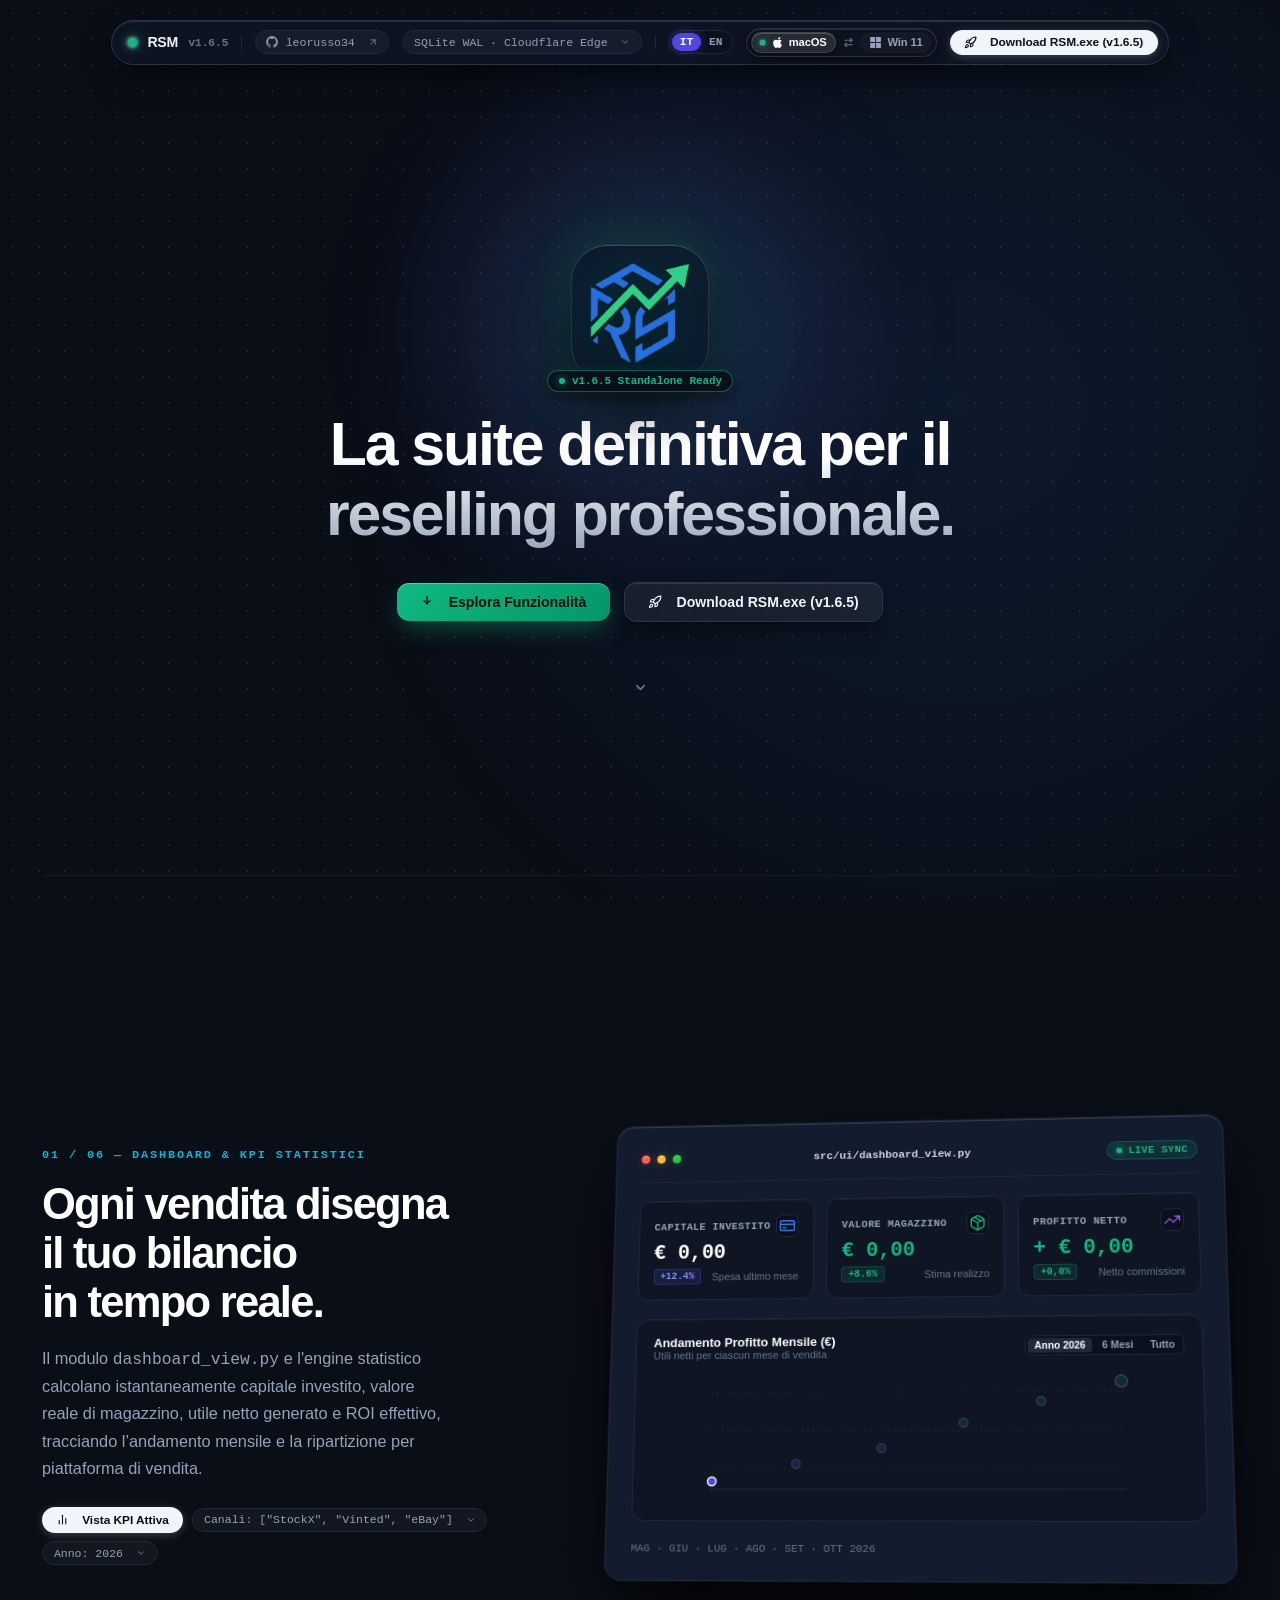
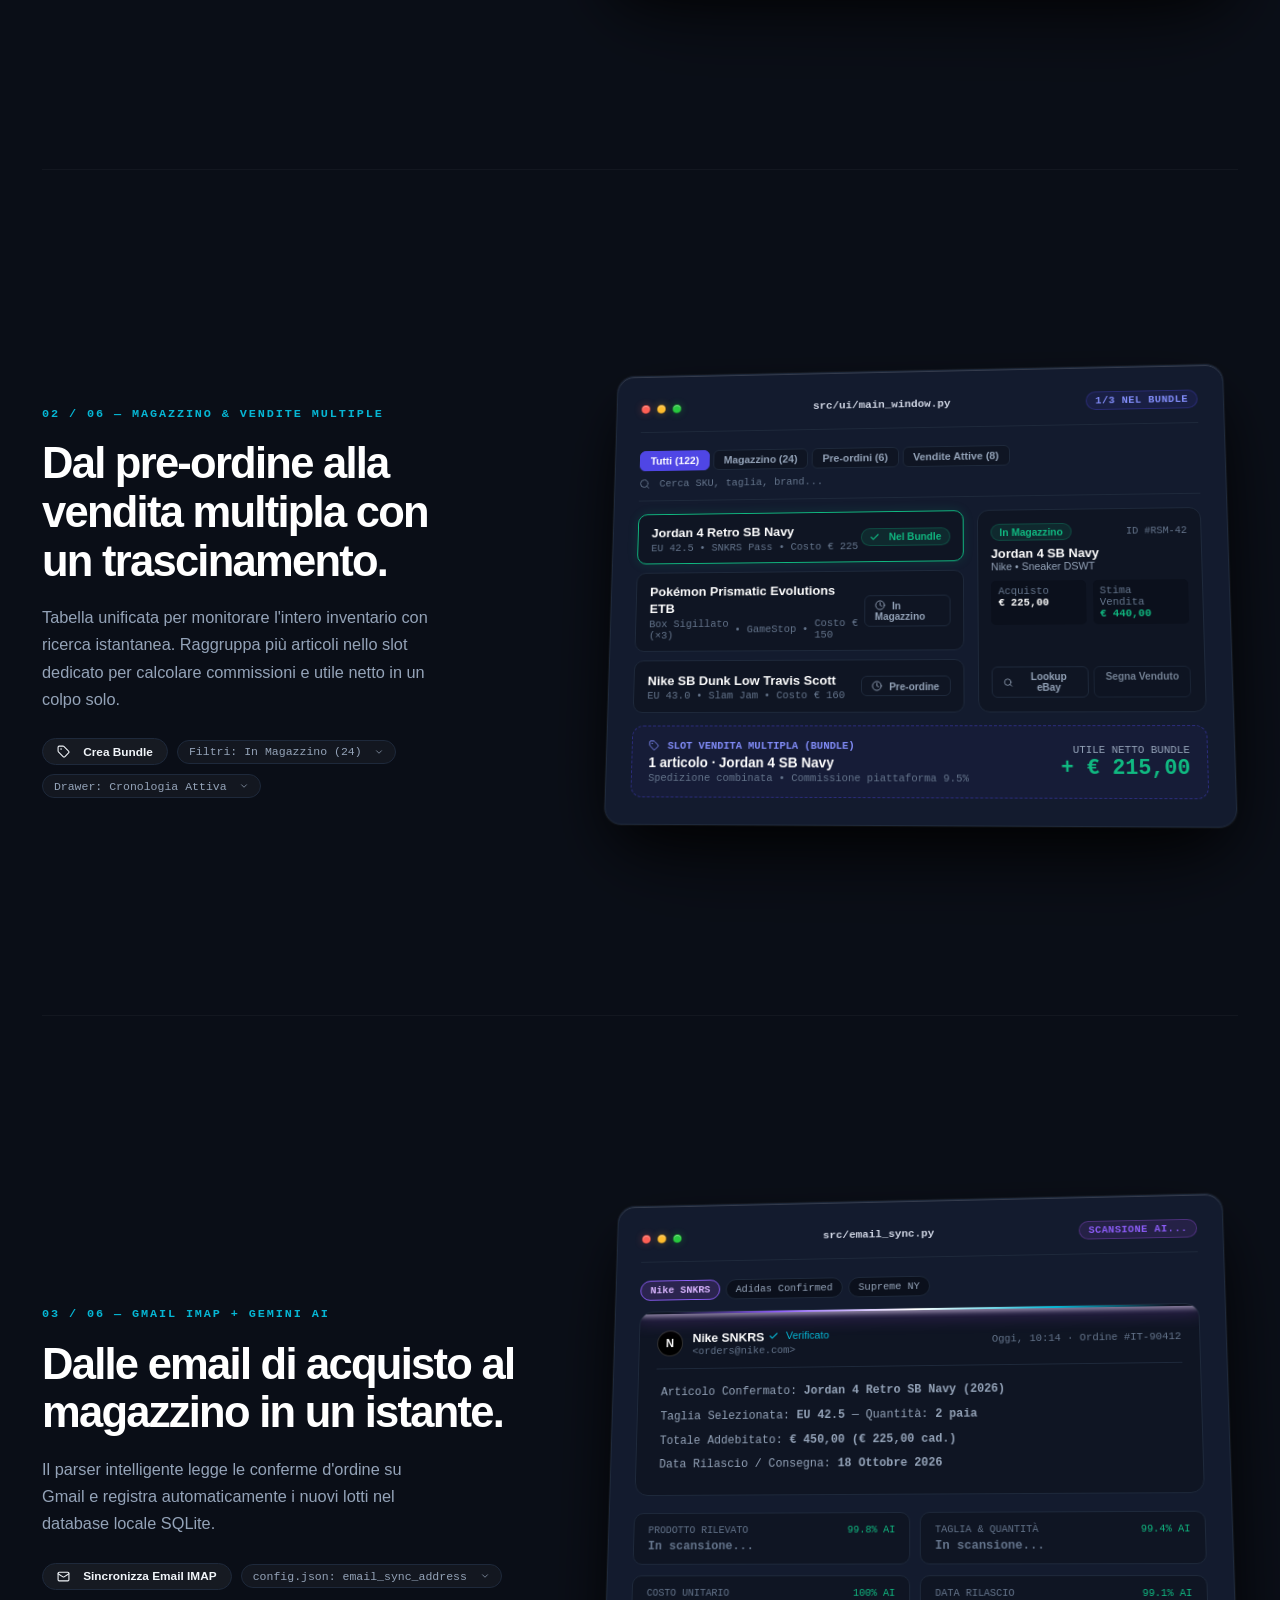
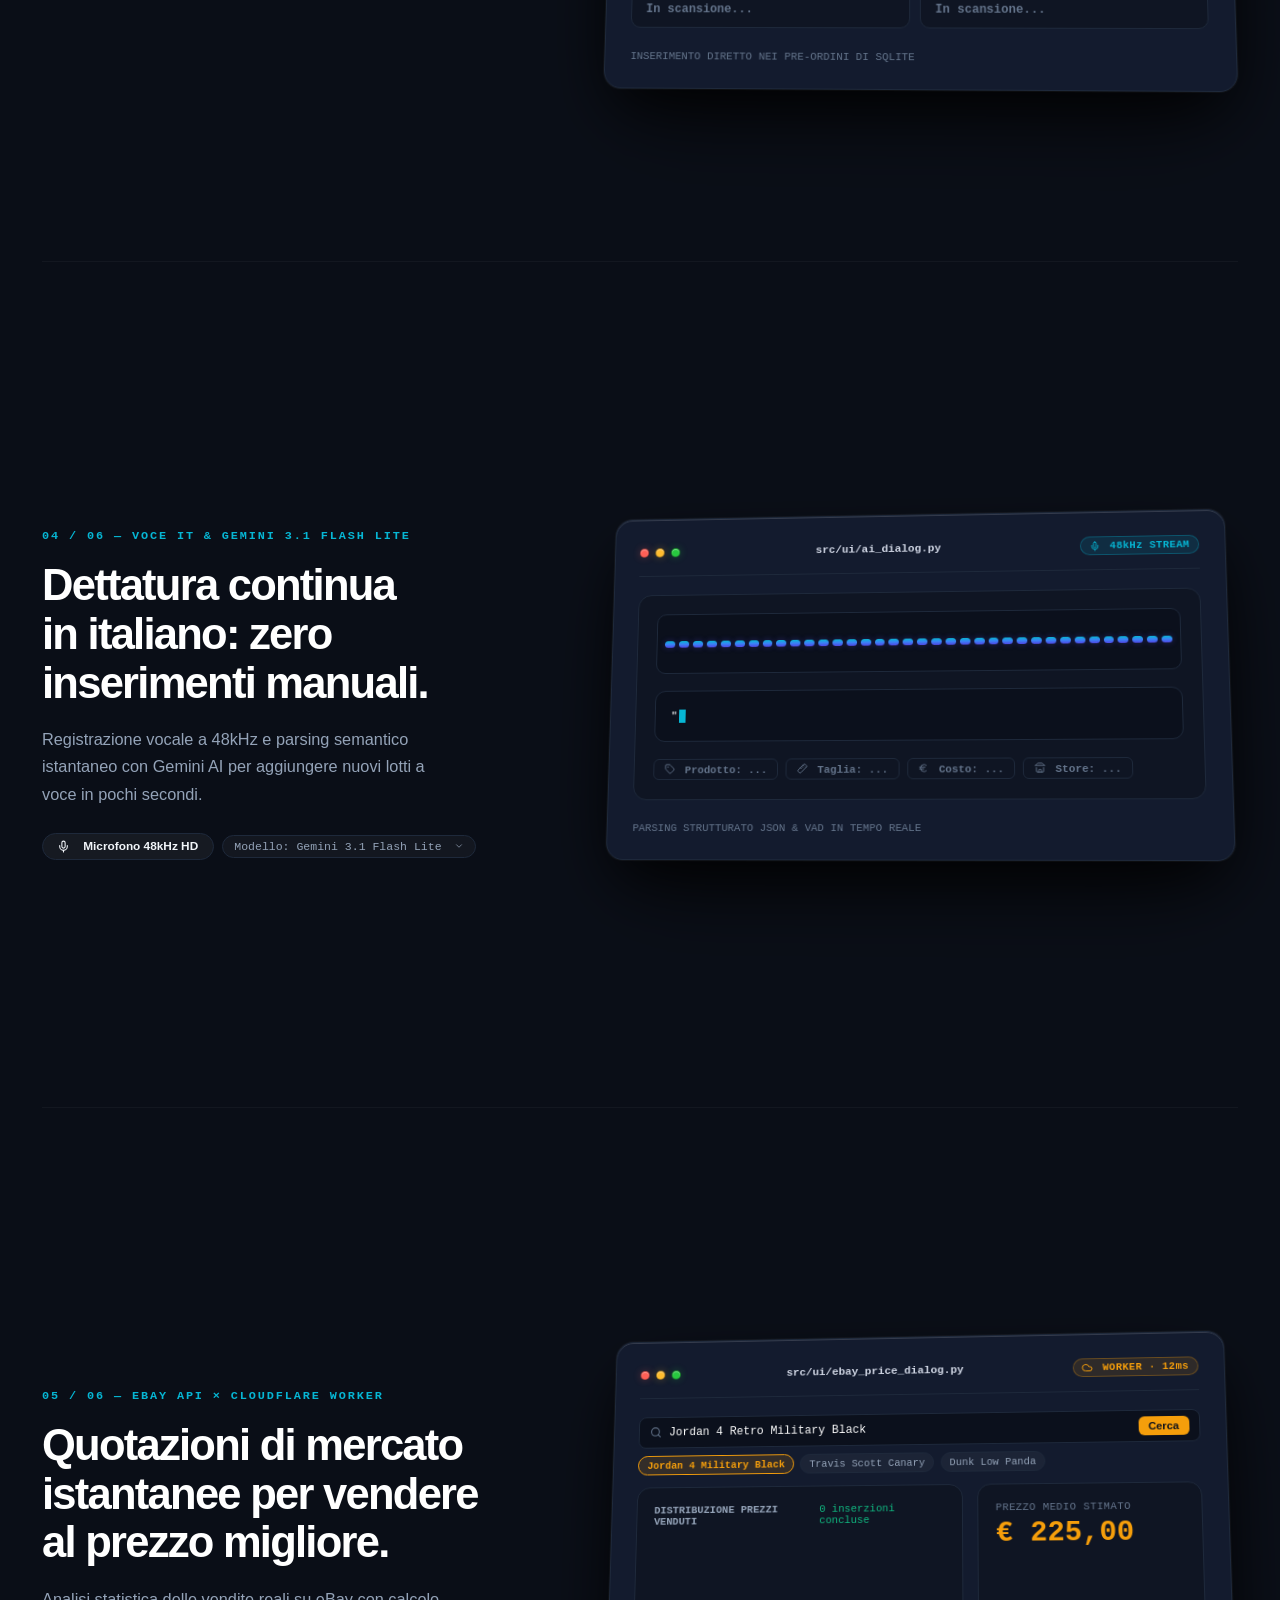
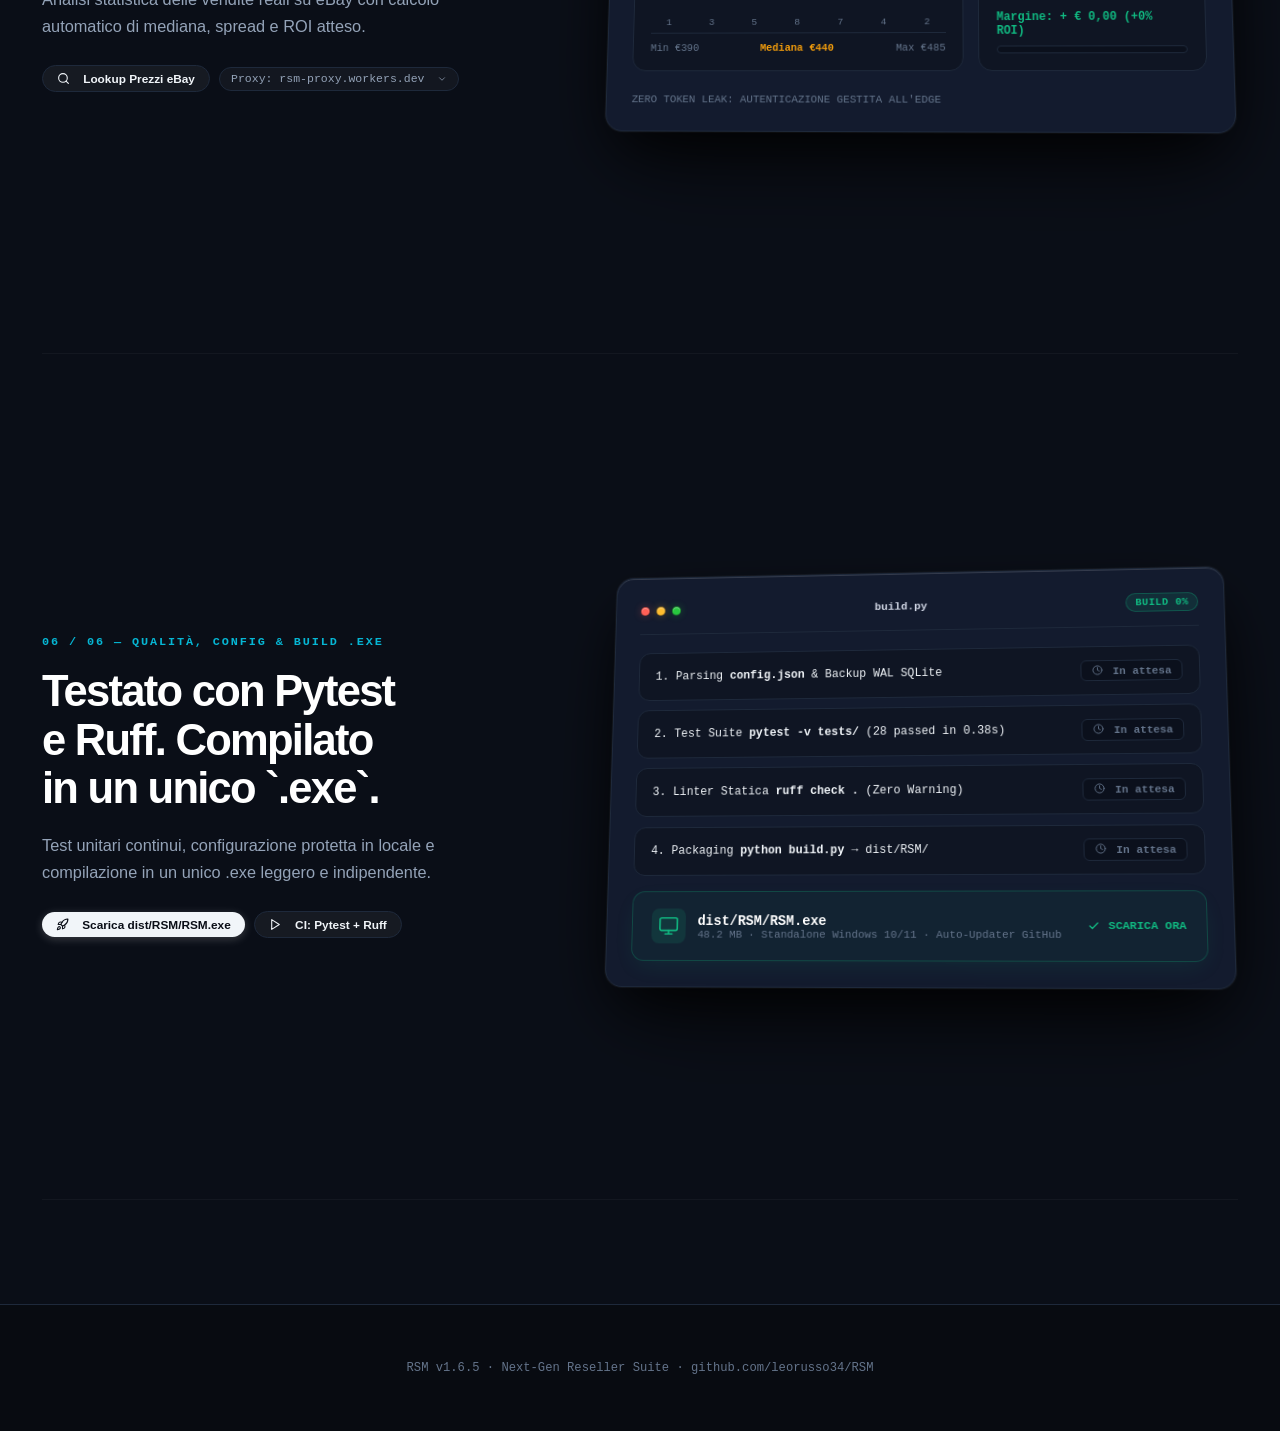
<file: docs/index.html>
<!DOCTYPE html>
<html lang="it" data-theme="dark">
<head>
  <meta charset="UTF-8" />
  <meta name="viewport" content="width=device-width, initial-scale=1.0" />
  <title>RSM</title>
  <meta name="description" content="RSM v1.6.5 — Scrollytelling interattivo in altissima definizione. Mappatura 1:1 con il codice sorgente reale: SQLite WAL, Cloudflare Worker, Gemini AI, eBay API e build PyInstaller." />
  <link rel="icon" type="image/png" href="assets/icon.png" />
  <style>
    /* ==========================================================================
       RSM SHOWCASE (macOS RETINA STYLE) — DESIGN SYSTEM & TOKENS
       Mappato con il repository reale di RSM (web/styles.css & src/config.py):
       - Palette ufficiale: #0a0e17 (App), #0f1523 (Sidebar), #131b2e (Card), #4f46e5 (Accent)
       - Subpixel specular borders, Retina window chrome (3 cerchi con riflesso interno)
       - Motore scrollytelling a 60/120fps con requestAnimationFrame
       ========================================================================== */

    :root {
      color-scheme: dark;
      --bg-app: #0a0e17;
      --bg-sidebar: #0f1523;
      --bg-card: #131b2e;
      --bg-card-hover: #18223a;
      --bg-input: #0b101c;

      --border-color: #1e293b;
      --border-light: #283548;
      --border-highlight: rgba(255, 255, 255, 0.16);

      --text-main: #f1f5f9;
      --text-muted: #94a3b8;
      --text-dim: #64748b;

      --accent-primary: #4f46e5;
      --accent-primary-hover: #4338ca;
      --accent-blue: #3b82f6;
      --accent-emerald: #10b981;
      --accent-amber: #f59e0b;
      --accent-purple: #8b5cf6;
      --accent-rose: #f43f5e;
      --accent-cyan: #06b6d4;

      --font-sans: 'Inter', -apple-system, BlinkMacSystemFont, "Segoe UI", Roboto, Helvetica, Arial, sans-serif;
      --font-mono: 'JetBrains Mono', 'Cascadia Code', 'Fira Code', 'Consolas', monospace;

      scrollbar-color: rgba(255, 255, 255, 0.16) transparent;
      scrollbar-width: thin;
    }

    * {
      box-sizing: border-box;
      margin: 0;
      padding: 0;
      -webkit-font-smoothing: antialiased;
      -moz-osx-font-smoothing: grayscale;
    }

    html, body {
      background-color: var(--bg-app);
      color: var(--text-main);
      font-family: var(--font-sans);
      text-rendering: optimizeLegibility;
      overflow-x: hidden;
      font-feature-settings: "cv02", "cv03", "cv04", "cv11";
    }

    /* Sfondo a matrice di punti ultra-nitido ed emissione radiale dinamica */
    body::before {
      content: "";
      position: fixed;
      inset: 0;
      background-image: radial-gradient(rgba(255, 255, 255, 0.075) 1px, transparent 1px);
      background-size: 26px 26px;
      pointer-events: none;
      z-index: 0;
    }

    body::after {
      content: "";
      position: fixed;
      inset: 0;
      background: radial-gradient(850px circle at 75% 45%, oklch(62% 0.18 var(--ambient-hue, 255) / 0.10), transparent 75%);
      pointer-events: none;
      z-index: 0;
      transition: background 0.3s cubic-bezier(0.16, 1, 0.3, 1);
    }

    h1, h2, h3 {
      text-wrap: balance;
      letter-spacing: -0.035em;
      font-weight: 700;
      line-height: 1.12;
      color: #ffffff;
    }

    p {
      text-wrap: pretty;
      color: var(--text-muted);
      line-height: 1.65;
    }

    .num, .tabular {
      font-variant-numeric: tabular-nums;
      font-feature-settings: "tnum" 1;
    }

    /* Controlli UI puramente dimostrativi */
    .mock-ctrl,
    .ui-select,
    .ui-pill {
      pointer-events: none !important;
      user-select: none !important;
      cursor: default !important;
    }

    /* ==========================================================================
       PROGRESS BAR SUPERIORE & HEADER FLUTTUANTE CON LINGUA & VIEW SWITCHER
       ========================================================================== */
    #progress {
      position: fixed;
      top: 0;
      left: 0;
      width: 100%;
      height: 3px;
      background: linear-gradient(90deg, var(--accent-primary), var(--accent-blue), var(--accent-emerald));
      transform-origin: 0 50%;
      transform: scaleX(var(--global-p, 0));
      z-index: 9999;
      box-shadow: 0 0 16px var(--accent-primary), 0 0 6px var(--accent-emerald);
    }

    .minimal-header {
      position: fixed;
      top: 1.25rem;
      left: 50%;
      transform: translateX(-50%);
      z-index: 100;
      display: flex;
      align-items: center;
      gap: 0.8rem;
      padding: 0.42rem 0.65rem 0.42rem 1rem;
      border-radius: 999px;
      background: rgba(15, 21, 35, 0.90);
      backdrop-filter: blur(24px) saturate(190%);
      -webkit-backdrop-filter: blur(24px) saturate(190%);
      border: 1px solid var(--border-light);
      box-shadow: 0 12px 36px -8px rgba(0, 0, 0, 0.85), inset 0 1px 0 rgba(255, 255, 255, 0.12);
      white-space: nowrap;
    }

    .brand-mark {
      display: flex;
      align-items: center;
      gap: 0.65rem;
      font-size: 0.88rem;
      font-weight: 750;
      letter-spacing: -0.02em;
    }

    /* Cerchio verde che si illumina nello sfondo richiesto dall'utente */
    .brand-dot {
      width: 9px;
      height: 9px;
      border-radius: 50%;
      background: var(--accent-emerald);
      box-shadow: 0 0 12px var(--accent-emerald), 0 0 4px #ffffff;
      animation: pulseBrandDot 2s infinite ease-in-out;
      flex-shrink: 0;
    }

    @keyframes pulseBrandDot {
      0%, 100% {
        box-shadow: 0 0 12px var(--accent-emerald), 0 0 4px #ffffff;
        transform: scale(1);
      }
      50% {
        box-shadow: 0 0 20px 4px var(--accent-emerald), 0 0 8px #ffffff;
        transform: scale(1.15);
      }
    }

    .divider {
      width: 1px;
      height: 14px;
      background: var(--border-color);
    }

    .ui-select {
      display: inline-flex;
      align-items: center;
      gap: 0.45rem;
      padding: 0.28rem 0.68rem;
      border-radius: 999px;
      background: rgba(255, 255, 255, 0.04);
      border: 1px solid var(--border-color);
      font-family: var(--font-mono);
      font-size: 0.72rem;
      color: var(--text-muted);
    }

    .ui-btn {
      display: inline-flex;
      align-items: center;
      gap: 0.45rem;
      padding: 0.35rem 0.9rem;
      border-radius: 999px;
      background: var(--text-main);
      color: var(--bg-app);
      font-size: 0.74rem;
      font-weight: 650;
      border: none;
      box-shadow: 0 2px 10px rgba(255, 255, 255, 0.2);
    }

    .ui-btn.ghost {
      background: rgba(255, 255, 255, 0.05);
      color: var(--text-main);
      border: 1px solid var(--border-color);
      box-shadow: none;
    }

    /* Link Profilo GitHub Autore nell'Header */
    .header-profile-link {
      pointer-events: auto !important;
      cursor: pointer !important;
      user-select: auto !important;
      text-decoration: none !important;
      color: var(--text-muted) !important;
      transition: all 0.2s cubic-bezier(0.16, 1, 0.3, 1);
    }
    .header-profile-link:hover {
      background: rgba(255, 255, 255, 0.08);
      border-color: rgba(255, 255, 255, 0.28);
      color: #ffffff !important;
      transform: translateY(-1px);
    }
    .header-github-icon {
      flex-shrink: 0;
      opacity: 0.85;
      transition: opacity 0.2s;
    }
    .header-profile-link:hover .header-github-icon {
      opacity: 1;
      color: #ffffff;
    }
    .header-profile-link:hover .chevron-icon-svg {
      transform: translate(1px, -1px);
      opacity: 1;
      color: #ffffff;
    }

    /* Selettore Lingua Interattivo IT / EN */
    .lang-switcher-wrap {
      display: flex;
      align-items: center;
      background: var(--bg-input);
      border: 1px solid var(--border-color);
      border-radius: 999px;
      padding: 2px;
    }

    .lang-btn {
      background: transparent;
      border: none;
      color: var(--text-muted);
      font-family: var(--font-mono);
      font-size: 0.69rem;
      font-weight: 700;
      padding: 3px 8px;
      border-radius: 999px;
      cursor: pointer !important;
      pointer-events: auto !important;
      transition: all 0.15s ease;
    }

    .lang-btn:hover {
      color: #fff;
    }

    .lang-btn.active {
      background: var(--accent-primary);
      color: #ffffff;
      box-shadow: 0 0 10px rgba(79, 70, 229, 0.5);
    }

    /* ==========================================================================
       OS SWITCHER CAPSULE (PULSANTE CAMBIO OS CON MICRO-INTERAZIONE & GLOW)
       ========================================================================== */
    .os-switch-capsule {
      position: relative;
      display: inline-flex;
      align-items: center;
      gap: 3px;
      padding: 3px 4px;
      border-radius: 999px;
      background: rgba(14, 20, 32, 0.95);
      border: 1px solid rgba(255, 255, 255, 0.12);
      text-decoration: none;
      font-family: var(--font-sans);
      font-size: 0.70rem;
      font-weight: 650;
      letter-spacing: -0.01em;
      color: var(--text-muted);
      cursor: pointer !important;
      pointer-events: auto !important;
      user-select: none;
      transition: all 0.28s cubic-bezier(0.16, 1, 0.3, 1);
      box-shadow: 0 4px 14px -3px rgba(0, 0, 0, 0.6), inset 0 1px 0 rgba(255, 255, 255, 0.1);
      overflow: hidden;
    }

    /* Sweep di luce olografica al passaggio del mouse */
    .os-switch-capsule::before {
      content: '';
      position: absolute;
      top: 0;
      left: -130%;
      width: 100%;
      height: 100%;
      background: linear-gradient(90deg, transparent, rgba(255, 255, 255, 0.2), transparent);
      transform: skewX(-20deg);
      transition: left 0.65s cubic-bezier(0.16, 1, 0.3, 1);
      pointer-events: none;
    }

    .os-switch-capsule:hover::before {
      left: 130%;
    }

    .os-switch-capsule:hover {
      border-color: rgba(96, 205, 255, 0.45);
      box-shadow: 0 6px 20px -2px rgba(0, 120, 212, 0.4), 0 0 0 1px rgba(96, 205, 255, 0.25);
      transform: translateY(-1px);
    }

    .os-switch-capsule:active {
      transform: translateY(0) scale(0.96);
    }

    /* Chip OS Attivo (macOS su index.html) */
    .os-chip-active {
      display: inline-flex;
      align-items: center;
      gap: 0.32rem;
      padding: 0.2rem 0.52rem;
      border-radius: 999px;
      background: rgba(255, 255, 255, 0.10);
      color: #ffffff;
      font-weight: 700;
      border: 1px solid rgba(255, 255, 255, 0.12);
      box-shadow: inset 0 1px 0 rgba(255, 255, 255, 0.2), 0 2px 6px rgba(0, 0, 0, 0.3);
      transition: all 0.2s ease;
    }

    .os-live-dot {
      width: 5px;
      height: 5px;
      border-radius: 50%;
      background: var(--accent-emerald);
      box-shadow: 0 0 8px var(--accent-emerald), 0 0 2px #ffffff;
      animation: pulseBrandDot 2s infinite ease-in-out;
    }

    /* Icona Centrale di Swap con rotazione elastica a 180° */
    .os-switch-mid {
      display: inline-flex;
      align-items: center;
      justify-content: center;
      width: 18px;
      height: 18px;
      color: var(--text-dim);
      transition: transform 0.45s cubic-bezier(0.34, 1.56, 0.64, 1), color 0.25s ease;
    }

    .os-switch-capsule:hover .os-switch-mid {
      transform: rotate(180deg) scale(1.18);
      color: #60cdff;
    }

    /* Chip OS Target (Windows 11 su index.html) */
    .os-chip-target {
      display: inline-flex;
      align-items: center;
      gap: 0.32rem;
      padding: 0.2rem 0.52rem;
      border-radius: 999px;
      background: rgba(255, 255, 255, 0.03);
      color: var(--text-muted);
      border: 1px solid transparent;
      transition: all 0.25s cubic-bezier(0.16, 1, 0.3, 1);
    }

    .os-icon-svg {
      display: inline-block;
      vertical-align: -1.5px;
      width: 13px;
      height: 13px;
      flex-shrink: 0;
      shape-rendering: geometricPrecision;
      transition: transform 0.3s cubic-bezier(0.34, 1.56, 0.64, 1);
    }

    .os-switch-capsule:hover .os-chip-target {
      background: rgba(0, 120, 212, 0.25);
      color: #60cdff;
      border-color: rgba(96, 205, 255, 0.5);
      box-shadow: 0 0 12px rgba(0, 120, 212, 0.45);
    }

    .os-switch-capsule:hover .os-chip-target .os-icon-svg {
      transform: scale(1.22) rotate(-5deg);
    }

    /* ==========================================================================
       MODERN LINE TECH SVG ICONS & MICRO-INTERACTIONS
       ========================================================================== */
    .ui-icon-svg {
      display: inline-block;
      vertical-align: middle;
      shape-rendering: geometricPrecision;
      transition: all 0.22s cubic-bezier(0.16, 1, 0.3, 1);
    }

    .btn-icon-svg {
      display: inline-block;
      vertical-align: -2px;
      margin-right: 0.35rem;
      shape-rendering: geometricPrecision;
      transition: transform 0.28s cubic-bezier(0.34, 1.56, 0.64, 1), opacity 0.2s ease;
    }

    .chip-icon-svg {
      display: inline-block;
      vertical-align: -1.5px;
      margin-right: 0.25rem;
      shape-rendering: geometricPrecision;
    }

    .chevron-icon-svg {
      display: inline-block;
      vertical-align: -1px;
      margin-left: 0.35rem;
      shape-rendering: geometricPrecision;
      transition: transform 0.2s ease;
      opacity: 0.75;
    }

    /* Micro-interazioni su hover dei controlli */
    .ui-btn:hover .rocket-icon-svg {
      transform: translateY(-2px) rotate(-12deg);
    }

    .ui-btn:hover .mic-icon-svg {
      animation: micPulse 0.8s infinite alternate ease-in-out;
    }

    @keyframes micPulse {
      0% { transform: scale(1); }
      100% { transform: scale(1.22); }
    }

    .ui-btn:hover .search-icon-svg,
    .table-chip:hover .search-icon-svg {
      transform: scale(1.18) rotate(12deg);
    }

    .ui-btn:hover .btn-icon-svg:not(.rocket-icon-svg):not(.mic-icon-svg):not(.search-icon-svg) {
      transform: scale(1.15);
    }

    .ui-select:hover .chevron-icon-svg {
      transform: translateY(1.5px);
      opacity: 1;
    }

    .kpi-icon-badge {
      display: flex;
      align-items: center;
      justify-content: center;
      width: 34px;
      height: 34px;
      border-radius: 9px;
      background: rgba(255, 255, 255, 0.04);
      border: 1px solid rgba(255, 255, 255, 0.08);
      transition: transform 0.25s cubic-bezier(0.34, 1.56, 0.64, 1), box-shadow 0.25s ease;
    }

    .flat-card-inner:hover .kpi-icon-badge {
      transform: scale(1.12) translateY(-1px);
    }

    /* ==========================================================================
       CONTAINER PRINCIPALE & STRUTTURA A SEZIONI
       ========================================================================== */
    .page-wrap {
      max-width: 1260px;
      margin: 0 auto;
      padding: 5.5rem 2rem 6.5rem;
      position: relative;
      z-index: 1;
    }

    /* ==========================================================================
       HERO INTRO SECTION — APPLE KEYNOTE AMBIENT FLOATING LOGO
       ========================================================================== */
    .hero-section {
      min-height: calc(100vh - 7rem);
      display: flex;
      flex-direction: column;
      align-items: center;
      justify-content: center;
      position: relative;
      padding: 3.5rem 1rem 4.5rem;
      margin-bottom: 3rem;
      border-bottom: 1px solid rgba(255, 255, 255, 0.05);
      text-align: center;
      --hero-p: 0;
    }

    .hero-ambient-glow {
      position: absolute;
      top: 30%;
      left: 50%;
      transform: translate(-50%, -50%);
      width: 520px;
      height: 380px;
      background: radial-gradient(circle, rgba(16, 185, 129, 0.22) 0%, rgba(99, 102, 241, 0.16) 45%, transparent 70%);
      filter: blur(60px);
      pointer-events: none;
      z-index: 0;
      animation: heroGlowPulse 6s ease-in-out infinite alternate;
    }

    @keyframes heroGlowPulse {
      0% { transform: translate(-50%, -50%) scale(0.92); opacity: 0.65; }
      100% { transform: translate(-50%, -50%) scale(1.15); opacity: 0.95; }
    }

    .hero-content {
      position: relative;
      z-index: 1;
      max-width: 840px;
      display: flex;
      flex-direction: column;
      align-items: center;
      gap: 1.35rem;
      transform: translateY(calc(var(--hero-p, 0) * -35px));
      opacity: calc(1 - var(--hero-p, 0) * 1.45);
      transition: opacity 0.05s linear;
    }

    .hero-logo-wrapper {
      position: relative;
      margin-bottom: 0.4rem;
      transform-origin: center center;
      transform: translateY(calc(var(--hero-p, 0) * -125px)) scale(calc(1 - var(--hero-p, 0) * 0.72));
      transition: transform 0.05s linear;
    }

    .hero-logo-ring {
      width: 138px;
      height: 138px;
      border-radius: 36px;
      background: rgba(15, 23, 42, 0.75);
      backdrop-filter: blur(28px) saturate(190%);
      -webkit-backdrop-filter: blur(28px) saturate(190%);
      border: 1px solid var(--border-light);
      box-shadow:
        0 26px 65px -15px rgba(0, 0, 0, 0.92),
        0 0 45px rgba(16, 185, 129, 0.22),
        inset 0 1px 0 rgba(255, 255, 255, 0.22);
      display: flex;
      align-items: center;
      justify-content: center;
      padding: 1.15rem;
      position: relative;
      animation: heroLogoFloat 5s ease-in-out infinite;
    }

    @keyframes heroLogoFloat {
      0%, 100% { transform: translateY(0); }
      50% { transform: translateY(-7px); }
    }

    .hero-logo-img {
      width: 100%;
      height: 100%;
      object-fit: contain;
      filter: drop-shadow(0 12px 24px rgba(0, 0, 0, 0.7)) drop-shadow(0 0 16px rgba(16, 185, 129, 0.2));
      image-rendering: auto;
      image-rendering: high-quality;
      -webkit-backface-visibility: hidden;
      backface-visibility: hidden;
      transform: translateZ(0);
    }

    .hero-status-pill {
      position: absolute;
      bottom: -11px;
      left: 50%;
      transform: translateX(-50%);
      display: flex;
      align-items: center;
      gap: 0.45rem;
      padding: 0.25rem 0.65rem;
      border-radius: 999px;
      background: rgba(10, 15, 28, 0.92);
      border: 1px solid rgba(16, 185, 129, 0.45);
      box-shadow: 0 4px 14px rgba(0, 0, 0, 0.6), 0 0 10px rgba(16, 185, 129, 0.2);
      font-family: var(--font-mono);
      font-size: 0.68rem;
      font-weight: 600;
      color: var(--accent-emerald);
      white-space: nowrap;
    }

    .hero-live-dot {
      width: 6px;
      height: 6px;
      border-radius: 50%;
      background: var(--accent-emerald);
      box-shadow: 0 0 8px var(--accent-emerald);
      animation: heroDotPulse 2s infinite ease-in-out;
    }

    @keyframes heroDotPulse {
      0%, 100% { transform: scale(1); opacity: 1; }
      50% { transform: scale(1.4); opacity: 0.6; }
    }

    .hero-badge-capsule {
      display: inline-flex;
      align-items: center;
      gap: 0.5rem;
      padding: 0.35rem 0.9rem;
      border-radius: 999px;
      background: rgba(255, 255, 255, 0.05);
      border: 1px solid var(--border-light);
      font-size: 0.78rem;
      font-weight: 600;
      color: var(--text-muted);
      letter-spacing: 0.02em;
    }

    .hero-title {
      font-size: clamp(2.2rem, 5vw, 3.8rem);
      font-weight: 800;
      letter-spacing: -0.035em;
      line-height: 1.15;
      background: linear-gradient(180deg, #ffffff 30%, #94a3b8 100%);
      -webkit-background-clip: text;
      -webkit-text-fill-color: transparent;
      margin: 0;
      padding-bottom: 0.35rem;
    }

    .hero-actions {
      display: flex;
      align-items: center;
      justify-content: center;
      gap: 0.9rem;
      flex-wrap: wrap;
      margin-top: 0.35rem;
    }

    .hero-btn-primary {
      display: inline-flex;
      align-items: center;
      gap: 0.55rem;
      padding: 0.68rem 1.45rem;
      border-radius: 12px;
      background: linear-gradient(135deg, #10b981, #059669);
      color: #05140d;
      font-weight: 700;
      font-size: 0.88rem;
      border: none;
      cursor: pointer;
      box-shadow: 0 10px 25px -5px rgba(16, 185, 129, 0.4), inset 0 1px 0 rgba(255, 255, 255, 0.3);
      transition: transform 0.18s cubic-bezier(0.16, 1, 0.3, 1), box-shadow 0.18s;
    }

    .hero-btn-primary:hover {
      transform: translateY(-2px);
      box-shadow: 0 14px 30px -5px rgba(16, 185, 129, 0.55), inset 0 1px 0 rgba(255, 255, 255, 0.4);
    }

    .hero-btn-secondary {
      display: inline-flex;
      align-items: center;
      gap: 0.55rem;
      padding: 0.68rem 1.45rem;
      border-radius: 12px;
      background: rgba(255, 255, 255, 0.06);
      backdrop-filter: blur(16px);
      -webkit-backdrop-filter: blur(16px);
      color: var(--text-main);
      font-weight: 600;
      font-size: 0.88rem;
      border: 1px solid var(--border-light);
      text-decoration: none;
      cursor: pointer;
      box-shadow: 0 10px 25px -5px rgba(0, 0, 0, 0.5), inset 0 1px 0 rgba(255, 255, 255, 0.1);
      transition: background 0.18s, border-color 0.18s, transform 0.18s;
    }

    .hero-btn-secondary:hover {
      background: rgba(255, 255, 255, 0.1);
      border-color: rgba(255, 255, 255, 0.25);
      transform: translateY(-2px);
    }

    .hero-scroll-indicator {
      display: inline-flex;
      align-items: center;
      justify-content: center;
      padding: 0.5rem;
      margin-top: 1.8rem;
      cursor: pointer;
      color: var(--text-dim);
      transition: color 0.2s, transform 0.2s;
    }

    .hero-scroll-indicator:hover {
      color: var(--text-muted);
    }

    .hero-chevron-bounce {
      animation: chevronBounce 1.8s infinite ease-in-out;
    }

    @keyframes chevronBounce {
      0%, 100% { transform: translateY(0); }
      50% { transform: translateY(6px); }
    }

    .point-section {
      min-height: 94vh;
      display: grid;
      grid-template-columns: 1fr;
      align-items: center;
      gap: 2.8rem;
      padding: 4.8rem 0;
      border-bottom: 1px solid rgba(255, 255, 255, 0.04);
      --p: 0;
    }

    @media (min-width: 960px) {
      .point-section {
        grid-template-columns: 0.85fr 1.15fr;
        gap: 4.5rem;
      }
    }

    /* Colonna sinistra: Testo chiaro, pulito e SENZA PERCENTUALI */
    .point-copy {
      display: flex;
      flex-direction: column;
      gap: 1.15rem;
      transform: translateY(calc((0.5 - var(--p)) * 20px));
      transition: transform 0.1s ease-out;
    }

    .point-eyebrow {
      font-family: var(--font-mono);
      font-size: 0.74rem;
      letter-spacing: 0.16em;
      text-transform: uppercase;
      color: var(--accent-cyan);
      display: inline-flex;
      align-items: center;
      gap: 0.65rem;
      font-weight: 600;
    }

    .point-copy h2 {
      font-size: clamp(2.1rem, 3.4vw, 3rem);
      letter-spacing: -0.04em;
    }

    .point-copy p {
      font-size: 1.02rem;
      max-width: 44ch;
      line-height: 1.68;
    }

    .point-controls {
      display: flex;
      flex-wrap: wrap;
      align-items: center;
      gap: 0.55rem;
      margin-top: 0.4rem;
    }

    /* ==========================================================================
       COLONNA DESTRA: SCHEDE GRAFICHE AD ALTISSIMA DEFINIZIONE (macOS RETINA)
       ========================================================================== */
    .graphic-card {
      background: var(--bg-card);
      backdrop-filter: blur(32px) saturate(190%);
      -webkit-backdrop-filter: blur(32px) saturate(190%);
      border: 1px solid var(--border-color);
      border-radius: 18px;
      padding: 1.65rem;
      box-shadow:
        0 0 0 1px rgba(255, 255, 255, 0.04),
        0 24px 60px -15px rgba(0, 0, 0, 0.9),
        0 45px 95px -25px rgba(0, 0, 0, 0.7),
        inset 0 1px 0 rgba(255, 255, 255, 0.14);
      position: relative;
      overflow: hidden;
      transform:
        perspective(1200px)
        rotateX(calc((0.5 - var(--p)) * 14deg))
        rotateY(calc((0.5 - var(--p)) * -8deg))
        scale(calc(0.96 + sin(var(--p) * 3.14159) * 0.04));
      transition: border-color 0.25s, box-shadow 0.25s;
    }

    .graphic-card:hover {
      border-color: var(--border-light);
    }

    /* Topbar Retina con Chrome macOS (3 pallini con riflesso interno) */
    .graphic-topbar {
      display: flex;
      align-items: center;
      justify-content: space-between;
      gap: 0.6rem;
      flex-wrap: nowrap;
      padding-bottom: 0.95rem;
      margin-bottom: 1.25rem;
      border-bottom: 1px solid var(--border-color);
      font-family: var(--font-mono);
      font-size: 0.73rem;
      color: var(--text-muted);
    }

    .window-dots {
      display: flex;
      align-items: center;
      gap: 7px;
      flex-shrink: 0;
    }

    .dot {
      width: 10px;
      height: 10px;
      border-radius: 50%;
    }
    .dot-close {
      background: #ff5f56;
      box-shadow: inset 0 1px 1px rgba(255,255,255,0.4), 0 0 8px rgba(255,95,86,0.3);
      border: 0.5px solid rgba(0,0,0,0.3);
    }
    .dot-min {
      background: #ffbd2e;
      box-shadow: inset 0 1px 1px rgba(255,255,255,0.4), 0 0 8px rgba(255,189,46,0.3);
      border: 0.5px solid rgba(0,0,0,0.3);
    }
    .dot-max {
      background: #27c93f;
      box-shadow: inset 0 1px 1px rgba(255,255,255,0.4), 0 0 8px rgba(39,201,63,0.3);
      border: 0.5px solid rgba(0,0,0,0.3);
    }

    .win-title {
      display: flex;
      align-items: center;
      justify-content: center;
      gap: 0.45rem;
      color: #d1d7e5;
      font-weight: 550;
      white-space: nowrap;
      overflow: hidden;
      text-overflow: ellipsis;
      min-width: 0;
      flex: 1;
    }

    .win-title span {
      overflow: hidden;
      text-overflow: ellipsis;
      white-space: nowrap;
      min-width: 0;
    }

    .status-pill-live {
      display: inline-flex;
      align-items: center;
      gap: 0.4rem;
      padding: 0.18rem 0.55rem;
      border-radius: 999px;
      background: rgba(16, 185, 129, 0.12);
      border: 1px solid rgba(16, 185, 129, 0.3);
      color: var(--accent-emerald);
      font-size: 0.67rem;
      font-weight: 650;
      letter-spacing: 0.04em;
      white-space: nowrap;
      flex-shrink: 0;
    }

    .pulsing-dot {
      width: 6px;
      height: 6px;
      border-radius: 50%;
      background: var(--accent-emerald);
      box-shadow: 0 0 8px var(--accent-emerald);
      animation: pulseGlow 1.8s infinite ease-in-out;
    }

    @keyframes pulseGlow {
      0%, 100% { opacity: 1; transform: scale(1); }
      50% { opacity: 0.4; transform: scale(0.75); }
    }

    .graphic-footer {
      display: flex;
      align-items: center;
      justify-content: flex-start;
      padding-top: 0.6rem;
      margin-top: 0.8rem;
      font-family: var(--font-mono);
      font-size: 0.7rem;
      color: var(--text-dim);
    }

    .scroll-scrub {
      width: 100px;
      height: 4px;
      background: rgba(255, 255, 255, 0.08);
      border-radius: 99px;
      overflow: hidden;
      border: 1px solid rgba(255, 255, 255, 0.04);
    }
    .scroll-scrub-fill {
      height: 100%;
      width: calc(var(--p) * 100%);
      background: linear-gradient(90deg, var(--accent-primary), var(--accent-emerald));
      box-shadow: 0 0 8px var(--accent-emerald);
    }

    /* --------------------------------------------------------------------------
       CARD 01: DASHBOARD CON 3 KPI FLAT & GRAFICO UTILE MENSILE HD
       -------------------------------------------------------------------------- */
    .kpi-grid {
      display: grid;
      grid-template-columns: repeat(3, minmax(0, 1fr));
      gap: 0.85rem;
      margin-bottom: 1.25rem;
    }

    .flat-card-inner {
      background: var(--bg-sidebar);
      border: 1px solid var(--border-color);
      border-radius: 12px;
      padding: 0.95rem;
      position: relative;
      box-shadow: inset 0 1px 0 rgba(255, 255, 255, 0.04);
    }

    .kpi-card-header {
      display: flex;
      align-items: center;
      justify-content: space-between;
      margin-bottom: 0.35rem;
    }

    .kpi-title {
      font-size: 0.68rem;
      font-weight: 700;
      letter-spacing: 0.04em;
      text-transform: uppercase;
      color: var(--text-muted);
      font-family: var(--font-mono);
    }

    .kpi-icon-badge {
      width: 24px;
      height: 24px;
      border-radius: 6px;
      display: flex;
      align-items: center;
      justify-content: center;
      background: var(--bg-input);
      border: 1px solid var(--border-color);
      font-size: 0.75rem;
    }

    .kpi-value {
      font-size: 1.35rem;
      font-weight: 750;
      color: #fff;
      margin-bottom: 0.25rem;
      line-height: 1.1;
      font-family: var(--font-mono);
      white-space: nowrap;
    }

    .kpi-footer-row {
      display: flex;
      align-items: center;
      justify-content: space-between;
      gap: 0.45rem;
      font-size: 0.68rem;
    }

    .kpi-trend {
      font-family: var(--font-mono);
      font-size: 0.64rem;
      font-weight: 600;
      padding: 0.1rem 0.4rem;
      border-radius: 4px;
      white-space: nowrap;
      flex-shrink: 0;
      line-height: 1.2;
    }
    .kpi-trend.positive {
      color: var(--accent-emerald);
      background: rgba(16, 185, 129, 0.12);
      border: 1px solid rgba(16, 185, 129, 0.25);
    }
    .kpi-trend.neutral {
      color: #818cf8;
      background: rgba(99, 102, 241, 0.12);
      border: 1px solid rgba(99, 102, 241, 0.25);
    }

    .chart-container-card {
      background: var(--bg-sidebar);
      border: 1px solid var(--border-color);
      border-radius: 14px;
      padding: 1.1rem 1.1rem 0.8rem;
      position: relative;
      box-shadow: inset 0 1px 0 rgba(255, 255, 255, 0.04);
    }

    .chart-header-row {
      display: flex;
      align-items: center;
      justify-content: space-between;
      margin-bottom: 0.85rem;
    }

    .timeframe-pills {
      display: flex;
      gap: 3px;
      background: var(--bg-input);
      padding: 2px;
      border-radius: 6px;
      border: 1px solid var(--border-color);
    }

    .timeframe-pill {
      padding: 2px 7px;
      font-size: 0.65rem;
      font-weight: 600;
      color: var(--text-muted);
      border-radius: 4px;
    }
    .timeframe-pill.active {
      background: var(--border-color);
      color: #fff;
    }

    /* --------------------------------------------------------------------------
       CARD 02: MAGAZZINO, TABELLA UNIFICATA, DRAG & DROP BUNDLE E SIDE-DRAWER
       -------------------------------------------------------------------------- */
    .table-layout-wrap {
      display: flex;
      flex-direction: column;
      gap: 0.85rem;
    }

    .table-toolbar-head {
      display: flex;
      align-items: center;
      justify-content: space-between;
      padding-bottom: 0.75rem;
      border-bottom: 1px solid var(--border-color);
      flex-wrap: wrap;
      gap: 0.5rem;
    }

    .table-tab-chips {
      display: flex;
      gap: 4px;
    }

    .table-chip {
      padding: 0.25rem 0.65rem;
      font-size: 0.7rem;
      font-weight: 600;
      border-radius: 6px;
      background: var(--bg-sidebar);
      color: var(--text-muted);
      border: 1px solid var(--border-color);
    }
    .table-chip.active {
      background: var(--accent-primary);
      border-color: var(--accent-primary);
      color: #fff;
    }

    .inventory-split-deck {
      display: grid;
      grid-template-columns: minmax(0, 1.2fr) minmax(0, 0.8fr);
      gap: 0.85rem;
    }

    .table-rows-list {
      display: flex;
      flex-direction: column;
      gap: 0.55rem;
    }

    .table-row-item {
      background: var(--bg-sidebar);
      border: 1px solid var(--border-color);
      border-radius: 10px;
      padding: 0.65rem 0.85rem;
      display: flex;
      align-items: center;
      justify-content: space-between;
      transition: all 0.2s cubic-bezier(0.16, 1, 0.3, 1);
    }

    .table-row-item.highlighted {
      border-color: var(--accent-emerald);
      box-shadow: 0 0 12px rgba(16, 185, 129, 0.15);
    }

    .item-sku-sub {
      font-size: 0.68rem;
      color: var(--text-dim);
      font-family: var(--font-mono);
      display: flex;
      align-items: center;
      gap: 0.4rem;
      margin-top: 0.1rem;
    }

    .drawer-preview-card {
      background: var(--bg-sidebar);
      border: 1px solid var(--border-color);
      border-radius: 12px;
      padding: 0.85rem;
      display: flex;
      flex-direction: column;
      justify-content: space-between;
    }

    .drawer-badge-status {
      display: inline-flex;
      align-items: center;
      gap: 0.35rem;
      font-size: 0.66rem;
      font-weight: 650;
      padding: 0.15rem 0.5rem;
      border-radius: 999px;
      background: rgba(16, 185, 129, 0.12);
      color: var(--accent-emerald);
      border: 1px solid rgba(16, 185, 129, 0.25);
    }

    .bundle-tray-zone {
      padding: 0.85rem 1.05rem;
      border-radius: 12px;
      background: rgba(79, 70, 229, 0.05);
      border: 1px dashed rgba(79, 70, 229, 0.4);
      display: flex;
      align-items: center;
      justify-content: space-between;
    }

    /* --------------------------------------------------------------------------
       CARD 03: GMAIL IMAP + GEMINI AI LASER SCANNER HD
       -------------------------------------------------------------------------- */
    .email-scanner-card {
      background: var(--bg-sidebar);
      border: 1px solid var(--border-color);
      border-radius: 14px;
      padding: 1.15rem;
      position: relative;
      overflow: hidden;
      margin-bottom: 1.1rem;
    }

    .scan-laser-beam {
      position: absolute;
      left: 0;
      right: 0;
      top: calc(var(--laser-p, var(--p)) * 100%);
      height: 2px;
      background: linear-gradient(90deg, transparent 5%, var(--accent-purple) 25%, #fff 50%, var(--accent-cyan) 75%, transparent 95%);
      box-shadow: 0 0 20px 4px rgba(168, 85, 247, 0.4), 0 0 6px 1px #fff;
      pointer-events: none;
      z-index: 5;
    }

    .email-sender-profile {
      display: flex;
      align-items: center;
      justify-content: space-between;
      padding-bottom: 0.75rem;
      margin-bottom: 0.85rem;
      border-bottom: 1px solid var(--border-color);
    }

    .sender-avatar {
      width: 28px;
      height: 28px;
      border-radius: 50%;
      background: #000;
      color: #fff;
      border: 1px solid rgba(255, 255, 255, 0.2);
      display: flex;
      align-items: center;
      justify-content: center;
      font-size: 0.75rem;
      font-weight: 800;
    }

    .email-receipt-lines {
      font-family: var(--font-mono);
      font-size: 0.76rem;
      line-height: 1.8;
      color: var(--text-muted);
    }

    .extracted-fields-deck {
      display: grid;
      grid-template-columns: repeat(2, 1fr);
      gap: 0.65rem;
    }

    .extracted-node {
      background: var(--bg-sidebar);
      border: 1px solid var(--border-color);
      border-radius: 10px;
      padding: 0.7rem 0.9rem;
      font-family: var(--font-mono);
      display: flex;
      flex-direction: column;
      gap: 0.25rem;
    }

    /* --------------------------------------------------------------------------
       CARD 04: STUDIO AUDIO VOCALE & STREAMING GEMINI
       -------------------------------------------------------------------------- */
    .audio-studio-card {
      background: var(--bg-sidebar);
      border: 1px solid var(--border-color);
      border-radius: 14px;
      padding: 1.25rem;
      display: flex;
      flex-direction: column;
      gap: 1.1rem;
    }

    .bars-visualizer-deck {
      height: 64px;
      display: flex;
      align-items: center;
      justify-content: space-between;
      gap: 4px;
      padding: 0 0.5rem;
      background: var(--bg-input);
      border-radius: 10px;
      border: 1px solid var(--border-color);
    }

    .spec-bar {
      flex: 1;
      height: 12%;
      border-radius: 99px;
      background: linear-gradient(to top, var(--accent-primary), var(--accent-blue), var(--accent-cyan));
      box-shadow: 0 0 6px rgba(79, 70, 229, 0.35);
      transition: height 0.05s ease-out;
    }

    .speech-transcript-box {
      padding: 0.85rem 1.05rem;
      border-radius: 11px;
      background: var(--bg-input);
      border: 1px solid var(--border-color);
      font-size: 0.88rem;
      min-height: 3.4rem;
      display: flex;
      align-items: center;
      line-height: 1.5;
    }

    .ai-cursor {
      display: inline-block;
      width: 7px;
      height: 14px;
      background: var(--accent-cyan);
      margin-left: 3px;
      vertical-align: middle;
      animation: blinkCursor 0.8s infinite;
    }

    @keyframes blinkCursor {
      0%, 100% { opacity: 1; }
      50% { opacity: 0; }
    }

    /* --------------------------------------------------------------------------
       CARD 05: PROFONDITÀ DI MERCATO EBAY & GAUGE MARGINE HD
       -------------------------------------------------------------------------- */
    .ebay-market-grid {
      display: grid;
      grid-template-columns: minmax(0, 1.2fr) minmax(0, 0.8fr);
      gap: 0.95rem;
    }

    .market-box-panel {
      background: var(--bg-sidebar);
      border: 1px solid var(--border-color);
      border-radius: 14px;
      padding: 1.1rem;
    }

    .hist-container {
      height: 112px;
      display: flex;
      align-items: flex-end;
      justify-content: space-between;
      gap: 7px;
      padding-top: 1.1rem;
      border-bottom: 1px solid var(--border-color);
      position: relative;
    }

    .hist-bar-col {
      flex: 1;
      border-radius: 4px 4px 0 0;
      background: rgba(255, 255, 255, 0.12);
      transition: height 0.08s ease-out;
      position: relative;
    }

    .hist-bar-col.accent {
      background: linear-gradient(to top, var(--accent-amber), var(--accent-emerald));
      box-shadow: 0 0 12px rgba(16, 185, 129, 0.35);
    }

    .hist-col-count {
      position: absolute;
      top: -16px;
      left: 50%;
      transform: translateX(-50%);
      font-family: var(--font-mono);
      font-size: 0.62rem;
      color: var(--text-dim);
    }

    .gauge-progress-bar {
      height: 8px;
      background: var(--bg-input);
      border-radius: 99px;
      overflow: hidden;
      margin-top: 0.5rem;
      border: 1px solid var(--border-color);
    }

    .gauge-fill {
      height: 100%;
      width: calc(var(--p) * 100%);
      background: linear-gradient(90deg, var(--accent-amber), var(--accent-emerald));
      box-shadow: 0 0 8px var(--accent-emerald);
    }

    /* --------------------------------------------------------------------------
       CARD 06: PIPELINE DEVOPS & STANDALONE .EXE ARTIFACT
       -------------------------------------------------------------------------- */
    .devops-steps-deck {
      display: flex;
      flex-direction: column;
      gap: 0.65rem;
    }

    .step-console-row {
      background: var(--bg-sidebar);
      border: 1px solid var(--border-color);
      border-radius: 12px;
      padding: 0.85rem 1.05rem;
      font-family: var(--font-mono);
      font-size: 0.76rem;
      display: flex;
      align-items: center;
      justify-content: space-between;
      transition: all 0.2s cubic-bezier(0.16, 1, 0.3, 1);
    }

    .artifact-binary-card {
      margin-top: 1rem;
      padding: 1.05rem 1.25rem;
      border-radius: 13px;
      background: rgba(16, 185, 129, 0.05);
      border: 1px solid rgba(16, 185, 129, 0.25);
      display: flex;
      align-items: center;
      justify-content: space-between;
      box-shadow: 0 8px 24px -6px rgba(16, 185, 129, 0.12);
      text-decoration: none;
      cursor: pointer;
      transition: background 0.2s cubic-bezier(0.16, 1, 0.3, 1), border-color 0.2s, transform 0.2s, box-shadow 0.2s;
    }
    .artifact-binary-card:hover {
      background: rgba(16, 185, 129, 0.12);
      border-color: rgba(16, 185, 129, 0.55);
      transform: translateY(-2px);
      box-shadow: 0 12px 28px -4px rgba(16, 185, 129, 0.24);
    }

    .download-action {
      cursor: pointer !important;
      text-decoration: none !important;
    }

    /* Interactive Controls & Live Demo States */
    .interactive-btn {
      cursor: pointer !important;
      pointer-events: auto !important;
      user-select: auto !important;
      transition: all 0.2s cubic-bezier(0.16, 1, 0.3, 1) !important;
    }
    .interactive-btn:hover {
      background: rgba(255, 255, 255, 0.12) !important;
      border-color: var(--text-main) !important;
      transform: translateY(-1px);
    }
    .interactive-btn:active {
      transform: translateY(0);
    }
    .interactive-btn.recording {
      background: rgba(244, 63, 94, 0.2) !important;
      border-color: rgba(244, 63, 94, 0.6) !important;
      color: #fda4af !important;
    }

    /* Timeframe Pills Interactive */
    .timeframe-pill {
      cursor: pointer !important;
      user-select: none !important;
      transition: all 0.2s cubic-bezier(0.16, 1, 0.3, 1) !important;
    }
    .timeframe-pill:hover {
      background: rgba(255, 255, 255, 0.1) !important;
      color: #ffffff !important;
    }

    /* Inventory Rows & Tab Chips Interactive */
    .table-tab-chips .table-chip {
      cursor: pointer !important;
      user-select: none !important;
      transition: all 0.18s cubic-bezier(0.16, 1, 0.3, 1) !important;
    }
    .table-tab-chips .table-chip:hover {
      background: rgba(255, 255, 255, 0.08) !important;
      color: #ffffff !important;
    }
    .table-row-item {
      cursor: pointer !important;
      user-select: none !important;
      transition: all 0.22s cubic-bezier(0.16, 1, 0.3, 1) !important;
    }
    .table-row-item:hover {
      background: rgba(255, 255, 255, 0.04) !important;
      border-color: rgba(255, 255, 255, 0.2) !important;
      transform: translateX(2px);
    }

    /* DevOps Pipeline Row Interactive */
    .step-console-row {
      transition: all 0.25s cubic-bezier(0.16, 1, 0.3, 1) !important;
    }
    .step-console-row .table-chip {
      transition: all 0.25s cubic-bezier(0.16, 1, 0.3, 1) !important;
    }
    .interactive-btn:hover {
      background: rgba(255, 255, 255, 0.12) !important;
      border-color: var(--text-main) !important;
      transform: translateY(-1px);
    }
    .interactive-btn:active {
      transform: translateY(0);
    }
    .interactive-btn.recording {
      background: rgba(244, 63, 94, 0.2) !important;
      border-color: rgba(244, 63, 94, 0.6) !important;
      color: #fda4af !important;
    }

    /* Live Audio Studio Demo Styling */
    .audio-studio-card {
      cursor: pointer;
      transition: border-color 0.25s, box-shadow 0.25s;
    }
    .audio-studio-card:hover {
      border-color: rgba(6, 182, 212, 0.45);
    }
    .audio-studio-card.recording {
      border-color: rgba(244, 63, 94, 0.55);
      box-shadow: 0 0 24px -4px rgba(244, 63, 94, 0.3);
    }
    .spec-bar {
      transition: height 0.08s ease, background 0.2s;
    }

    /* Email IMAP & Laser Scanner Interactive Styling */
    .email-scanner-card {
      cursor: pointer;
      transition: border-color 0.25s, box-shadow 0.25s;
    }
    .email-scanner-card:hover {
      border-color: rgba(168, 85, 247, 0.5);
    }
    .email-scanner-card.scanning {
      border-color: rgba(168, 85, 247, 0.7);
      box-shadow: 0 0 28px -4px rgba(168, 85, 247, 0.35);
    }
    .email-receipt-lines div {
      padding: 0.12rem 0.35rem;
      border-radius: 4px;
      transition: background 0.2s ease, color 0.2s ease;
    }
    .email-presets-row {
      display: flex;
      flex-wrap: wrap;
      gap: 0.4rem;
      margin-bottom: 0.75rem;
    }
    .email-preset-chip {
      cursor: pointer;
      padding: 0.25rem 0.6rem;
      border-radius: 999px;
      background: var(--bg-input, #0b101c);
      border: 1px solid var(--border-color, #1e293b);
      color: var(--text-muted);
      font-size: 0.68rem;
      font-family: var(--font-mono);
      transition: all 0.18s cubic-bezier(0.16, 1, 0.3, 1);
      user-select: none;
    }
    .email-preset-chip:hover {
      background: var(--bg-sidebar);
      border-color: var(--accent-purple);
      color: #ffffff;
    }
    .email-preset-chip.active {
      background: rgba(168, 85, 247, 0.16);
      border-color: var(--accent-purple);
      color: #d8b4fe;
      font-weight: 600;
    }

    /* eBay Interactive Search & Preset Chips */
    .ebay-search-row {
      margin-bottom: 0.85rem;
      display: flex;
      flex-direction: column;
      gap: 0.55rem;
    }
    .ebay-input-wrap {
      display: flex;
      align-items: center;
      gap: 0.5rem;
      background: var(--bg-input, #0b101c);
      border: 1px solid var(--border-color, #1e293b);
      border-radius: 8px;
      padding: 0.35rem 0.65rem;
      transition: border-color 0.2s, box-shadow 0.2s;
    }
    .ebay-input-wrap:focus-within {
      border-color: var(--accent-amber, #f59e0b);
      box-shadow: 0 0 0 2px rgba(245, 158, 11, 0.2);
    }
    .ebay-input-wrap svg {
      color: var(--text-dim);
      flex-shrink: 0;
    }
    .ebay-input {
      background: transparent;
      border: none;
      outline: none;
      color: #ffffff;
      font-family: var(--font-mono);
      font-size: 0.76rem;
      width: 100%;
    }
    .ebay-input::placeholder {
      color: var(--text-dim);
    }
    .ebay-run-btn {
      background: var(--accent-amber, #f59e0b);
      color: #0b101c;
      border: none;
      border-radius: 6px;
      padding: 0.25rem 0.65rem;
      font-size: 0.7rem;
      font-weight: 700;
      cursor: pointer;
      font-family: var(--font-sans);
      transition: opacity 0.15s, transform 0.15s;
      flex-shrink: 0;
    }
    .ebay-run-btn:hover {
      opacity: 0.92;
      transform: translateY(-1px);
    }
    .ebay-run-btn:active {
      transform: translateY(0);
    }
    .ebay-presets-row {
      display: flex;
      flex-wrap: wrap;
      gap: 0.4rem;
    }
    .ebay-preset-chip {
      font-family: var(--font-mono);
      font-size: 0.67rem;
      padding: 0.2rem 0.55rem;
      border-radius: 999px;
      background: rgba(255, 255, 255, 0.04);
      border: 1px solid var(--border-color, #1e293b);
      color: var(--text-muted);
      cursor: pointer;
      transition: all 0.2s;
    }
    .ebay-preset-chip:hover {
      color: #ffffff;
      border-color: var(--accent-amber, #f59e0b);
      background: rgba(245, 158, 11, 0.08);
    }
    .ebay-preset-chip.active {
      color: var(--accent-amber, #f59e0b);
      border-color: var(--accent-amber, #f59e0b);
      background: rgba(245, 158, 11, 0.14);
      font-weight: 650;
    }
    .hist-bar-col {
      transition: height 0.35s cubic-bezier(0.16, 1, 0.3, 1), background-color 0.2s;
    }

    footer {
      text-align: center;
      padding: 3.5rem 2rem;
      border-top: 1px solid var(--border-color);
      font-family: var(--font-mono);
      font-size: 0.76rem;
      color: var(--text-dim);
      background: rgba(0, 0, 0, 0.25);
    }

    /* ==========================================================================
       RESPONSIVE MOBILE HEADER & VIEWPORT ADAPTATION (< 860px / < 680px / < 480px / < 380px)
       ========================================================================== */
    @media (max-width: 860px) {
      .minimal-header {
        top: 0.65rem;
        width: calc(100% - 1.25rem);
        max-width: 440px;
        padding: 0.35rem 0.5rem 0.35rem 0.75rem;
        gap: 0.45rem;
        justify-content: space-between;
      }

      .minimal-header .divider,
      .minimal-header .ui-select {
        display: none !important;
      }

      .minimal-header .brand-mark {
        gap: 0.35rem;
        font-size: 0.82rem;
        flex-shrink: 0;
      }

      .minimal-header .ui-btn {
        padding: 0;
        width: 32px;
        height: 32px;
        min-width: 32px;
        border-radius: 50%;
        display: inline-flex;
        align-items: center;
        justify-content: center;
        flex-shrink: 0;
      }

      .minimal-header .ui-btn #hdr-download-btn {
        display: none !important;
      }

      .minimal-header .ui-btn .rocket-icon-svg {
        margin: 0;
        width: 14px;
        height: 14px;
      }

      .os-switch-capsule {
        padding: 2px 3px;
        gap: 2px;
        flex-shrink: 0;
      }

      .os-chip-active, 
      .os-chip-target {
        padding: 2px 6px;
        font-size: 0.66rem;
        gap: 3px;
      }

      .os-switch-mid {
        display: none;
      }

      .page-wrap {
        padding: 4.5rem 1rem 5rem;
      }

      .hero-title {
        font-size: 2.1rem !important;
      }

      .point-section {
        min-height: auto;
        padding: 3.2rem 0;
        gap: 2.2rem;
      }

      .point-copy {
        transform: none !important;
        gap: 0.95rem;
      }

      .point-copy h2 {
        font-size: 1.55rem;
        line-height: 1.25;
      }

      .point-copy p {
        font-size: 0.92rem;
        line-height: 1.6;
      }

      /* Disposizione a colonna singola per sezioni a split deck su schermi compatti */
      .inventory-split-deck {
        grid-template-columns: 1fr;
        gap: 0.85rem;
      }

      .ebay-market-grid {
        grid-template-columns: 1fr;
        gap: 0.85rem;
      }
    }

    @media (max-width: 680px) {
      .graphic-card {
        padding: 1.05rem 0.85rem;
        border-radius: 14px;
        overflow: hidden;
        max-width: 100%;
        box-sizing: border-box;
      }

      .graphic-topbar {
        gap: 0.45rem;
        padding-bottom: 0.75rem;
        margin-bottom: 0.95rem;
      }

      .win-title {
        flex: 1;
        min-width: 0;
        text-align: center;
        font-size: 0.72rem;
      }

      .win-title span {
        overflow: hidden;
        text-overflow: ellipsis;
        white-space: nowrap;
        display: block;
        max-width: 100%;
      }

      .status-pill-live {
        font-size: 0.64rem;
        padding: 2px 7px;
        flex-shrink: 0;
      }

      /* UI 01: KPI Grid in colonna singola per eliminare compressione e overflow */
      .kpi-grid {
        grid-template-columns: 1fr;
        gap: 0.65rem;
        margin-bottom: 0.95rem;
      }

      .flat-card-inner {
        padding: 0.75rem 0.85rem;
      }

      .kpi-value {
        font-size: 1.25rem;
      }

      .kpi-footer-row {
        flex-wrap: wrap;
        gap: 0.35rem;
      }

      .chart-container-card {
        padding: 0.85rem 0.8rem 0.65rem;
      }

      .chart-header-row {
        flex-direction: column;
        align-items: flex-start;
        gap: 0.55rem;
        margin-bottom: 0.65rem;
      }

      .timeframe-pills {
        width: 100%;
        display: flex;
        gap: 3px;
      }

      .timeframe-pill {
        flex: 1;
        text-align: center;
        padding: 3px 6px;
        font-size: 0.65rem;
      }

      .chart-container-card svg {
        max-width: 100%;
        height: auto;
        display: block;
      }

      .graphic-footer {
        flex-wrap: wrap;
        font-size: 0.65rem;
        word-break: break-word;
        gap: 0.4rem;
      }

      /* UI 02: Toolbar Magazzino e Chips flessibili con wrapping */
      .table-toolbar-head {
        flex-direction: column;
        align-items: stretch;
        gap: 0.55rem;
        padding-bottom: 0.65rem;
      }

      .table-tab-chips {
        display: flex;
        flex-wrap: wrap;
        gap: 4px;
        max-width: 100%;
      }

      .table-chip {
        padding: 0.22rem 0.55rem;
        font-size: 0.66rem;
        white-space: nowrap;
      }

      .table-rows-list {
        width: 100%;
        min-width: 0;
      }

      .table-row-item {
        padding: 0.6rem 0.75rem;
        gap: 0.5rem;
      }

      .table-row-item > div:first-child {
        min-width: 0;
        flex: 1;
      }

      .table-row-item strong {
        display: block;
        font-size: 0.8rem !important;
        white-space: nowrap;
        overflow: hidden;
        text-overflow: ellipsis;
      }

      .item-sku-sub {
        font-size: 0.64rem;
        flex-wrap: wrap;
        gap: 0.2rem 0.35rem;
      }

      .drawer-badge-status,
      .table-row-item .table-chip {
        flex-shrink: 0;
        font-size: 0.62rem !important;
        padding: 0.15rem 0.45rem;
        white-space: nowrap;
      }

      .drawer-preview-card {
        padding: 0.75rem 0.85rem;
        width: 100%;
        box-sizing: border-box;
      }

      /* UI 02: Slot Bundle con layout responsive */
      .bundle-tray-zone {
        flex-direction: column;
        align-items: flex-start;
        gap: 0.65rem;
        padding: 0.8rem;
      }

      .bundle-tray-zone > div:first-child {
        width: 100%;
        min-width: 0;
      }

      .bundle-tray-zone > div:last-child {
        width: 100%;
        display: flex;
        align-items: baseline;
        justify-content: space-between;
        text-align: left !important;
        border-top: 1px dashed rgba(79, 70, 229, 0.25);
        padding-top: 0.5rem;
      }

      #p2-bundle-profit {
        font-size: 1.25rem !important;
      }

      /* UI 03: Scanner Email & Presets */
      .email-scanner-card {
        padding: 0.95rem 0.85rem;
      }

      .email-sender-profile {
        flex-wrap: wrap;
        gap: 0.4rem;
      }

      .email-presets-row {
        flex-wrap: wrap;
        gap: 0.4rem;
        margin-bottom: 0.75rem;
      }

      .email-preset-chip {
        padding: 0.2rem 0.5rem;
        font-size: 0.66rem;
      }

      .email-receipt-lines {
        font-size: 0.72rem;
        line-height: 1.7;
        word-break: break-word;
      }

      .extracted-fields-deck {
        grid-template-columns: 1fr;
        gap: 0.55rem;
      }

      /* UI 04: Studio Audio */
      .audio-studio-card {
        padding: 1rem 0.85rem;
        gap: 0.85rem;
      }

      .bars-visualizer-deck {
        height: 52px;
        gap: 2.5px;
        padding: 0 0.35rem;
      }

      .speech-transcript-box {
        padding: 0.75rem 0.85rem;
        font-size: 0.82rem;
        min-height: 3rem;
      }

      /* UI 05: Mercato eBay */
      .market-box-panel {
        padding: 0.9rem 0.85rem;
      }

      .ebay-presets-row {
        flex-wrap: wrap;
        gap: 0.35rem;
      }

      .ebay-preset-chip {
        padding: 0.2rem 0.5rem;
        font-size: 0.65rem;
      }

      /* UI 06: DevOps Stepper */
      .step-console-row {
        padding: 0.7rem 0.85rem;
        font-size: 0.72rem;
        gap: 0.4rem;
      }

      .step-console-row > div:first-child {
        min-width: 0;
        flex: 1;
        overflow: hidden;
        text-overflow: ellipsis;
        white-space: nowrap;
      }

      .artifact-binary-card {
        padding: 0.85rem 0.95rem;
        flex-wrap: wrap;
        gap: 0.6rem;
      }

      .artifact-binary-card > div:first-child {
        min-width: 0;
        flex: 1;
      }
    }

    @media (max-width: 480px) {
      .point-controls {
        flex-direction: column;
        align-items: stretch;
        gap: 0.45rem;
      }

      .point-controls .ui-btn,
      .point-controls .ui-select {
        width: 100%;
        justify-content: center;
        text-align: center;
      }

      .point-copy h2 {
        font-size: 1.35rem;
      }

      .graphic-card {
        padding: 0.85rem 0.7rem;
      }
    }

    @media (max-width: 380px) {
      .minimal-header {
        width: calc(100% - 0.75rem);
        padding: 0.3rem 0.4rem 0.3rem 0.55rem;
        gap: 0.3rem;
      }

      .brand-mark .brand-ver {
        display: none;
      }

      .lang-btn {
        padding: 2px 5px;
        font-size: 0.65rem;
      }

      .os-chip-active,
      .os-chip-target {
        padding: 2px 4px;
        font-size: 0.62rem;
      }

      .page-wrap {
        padding: 4rem 0.65rem 4.5rem;
      }

      .hero-title {
        font-size: 1.85rem !important;
      }

      .graphic-card {
        padding: 0.75rem 0.6rem;
      }

      .kpi-value {
        font-size: 1.15rem;
      }
    }
  </style>
</head>
<body>

  <!-- Top Scroll Progress Indicator -->
  <div id="progress" aria-hidden="true"></div>

  <!-- Floating Header con Cerchio Verde, Switcher Lingua & Link Stile Windows -->
  <header class="minimal-header">
    <div class="brand-mark">
      <span class="brand-dot" title="Database Locale Online"></span>
      <span>RSM</span>
      <span class="brand-ver" style="color:var(--text-dim); font-family:var(--font-mono); font-size:0.72rem;">v1.6.5</span>
    </div>

    <div class="divider"></div>

    <a href="https://github.com/leorusso34/" class="ui-select header-profile-link" target="_blank" rel="noopener noreferrer" title="Profilo GitHub di Leonardo Russo (@leorusso34)">
      <svg class="header-github-icon" viewBox="0 0 24 24" width="12" height="12" fill="currentColor" aria-hidden="true"><path d="M12 0C5.37 0 0 5.37 0 12c0 5.31 3.435 9.795 8.205 11.385.6.105.825-.255.825-.57 0-.285-.015-1.23-.015-2.235-3.015.555-3.795-.735-4.035-1.41-.135-.345-.72-1.41-1.23-1.695-.42-.225-1.02-.78-.015-.795.945-.015 1.62.87 1.845 1.23 1.08 1.815 2.805 1.305 3.495.99.105-.78.42-1.305.765-1.605-2.67-.3-5.46-1.335-5.46-5.925 0-1.305.465-2.385 1.23-3.225-.12-.3-.54-1.53.12-3.18 0 0 1.005-.315 3.3 1.23.96-.27 1.98-.405 3-.405s2.04.135 3 .405c2.295-1.56 3.3-1.23 3.3-1.23.66 1.65.24 2.88.12 3.18.765.84 1.23 1.905 1.23 3.225 0 4.605-2.805 5.625-5.475 5.925.435.375.81 1.095.81 2.22 0 1.605-.015 2.895-.015 3.3 0 .315.225.69.825.57A12.02 12.02 0 0024 12c0-6.63-5.37-12-12-12z"/></svg>
      <span>leorusso34</span>
      <svg class="chevron-icon-svg" viewBox="0 0 24 24" width="10" height="10" fill="none" stroke="currentColor" stroke-width="2.4" stroke-linecap="round" stroke-linejoin="round" aria-hidden="true"><path d="M7 17L17 7"/><path d="M7 7h10v10"/></svg>
    </a>
    <div class="ui-select mock-ctrl" aria-disabled="true">SQLite WAL · Cloudflare Edge <svg class="chevron-icon-svg" viewBox="0 0 24 24" width="10" height="10" fill="none" stroke="currentColor" stroke-width="2.4" stroke-linecap="round" stroke-linejoin="round" aria-hidden="true"><path d="m6 9 6 6 6-6"/></svg></div>

    <div class="divider"></div>

    <!-- Selettore Lingua Bilingue IT / EN -->
    <div class="lang-switcher-wrap">
      <button type="button" class="lang-btn active" id="btn-lang-it" onclick="setLanguage('it')">IT</button>
      <button type="button" class="lang-btn" id="btn-lang-en" onclick="setLanguage('en')">EN</button>
    </div>

    <!-- Pulsante Switcher OS Interattivo (macOS -> Windows 11) -->
    <a href="index-windows.html" class="os-switch-capsule" id="os-switcher-link" title="Passa allo stile Windows 11 Fluent per confrontare">
      <span class="os-chip-active">
        <span class="os-live-dot" aria-hidden="true"></span>
        <svg class="os-icon-svg" viewBox="0 0 24 24" width="13" height="13" fill="currentColor" aria-hidden="true">
          <path d="M18.71 19.5c-.83 1.24-1.71 2.45-3.05 2.47-1.34.03-1.77-.79-3.29-.79-1.53 0-2 .77-3.27.82-1.31.05-2.3-1.32-3.14-2.53C4.25 17 2.94 12.45 4.7 9.39c.87-1.52 2.43-2.48 4.12-2.51 1.28-.02 2.5.87 3.29.87.78 0 2.26-1.07 3.81-.91.65.03 2.47.26 3.64 1.98-.09.06-2.17 1.28-2.15 3.81.03 3.02 2.65 4.03 2.68 4.04-.03.07-.42 1.44-1.38 2.83M15.97 4.93c.58-.7 1.01-1.68 1.01-2.66 0-.13-.01-.26-.04-.38-1.02.04-2.25.68-2.98 1.49-.53.58-.99 1.57-.99 2.56 0 .14.02.28.04.41.13.01.27.02.4.02.97 0 2.05-.62 2.56-1.42z"/>
        </svg>
        <span>macOS</span>
      </span>
      <span class="os-switch-mid" aria-hidden="true">
        <svg viewBox="0 0 24 24" width="11" height="11" fill="none" stroke="currentColor" stroke-width="2.3" stroke-linecap="round" stroke-linejoin="round">
          <path d="m16 3 4 4-4 4"/>
          <path d="M20 7H4"/>
          <path d="m8 21-4-4 4-4"/>
          <path d="M4 17h16"/>
        </svg>
      </span>
      <span class="os-chip-target">
        <svg class="os-icon-svg" viewBox="0 0 24 24" width="13" height="13" fill="currentColor" aria-hidden="true">
          <rect x="2" y="2" width="9.2" height="9.2" rx="0.75"/>
          <rect x="12.8" y="2" width="9.2" height="9.2" rx="0.75"/>
          <rect x="2" y="12.8" width="9.2" height="9.2" rx="0.75"/>
          <rect x="12.8" y="12.8" width="9.2" height="9.2" rx="0.75"/>
        </svg>
        <span>Win 11</span>
      </span>
    </a>

    <a href="https://github.com/leorusso34/RSM/releases/tag/update_1.6.5" class="ui-btn download-action" id="hdr-download-link" title="Scarica RSM.exe (v1.6.5) da GitHub Releases" target="_blank" rel="noopener noreferrer"><svg class="btn-icon-svg rocket-icon-svg" viewBox="0 0 24 24" width="13" height="13" fill="none" stroke="currentColor" stroke-width="2" stroke-linecap="round" stroke-linejoin="round" aria-hidden="true"><path d="M4.5 16.5c-1.5 1.26-2 5-2 5s3.74-.5 5-2c.71-.84.7-2.13-.09-2.91a2.18 2.18 0 0 0-2.91-.09z"/><path d="m12 15-3-3a22 22 0 0 1 2-3.95A12.88 12.88 0 0 1 22 2c0 2.72-.78 7.5-6 11a22.35 22.35 0 0 1-4 2z"/><path d="M9 12H4s.55-3.03 2-4c1.62-1.08 5 0 5 0"/><path d="M12 15v5s3.03-.55 4-2c1.08-1.62 0-5 0-5"/></svg><span id="hdr-download-btn">Download RSM.exe (v1.6.5)</span></a>
  </header>

  <main class="page-wrap">

    <!-- ======================================================================
         HERO INTRO SECTION — APPLE KEYNOTE AMBIENT FLOATING LOGO
         ====================================================================== -->
    <section class="hero-section" id="hero">
      <div class="hero-ambient-glow" aria-hidden="true"></div>
      
      <div class="hero-content">
        <!-- Floating Logo Stage with Glass Ring & Ambient Aura -->
        <div class="hero-logo-wrapper" id="hero-logo-box">
          <div class="hero-logo-ring">
            <img src="assets/icon.png" srcset="assets/icon.png 1x, assets/icon_2048.png 2x" alt="RSM Master Logo" class="hero-logo-img" id="hero-logo-img" width="1024" height="1024" decoding="async">
            <div class="hero-status-pill">
              <span class="hero-live-dot" aria-hidden="true"></span>
              <span id="hero-version-txt">v1.6.5 Standalone Ready</span>
            </div>
          </div>
        </div>

        <h1 class="hero-title" id="hero-title">
          La suite definitiva per il reselling professionale.
        </h1>

        <!-- Call to Action Buttons -->
        <div class="hero-actions">
          <button type="button" class="hero-btn-primary" id="hero-explore-btn" onclick="scrollToPoint1()">
            <svg class="btn-icon-svg" viewBox="0 0 24 24" width="14" height="14" fill="none" stroke="currentColor" stroke-width="2.3" stroke-linecap="round" stroke-linejoin="round" aria-hidden="true">
              <path d="m7 10 5 5 5-5"/>
              <path d="M12 3v12"/>
            </svg>
            <span id="hero-explore-btn-txt">Esplora Funzionalità</span>
          </button>
          <a href="https://github.com/leorusso34/RSM/releases/tag/update_1.6.5" class="hero-btn-secondary download-action" id="hero-download-btn" target="_blank" rel="noopener noreferrer">
            <svg class="btn-icon-svg rocket-icon-svg" viewBox="0 0 24 24" width="14" height="14" fill="none" stroke="currentColor" stroke-width="2" stroke-linecap="round" stroke-linejoin="round" aria-hidden="true">
              <path d="M4.5 16.5c-1.5 1.26-2 5-2 5s3.74-.5 5-2c.71-.84.7-2.13-.09-2.91a2.18 2.18 0 0 0-2.91-.09z"/>
              <path d="m12 15-3-3a22 22 0 0 1 2-3.95A12.88 12.88 0 0 1 22 2c0 2.72-.78 7.5-6 11a22.35 22.35 0 0 1-4 2z"/>
              <path d="M9 12H4s.55-3.03 2-4c1.62-1.08 5 0 5 0"/>
              <path d="M12 15v5s3.03-.55 4-2c1.08-1.62 0-5 0-5"/>
            </svg>
            <span id="hero-download-btn-txt">Download RSM.exe (v1.6.5)</span>
          </a>
        </div>

        <!-- Scroll down prompt indicator -->
        <div class="hero-scroll-indicator" onclick="scrollToPoint1()" aria-label="Scrolla verso il basso">
          <svg class="hero-chevron-bounce" viewBox="0 0 24 24" width="15" height="15" fill="none" stroke="currentColor" stroke-width="2.4" stroke-linecap="round" stroke-linejoin="round" aria-hidden="true">
            <path d="m6 9 6 6 6-6"/>
          </svg>
        </div>
      </div>
    </section>

    <!-- ======================================================================
         PUNTO 01 — DASHBOARD & KPI STATISTICI IN TEMPO REALE
         ====================================================================== -->
    <section class="point-section" data-point="1">
      <div class="point-copy">
        <div class="point-eyebrow">
          <span id="p1-eyebrow">01 / 06 — DASHBOARD &amp; KPI STATISTICI</span>
        </div>
        <h2 id="p1-title">Ogni vendita disegna il tuo bilancio in tempo reale.</h2>
        <p id="p1-desc">
          Il modulo <code>dashboard_view.py</code> e l'engine statistico calcolano istantaneamente capitale investito, valore reale di magazzino, utile netto generato e ROI effettivo, tracciando l’andamento mensile e la ripartizione per piattaforma di vendita.
        </p>
        <div class="point-controls">
          <button class="ui-btn interactive-btn" type="button" id="p1-kpi-btn" onclick="cycleTimeframe()"><svg class="btn-icon-svg" viewBox="0 0 24 24" width="13" height="13" fill="none" stroke="currentColor" stroke-width="2" stroke-linecap="round" stroke-linejoin="round" aria-hidden="true"><line x1="18" x2="18" y1="20" y2="10"/><line x1="12" x2="12" y1="20" y2="4"/><line x1="6" x2="6" y1="20" y2="14"/></svg><span id="p1-ctrl-1">Vista KPI Attiva</span></button>
          <div class="ui-select" style="pointer-events:none;"><span id="p1-ctrl-2">Canali: ["StockX", "Vinted", "eBay"]</span> <svg class="chevron-icon-svg" viewBox="0 0 24 24" width="10" height="10" fill="none" stroke="currentColor" stroke-width="2.4" stroke-linecap="round" stroke-linejoin="round" aria-hidden="true"><path d="m6 9 6 6 6-6"/></svg></div>
          <div class="ui-select" style="pointer-events:none;"><span id="p1-ctrl-3">Anno: 2026</span> <svg class="chevron-icon-svg" viewBox="0 0 24 24" width="10" height="10" fill="none" stroke="currentColor" stroke-width="2.4" stroke-linecap="round" stroke-linejoin="round" aria-hidden="true"><path d="m6 9 6 6 6-6"/></svg></div>
        </div>
      </div>

      <!-- GRAFICA 01: Cruscotto con 3 KPI Flat & Grafico Utili Mensili HD -->
      <div class="graphic-card">
        <div class="graphic-topbar">
          <div class="window-dots">
            <span class="dot dot-close"></span>
            <span class="dot dot-min"></span>
            <span class="dot dot-max"></span>
          </div>
          <div class="win-title">
            <span id="p1-topbar-title">src/ui/dashboard_view.py</span>
          </div>
          <div class="status-pill-live" style="cursor:pointer;" onclick="cycleTimeframe()" title="Clicca per cambiare periodo di visualizzazione">
            <span class="pulsing-dot"></span>
            <span>LIVE SYNC</span>
          </div>
        </div>

        <div class="kpi-grid">
          <div class="flat-card-inner">
            <div class="kpi-card-header">
              <span class="kpi-title" id="kpi-lbl-invested">Capitale Investito</span>
              <div class="kpi-icon-badge" style="color:var(--accent-blue);">
                <svg class="ui-icon-svg" viewBox="0 0 24 24" width="18" height="18" fill="none" stroke="currentColor" stroke-width="1.8" stroke-linecap="round" stroke-linejoin="round" aria-hidden="true"><rect width="20" height="14" x="2" y="5" rx="2"/><line x1="2" x2="22" y1="10" y2="10"/><line x1="6" x2="10" y1="15" y2="15"/></svg>
              </div>
            </div>
            <div class="kpi-value num" id="p1-invested">€ 0,00</div>
            <div class="kpi-footer-row">
              <span class="kpi-trend neutral">+12.4%</span>
              <span style="color:var(--text-dim);" id="kpi-sub-invested">Spesa ultimo mese</span>
            </div>
          </div>

          <div class="flat-card-inner">
            <div class="kpi-card-header">
              <span class="kpi-title" id="kpi-lbl-stock">Valore Magazzino</span>
              <div class="kpi-icon-badge" style="color:var(--accent-emerald);">
                <svg class="ui-icon-svg" viewBox="0 0 24 24" width="18" height="18" fill="none" stroke="currentColor" stroke-width="1.8" stroke-linecap="round" stroke-linejoin="round" aria-hidden="true"><path d="m7.5 4.27 9 5.15"/><path d="M21 8a2 2 0 0 0-1-1.73l-7-4a2 2 0 0 0-2 0l-7 4A2 2 0 0 0 3 8v8a2 2 0 0 0 1 1.73l7 4a2 2 0 0 0 2 0l7-4A2 2 0 0 0 21 16Z"/><path d="m3.3 7 8.7 5 8.7-5"/><path d="M12 22V12"/></svg>
              </div>
            </div>
            <div class="kpi-value num" id="p1-stock" style="color:var(--accent-emerald);">€ 0,00</div>
            <div class="kpi-footer-row">
              <span class="kpi-trend positive">+8.6%</span>
              <span style="color:var(--text-dim);" id="kpi-sub-stock">Stima realizzo</span>
            </div>
          </div>

          <div class="flat-card-inner">
            <div class="kpi-card-header">
              <span class="kpi-title" id="kpi-lbl-profit">Profitto Netto</span>
              <div class="kpi-icon-badge" style="color:var(--accent-purple);">
                <svg class="ui-icon-svg" viewBox="0 0 24 24" width="18" height="18" fill="none" stroke="currentColor" stroke-width="1.8" stroke-linecap="round" stroke-linejoin="round" aria-hidden="true"><polyline points="22 7 13.5 15.5 8.5 10.5 2 17"/><polyline points="16 7 22 7 22 13"/></svg>
              </div>
            </div>
            <div class="kpi-value num" id="p1-profit" style="color:var(--accent-emerald);">+ € 0</div>
            <div class="kpi-footer-row">
              <span class="kpi-trend positive" id="p1-roi">+0,0%</span>
              <span style="color:var(--text-dim);" id="kpi-sub-profit">Netto commissioni</span>
            </div>
          </div>
        </div>

        <div class="chart-container-card">
          <div class="chart-header-row">
            <div>
              <div style="font-size:0.82rem; font-weight:700; color:#fff;" id="chart-lbl-title">Andamento Profitto Mensile (€)</div>
              <div style="font-size:0.7rem; color:var(--text-dim);" id="chart-lbl-sub">Utili netti per ciascun mese di vendita</div>
            </div>
            <div class="timeframe-pills">
              <span class="timeframe-pill active" id="pill-time-1" onclick="selectTimeframe(1)">Anno 2026</span>
              <span class="timeframe-pill" id="pill-time-2" onclick="selectTimeframe(2)">6 Mesi</span>
              <span class="timeframe-pill" id="pill-time-3" onclick="selectTimeframe(3)">Tutto</span>
            </div>
          </div>

          <svg viewBox="0 0 460 135" width="100%" height="135" style="overflow:visible;" shape-rendering="geometricPrecision">
            <defs>
              <linearGradient id="p1Grad" x1="0" y1="0" x2="1" y2="0">
                <stop offset="0%" stop-color="#4f46e5" />
                <stop offset="50%" stop-color="#3b82f6" />
                <stop offset="100%" stop-color="#10b981" />
              </linearGradient>
              <linearGradient id="p1Area" x1="0" y1="0" x2="0" y2="1">
                <stop offset="0%" stop-color="#10b981" stop-opacity="0.28" />
                <stop offset="60%" stop-color="#4f46e5" stop-opacity="0.06" />
                <stop offset="100%" stop-color="#10b981" stop-opacity="0.0" />
              </linearGradient>
              <filter id="glowF" x="-20%" y="-20%" width="140%" height="140%">
                <feGaussianBlur stdDeviation="3" result="b" />
                <feComposite in="SourceGraphic" in2="b" operator="over" />
              </filter>
            </defs>

            <line x1="15" y1="20" x2="445" y2="20" stroke="rgba(255,255,255,0.05)" stroke-dasharray="3 3" />
            <line x1="15" y1="60" x2="445" y2="60" stroke="rgba(255,255,255,0.05)" stroke-dasharray="3 3" />
            <line x1="15" y1="100" x2="445" y2="100" stroke="rgba(255,255,255,0.05)" stroke-dasharray="3 3" />
            <line x1="15" y1="120" x2="445" y2="120" stroke="rgba(255,255,255,0.08)" />

            <path
              d="M 18 112 C 90 102, 135 74, 195 78 C 255 82, 295 40, 360 30 C 395 26, 420 16, 442 10 L 442 120 L 18 120 Z"
              fill="url(#p1Area)"
              style="opacity: var(--p);"
            />

            <path
              id="p1-path"
              d="M 18 112 C 90 102, 135 74, 195 78 C 255 82, 295 40, 360 30 C 395 26, 420 16, 442 10"
              fill="none"
              stroke="url(#p1Grad)"
              stroke-width="3.5"
              stroke-linecap="round"
              stroke-dasharray="500"
              style="stroke-dashoffset: calc(500 - var(--p) * 500);"
              filter="url(#glowF)"
            />

            <circle class="p1-node" cx="18" cy="112" r="4.5" fill="#4f46e5" stroke="#fff" stroke-width="1.5" />
            <circle class="p1-node" cx="106" cy="94" r="4.5" fill="#3b82f6" stroke="#fff" stroke-width="1.5" />
            <circle class="p1-node" cx="195" cy="78" r="4.5" fill="#3b82f6" stroke="#fff" stroke-width="1.5" />
            <circle class="p1-node" cx="280" cy="52" r="4.5" fill="#10b981" stroke="#fff" stroke-width="1.5" />
            <circle class="p1-node" cx="360" cy="30" r="4.5" fill="#10b981" stroke="#fff" stroke-width="1.5" />
            <circle class="p1-node" cx="442" cy="10" r="6" fill="#10b981" stroke="#fff" stroke-width="2" />
          </svg>
        </div>

        <div class="graphic-footer">
          <span id="p1-footer-months">MAG · GIU · LUG · AGO · SET · OTT 2026</span>
        </div>
      </div>
    </section>

    <!-- ======================================================================
         PUNTO 02 — MAGAZZINO, TABELLA UNIFICATA, DRAG & DROP BUNDLE E SIDE-DRAWER
         ====================================================================== -->
    <section class="point-section" data-point="2">
      <div class="point-copy">
        <div class="point-eyebrow">
          <span id="p2-eyebrow">02 / 06 — MAGAZZINO &amp; VENDITE MULTIPLE</span>
        </div>
        <h2 id="p2-title">Dal pre-ordine alla vendita multipla con un trascinamento.</h2>
        <p id="p2-desc">
          Tabella unificata per monitorare l'intero inventario con ricerca istantanea. Raggruppa più articoli nello slot dedicato per calcolare commissioni e utile netto in un colpo solo.
        </p>
        <div class="point-controls">
          <button class="ui-btn ghost interactive-btn" type="button" id="p2-bundle-btn" onclick="toggleBundleDemo()"><svg class="btn-icon-svg" viewBox="0 0 24 24" width="13" height="13" fill="none" stroke="currentColor" stroke-width="2" stroke-linecap="round" stroke-linejoin="round" aria-hidden="true"><path d="M12.586 2.586A2 2 0 0 0 11.172 2H4a2 2 0 0 0-2 2v7.172a2 2 0 0 0 .586 1.414l8.704 8.704a2.426 2.426 0 0 0 3.42 0l6.58-6.58a2.426 2.426 0 0 0 0-3.42z"/><circle cx="7.5" cy="7.5" r=".5" fill="currentColor"/></svg><span id="p2-ctrl-1">Crea Bundle</span></button>
          <div class="ui-select" style="pointer-events:none;"><span id="p2-ctrl-2">Filtri: In Magazzino (24)</span> <svg class="chevron-icon-svg" viewBox="0 0 24 24" width="10" height="10" fill="none" stroke="currentColor" stroke-width="2.4" stroke-linecap="round" stroke-linejoin="round" aria-hidden="true"><path d="m6 9 6 6 6-6"/></svg></div>
          <div class="ui-select" style="pointer-events:none;"><span id="p2-ctrl-3">Drawer: Cronologia Attiva</span> <svg class="chevron-icon-svg" viewBox="0 0 24 24" width="10" height="10" fill="none" stroke="currentColor" stroke-width="2.4" stroke-linecap="round" stroke-linejoin="round" aria-hidden="true"><path d="m6 9 6 6 6-6"/></svg></div>
        </div>
      </div>

      <!-- GRAFICA 02: Tabella Unificata con Split View tra Bundle e Side-Drawer -->
      <div class="graphic-card">
        <div class="graphic-topbar">
          <div class="window-dots">
            <span class="dot dot-close"></span>
            <span class="dot dot-min"></span>
            <span class="dot dot-max"></span>
          </div>
          <div class="win-title">
            <span id="p2-topbar-title">src/ui/main_window.py</span>
          </div>
          <div class="status-pill-live" id="p2-badge-pill" style="background:rgba(79,70,229,0.12); border-color:rgba(79,70,229,0.3); color:#818cf8; cursor:pointer;" onclick="toggleBundleDemo()" title="Clicca per testare la selezione bundle">
            <span id="p2-badge">1/3 NEL BUNDLE</span>
          </div>
        </div>

        <div class="table-layout-wrap">
          <div class="table-toolbar-head">
            <div class="table-tab-chips">
              <span class="table-chip active" id="tab-chip-1" onclick="selectInventoryTab('all')">Tutti (122)</span>
              <span class="table-chip" id="tab-chip-2" onclick="selectInventoryTab('stock')">Magazzino (24)</span>
              <span class="table-chip" id="tab-chip-3" onclick="selectInventoryTab('preorder')">Pre-ordini (6)</span>
              <span class="table-chip" id="tab-chip-4" onclick="selectInventoryTab('active')">Vendite Attive (8)</span>
            </div>
            <div style="font-family:var(--font-mono); font-size:0.68rem; color:var(--text-dim); display:flex; align-items:center; gap:0.35rem;"><svg class="chip-icon-svg search-icon-svg" viewBox="0 0 24 24" width="12" height="12" fill="none" stroke="currentColor" stroke-width="2" stroke-linecap="round" stroke-linejoin="round" aria-hidden="true"><circle cx="11" cy="11" r="8"/><line x1="21" y1="21" x2="16.65" y2="16.65"/></svg><span id="table-search-hint">Cerca SKU, taglia, brand...</span></div>
          </div>

          <div class="inventory-split-deck">
            <div class="table-rows-list" id="p2-list">
              <div class="table-row-item highlighted" id="p2-row-1" onclick="toggleBundleRow(1)" title="Clicca per aggiungere/rimuovere dal bundle">
                <div>
                  <strong style="font-size:0.84rem; color:#fff;">Jordan 4 Retro SB Navy</strong>
                  <div class="item-sku-sub">
                    <span>EU 42.5</span> • <span>SNKRS Pass</span> • <span class="num">Costo € 225</span>
                  </div>
                </div>
                <span class="drawer-badge-status" id="p2-st-1"><svg class="chip-icon-svg check-icon-svg" viewBox="0 0 24 24" width="11" height="11" fill="none" stroke="currentColor" stroke-width="2.5" stroke-linecap="round" stroke-linejoin="round" aria-hidden="true"><polyline points="20 6 9 17 4 12"/></svg> Nel Bundle</span>
              </div>

              <div class="table-row-item" id="p2-row-2" onclick="toggleBundleRow(2)" title="Clicca per aggiungere/rimuovere dal bundle">
                <div>
                  <strong style="font-size:0.84rem; color:#fff;">Pokémon Prismatic Evolutions ETB</strong>
                  <div class="item-sku-sub">
                    <span>Box Sigillato (×3)</span> • <span>GameStop</span> • <span class="num">Costo € 150</span>
                  </div>
                </div>
                <span class="table-chip" id="p2-st-2" style="font-size:0.65rem;"><svg class="chip-icon-svg clock-icon-svg" viewBox="0 0 24 24" width="11" height="11" fill="none" stroke="currentColor" stroke-width="2" stroke-linecap="round" stroke-linejoin="round" aria-hidden="true"><circle cx="12" cy="12" r="10"/><polyline points="12 6 12 12 16 14"/></svg> In Magazzino</span>
              </div>

              <div class="table-row-item" id="p2-row-3" onclick="toggleBundleRow(3)" title="Clicca per aggiungere/rimuovere dal bundle">
                <div>
                  <strong style="font-size:0.84rem; color:#fff;">Nike SB Dunk Low Travis Scott</strong>
                  <div class="item-sku-sub">
                    <span>EU 43.0</span> • <span>Slam Jam</span> • <span class="num">Costo € 160</span>
                  </div>
                </div>
                <span class="table-chip" id="p2-st-3" style="font-size:0.65rem;"><svg class="chip-icon-svg clock-icon-svg" viewBox="0 0 24 24" width="11" height="11" fill="none" stroke="currentColor" stroke-width="2" stroke-linecap="round" stroke-linejoin="round" aria-hidden="true"><circle cx="12" cy="12" r="10"/><polyline points="12 6 12 12 16 14"/></svg> Pre-ordine</span>
              </div>
            </div>

            <!-- Side-Drawer Mini Overlay (Dettagli Prodotto reali da web/index.html) -->
            <div class="drawer-preview-card" id="p2-drawer-card">
              <div>
                <div style="display:flex; justify-content:space-between; align-items:center; margin-bottom:0.35rem;">
                  <span class="drawer-badge-status" id="drawer-badge-txt">In Magazzino</span>
                  <span style="font-family:var(--font-mono); font-size:0.65rem; color:var(--text-dim);" id="drawer-item-id">ID #RSM-42</span>
                </div>
                <div style="font-size:0.82rem; font-weight:700; color:#fff;" id="drawer-item-title">Jordan 4 SB Navy</div>
                <div style="font-size:0.68rem; color:var(--text-muted);" id="drawer-item-sub">Nike • Sneaker DSWT</div>

                <div style="margin-top:0.6rem; display:grid; grid-template-columns:1fr 1fr; gap:0.4rem; font-family:var(--font-mono); font-size:0.68rem;">
                  <div style="background:var(--bg-input); padding:0.3rem 0.45rem; border-radius:5px;">
                    <div style="color:var(--text-dim);" id="drawer-lbl-buy">Acquisto</div>
                    <div style="font-weight:700; color:#fff;" id="drawer-val-buy">€ 225,00</div>
                  </div>
                  <div style="background:var(--bg-input); padding:0.3rem 0.45rem; border-radius:5px;">
                    <div style="color:var(--text-dim);" id="drawer-lbl-sell">Stima Vendita</div>
                    <div style="font-weight:700; color:var(--accent-emerald);" id="drawer-val-sell">€ 440,00</div>
                  </div>
                </div>
              </div>

              <div style="margin-top:0.6rem; display:flex; gap:0.35rem;">
                <span class="table-chip" style="font-size:0.64rem; flex:1; text-align:center; display:flex; align-items:center; justify-content:center; gap:0.25rem; cursor:pointer;" id="drawer-btn-lookup" onclick="selectEbayPreset('military')"><svg class="chip-icon-svg search-icon-svg" viewBox="0 0 24 24" width="11" height="11" fill="none" stroke="currentColor" stroke-width="2" stroke-linecap="round" stroke-linejoin="round" aria-hidden="true"><circle cx="11" cy="11" r="8"/><line x1="21" y1="21" x2="16.65" y2="16.65"/></svg> <span id="drawer-btn-lookup-txt">Lookup eBay</span></span>
                <span class="table-chip" style="font-size:0.64rem; flex:1; text-align:center; cursor:default; pointer-events:none; opacity:0.75;" id="drawer-btn-mark">Segna Venduto</span>
              </div>
            </div>
          </div>

          <!-- Slot Vendita Multipla / Bundle -->
          <div class="bundle-tray-zone" id="p2-tray-zone" style="cursor:pointer;" onclick="toggleBundleDemo()" title="Clicca per espandere il bundle">
            <div>
              <div style="font-family:var(--font-mono); font-size:0.68rem; color:#818cf8; font-weight:600; display:flex; align-items:center; gap:0.3rem;"><svg class="chip-icon-svg" viewBox="0 0 24 24" width="11" height="11" fill="none" stroke="currentColor" stroke-width="2" stroke-linecap="round" stroke-linejoin="round" aria-hidden="true"><path d="M12.586 2.586A2 2 0 0 0 11.172 2H4a2 2 0 0 0-2 2v7.172a2 2 0 0 0 .586 1.414l8.704 8.704a2.426 2.426 0 0 0 3.42 0l6.58-6.58a2.426 2.426 0 0 0 0-3.42z"/><circle cx="7.5" cy="7.5" r=".5" fill="currentColor"/></svg> <span id="bundle-slot-title">SLOT VENDITA MULTIPLA (BUNDLE)</span></div>
              <div style="font-size:0.88rem; font-weight:650; margin-top:0.2rem; color:#fff;" id="p2-bundle-desc">Trascina gli articoli scorrendo...</div>
              <div style="font-size:0.68rem; color:var(--text-dim); font-family:var(--font-mono); margin-top:0.1rem;" id="bundle-slot-sub">Spedizione combinata • Commissione piattaforma 9.5%</div>
            </div>
            <div style="text-align:right; font-family:var(--font-mono);">
              <div style="font-size:0.68rem; color:var(--text-muted);" id="bundle-slot-net">UTILE NETTO BUNDLE</div>
              <div style="font-size:1.35rem; font-weight:750; color:var(--accent-emerald);" class="num" id="p2-bundle-profit">+ € 215,00</div>
            </div>
          </div>
        </div>
      </div>
    </section>

    <!-- ======================================================================
         PUNTO 03 — SINCRONIZZAZIONE EMAIL ORDINI (GMAIL IMAP + GEMINI AI)
         ====================================================================== -->
    <section class="point-section" data-point="3">
      <div class="point-copy">
        <div class="point-eyebrow">
          <span id="p3-eyebrow">03 / 06 — GMAIL IMAP + GEMINI AI</span>
        </div>
        <h2 id="p3-title">Dalle email di acquisto al magazzino in un istante.</h2>
        <p id="p3-desc">
          Il parser intelligente legge le conferme d'ordine su Gmail e registra automaticamente i nuovi lotti nel database locale SQLite.
        </p>
        <div class="point-controls">
          <button class="ui-btn ghost interactive-btn" type="button" id="p3-sync-btn" onclick="runEmailSyncDemo()"><svg class="btn-icon-svg" viewBox="0 0 24 24" width="13" height="13" fill="none" stroke="currentColor" stroke-width="2" stroke-linecap="round" stroke-linejoin="round" aria-hidden="true"><rect width="20" height="16" x="2" y="4" rx="2"/><path d="m22 7-8.97 5.7a1.94 1.94 0 0 1-2.06 0L2 7"/></svg><span id="p3-ctrl-1">Sincronizza Email IMAP</span></button>
          <div class="ui-select" style="pointer-events:none;"><span id="p3-ctrl-2">config.json: email_sync_address</span> <svg class="chevron-icon-svg" viewBox="0 0 24 24" width="10" height="10" fill="none" stroke="currentColor" stroke-width="2.4" stroke-linecap="round" stroke-linejoin="round" aria-hidden="true"><path d="m6 9 6 6 6-6"/></svg></div>
        </div>
      </div>

      <!-- GRAFICA 03: Email Scanner HD con Fascio Laser che estrae i campi -->
      <div class="graphic-card">
        <div class="graphic-topbar">
          <div class="window-dots">
            <span class="dot dot-close"></span>
            <span class="dot dot-min"></span>
            <span class="dot dot-max"></span>
          </div>
          <div class="win-title">
            <span id="p3-topbar-title">src/email_sync.py</span>
          </div>
          <div class="status-pill-live" id="p3-status-pill" style="background:rgba(168,85,247,0.12); border-color:rgba(168,85,247,0.3); color:var(--accent-purple); cursor:pointer;" onclick="runEmailSyncDemo()" title="Clicca per testare la sincronizzazione IMAP">
            <span id="p3-status">SCANSIONE AI...</span>
          </div>
        </div>

        <!-- Selettore Ricevute / Ordini Email -->
        <div class="email-presets-row">
          <span class="email-preset-chip active" id="chip-email-snkrs" onclick="selectEmailPreset('snkrs')">Nike SNKRS</span>
          <span class="email-preset-chip" id="chip-email-confirmed" onclick="selectEmailPreset('confirmed')">Adidas Confirmed</span>
          <span class="email-preset-chip" id="chip-email-supreme" onclick="selectEmailPreset('supreme')">Supreme NY</span>
        </div>

        <div class="email-scanner-card" id="p3-scanner-card" onclick="runEmailSyncDemo()" title="Clicca per avviare la scansione laser AI">
          <div class="scan-laser-beam" id="p3-laser-beam"></div>

          <div class="email-sender-profile">
            <div style="display:flex; align-items:center; gap:0.65rem;">
              <div class="sender-avatar" id="p3-sender-avatar">N</div>
              <div>
                <strong style="font-size:0.82rem; color:#fff;" id="p3-sender-name">Nike SNKRS</strong>
                <span style="color:var(--accent-cyan); font-size:0.7rem; display:inline-flex; align-items:center; gap:0.25rem;"><svg class="chip-icon-svg check-icon-svg" viewBox="0 0 24 24" width="11" height="11" fill="none" stroke="currentColor" stroke-width="2.5" stroke-linecap="round" stroke-linejoin="round" aria-hidden="true"><polyline points="20 6 9 17 4 12"/></svg> <span id="email-verified-badge">Verificato</span></span>
                <div style="font-size:0.68rem; color:var(--text-dim); font-family:var(--font-mono);" id="p3-sender-email">&lt;orders@nike.com&gt;</div>
              </div>
            </div>
            <div style="font-family:var(--font-mono); font-size:0.68rem; color:var(--text-dim);" id="email-date-badge">Oggi, 10:14 · Ordine #IT-90412</div>
          </div>

          <div class="email-receipt-lines">
            <div id="p3-line-1">Articolo Confermato: <strong>Jordan 4 Retro SB Navy (2026)</strong></div>
            <div id="p3-line-2">Taglia Selezionata: <strong>EU 42.5</strong> — Quantità: <strong>2 paia</strong></div>
            <div id="p3-line-3">Totale Addebitato: <strong>€ 450,00 (€ 225,00 cad.)</strong></div>
            <div id="p3-line-4">Data Rilascio / Consegna: <strong>18 Ottobre 2026</strong></div>
          </div>
        </div>

        <div class="extracted-fields-deck">
          <div class="extracted-node" id="p3-f1">
            <div style="display:flex; justify-content:space-between; font-size:0.65rem; color:var(--text-dim);">
              <span id="schema-lbl-1">PRODOTTO RILEVATO</span>
              <span style="color:var(--accent-emerald);">99.8% AI</span>
            </div>
            <div style="font-size:0.78rem; font-weight:650; color:var(--text-main);" id="p3-v1">—</div>
          </div>
          <div class="extracted-node" id="p3-f2">
            <div style="display:flex; justify-content:space-between; font-size:0.65rem; color:var(--text-dim);">
              <span id="schema-lbl-2">TAGLIA &amp; QUANTITÀ</span>
              <span style="color:var(--accent-emerald);">99.4% AI</span>
            </div>
            <div style="font-size:0.78rem; font-weight:650; color:var(--text-main);" id="p3-v2">—</div>
          </div>
          <div class="extracted-node" id="p3-f3">
            <div style="display:flex; justify-content:space-between; font-size:0.65rem; color:var(--text-dim);">
              <span id="schema-lbl-3">COSTO UNITARIO</span>
              <span style="color:var(--accent-emerald);">100% AI</span>
            </div>
            <div style="font-size:0.78rem; font-weight:650; color:var(--text-main);" id="p3-v3">—</div>
          </div>
          <div class="extracted-node" id="p3-f4">
            <div style="display:flex; justify-content:space-between; font-size:0.65rem; color:var(--text-dim);">
              <span id="schema-lbl-4">DATA RILASCIO</span>
              <span style="color:var(--accent-emerald);">99.1% AI</span>
            </div>
            <div style="font-size:0.78rem; font-weight:650; color:var(--text-main);" id="p3-v4">—</div>
          </div>
        </div>

        <div class="graphic-footer">
          <span id="p3-footer-note">INSERIMENTO DIRETTO NEI PRE-ORDINI DI SQLITE</span>
        </div>
      </div>
    </section>

    <!-- ======================================================================
         PUNTO 04 — ASSISTENTE VOCALE & GEMINI 3.1 FLASH LITE
         ====================================================================== -->
    <section class="point-section" data-point="4">
      <div class="point-copy">
        <div class="point-eyebrow">
          <span id="p4-eyebrow">04 / 06 — VOCE IT &amp; GEMINI 3.1 FLASH LITE</span>
        </div>
        <h2 id="p4-title">Dettatura continua in italiano: zero inserimenti manuali.</h2>
        <p id="p4-desc">
          Registrazione vocale a 48kHz e parsing semantico istantaneo con Gemini AI per aggiungere nuovi lotti a voce in pochi secondi.
        </p>
        <div class="point-controls">
          <button class="ui-btn ghost interactive-btn" type="button" id="p4-mic-btn" onclick="toggleVoiceDemo()"><svg class="btn-icon-svg mic-icon-svg" viewBox="0 0 24 24" width="13" height="13" fill="none" stroke="currentColor" stroke-width="2" stroke-linecap="round" stroke-linejoin="round" aria-hidden="true"><path d="M12 2a3 3 0 0 0-3 3v7a3 3 0 0 0 6 0V5a3 3 0 0 0-3-3Z"/><path d="M19 10v2a7 7 0 0 1-14 0v-2"/><line x1="12" x2="12" y1="19" y2="22"/></svg><span id="p4-ctrl-1">Microfono 48kHz HD</span></button>
          <div class="ui-select" style="pointer-events:none;"><span id="p4-ctrl-2">Modello: Gemini 3.1 Flash Lite</span> <svg class="chevron-icon-svg" viewBox="0 0 24 24" width="10" height="10" fill="none" stroke="currentColor" stroke-width="2.4" stroke-linecap="round" stroke-linejoin="round" aria-hidden="true"><path d="m6 9 6 6 6-6"/></svg></div>
        </div>
      </div>

      <!-- GRAFICA 04: Studio Audio HD con 36 Barre + Trascrizione Vocale Real-time -->
      <div class="graphic-card">
        <div class="graphic-topbar">
          <div class="window-dots">
            <span class="dot dot-close"></span>
            <span class="dot dot-min"></span>
            <span class="dot dot-max"></span>
          </div>
          <div class="win-title">
            <span id="p4-topbar-title">src/ui/ai_dialog.py</span>
          </div>
          <div class="status-pill-live" id="p4-live-pill" onclick="toggleVoiceDemo()" style="background:rgba(6,182,212,0.12); border-color:rgba(6,182,212,0.3); color:var(--accent-cyan); cursor:pointer;" title="Clicca per avviare o fermare la simulazione vocale">
            <span id="p4-topbar-stream" style="display:inline-flex; align-items:center; gap:0.35rem;"><svg class="chip-icon-svg mic-icon-svg" viewBox="0 0 24 24" width="11" height="11" fill="none" stroke="currentColor" stroke-width="2" stroke-linecap="round" stroke-linejoin="round" aria-hidden="true"><path d="M12 2a3 3 0 0 0-3 3v7a3 3 0 0 0 6 0V5a3 3 0 0 0-3-3Z"/><path d="M19 10v2a7 7 0 0 1-14 0v-2"/><line x1="12" x2="12" y1="19" y2="22"/></svg> <span id="p4-topbar-stream-txt">48kHz STREAM</span></span>
          </div>
        </div>

        <div class="audio-studio-card" id="p4-studio-card" onclick="toggleVoiceDemo()" title="Clicca per testare la trascrizione vocale AI">
          <div class="bars-visualizer-deck" id="p4-bars">
            <span class="spec-bar"></span><span class="spec-bar"></span><span class="spec-bar"></span><span class="spec-bar"></span>
            <span class="spec-bar"></span><span class="spec-bar"></span><span class="spec-bar"></span><span class="spec-bar"></span>
            <span class="spec-bar"></span><span class="spec-bar"></span><span class="spec-bar"></span><span class="spec-bar"></span>
            <span class="spec-bar"></span><span class="spec-bar"></span><span class="spec-bar"></span><span class="spec-bar"></span>
            <span class="spec-bar"></span><span class="spec-bar"></span><span class="spec-bar"></span><span class="spec-bar"></span>
            <span class="spec-bar"></span><span class="spec-bar"></span><span class="spec-bar"></span><span class="spec-bar"></span>
            <span class="spec-bar"></span><span class="spec-bar"></span><span class="spec-bar"></span><span class="spec-bar"></span>
            <span class="spec-bar"></span><span class="spec-bar"></span><span class="spec-bar"></span><span class="spec-bar"></span>
            <span class="spec-bar"></span><span class="spec-bar"></span><span class="spec-bar"></span><span class="spec-bar"></span>
          </div>

          <div class="speech-transcript-box">
            <span style="color:#fff; font-weight:500;" id="p4-transcript">"Aggiungi..."</span>
            <span class="ai-cursor" id="p4-cursor"></span>
          </div>

          <div style="display:flex; flex-wrap:wrap; gap:0.5rem; font-family:var(--font-mono); font-size:0.72rem;" id="p4-tags">
            <span class="table-chip" id="p4-t1"><svg class="chip-icon-svg" viewBox="0 0 24 24" width="11" height="11" fill="none" stroke="currentColor" stroke-width="2" stroke-linecap="round" stroke-linejoin="round" aria-hidden="true"><path d="M12.586 2.586A2 2 0 0 0 11.172 2H4a2 2 0 0 0-2 2v7.172a2 2 0 0 0 .586 1.414l8.704 8.704a2.426 2.426 0 0 0 3.42 0l6.58-6.58a2.426 2.426 0 0 0 0-3.42z"/><circle cx="7.5" cy="7.5" r=".5" fill="currentColor"/></svg> Prodotto: ...</span>
            <span class="table-chip" id="p4-t2"><svg class="chip-icon-svg" viewBox="0 0 24 24" width="11" height="11" fill="none" stroke="currentColor" stroke-width="2" stroke-linecap="round" stroke-linejoin="round" aria-hidden="true"><path d="M21.3 8.7 8.7 21.3c-1 1-2.5 1-3.4 0l-2.6-2.6c-1-1-1-2.5 0-3.4L15.3 2.7c1-1 2.5-1 3.4 0l2.6 2.6c1 1 1 2.5 0 3.4Z"/><path d="m7.5 10.5 2 2"/><path d="m10.5 7.5 2 2"/><path d="m13.5 4.5 2 2"/></svg> Taglia: ...</span>
            <span class="table-chip" id="p4-t3"><svg class="chip-icon-svg" viewBox="0 0 24 24" width="11" height="11" fill="none" stroke="currentColor" stroke-width="2" stroke-linecap="round" stroke-linejoin="round" aria-hidden="true"><path d="M4 10h12"/><path d="M4 14h9"/><path d="M19 6a7.7 7.7 0 0 0-5.2-2A7.9 7.9 0 0 0 6 12a7.9 7.9 0 0 0 7.8 8 7.7 7.7 0 0 0 5.2-2"/></svg> Costo: ...</span>
            <span class="table-chip" id="p4-t4"><svg class="chip-icon-svg" viewBox="0 0 24 24" width="11" height="11" fill="none" stroke="currentColor" stroke-width="2" stroke-linecap="round" stroke-linejoin="round" aria-hidden="true"><path d="m2 7 4.41-4.41A2 2 0 0 1 7.83 2h8.34a2 2 0 0 1 1.42.59L22 7"/><path d="M4 12v8a2 2 0 0 0 2 2h12a2 2 0 0 0 2-2v-8"/><path d="M15 22v-4a2 2 0 0 0-2-2h-2a2 2 0 0 0-2 2v4"/><path d="M2 7h20"/></svg> Store: ...</span>
          </div>
        </div>

        <div class="graphic-footer">
          <span id="p4-footer-note">PARSING STRUTTURATO JSON &amp; VAD IN TEMPO REALE</span>
        </div>
      </div>
    </section>

    <!-- ======================================================================
         PUNTO 05 — STIMA PREZZI DI MERCATO EBAY VIA CLOUDFLARE WORKER
         ====================================================================== -->
    <section class="point-section" data-point="5">
      <div class="point-copy">
        <div class="point-eyebrow">
          <span id="p5-eyebrow">05 / 06 — EBAY API × CLOUDFLARE WORKER</span>
        </div>
        <h2 id="p5-title">Quotazioni di mercato istantanee per vendere al prezzo migliore.</h2>
        <p id="p5-desc">
          Analisi statistica delle vendite reali su eBay con calcolo automatico di mediana, spread e ROI atteso.
        </p>
        <div class="point-controls">
          <button class="ui-btn ghost interactive-btn" type="button" id="p5-lookup-btn" onclick="runEbayLookup()"><svg class="btn-icon-svg search-icon-svg" viewBox="0 0 24 24" width="13" height="13" fill="none" stroke="currentColor" stroke-width="2" stroke-linecap="round" stroke-linejoin="round" aria-hidden="true"><circle cx="11" cy="11" r="8"/><line x1="21" y1="21" x2="16.65" y2="16.65"/></svg><span id="p5-ctrl-1">Lookup Prezzi eBay</span></button>
          <div class="ui-select" style="pointer-events:none;"><span id="p5-ctrl-2">Proxy: rsm-proxy.workers.dev</span> <svg class="chevron-icon-svg" viewBox="0 0 24 24" width="10" height="10" fill="none" stroke="currentColor" stroke-width="2.4" stroke-linecap="round" stroke-linejoin="round" aria-hidden="true"><path d="m6 9 6 6 6-6"/></svg></div>
        </div>
      </div>

      <!-- GRAFICA 05: Istogramma Vendite eBay HD & Spread Gauge -->
      <div class="graphic-card">
        <div class="graphic-topbar">
          <div class="window-dots">
            <span class="dot dot-close"></span>
            <span class="dot dot-min"></span>
            <span class="dot dot-max"></span>
          </div>
          <div class="win-title">
            <span id="p5-topbar-title">src/ui/ebay_price_dialog.py</span>
          </div>
          <div class="status-pill-live" id="p5-worker-pill" style="background:rgba(245,158,11,0.12); border-color:rgba(245,158,11,0.3); color:var(--accent-amber); cursor:pointer;" onclick="runEbayLookup()" title="Interroga l'edge Cloudflare">
            <span id="p5-worker-txt" style="display:inline-flex; align-items:center; gap:0.35rem;"><svg class="chip-icon-svg" viewBox="0 0 24 24" width="12" height="12" fill="none" stroke="currentColor" stroke-width="2" stroke-linecap="round" stroke-linejoin="round" aria-hidden="true"><path d="M17.5 19H9a7 7 0 1 1 6.71-9h1.79a4.5 4.5 0 1 1 0 9Z"/></svg> WORKER · 12ms</span>
          </div>
        </div>

        <!-- Barra di Ricerca Interattiva & Preset Sneakers -->
        <div class="ebay-search-row">
          <div class="ebay-input-wrap">
            <svg class="search-icon-svg" viewBox="0 0 24 24" width="13" height="13" fill="none" stroke="currentColor" stroke-width="2" stroke-linecap="round" stroke-linejoin="round" aria-hidden="true"><circle cx="11" cy="11" r="8"/><line x1="21" y1="21" x2="16.65" y2="16.65"/></svg>
            <input type="text" id="ebay-search-query" class="ebay-input" value="Jordan 4 Retro Military Black" placeholder="Cerca sneaker o prodotto su eBay..." onkeydown="if(event.key==='Enter') runEbayLookup()">
            <button type="button" class="ebay-run-btn" id="ebay-search-submit" onclick="runEbayLookup()">Cerca</button>
          </div>
          <div class="ebay-presets-row">
            <span class="ebay-preset-chip active" id="chip-preset-military" onclick="selectEbayPreset('military')">Jordan 4 Military Black</span>
            <span class="ebay-preset-chip" id="chip-preset-canary" onclick="selectEbayPreset('canary')">Travis Scott Canary</span>
            <span class="ebay-preset-chip" id="chip-preset-panda" onclick="selectEbayPreset('panda')">Dunk Low Panda</span>
          </div>
        </div>

        <div class="ebay-market-grid">
          <div class="market-box-panel">
            <div style="display:flex; justify-content:space-between; align-items:center; font-family:var(--font-mono); font-size:0.69rem;">
              <span style="color:var(--text-muted); font-weight:600;" id="ebay-box-dist-title">DISTRIBUZIONE PREZZI VENDUTI</span>
              <span id="p5-samples" style="color:var(--accent-emerald);">0 annunci</span>
            </div>

            <div class="hist-container" id="p5-hist">
              <div class="hist-bar-col" data-h="34"><span class="hist-col-count">1</span></div>
              <div class="hist-bar-col" data-h="50"><span class="hist-col-count">3</span></div>
              <div class="hist-bar-col" data-h="72"><span class="hist-col-count">5</span></div>
              <div class="hist-bar-col accent" data-h="98"><span class="hist-col-count">8</span></div>
              <div class="hist-bar-col accent" data-h="88"><span class="hist-col-count">7</span></div>
              <div class="hist-bar-col" data-h="58"><span class="hist-col-count">4</span></div>
              <div class="hist-bar-col" data-h="38"><span class="hist-col-count">2</span></div>
            </div>

            <div style="display:flex; justify-content:space-between; font-family:var(--font-mono); font-size:0.67rem; color:var(--text-dim); margin-top:0.55rem;">
              <span>Min €390</span>
              <span style="color:var(--accent-amber); font-weight:650;" id="ebay-hist-median">Mediana €440</span>
              <span>Max €485</span>
            </div>
          </div>

          <div class="market-box-panel" style="display:flex; flex-direction:column; justify-content:space-between;">
            <div>
              <div style="font-family:var(--font-mono); font-size:0.68rem; color:var(--text-dim); letter-spacing:0.04em;" id="ebay-avg-label">PREZZO MEDIO STIMATO</div>
              <div style="font-family:var(--font-mono); font-size:1.85rem; font-weight:750; color:var(--accent-amber); margin-top:0.25rem;" class="num" id="p5-avg">€ 225,00</div>
            </div>

            <div>
              <div style="font-family:var(--font-mono); font-size:0.75rem; color:var(--accent-emerald); font-weight:650;" class="num" id="p5-spread">Margine: + € 0,00 (0%)</div>
              <div class="gauge-progress-bar">
                <div class="gauge-fill"></div>
              </div>
            </div>
          </div>
        </div>

        <div class="graphic-footer">
          <span id="p5-footer-note">ZERO TOKEN LEAK: AUTENTICAZIONE GESTITA ALL'EDGE</span>
        </div>
      </div>
    </section>

    <!-- ======================================================================
         PUNTO 06 — CONFIG.JSON, PYTEST / RUFF CI & BUILD STANDALONE .EXE
         ====================================================================== -->
    <section class="point-section" data-point="6">
      <div class="point-copy">
        <div class="point-eyebrow">
          <span id="p6-eyebrow">06 / 06 — QUALITÀ, CONFIG &amp; BUILD .EXE</span>
        </div>
        <h2 id="p6-title">Testato con Pytest e Ruff. Compilato in un unico `.exe`.</h2>
        <p id="p6-desc">
          Test unitari continui, configurazione protetta in locale e compilazione in un unico .exe leggero e indipendente.
        </p>
        <div class="point-controls">
          <a href="https://github.com/leorusso34/RSM/releases/tag/update_1.6.5" class="ui-btn download-action" id="p6-ctrl-1-link" target="_blank" rel="noopener noreferrer" style="text-decoration:none; cursor:pointer;"><svg class="btn-icon-svg rocket-icon-svg" viewBox="0 0 24 24" width="13" height="13" fill="none" stroke="currentColor" stroke-width="2" stroke-linecap="round" stroke-linejoin="round" aria-hidden="true"><path d="M4.5 16.5c-1.5 1.26-2 5-2 5s3.74-.5 5-2c.71-.84.7-2.13-.09-2.91a2.18 2.18 0 0 0-2.91-.09z"/><path d="m12 15-3-3a22 22 0 0 1 2-3.95A12.88 12.88 0 0 1 22 2c0 2.72-.78 7.5-6 11a22.35 22.35 0 0 1-4 2z"/><path d="M9 12H4s.55-3.03 2-4c1.62-1.08 5 0 5 0"/><path d="M12 15v5s3.03-.55 4-2c1.08-1.62 0-5 0-5"/></svg><span id="p6-ctrl-1">Scarica dist/RSM/RSM.exe</span></a>
          <button class="ui-btn ghost interactive-btn" type="button" id="p6-build-btn" onclick="runDevopsDemo()"><svg class="btn-icon-svg" viewBox="0 0 24 24" width="13" height="13" fill="none" stroke="currentColor" stroke-width="2" stroke-linecap="round" stroke-linejoin="round" aria-hidden="true"><polygon points="5 3 19 12 5 21 5 3"/></svg><span id="p6-ctrl-2">Avvia Build CI</span></button>
        </div>
      </div>

      <!-- GRAFICA 06: Pipeline di Validazione DevOps HD & Build Standalone -->
      <div class="graphic-card">
        <div class="graphic-topbar">
          <div class="window-dots">
            <span class="dot dot-close"></span>
            <span class="dot dot-min"></span>
            <span class="dot dot-max"></span>
          </div>
          <div class="win-title">
            <span id="p6-topbar-title">build.py</span>
          </div>
          <div class="status-pill-live" id="p6-status-pill" style="background:rgba(16,185,129,0.12); border-color:rgba(16,185,129,0.3); color:var(--accent-emerald); cursor:pointer;" onclick="runDevopsDemo()" title="Clicca per simulare la build CI/CD">
            <span id="p6-pct">BUILD 0%</span>
          </div>
        </div>

        <div class="devops-steps-deck">
          <div class="step-console-row" id="p6-s1">
            <span id="p6-step-t1">1. Parsing <strong>config.json</strong> &amp; Backup WAL SQLite</span>
            <span class="table-chip" id="p6-st1"><svg class="chip-icon-svg clock-icon-svg" viewBox="0 0 24 24" width="11" height="11" fill="none" stroke="currentColor" stroke-width="2" stroke-linecap="round" stroke-linejoin="round" aria-hidden="true"><circle cx="12" cy="12" r="10"/><polyline points="12 6 12 12 16 14"/></svg> In attesa</span>
          </div>
          <div class="step-console-row" id="p6-s2">
            <span id="p6-step-t2">2. Test Suite <strong>pytest -v tests/</strong> (28 passed in 0.38s)</span>
            <span class="table-chip" id="p6-st2"><svg class="chip-icon-svg clock-icon-svg" viewBox="0 0 24 24" width="11" height="11" fill="none" stroke="currentColor" stroke-width="2" stroke-linecap="round" stroke-linejoin="round" aria-hidden="true"><circle cx="12" cy="12" r="10"/><polyline points="12 6 12 12 16 14"/></svg> In attesa</span>
          </div>
          <div class="step-console-row" id="p6-s3">
            <span id="p6-step-t3">3. Linter Statica <strong>ruff check .</strong> (Zero Warning)</span>
            <span class="table-chip" id="p6-st3"><svg class="chip-icon-svg clock-icon-svg" viewBox="0 0 24 24" width="11" height="11" fill="none" stroke="currentColor" stroke-width="2" stroke-linecap="round" stroke-linejoin="round" aria-hidden="true"><circle cx="12" cy="12" r="10"/><polyline points="12 6 12 12 16 14"/></svg> In attesa</span>
          </div>
          <div class="step-console-row" id="p6-s4">
            <span id="p6-step-t4">4. Packaging <strong>python build.py</strong> &rarr; dist/RSM/</span>
            <span class="table-chip" id="p6-st4"><svg class="chip-icon-svg clock-icon-svg" viewBox="0 0 24 24" width="11" height="11" fill="none" stroke="currentColor" stroke-width="2" stroke-linecap="round" stroke-linejoin="round" aria-hidden="true"><circle cx="12" cy="12" r="10"/><polyline points="12 6 12 12 16 14"/></svg> In attesa</span>
          </div>
        </div>

        <a href="https://github.com/leorusso34/RSM/releases/tag/update_1.6.5" class="artifact-binary-card download-action" id="p6-binary-card" target="_blank" rel="noopener noreferrer" title="Clicca per scaricare RSM.exe da GitHub Releases">
          <div style="display:flex; align-items:center; gap:0.75rem;">
            <div style="display:flex; align-items:center; justify-content:center; width:36px; height:36px; border-radius:8px; background:rgba(16,185,129,0.12);">
              <svg class="ui-icon-svg" viewBox="0 0 24 24" width="22" height="22" fill="none" stroke="var(--accent-emerald)" stroke-width="1.8" stroke-linecap="round" stroke-linejoin="round" aria-hidden="true"><rect width="20" height="14" x="2" y="3" rx="2"/><line x1="8" x2="16" y1="21" y2="21"/><line x1="12" x2="12" y1="17" y2="21"/></svg>
            </div>
            <div>
              <strong style="font-size:0.88rem; color:#fff; font-family:var(--font-mono);">dist/RSM/RSM.exe</strong>
              <div style="font-size:0.7rem; color:var(--text-dim); font-family:var(--font-mono);" id="p6-binary-meta">48.2 MB · Standalone Windows 10/11 · Auto-Updater GitHub</div>
            </div>
          </div>
          <div style="font-family:var(--font-mono); font-size:0.74rem; color:var(--accent-emerald); font-weight:700; display:inline-flex; align-items:center; gap:0.3rem;">
            <svg class="chip-icon-svg check-icon-svg" viewBox="0 0 24 24" width="12" height="12" fill="none" stroke="currentColor" stroke-width="2.5" stroke-linecap="round" stroke-linejoin="round" aria-hidden="true"><polyline points="20 6 9 17 4 12"/></svg>
            <span id="p6-binary-status">SCARICA ORA</span>
          </div>
        </a>
      </div>
    </section>

  </main>

  <footer>
    <span id="footer-text">RSM v1.6.5 · Next-Gen Reseller Suite · github.com/leorusso34/RSM</span>
  </footer>

  <script>
    // =========================================================================
    // MOTORE BILINGUE (i18n) ITALIANO / INGLESE
    // =========================================================================
    // =========================================================================
    // MODERN LINE TECH SVG ICONS ENGINE
    // =========================================================================
    const SVG_ICONS = {
      check: `<svg class="chip-icon-svg check-icon-svg" viewBox="0 0 24 24" width="11" height="11" fill="none" stroke="currentColor" stroke-width="2.5" stroke-linecap="round" stroke-linejoin="round" aria-hidden="true"><polyline points="20 6 9 17 4 12"/></svg>`,
      clock: `<svg class="chip-icon-svg clock-icon-svg" viewBox="0 0 24 24" width="11" height="11" fill="none" stroke="currentColor" stroke-width="2" stroke-linecap="round" stroke-linejoin="round" aria-hidden="true"><circle cx="12" cy="12" r="10"/><polyline points="12 6 12 12 16 14"/></svg>`,
      tag: `<svg class="chip-icon-svg" viewBox="0 0 24 24" width="11" height="11" fill="none" stroke="currentColor" stroke-width="2" stroke-linecap="round" stroke-linejoin="round" aria-hidden="true"><path d="M12.586 2.586A2 2 0 0 0 11.172 2H4a2 2 0 0 0-2 2v7.172a2 2 0 0 0 .586 1.414l8.704 8.704a2.426 2.426 0 0 0 3.42 0l6.58-6.58a2.426 2.426 0 0 0 0-3.42z"/><circle cx="7.5" cy="7.5" r=".5" fill="currentColor"/></svg>`,
      ruler: `<svg class="chip-icon-svg" viewBox="0 0 24 24" width="11" height="11" fill="none" stroke="currentColor" stroke-width="2" stroke-linecap="round" stroke-linejoin="round" aria-hidden="true"><path d="M21.3 8.7 8.7 21.3c-1 1-2.5 1-3.4 0l-2.6-2.6c-1-1-1-2.5 0-3.4L15.3 2.7c1-1 2.5-1 3.4 0l2.6 2.6c1 1 1 2.5 0 3.4Z"/><path d="m7.5 10.5 2 2"/><path d="m10.5 7.5 2 2"/><path d="m13.5 4.5 2 2"/></svg>`,
      euro: `<svg class="chip-icon-svg" viewBox="0 0 24 24" width="11" height="11" fill="none" stroke="currentColor" stroke-width="2" stroke-linecap="round" stroke-linejoin="round" aria-hidden="true"><path d="M4 10h12"/><path d="M4 14h9"/><path d="M19 6a7.7 7.7 0 0 0-5.2-2A7.9 7.9 0 0 0 6 12a7.9 7.9 0 0 0 7.8 8 7.7 7.7 0 0 0 5.2-2"/></svg>`,
      store: `<svg class="chip-icon-svg" viewBox="0 0 24 24" width="11" height="11" fill="none" stroke="currentColor" stroke-width="2" stroke-linecap="round" stroke-linejoin="round" aria-hidden="true"><path d="m2 7 4.41-4.41A2 2 0 0 1 7.83 2h8.34a2 2 0 0 1 1.42.59L22 7"/><path d="M4 12v8a2 2 0 0 0 2 2h12a2 2 0 0 0 2-2v-8"/><path d="M15 22v-4a2 2 0 0 0-2-2h-2a2 2 0 0 0-2 2v4"/><path d="M2 7h20"/></svg>`
    };

    let currentLang = 'it';

    const I18N = {
      it: {
        hdrDownload: 'Download RSM.exe (v1.6.5)',
        heroVersion: 'v1.6.5 Standalone Ready',
        heroTitle: 'La suite definitiva per il reselling professionale.',
        heroExploreBtn: 'Esplora Funzionalità',
        heroDownloadBtn: 'Download RSM.exe (v1.6.5)',
        heroScrollHint: 'Scrolla per scoprire le 6 innovazioni',
        p1Eyebrow: '01 / 06 — DASHBOARD & KPI STATISTICI',
        p1Title: 'Ogni vendita disegna il tuo bilancio in tempo reale.',
        p1Desc: "Il modulo <code>dashboard_view.py</code> e l'engine statistico calcolano istantaneamente capitale investito, valore reale di magazzino, utile netto generato e ROI effettivo, tracciando l’andamento mensile e la ripartizione per piattaforma di vendita.",
        p1Ctrl1: 'Vista KPI Attiva',
        p1Ctrl2: 'Canali: ["StockX", "Vinted", "eBay"]',
        p1Ctrl3: 'Anno: 2026',
        p1Topbar: 'src/ui/dashboard_view.py',
        kpiInvested: 'Capitale Investito',
        kpiSubInvested: 'Spesa ultimo mese',
        kpiStock: 'Valore Magazzino',
        kpiSubStock: 'Stima realizzo',
        kpiProfit: 'Profitto Netto',
        kpiSubProfit: 'Netto commissioni',
        chartTitle: 'Andamento Profitto Mensile (€)',
        chartSub: 'Utili netti per ciascun mese di vendita',
        pillTime1: 'Anno 2026',
        pillTime2: '6 Mesi',
        pillTime3: 'Tutto',
        p1Months: 'MAG · GIU · LUG · AGO · SET · OTT 2026',

        p2Eyebrow: '02 / 06 — MAGAZZINO & VENDITE MULTIPLE',
        p2Title: 'Dal pre-ordine alla vendita multipla con un trascinamento.',
        p2Desc: "Tabella unificata per monitorare l'intero inventario con ricerca istantanea. Raggruppa più articoli nello slot dedicato per calcolare commissioni e utile netto in un colpo solo.",
        p2Ctrl1: 'Crea Bundle',
        p2Ctrl2: 'Filtri: In Magazzino (24)',
        p2Ctrl3: 'Drawer: Cronologia Attiva',
        p2Topbar: 'src/ui/main_window.py',
        tabChip1: 'Tutti (122)',
        tabChip2: 'Magazzino (24)',
        tabChip3: 'Pre-ordini (6)',
        tabChip4: 'Vendite Attive (8)',
        tableSearchHint: 'Cerca SKU, taglia, brand...',
        drawerBadge: 'In Magazzino',
        drawerBuy: 'Acquisto',
        drawerSell: 'Stima Vendita',
        drawerLookup: 'Lookup eBay',
        drawerMark: 'Segna Venduto',
        bundleSlotTitle: 'SLOT VENDITA MULTIPLA (BUNDLE)',
        bundleSlotSub: 'Spedizione combinata • Commissione piattaforma 9.5%',
        bundleSlotNet: 'UTILE NETTO BUNDLE',
        p2FooterNote: 'DRAG & DROP BIDIREZIONALE TRA SCHEDE ATTIVO',
        badgeInBundle: 'NEL BUNDLE',
        stInStock: 'In Magazzino',
        stPreorder: 'Pre-ordine',
        stInBundle: 'Nel Bundle',
        bundleDesc1: '1 articolo · Jordan 4 SB Navy',
        bundleDesc2: '2 lotti · J4 SB Navy + Pokémon ETB (×3)',
        bundleDesc3: 'Bundle Completo (3 lotti · 5 unità sigillate)',

        p3Eyebrow: '03 / 06 — GMAIL IMAP + GEMINI AI',
        p3Title: 'Dalle email di acquisto al magazzino in un istante.',
        p3Desc: "Il parser intelligente legge le conferme d'ordine su Gmail e registra automaticamente i nuovi lotti nel database locale SQLite.",
        p3Ctrl1: 'Sincronizza Email IMAP',
        p3Ctrl2: 'config.json: email_sync_address',
        emailVerified: 'Verificato',
        emailDate: 'Oggi, 10:14 · Ordine #IT-90412',
        emailL1: 'Articolo Confermato: <strong>Jordan 4 Retro SB Navy (2026)</strong>',
        emailL2: 'Taglia Selezionata: <strong>EU 42.5</strong> — Quantità: <strong>2 paia</strong>',
        emailL3: 'Totale Addebitato: <strong>€ 450,00 (€ 225,00 cad.)</strong>',
        emailL4: 'Data Rilascio / Consegna: <strong>18 Ottobre 2026</strong>',
        schema1: 'PRODOTTO RILEVATO',
        schema2: 'TAGLIA & QUANTITÀ',
        schema3: 'COSTO UNITARIO',
        schema4: 'DATA RILASCIO',
        p3FooterNote: 'INSERIMENTO DIRETTO NEI PRE-ORDINI DI SQLITE',
        p3Scanning: 'SCANSIONE AI...',
        p3Done: 'RICEVUTA ACQUISITA',
        p3ScanningWait: 'In scansione...',
        v1: 'Jordan 4 Retro SB Navy',
        v2: 'EU 42.5 (×2 paia)',
        v3: '€ 225,00 / cad.',
        v4: '18 Ottobre 2026',

        p4Eyebrow: '04 / 06 — VOCE IT & GEMINI 3.1 FLASH LITE',
        p4Title: 'Dettatura continua in italiano: zero inserimenti manuali.',
        p4Desc: "Registrazione vocale a 48kHz e parsing semantico istantaneo con Gemini AI per aggiungere nuovi lotti a voce in pochi secondi.",
        p4Ctrl1: 'Microfono 48kHz HD',
        p4Ctrl2: 'Modello: Gemini 3.1 Flash Lite',
        p4TopbarTitle: 'src/ui/ai_dialog.py',
        p4TopbarStream: '48kHz STREAM',
        p4Phrase: '"Aggiungi 2 paia di Jordan 4 SB Navy taglia 42.5 pagate 225€ su SNKRS"',
        p4T1: 'Prodotto: Jordan 4 SB Navy',
        p4T1Wait: 'Prodotto: ...',
        p4T2: 'Taglia: EU 42.5 (×2)',
        p4T2Wait: 'Taglia: ...',
        p4T3: 'Costo: € 225,00',
        p4T3Wait: 'Costo: ...',
        p4T4: 'Store: SNKRS',
        p4T4Wait: 'Store: ...',
        p4FooterNote: 'PARSING STRUTTURATO JSON & VAD IN TEMPO REALE',

        p5Eyebrow: '05 / 06 — EBAY API × CLOUDFLARE WORKER',
        p5Title: 'Quotazioni di mercato istantanee per vendere al prezzo migliore.',
        p5Desc: "Analisi statistica delle vendite reali su eBay con calcolo automatico di mediana, spread e ROI atteso.",
        p5Ctrl1: 'Lookup Prezzi eBay',
        p5Ctrl2: 'Proxy: rsm-proxy.workers.dev',
        ebayDistTitle: 'DISTRIBUZIONE PREZZI VENDUTI',
        ebayMedian: 'Mediana €440',
        ebayAvgLabel: 'PREZZO MEDIO STIMATO',
        p5FooterNote: 'ZERO TOKEN LEAK: AUTENTICAZIONE GESTITA ALL\'EDGE',
        p5SamplesSuffix: 'inserzioni concluse',

        p6Eyebrow: '06 / 06 — QUALITÀ, CONFIG & BUILD .EXE',
        p6Title: 'Testato con Pytest e Ruff. Compilato in un unico `.exe`.',
        p6Desc: 'Test unitari continui, configurazione protetta in locale e compilazione in un unico .exe leggero e indipendente.',
        p6Ctrl1: 'Scarica dist/RSM/RSM.exe',
        p6Ctrl2: 'CI: Pytest + Ruff',
        p6T1: '1. Parsing <strong>config.json</strong> & Backup WAL SQLite',
        p6T2: '2. Test Suite <strong>pytest -v tests/</strong> (28 passed in 0.38s)',
        p6T3: '3. Linter Statica <strong>ruff check .</strong> (Zero Warning)',
        p6T4: '4. Packaging <strong>python build.py</strong> → dist/RSM/',
        p6Meta: '48.2 MB · Standalone Windows 10/11 · Auto-Updater GitHub',
        p6Status: 'SCARICA ORA',
        p6Done: 'COMPLETATO',
        p6Pending: 'In attesa',
        p6Ready: 'RSM.EXE PRONTO',

        footer: 'RSM v1.6.5 · Next-Gen Reseller Suite · github.com/leorusso34/RSM'
      },
      en: {
        hdrDownload: 'Download RSM.exe (v1.6.5)',
        heroVersion: 'v1.6.5 Standalone Ready',
        heroTitle: 'The definitive suite for professional reselling.',
        heroExploreBtn: 'Explore Features',
        heroDownloadBtn: 'Download RSM.exe (v1.6.5)',
        heroScrollHint: 'Scroll to discover the 6 innovations',
        p1Eyebrow: '01 / 06 — STATISTICAL DASHBOARD & KPIS',
        p1Title: 'Every sale shapes your financial balance in real time.',
        p1Desc: 'The <code>dashboard_view.py</code> module and statistical engine instantly compute invested capital, live inventory value, net profit generated, and real ROI, charting monthly trends and sales platform breakdowns.',
        p1Ctrl1: 'Active KPI View',
        p1Ctrl2: 'Channels: ["StockX", "Vinted", "eBay"]',
        p1Ctrl3: 'Year: 2026',
        p1Topbar: 'src/ui/dashboard_view.py',
        kpiInvested: 'Invested Capital',
        kpiSubInvested: 'Last month spending',
        kpiStock: 'Inventory Value',
        kpiSubStock: 'Market realization',
        kpiProfit: 'Net Profit',
        kpiSubProfit: 'Net of fees',
        chartTitle: 'Monthly Profit Trend (€)',
        chartSub: 'Net profit for each sales month',
        pillTime1: 'Year 2026',
        pillTime2: '6 Months',
        pillTime3: 'All',
        p1Months: 'MAY · JUN · JUL · AUG · SEP · OCT 2026',

        p2Eyebrow: '02 / 06 — INVENTORY & BUNDLE SALES',
        p2Title: 'From pre-orders to bundle sales with a simple drag.',
        p2Desc: 'Unified table to monitor your entire inventory with instant search. Bundle multiple items in the dedicated slot to compute platform fees and net profit in one click.',
        p2Ctrl1: 'Create Bundle',
        p2Ctrl2: 'Filters: In Stock (24)',
        p2Ctrl3: 'Drawer: Timeline Active',
        p2Topbar: 'src/ui/main_window.py',
        tabChip1: 'All (122)',
        tabChip2: 'In Stock (24)',
        tabChip3: 'Pre-orders (6)',
        tabChip4: 'Active Sales (8)',
        tableSearchHint: 'Search SKU, size, brand...',
        drawerBadge: 'In Stock',
        drawerBuy: 'Purchase',
        drawerSell: 'Est. Sale',
        drawerLookup: 'Lookup eBay',
        drawerMark: 'Mark as Sold',
        bundleSlotTitle: 'MULTI-ITEM BUNDLE SLOT',
        bundleSlotSub: 'Combined shipping • 9.5% platform fee',
        bundleSlotNet: 'BUNDLE NET PROFIT',
        p2FooterNote: 'BIDIRECTIONAL DRAG & DROP BETWEEN TABS ACTIVE',
        badgeInBundle: 'IN BUNDLE',
        stInStock: 'In Stock',
        stPreorder: 'Pre-order',
        stInBundle: 'In Bundle',
        bundleDesc1: '1 item · Jordan 4 SB Navy',
        bundleDesc2: '2 lots · J4 SB Navy + Pokémon ETB (×3)',
        bundleDesc3: 'Full Bundle (3 lots · 5 sealed units)',

        p3Eyebrow: '03 / 06 — GMAIL IMAP + GEMINI AI',
        p3Title: 'From purchase receipts to inventory in an instant.',
        p3Desc: 'The intelligent parser reads order confirmations from Gmail and automatically registers new lots in the local SQLite database.',
        p3Ctrl1: 'Sync Orders from Email',
        p3Ctrl2: 'config.json: email_sync_address',
        emailVerified: 'Verified',
        emailDate: 'Today, 10:14 · Order #IT-90412',
        emailL1: 'Confirmed Item: <strong>Jordan 4 Retro SB Navy (2026)</strong>',
        emailL2: 'Selected Size: <strong>EU 42.5</strong> — Quantity: <strong>2 pairs</strong>',
        emailL3: 'Charged Total: <strong>€ 450.00 (€ 225.00 each)</strong>',
        emailL4: 'Release / Delivery Date: <strong>October 18, 2026</strong>',
        schema1: 'DETECTED PRODUCT',
        schema2: 'SIZE & QUANTITY',
        schema3: 'UNIT COST',
        schema4: 'RELEASE DATE',
        p3FooterNote: 'DIRECT INSERTION INTO SQLITE PRE-ORDERS',
        p3Scanning: 'AI SCANNING...',
        p3Done: 'RECEIPT PARSED',
        p3ScanningWait: 'Scanning...',
        v1: 'Jordan 4 Retro SB Navy',
        v2: 'EU 42.5 (×2 pairs)',
        v3: '€ 225.00 / each',
        v4: 'October 18, 2026',

        p4Eyebrow: '04 / 06 — VOICE STREAM & GEMINI 3.1 FLASH LITE',
        p4Title: 'Seamless voice input: zero manual typing required.',
        p4Desc: 'High-fidelity 48kHz voice capture and instant semantic parsing with Gemini AI to register new inventory lots by voice in seconds.',
        p4Ctrl1: '48kHz HD Microphone',
        p4Ctrl2: 'Model: Gemini 3.1 Flash Lite',
        p4TopbarTitle: 'src/ui/ai_dialog.py',
        p4TopbarStream: '48kHz STREAM',
        p4Phrase: '"Add 2 pairs of Jordan 4 SB Navy size 42.5 paid 225€ on SNKRS"',
        p4T1: 'Product: Jordan 4 SB Navy',
        p4T1Wait: 'Product: ...',
        p4T2: 'Size: EU 42.5 (×2)',
        p4T2Wait: 'Size: ...',
        p4T3: 'Cost: € 225.00',
        p4T3Wait: 'Cost: ...',
        p4T4: 'Store: SNKRS',
        p4T4Wait: 'Store: ...',
        p4FooterNote: 'STRUCTURED JSON PARSING & VAD IN REAL TIME',

        p5Eyebrow: '05 / 06 — EBAY API × CLOUDFLARE WORKER',
        p5Title: 'Instant market valuations to sell at the best price.',
        p5Desc: 'Statistical analysis of actual completed eBay sales with automatic calculation of median price, spread, and expected ROI.',
        p5Ctrl1: 'Lookup eBay Prices',
        p5Ctrl2: 'Proxy: rsm-proxy.workers.dev',
        ebayDistTitle: 'SOLD PRICE DISTRIBUTION',
        ebayMedian: 'Median €440',
        ebayAvgLabel: 'ESTIMATED AVERAGE PRICE',
        p5FooterNote: 'ZERO TOKEN LEAK: EDGE-MANAGED AUTHENTICATION',
        p5SamplesSuffix: 'completed listings',

        p6Eyebrow: '06 / 06 — QUALITY, CONFIG & .EXE BUILD',
        p6Title: 'Tested with Pytest and Ruff. Compiled into a standalone `.exe`.',
        p6Desc: 'Continuous unit testing, secure local configuration, and compilation into a single lightweight, self-contained .exe.',
        p6Ctrl1: 'Download dist/RSM/RSM.exe',
        p6Ctrl2: 'CI: Pytest + Ruff',
        p6T1: '1. Parse <strong>config.json</strong> & SQLite WAL Backup',
        p6T2: '2. Test Suite <strong>pytest -v tests/</strong> (28 passed in 0.38s)',
        p6T3: '3. Static Linter <strong>ruff check .</strong> (Zero Warnings)',
        p6T4: '4. Packaging <strong>python build.py</strong> → dist/RSM/',
        p6Meta: '48.2 MB · Standalone Windows 10/11 · GitHub Auto-Updater',
        p6Status: 'DOWNLOAD NOW',
        p6Done: 'COMPLETED',
        p6Pending: 'Pending',
        p6Ready: 'RSM.EXE READY',

        footer: 'RSM v1.6.5 · Next-Gen Reseller Suite · github.com/leorusso34/RSM'
      }
    };

    function setLanguage(lang) {
      currentLang = lang;
      try { localStorage.setItem('rsm_lang', lang); } catch (e) {}
      document.getElementById('btn-lang-it').classList.toggle('active', lang === 'it');
      document.getElementById('btn-lang-en').classList.toggle('active', lang === 'en');
      document.documentElement.lang = lang;

      const t = I18N[lang];
      document.getElementById('hdr-download-btn').textContent = t.hdrDownload;
      const osLink = document.getElementById('os-switcher-link');
      if (osLink) {
        osLink.setAttribute('title', lang === 'it' ? 'Passa allo stile Windows 11 Fluent per confrontare' : 'Switch to Windows 11 Fluent style for side-by-side comparison');
      }

      // Hero Section
      const hVer = document.getElementById('hero-version-txt');
      if (hVer) hVer.textContent = t.heroVersion;
      const hTitle = document.getElementById('hero-title');
      if (hTitle) hTitle.textContent = t.heroTitle;
      const hExp = document.getElementById('hero-explore-btn-txt');
      if (hExp) hExp.textContent = t.heroExploreBtn;
      const hDown = document.getElementById('hero-download-btn-txt');
      if (hDown) hDown.textContent = t.heroDownloadBtn;
      const hHint = document.getElementById('hero-scroll-hint');
      if (hHint) hHint.textContent = t.heroScrollHint;

      // Section 1
      document.getElementById('p1-eyebrow').textContent = t.p1Eyebrow;
      document.getElementById('p1-title').textContent = t.p1Title;
      document.getElementById('p1-desc').innerHTML = t.p1Desc;
      document.getElementById('p1-ctrl-1').textContent = t.p1Ctrl1;
      document.getElementById('p1-ctrl-2').textContent = t.p1Ctrl2;
      document.getElementById('p1-ctrl-3').textContent = t.p1Ctrl3;
      document.getElementById('p1-topbar-title').textContent = t.p1Topbar;
      document.getElementById('kpi-lbl-invested').textContent = t.kpiInvested;
      document.getElementById('kpi-sub-invested').textContent = t.kpiSubInvested;
      document.getElementById('kpi-lbl-stock').textContent = t.kpiStock;
      document.getElementById('kpi-sub-stock').textContent = t.kpiSubStock;
      document.getElementById('kpi-lbl-profit').textContent = t.kpiProfit;
      document.getElementById('kpi-sub-profit').textContent = t.kpiSubProfit;
      document.getElementById('chart-lbl-title').textContent = t.chartTitle;
      document.getElementById('chart-lbl-sub').textContent = t.chartSub;
      document.getElementById('pill-time-1').textContent = t.pillTime1;
      document.getElementById('pill-time-2').textContent = t.pillTime2;
      document.getElementById('pill-time-3').textContent = t.pillTime3;
      document.getElementById('p1-footer-months').textContent = t.p1Months;

      // Section 2
      document.getElementById('p2-eyebrow').textContent = t.p2Eyebrow;
      document.getElementById('p2-title').textContent = t.p2Title;
      document.getElementById('p2-desc').innerHTML = t.p2Desc;
      document.getElementById('p2-ctrl-1').textContent = t.p2Ctrl1;
      document.getElementById('p2-ctrl-2').textContent = t.p2Ctrl2;
      document.getElementById('p2-ctrl-3').textContent = t.p2Ctrl3;
      document.getElementById('p2-topbar-title').textContent = t.p2Topbar;
      document.getElementById('tab-chip-1').textContent = t.tabChip1;
      document.getElementById('tab-chip-2').textContent = t.tabChip2;
      document.getElementById('tab-chip-3').textContent = t.tabChip3;
      document.getElementById('tab-chip-4').textContent = t.tabChip4;
      document.getElementById('table-search-hint').textContent = t.tableSearchHint;
      document.getElementById('drawer-badge-txt').textContent = t.drawerBadge;
      document.getElementById('drawer-lbl-buy').textContent = t.drawerBuy;
      document.getElementById('drawer-lbl-sell').textContent = t.drawerSell;
      const drawerLookupTxt = document.getElementById('drawer-btn-lookup-txt');
      if (drawerLookupTxt) drawerLookupTxt.textContent = t.drawerLookup;
      document.getElementById('drawer-btn-mark').textContent = t.drawerMark;
      document.getElementById('bundle-slot-title').textContent = t.bundleSlotTitle;
      document.getElementById('bundle-slot-sub').textContent = t.bundleSlotSub;
      document.getElementById('bundle-slot-net').textContent = t.bundleSlotNet;
      const p2Footer = document.getElementById('p2-footer-note');
      if (p2Footer) p2Footer.textContent = t.p2FooterNote;

      // Section 3
      document.getElementById('p3-eyebrow').textContent = t.p3Eyebrow;
      document.getElementById('p3-title').textContent = t.p3Title;
      document.getElementById('p3-desc').innerHTML = t.p3Desc;
      document.getElementById('p3-ctrl-1').textContent = t.p3Ctrl1;
      document.getElementById('p3-ctrl-2').textContent = t.p3Ctrl2;
      document.getElementById('email-verified-badge').textContent = t.emailVerified;
      document.getElementById('email-date-badge').textContent = t.emailDate;
      document.getElementById('p3-line-1').innerHTML = t.emailL1;
      document.getElementById('p3-line-2').innerHTML = t.emailL2;
      document.getElementById('p3-line-3').innerHTML = t.emailL3;
      document.getElementById('p3-line-4').innerHTML = t.emailL4;
      document.getElementById('schema-lbl-1').textContent = t.schema1;
      document.getElementById('schema-lbl-2').textContent = t.schema2;
      document.getElementById('schema-lbl-3').textContent = t.schema3;
      document.getElementById('schema-lbl-4').textContent = t.schema4;
      document.getElementById('p3-footer-note').textContent = t.p3FooterNote;

      // Section 4
      document.getElementById('p4-eyebrow').textContent = t.p4Eyebrow;
      document.getElementById('p4-title').textContent = t.p4Title;
      document.getElementById('p4-desc').innerHTML = t.p4Desc;
      document.getElementById('p4-ctrl-1').textContent = t.p4Ctrl1;
      document.getElementById('p4-ctrl-2').textContent = t.p4Ctrl2;
      document.getElementById('p4-topbar-title').textContent = t.p4TopbarTitle;
      const p4StreamTxt = document.getElementById('p4-topbar-stream-txt');
      if (p4StreamTxt) p4StreamTxt.textContent = t.p4TopbarStream;
      document.getElementById('p4-footer-note').textContent = t.p4FooterNote;

      // Section 5
      document.getElementById('p5-eyebrow').textContent = t.p5Eyebrow;
      document.getElementById('p5-title').textContent = t.p5Title;
      document.getElementById('p5-desc').innerHTML = t.p5Desc;
      document.getElementById('p5-ctrl-1').textContent = t.p5Ctrl1;
      document.getElementById('p5-ctrl-2').textContent = t.p5Ctrl2;
      document.getElementById('ebay-box-dist-title').textContent = t.ebayDistTitle;
      document.getElementById('ebay-hist-median').textContent = t.ebayMedian;
      document.getElementById('ebay-avg-label').textContent = t.ebayAvgLabel;
      document.getElementById('p5-footer-note').textContent = t.p5FooterNote;

      // Section 6
      document.getElementById('p6-eyebrow').textContent = t.p6Eyebrow;
      document.getElementById('p6-title').textContent = t.p6Title;
      document.getElementById('p6-desc').innerHTML = t.p6Desc;
      document.getElementById('p6-ctrl-1').textContent = t.p6Ctrl1;
      document.getElementById('p6-ctrl-2').textContent = t.p6Ctrl2;
      document.getElementById('p6-step-t1').innerHTML = t.p6T1;
      document.getElementById('p6-step-t2').innerHTML = t.p6T2;
      document.getElementById('p6-step-t3').innerHTML = t.p6T3;
      document.getElementById('p6-step-t4').innerHTML = t.p6T4;
      document.getElementById('p6-binary-meta').textContent = t.p6Meta;
      document.getElementById('p6-binary-status').textContent = t.p6Status;

      document.getElementById('footer-text').textContent = t.footer;

      updateFrame();
    }

    // =========================================================================
    // MOTORE SCROLLYTELLING FRAME A 60/120fps CON requestAnimationFrame
    // =========================================================================
    const sections = Array.from(document.querySelectorAll('.point-section'));
    const root = document.documentElement;
    const clamp = (v, min = 0, max = 1) => Math.min(max, Math.max(min, v));

    // Riferimenti elementi Point 1
    const p1Invested = document.getElementById('p1-invested');
    const p1Stock = document.getElementById('p1-stock');
    const p1Profit = document.getElementById('p1-profit');
    const p1Roi = document.getElementById('p1-roi');
    const p1Nodes = Array.from(document.querySelectorAll('.p1-node'));

    // Riferimenti elementi Point 2
    const p2Badge = document.getElementById('p2-badge');
    const p2St2 = document.getElementById('p2-st-2');
    const p2St3 = document.getElementById('p2-st-3');
    const p2Row2 = document.getElementById('p2-row-2');
    const p2Row3 = document.getElementById('p2-row-3');
    const p2Desc = document.getElementById('p2-bundle-desc');
    const p2Profit = document.getElementById('p2-bundle-profit');

    // Riferimenti elementi Point 3
    const p3Status = document.getElementById('p3-status');
    const p3El1 = document.getElementById('p3-v1');
    const p3El2 = document.getElementById('p3-v2');
    const p3El3 = document.getElementById('p3-v3');
    const p3El4 = document.getElementById('p3-v4');
    const p3Line1 = document.getElementById('p3-line-1');
    const p3Line2 = document.getElementById('p3-line-2');
    const p3Line3 = document.getElementById('p3-line-3');
    const p3Line4 = document.getElementById('p3-line-4');

    // Riferimenti elementi Point 4
    const p4Bars = Array.from(document.querySelectorAll('#p4-bars .spec-bar'));
    const p4Transcript = document.getElementById('p4-transcript');
    const p4T1 = document.getElementById('p4-t1');
    const p4T2 = document.getElementById('p4-t2');
    const p4T3 = document.getElementById('p4-t3');
    const p4T4 = document.getElementById('p4-t4');

    // Riferimenti elementi Point 5
    const p5Cols = Array.from(document.querySelectorAll('#p5-hist .hist-bar-col'));
    const p5Avg = document.getElementById('p5-avg');
    const p5Spread = document.getElementById('p5-spread');
    const p5Samples = document.getElementById('p5-samples');

    // Riferimenti elementi Point 6
    const p6Pct = document.getElementById('p6-pct');
    const p6St1 = document.getElementById('p6-st1');
    const p6St2 = document.getElementById('p6-st2');
    const p6St3 = document.getElementById('p6-st3');
    const p6St4 = document.getElementById('p6-st4');
    const p6S1 = document.getElementById('p6-s1');
    const p6S2 = document.getElementById('p6-s2');
    const p6S3 = document.getElementById('p6-s3');
    const p6S4 = document.getElementById('p6-s4');

    // =========================================================================
    // SEZIONE 01 — TIMEFRAME & CURVA KPI INTERATTIVA
    // =========================================================================
    const TIMEFRAME_DATA = {
      1: {
        invested: 14850, stock: 18420, profit: 4915, roi: '38,4',
        path: 'M 18 112 C 90 102, 135 74, 195 78 C 255 82, 295 40, 360 30 C 395 26, 420 16, 442 10 L 442 120 L 18 120 Z',
        stroke: 'M 18 112 C 90 102, 135 74, 195 78 C 255 82, 295 40, 360 30 C 395 26, 420 16, 442 10',
        nodes: [112, 94, 78, 52, 30, 10],
        monthsIt: 'MAG · GIU · LUG · AGO · SET · OTT 2026',
        monthsEn: 'MAY · JUN · JUL · AUG · SEP · OCT 2026'
      },
      2: {
        invested: 29400, stock: 38150, profit: 3150, roi: '36,4',
        path: 'M 18 118 C 90 105, 135 88, 195 70 C 255 60, 295 38, 360 22 C 395 18, 420 12, 442 8 L 442 120 L 18 120 Z',
        stroke: 'M 18 118 C 90 105, 135 88, 195 70 C 255 60, 295 38, 360 22 C 395 18, 420 12, 442 8',
        nodes: [118, 105, 70, 48, 22, 8],
        monthsIt: 'ULTIMI 6 MESI · MEDIA MENSILE € 525',
        monthsEn: 'LAST 6 MONTHS · MONTHLY AVERAGE € 525'
      },
      3: {
        invested: 58200, stock: 74900, profit: 8940, roi: '42,8',
        path: 'M 18 124 C 90 110, 135 78, 195 62 C 255 45, 295 28, 360 16 C 395 14, 420 10, 442 6 L 442 120 L 18 120 Z',
        stroke: 'M 18 124 C 90 110, 135 78, 195 62 C 255 45, 295 28, 360 16 C 395 14, 420 10, 442 6',
        nodes: [124, 100, 62, 38, 16, 6],
        monthsIt: 'STORICO COMPLETO 2025 - 2026 · 142 TRANSAZIONI',
        monthsEn: 'FULL LIFETIME 2025 - 2026 · 142 TRANSACTIONS'
      }
    };
    let activeTimeframe = 1;

    function selectTimeframe(idx) {
      activeTimeframe = idx;
      document.querySelectorAll('.timeframe-pill').forEach((p, i) => {
        p.classList.toggle('active', i + 1 === idx);
      });
      const data = TIMEFRAME_DATA[idx];
      if (!data) return;
      const isIt = currentLang === 'it';
      const pathEl = document.getElementById('p1-path');
      const areaEl = document.querySelector('.chart-container-card svg path:first-of-type');
      if (pathEl) pathEl.setAttribute('d', data.stroke);
      if (areaEl) areaEl.setAttribute('d', data.path);
      p1Nodes.forEach((node, nIdx) => {
        if (data.nodes[nIdx] !== undefined) {
          node.setAttribute('cy', data.nodes[nIdx]);
        }
      });
      const monthsEl = document.getElementById('p1-footer-months');
      if (monthsEl) monthsEl.textContent = isIt ? data.monthsIt : data.monthsEn;

      p1Invested.textContent = `€ ${data.invested.toLocaleString('it-IT')},00`;
      p1Stock.textContent = `€ ${data.stock.toLocaleString('it-IT')},00`;
      p1Profit.textContent = `+ € ${data.profit.toLocaleString('it-IT')},00`;
      p1Roi.textContent = `+${data.roi}%`;
    }

    function cycleTimeframe() {
      const next = (activeTimeframe % 3) + 1;
      selectTimeframe(next);
    }

    // =========================================================================
    // SEZIONE 02 — MAGAZZINO, BUNDLE & SIDE-DRAWER INTERATTIVO
    // =========================================================================
    let bundleCustomSelected = false;
    let selectedBundleRows = { 1: true, 2: false, 3: false };

    function renderBundleUI() {
      const isIt = currentLang === 'it';
      const t = I18N[currentLang];
      const count = Object.values(selectedBundleRows).filter(Boolean).length;

      if (p2Badge) {
        p2Badge.textContent = `${count}/3 ${t.badgeInBundle || 'NEL BUNDLE'}`;
      }

      const is1 = !!selectedBundleRows[1];
      const p2Row1 = document.getElementById('p2-row-1');
      const p2St1 = document.getElementById('p2-st-1');
      if (p2Row1) p2Row1.classList.toggle('highlighted', is1);
      if (p2Row1) p2Row1.style.borderColor = is1 ? 'var(--accent-emerald)' : 'var(--border-color)';
      if (p2St1) {
        p2St1.innerHTML = is1
          ? `${SVG_ICONS.check} ${t.stInBundle}`
          : `${SVG_ICONS.clock} ${t.stInStock}`;
        p2St1.style.color = is1 ? 'var(--accent-emerald)' : 'var(--text-muted)';
      }

      const is2 = !!selectedBundleRows[2];
      if (p2Row2) p2Row2.classList.toggle('highlighted', is2);
      if (p2Row2) p2Row2.style.borderColor = is2 ? 'var(--accent-emerald)' : 'var(--border-color)';
      if (p2St2) {
        p2St2.innerHTML = is2
          ? `${SVG_ICONS.check} ${t.stInBundle}`
          : `${SVG_ICONS.clock} ${t.stInStock}`;
        p2St2.style.color = is2 ? 'var(--accent-emerald)' : 'var(--text-muted)';
      }

      const is3 = !!selectedBundleRows[3];
      if (p2Row3) p2Row3.classList.toggle('highlighted', is3);
      if (p2Row3) p2Row3.style.borderColor = is3 ? 'var(--accent-emerald)' : 'var(--border-color)';
      if (p2St3) {
        p2St3.innerHTML = is3
          ? `${SVG_ICONS.check} ${t.stInBundle}`
          : `${SVG_ICONS.clock} ${t.stPreorder}`;
        p2St3.style.color = is3 ? 'var(--accent-emerald)' : 'var(--text-muted)';
      }

      if (p2Desc && p2Profit) {
        if (count === 3) {
          p2Desc.textContent = t.bundleDesc3;
          p2Profit.textContent = '+ € 685,00';
        } else if (count === 2) {
          p2Desc.textContent = t.bundleDesc2;
          p2Profit.textContent = '+ € 395,00';
        } else if (count === 1) {
          p2Desc.textContent = t.bundleDesc1;
          p2Profit.textContent = '+ € 215,00';
        } else {
          p2Desc.textContent = isIt ? 'Nessun lotto selezionato per il bundle' : 'No items selected for bundle';
          p2Profit.textContent = '€ 0,00';
        }
      }
    }

    function applyBundleSelection(count) {
      if (count <= 1) {
        selectedBundleRows = { 1: true, 2: false, 3: false };
      } else if (count === 2) {
        selectedBundleRows = { 1: true, 2: true, 3: false };
      } else {
        selectedBundleRows = { 1: true, 2: true, 3: true };
      }
      renderBundleUI();
    }

    function toggleBundleRow(id) {
      bundleCustomSelected = true;
      selectedBundleRows[id] = !selectedBundleRows[id];
      renderBundleUI();
    }

    function toggleBundleDemo() {
      bundleCustomSelected = true;
      const count = Object.values(selectedBundleRows).filter(Boolean).length;
      if (count < 3) {
        applyBundleSelection(3);
      } else {
        applyBundleSelection(1);
      }
    }

    function selectInventoryTab(tab) {
      const chips = {
        all: document.getElementById('tab-chip-1'),
        stock: document.getElementById('tab-chip-2'),
        preorder: document.getElementById('tab-chip-3'),
        active: document.getElementById('tab-chip-4')
      };
      Object.keys(chips).forEach(k => {
        if (chips[k]) chips[k].classList.toggle('active', k === tab);
      });

      const r1 = document.getElementById('p2-row-1');
      const r2 = document.getElementById('p2-row-2');
      const r3 = document.getElementById('p2-row-3');

      if (tab === 'preorder') {
        if (r1) r1.style.opacity = '0.35';
        if (r2) r2.style.opacity = '0.35';
        if (r3) r3.style.opacity = '1';
      } else if (tab === 'stock') {
        if (r1) r1.style.opacity = '1';
        if (r2) r2.style.opacity = '1';
        if (r3) r3.style.opacity = '0.35';
      } else {
        if (r1) r1.style.opacity = '1';
        if (r2) r2.style.opacity = '1';
        if (r3) r3.style.opacity = '1';
      }
    }

    function scrollToPoint1() {
      const p1 = document.querySelector('[data-point="1"]');
      if (p1) {
        p1.scrollIntoView({ behavior: 'smooth' });
      }
    }

    let ticking = false;

    function updateFrame() {
      const vh = window.innerHeight || 1;
      const maxScroll = Math.max(1, document.documentElement.scrollHeight - vh);
      const globalP = clamp(window.scrollY / maxScroll);
      root.style.setProperty('--global-p', globalP.toFixed(4));
      root.style.setProperty('--ambient-hue', Math.round(255 - globalP * 95));

      // Hero docking & fade calculation
      const heroSec = document.getElementById('hero');
      if (heroSec) {
        const heroP = clamp(window.scrollY / (vh * 0.65), 0, 1);
        heroSec.style.setProperty('--hero-p', heroP.toFixed(3));
      }

      const t = I18N[currentLang];

      sections.forEach((sec, idx) => {
        const rect = sec.getBoundingClientRect();
        const rawP = (vh * 0.78 - rect.top) / (vh * 0.68);
        const p = clamp(rawP, 0, 1);
        sec.style.setProperty('--p', p.toFixed(3));

        // 1. Point 01: KPI e Curva Utili Mensili
        if (idx === 0) {
          const tf = TIMEFRAME_DATA[activeTimeframe] || TIMEFRAME_DATA[1];
          const invested = Math.round(p * tf.invested);
          const stock = Math.round(p * tf.stock);
          const profit = Math.round(p * tf.profit);
          const roi = (p * parseFloat(tf.roi.replace(',', '.'))).toFixed(1).replace('.', ',');
          p1Invested.textContent = `€ ${invested.toLocaleString('it-IT')},00`;
          p1Stock.textContent = `€ ${stock.toLocaleString('it-IT')},00`;
          p1Profit.textContent = `+ € ${profit.toLocaleString('it-IT')},00`;
          p1Roi.textContent = `+${roi}%`;
          p1Nodes.forEach((n, nIdx) => {
            const threshold = nIdx / (p1Nodes.length - 1);
            n.style.opacity = p >= threshold - 0.05 ? '1' : '0.15';
          });
        }

        // 2. Point 02: Magazzino, Bundle e Side-Drawer
        if (idx === 1 && !bundleCustomSelected) {
          const selCount = p < 0.38 ? 1 : p < 0.72 ? 2 : 3;
          applyBundleSelection(selCount);
        }

        // 3. Point 03: Gmail IMAP & Laser Scanner Gemini
        if (idx === 2) {
          const card = document.getElementById('p3-scanner-card');
          if (!emailSyncActive && card) {
            card.style.removeProperty('--laser-p');
          }
          if (!emailSyncActive) {
            const vals = [
              [p3El1, t.v1, 0.22, p3Line1],
              [p3El2, t.v2, 0.44, p3Line2],
              [p3El3, t.v3, 0.66, p3Line3],
              [p3El4, t.v4, 0.84, p3Line4],
            ];
            vals.forEach(([valEl, text, threshold, lineEl]) => {
              if (p >= threshold) {
                valEl.textContent = text;
                valEl.style.color = 'var(--accent-emerald)';
                if (lineEl) {
                  lineEl.style.background = 'rgba(168, 85, 247, 0.15)';
                  lineEl.style.color = '#ffffff';
                }
              } else {
                valEl.textContent = t.p3ScanningWait;
                valEl.style.color = 'var(--text-dim)';
                if (lineEl) {
                  lineEl.style.background = 'transparent';
                  lineEl.style.color = 'var(--text-muted)';
                }
              }
            });
            p3Status.innerHTML = p >= 0.85 ? `${SVG_ICONS.check} ${t.p3Done}` : t.p3Scanning;
          }
        }

        // 4. Point 04: Voce & Gemini 3.1 Flash Lite
        if (idx === 3 && !voiceActive) {
          p4Bars.forEach((bar, bIdx) => {
            const wave = Math.abs(Math.sin(p * 16 + bIdx * 0.55));
            const h = 12 + wave * 88 * Math.sin(p * Math.PI);
            bar.style.height = `${Math.max(10, Math.min(100, h)).toFixed(0)}%`;
          });

          const chars = Math.max(1, Math.floor(p * t.p4Phrase.length));
          p4Transcript.textContent = t.p4Phrase.slice(0, chars);

          p4T1.innerHTML = p > 0.25 ? `${SVG_ICONS.check} ${t.p4T1}` : `${SVG_ICONS.tag} ${t.p4T1Wait}`;
          p4T1.style.color = p > 0.25 ? 'var(--accent-emerald)' : 'var(--text-dim)';
          p4T2.innerHTML = p > 0.50 ? `${SVG_ICONS.check} ${t.p4T2}` : `${SVG_ICONS.ruler} ${t.p4T2Wait}`;
          p4T2.style.color = p > 0.50 ? 'var(--accent-cyan)' : 'var(--text-dim)';
          p4T3.innerHTML = p > 0.72 ? `${SVG_ICONS.check} ${t.p4T3}` : `${SVG_ICONS.euro} ${t.p4T3Wait}`;
          p4T3.style.color = p > 0.72 ? 'var(--accent-amber)' : 'var(--text-dim)';
          p4T4.innerHTML = p > 0.88 ? `${SVG_ICONS.check} ${t.p4T4}` : `${SVG_ICONS.store} ${t.p4T4Wait}`;
          p4T4.style.color = p > 0.88 ? 'var(--accent-purple)' : 'var(--text-dim)';
        }

        // 5. Point 05: Istogramma eBay & Cloudflare Edge Gauge
        if (idx === 4 && !ebayLookupActive) {
          p5Cols.forEach((col) => {
            const targetH = parseFloat(col.dataset.h || '50');
            col.style.height = `${(targetH * p).toFixed(1)}%`;
          });
          const avgPrice = Math.round(225 + p * 215);
          const diff = avgPrice - 225;
          const pct = Math.round((diff / 225) * 100);
          p5Avg.textContent = `€ ${avgPrice},00`;
          p5Spread.textContent = currentLang === 'it'
            ? `Margine: + € ${diff},00 (+${pct}% ROI)`
            : `Margin: + € ${diff}.00 (+${pct}% ROI)`;
          p5Samples.textContent = `${Math.round(p * 24)} ${t.p5SamplesSuffix}`;
        }

        // 6. Point 06: DevOps Pipeline & Standalone .EXE
        if (idx === 5 && !devopsActive) {
          p6Pct.innerHTML = p >= 0.92 ? `${SVG_ICONS.check} ${t.p6Ready}` : `BUILD ${Math.round(p * 100)}%`;
          const steps = [
            [p6S1, p6St1, 0.20],
            [p6S2, p6St2, 0.45],
            [p6S3, p6St3, 0.70],
            [p6S4, p6St4, 0.90],
          ];
          steps.forEach(([rowEl, stEl, threshold]) => {
            if (p >= threshold) {
              stEl.innerHTML = `${SVG_ICONS.check} ${t.p6Done}`;
              stEl.style.color = 'var(--accent-emerald)';
              stEl.style.background = 'rgba(16, 185, 129, 0.12)';
              stEl.style.borderColor = 'rgba(16, 185, 129, 0.35)';
              rowEl.style.borderColor = 'rgba(16, 185, 129, 0.35)';
            } else {
              stEl.innerHTML = `${SVG_ICONS.clock} ${t.p6Pending}`;
              stEl.style.color = 'var(--text-dim)';
              stEl.style.background = 'var(--bg-input)';
              stEl.style.borderColor = 'var(--border-color)';
              rowEl.style.borderColor = 'var(--border-color)';
            }
          });
        }
      });

      ticking = false;
    }

    function requestScroll() {
      if (!ticking) {
        requestAnimationFrame(updateFrame);
        ticking = true;
      }
    }

    window.addEventListener('scroll', requestScroll, { passive: true });
    window.addEventListener('resize', requestScroll);

    // =========================================================================
    // SEZIONE 03 — SINCRONIZZAZIONE EMAIL IMAP & LASER SCANNER DEMO
    // =========================================================================
    const EMAIL_PRESETS = {
      snkrs: {
        sender: 'Nike SNKRS',
        avatar: 'N',
        email: '<orders@nike.com>',
        dateIt: 'Oggi, 10:14 · Ordine #IT-90412',
        dateEn: 'Today, 10:14 AM · Order #IT-90412',
        line1It: 'Articolo Confermato: <strong>Jordan 4 Retro SB Navy (2026)</strong>',
        line2It: 'Taglia Selezionata: <strong>EU 42.5</strong> — Quantità: <strong>2 paia</strong>',
        line3It: 'Totale Addebitato: <strong>€ 450,00 (€ 225,00 cad.)</strong>',
        line4It: 'Data Rilascio / Consegna: <strong>18 Ottobre 2026</strong>',
        line1En: 'Confirmed Item: <strong>Jordan 4 Retro SB Navy (2026)</strong>',
        line2En: 'Selected Size: <strong>EU 42.5</strong> — Quantity: <strong>2 pairs</strong>',
        line3En: 'Total Charged: <strong>€ 450.00 (€ 225.00 each)</strong>',
        line4En: 'Release / Delivery: <strong>October 18, 2026</strong>',
        f1It: 'Jordan 4 Retro SB Navy',
        f2It: 'EU 42.5 (×2 paia)',
        f3It: '€ 225,00 / cad.',
        f4It: '18 Ottobre 2026',
        f1En: 'Jordan 4 Retro SB Navy',
        f2En: 'EU 42.5 (×2 pairs)',
        f3En: '€ 225.00 / ea.',
        f4En: 'October 18, 2026',
        toastIt: '📬 Gmail IMAP: Ricevuta Nike SNKRS scansionata con Gemini e inserita nei Pre-ordini!',
        toastEn: '📬 Gmail IMAP: Nike SNKRS receipt parsed with Gemini and saved to Pre-orders!'
      },
      confirmed: {
        sender: 'Adidas Confirmed',
        avatar: 'A',
        email: '<confirmed@adidas.com>',
        dateIt: 'Oggi, 09:30 · Ordine #ADI-88419',
        dateEn: 'Today, 09:30 AM · Order #ADI-88419',
        line1It: 'Articolo Confermato: <strong>Yeezy Foam Runner Onyx</strong>',
        line2It: 'Taglia Selezionata: <strong>EU 43</strong> — Quantità: <strong>1 paio</strong>',
        line3It: 'Totale Addebitato: <strong>€ 90,00</strong>',
        line4It: 'Data Spedizione Prevista: <strong>20 Ottobre 2026</strong>',
        line1En: 'Confirmed Item: <strong>Yeezy Foam Runner Onyx</strong>',
        line2En: 'Selected Size: <strong>EU 43</strong> — Quantity: <strong>1 pair</strong>',
        line3En: 'Total Charged: <strong>€ 90.00</strong>',
        line4En: 'Expected Dispatch: <strong>October 20, 2026</strong>',
        f1It: 'Yeezy Foam Runner Onyx',
        f2It: 'EU 43 (×1 paio)',
        f3It: '€ 90,00',
        f4It: '20 Ottobre 2026',
        f1En: 'Yeezy Foam Runner Onyx',
        f2En: 'EU 43 (×1 pair)',
        f3En: '€ 90.00',
        f4En: 'October 20, 2026',
        toastIt: '📬 Gmail IMAP: Ricevuta Adidas Confirmed estratta con Gemini AI!',
        toastEn: '📬 Gmail IMAP: Adidas Confirmed receipt extracted with Gemini AI!'
      },
      supreme: {
        sender: 'Supreme New York',
        avatar: 'S',
        email: '<shipping@supremenewyork.com>',
        dateIt: 'Ieri, 17:02 · Ordine #SUP-11204',
        dateEn: 'Yesterday, 5:02 PM · Order #SUP-11204',
        line1It: 'Articolo Confermato: <strong>Box Logo Hooded Sweatshirt Black</strong>',
        line2It: 'Taglia Selezionata: <strong>Large</strong> — Quantità: <strong>1 pezzo</strong>',
        line3It: 'Totale Addebitato: <strong>€ 168,00</strong>',
        line4It: 'Spedizione UPS Express: <strong>In preparazione</strong>',
        line1En: 'Confirmed Item: <strong>Box Logo Hooded Sweatshirt Black</strong>',
        line2En: 'Selected Size: <strong>Large</strong> — Quantity: <strong>1 pc</strong>',
        line3En: 'Total Charged: <strong>€ 168.00</strong>',
        line4En: 'UPS Express Shipping: <strong>Processing</strong>',
        f1It: 'Supreme Box Logo Hoodie',
        f2It: 'Size Large (×1)',
        f3It: '€ 168,00',
        f4It: 'Spedizione Express',
        f1En: 'Supreme Box Logo Hoodie',
        f2En: 'Size Large (×1)',
        f3En: '€ 168.00',
        f4En: 'Express Shipping',
        toastIt: '📬 Gmail IMAP: Ordine Supreme New York importato con successo in SQLite!',
        toastEn: '📬 Gmail IMAP: Supreme New York order successfully imported to SQLite!'
      }
    };

    let activeEmailPreset = 'snkrs';
    let emailSyncActive = false;
    let laserAnimId = null;

    function selectEmailPreset(key) {
      activeEmailPreset = key;
      document.querySelectorAll('.email-preset-chip').forEach(c => c.classList.remove('active'));
      const activeChip = document.getElementById(`chip-email-${key}`);
      if (activeChip) activeChip.classList.add('active');

      const data = EMAIL_PRESETS[key];
      const isIt = currentLang === 'it';
      if (!data) return;

      const avatarEl = document.getElementById('p3-sender-avatar');
      const nameEl = document.getElementById('p3-sender-name');
      const emailEl = document.getElementById('p3-sender-email');
      const dateEl = document.getElementById('email-date-badge');
      const l1 = document.getElementById('p3-line-1');
      const l2 = document.getElementById('p3-line-2');
      const l3 = document.getElementById('p3-line-3');
      const l4 = document.getElementById('p3-line-4');

      if (avatarEl) avatarEl.textContent = data.avatar;
      if (nameEl) nameEl.textContent = data.sender;
      if (emailEl) emailEl.textContent = data.email;
      if (dateEl) dateEl.textContent = isIt ? data.dateIt : data.dateEn;
      if (l1) l1.innerHTML = isIt ? data.line1It : data.line1En;
      if (l2) l2.innerHTML = isIt ? data.line2It : data.line2En;
      if (l3) l3.innerHTML = isIt ? data.line3It : data.line3En;
      if (l4) l4.innerHTML = isIt ? data.line4It : data.line4En;

      runEmailSyncDemo();
    }

    function runEmailSyncDemo() {
      if (emailSyncActive) return;
      emailSyncActive = true;

      const isIt = currentLang === 'it';
      const key = activeEmailPreset in EMAIL_PRESETS ? activeEmailPreset : 'snkrs';
      const data = EMAIL_PRESETS[key];

      const syncBtnTxt = document.getElementById('p3-ctrl-1');
      const statusPill = document.getElementById('p3-status-pill');
      const statusTxt = document.getElementById('p3-status');
      const scannerCard = document.getElementById('p3-scanner-card');
      const f1 = document.getElementById('p3-v1');
      const f2 = document.getElementById('p3-v2');
      const f3 = document.getElementById('p3-v3');
      const f4 = document.getElementById('p3-v4');
      const l1 = document.getElementById('p3-line-1');
      const l2 = document.getElementById('p3-line-2');
      const l3 = document.getElementById('p3-line-3');
      const l4 = document.getElementById('p3-line-4');

      if (syncBtnTxt) syncBtnTxt.textContent = isIt ? 'Sincronizzazione in corso...' : 'Syncing IMAP...';
      if (scannerCard) {
        scannerCard.classList.add('scanning');
      }

      // Reset lines e nodi estratti
      [l1, l2, l3, l4].forEach(l => {
        if (l) {
          l.style.background = 'transparent';
          l.style.color = 'var(--text-muted)';
        }
      });
      [f1, f2, f3, f4].forEach(f => {
        if (f) {
          f.textContent = isIt ? 'In scansione...' : 'Scanning...';
          f.style.color = 'var(--text-dim)';
        }
      });

      // Fase 1: Connessione SSL IMAP
      if (statusPill) {
        statusPill.style.background = 'rgba(245, 158, 11, 0.16)';
        statusPill.style.borderColor = 'rgba(245, 158, 11, 0.45)';
        statusPill.style.color = 'var(--accent-amber)';
      }
      if (statusTxt) {
        statusTxt.innerHTML = `<svg class="chip-icon-svg" viewBox="0 0 24 24" width="12" height="12" fill="none" stroke="currentColor" stroke-width="2" stroke-linecap="round" stroke-linejoin="round" aria-hidden="true"><rect width="20" height="16" x="2" y="4" rx="2"/><path d="m22 7-8.97 5.7a1.94 1.94 0 0 1-2.06 0L2 7"/></svg> SSL IMAP: imap.gmail.com:993...`;
      }

      setTimeout(() => {
        // Fase 2: Fascio Laser Scanner in discesa
        if (statusPill) {
          statusPill.style.background = 'rgba(168, 85, 247, 0.18)';
          statusPill.style.borderColor = 'rgba(168, 85, 247, 0.45)';
          statusPill.style.color = '#c084fc';
        }
        if (statusTxt) {
          statusTxt.innerHTML = `<svg class="chip-icon-svg" viewBox="0 0 24 24" width="12" height="12" fill="none" stroke="currentColor" stroke-width="2" stroke-linecap="round" stroke-linejoin="round" aria-hidden="true"><polygon points="12 2 15.09 8.26 22 9.27 17 14.14 18.18 21.02 12 17.77 5.82 21.02 7 14.14 2 9.27 8.91 8.26 12 2"/></svg> GEMINI PARSER...`;
        }

        let laserP = 0;
        cancelAnimationFrame(laserAnimId);

        function stepLaser() {
          laserP += 0.022;
          if (scannerCard) {
            scannerCard.style.setProperty('--laser-p', laserP.toFixed(3));
          }

          if (laserP >= 0.22 && l1 && f1 && f1.textContent !== (isIt ? data.f1It : data.f1En)) {
            l1.style.background = 'rgba(168, 85, 247, 0.22)';
            l1.style.color = '#ffffff';
            f1.textContent = isIt ? data.f1It : data.f1En;
            f1.style.color = 'var(--accent-emerald)';
          }
          if (laserP >= 0.44 && l2 && f2 && f2.textContent !== (isIt ? data.f2It : data.f2En)) {
            l2.style.background = 'rgba(168, 85, 247, 0.22)';
            l2.style.color = '#ffffff';
            f2.textContent = isIt ? data.f2It : data.f2En;
            f2.style.color = 'var(--accent-emerald)';
          }
          if (laserP >= 0.66 && l3 && f3 && f3.textContent !== (isIt ? data.f3It : data.f3En)) {
            l3.style.background = 'rgba(168, 85, 247, 0.22)';
            l3.style.color = '#ffffff';
            f3.textContent = isIt ? data.f3It : data.f3En;
            f3.style.color = 'var(--accent-emerald)';
          }
          if (laserP >= 0.86 && l4 && f4 && f4.textContent !== (isIt ? data.f4It : data.f4En)) {
            l4.style.background = 'rgba(168, 85, 247, 0.22)';
            l4.style.color = '#ffffff';
            f4.textContent = isIt ? data.f4It : data.f4En;
            f4.style.color = 'var(--accent-emerald)';
          }

          if (laserP < 1.02) {
            laserAnimId = requestAnimationFrame(stepLaser);
          } else {
            // Fase 3: Completato
            cancelAnimationFrame(laserAnimId);
            if (scannerCard) {
              scannerCard.classList.remove('scanning');
              scannerCard.style.removeProperty('--laser-p');
            }
            if (statusPill) {
              statusPill.style.background = 'rgba(16, 185, 129, 0.16)';
              statusPill.style.borderColor = 'rgba(16, 185, 129, 0.45)';
              statusPill.style.color = 'var(--accent-emerald)';
            }
            if (statusTxt) {
              statusTxt.innerHTML = `${SVG_ICONS.check} ${isIt ? '1 RICEVUTA SALVATA IN SQLITE' : '1 RECEIPT SAVED IN SQLITE'}`;
            }
            if (syncBtnTxt) {
              syncBtnTxt.textContent = isIt ? 'Sincronizza di Nuovo' : 'Sync Again';
            }
            emailSyncActive = false;
          }
        }
        laserAnimId = requestAnimationFrame(stepLaser);
      }, 350);
    }

    // =========================================================================
    // SEZIONE 04 — ASSISTENTE VOCALE & GEMINI 3.1 FLASH LITE INTERACTIVE DEMO
    // =========================================================================
    let voiceActive = false;
    let voiceTimer = null;
    let voiceAnimId = null;

    function toggleVoiceDemo() {
      if (voiceActive) {
        stopVoiceDemo();
      } else {
        startVoiceDemo();
      }
    }

    function startVoiceDemo() {
      voiceActive = true;
      const isIt = currentLang === 'it';
      const micBtn = document.getElementById('p4-mic-btn');
      const studioCard = document.getElementById('p4-studio-card');
      const livePill = document.getElementById('p4-live-pill');
      const streamTxt = document.getElementById('p4-topbar-stream-txt');
      const transcript = document.getElementById('p4-transcript');
      const t1 = document.getElementById('p4-t1');
      const t2 = document.getElementById('p4-t2');
      const t3 = document.getElementById('p4-t3');
      const t4 = document.getElementById('p4-t4');
      const p4Ctrl = document.getElementById('p4-ctrl-1');

      if (micBtn) {
        micBtn.classList.add('recording');
        if (p4Ctrl) p4Ctrl.textContent = isIt ? 'In Ascolto... (Ferma)' : 'Listening... (Stop)';
      }
      if (studioCard) studioCard.classList.add('recording');
      if (livePill) {
        livePill.style.background = 'rgba(244, 63, 94, 0.16)';
        livePill.style.borderColor = 'rgba(244, 63, 94, 0.45)';
        livePill.style.color = '#fb7185';
      }
      if (streamTxt) {
        streamTxt.textContent = isIt ? 'REGISTRAZIONE (48kHz)' : 'RECORDING (48kHz)';
      }

      [t1, t2, t3, t4].forEach(t => {
        if (!t) return;
        t.style.color = 'var(--text-dim)';
        t.style.borderColor = 'var(--border-color)';
      });

      const fullPhrase = isIt
        ? 'Aggiungi pre-ordine Travis Scott Jordan 1 Low Canary taglia 43 pagata 150 euro da SNKRS'
        : 'Add pre-order Travis Scott Jordan 1 Low Canary size 43 cost 150 euros from SNKRS';

      let charIdx = 0;
      if (transcript) transcript.textContent = '""';

      let phase = 0;
      function animateBars() {
        if (!voiceActive) return;
        phase += 0.28;
        p4Bars.forEach((bar, bIdx) => {
          const wave = Math.abs(Math.sin(phase + bIdx * 0.45));
          const h = 20 + wave * 75 + Math.random() * 8;
          bar.style.height = `${Math.min(100, Math.max(14, h))}%`;
          bar.style.background = bIdx % 2 === 0 ? 'var(--accent-cyan)' : 'var(--accent-primary)';
        });
        voiceAnimId = requestAnimationFrame(animateBars);
      }
      animateBars();

      clearInterval(voiceTimer);
      voiceTimer = setInterval(() => {
        if (!voiceActive) return;
        charIdx += 2;
        if (transcript) {
          transcript.textContent = `"${fullPhrase.slice(0, charIdx)}"`;
        }

        const progress = charIdx / fullPhrase.length;
        if (progress > 0.25 && t1) {
          t1.innerHTML = `${SVG_ICONS.check} ${isIt ? 'Prodotto: Jordan 1 Low Canary' : 'Product: Jordan 1 Low Canary'}`;
          t1.style.color = 'var(--accent-emerald)';
          t1.style.borderColor = 'rgba(16, 185, 129, 0.4)';
        }
        if (progress > 0.50 && t2) {
          t2.innerHTML = `${SVG_ICONS.check} ${isIt ? 'Taglia: EU 43' : 'Size: EU 43'}`;
          t2.style.color = 'var(--accent-cyan)';
          t2.style.borderColor = 'rgba(6, 182, 212, 0.4)';
        }
        if (progress > 0.72 && t3) {
          t3.innerHTML = `${SVG_ICONS.check} ${isIt ? 'Costo: € 150,00' : 'Cost: € 150.00'}`;
          t3.style.color = 'var(--accent-amber)';
          t3.style.borderColor = 'rgba(245, 158, 11, 0.4)';
        }
        if (progress > 0.88 && t4) {
          t4.innerHTML = `${SVG_ICONS.check} ${isIt ? 'Store: SNKRS (Nike)' : 'Store: SNKRS (Nike)'}`;
          t4.style.color = 'var(--accent-purple)';
          t4.style.borderColor = 'rgba(139, 92, 246, 0.4)';
        }

        if (charIdx >= fullPhrase.length) {
          clearInterval(voiceTimer);
          cancelAnimationFrame(voiceAnimId);
          p4Bars.forEach((b) => b.style.height = '24%');
          if (livePill) {
            livePill.style.background = 'rgba(16, 185, 129, 0.15)';
            livePill.style.borderColor = 'rgba(16, 185, 129, 0.4)';
            livePill.style.color = 'var(--accent-emerald)';
          }
          if (streamTxt) {
            streamTxt.textContent = isIt ? 'PARSING 100%' : 'PARSED 100%';
          }
          if (micBtn) {
            micBtn.classList.remove('recording');
            if (p4Ctrl) p4Ctrl.textContent = isIt ? 'Ripeti Dettatura' : 'Retry Dictation';
          }
          if (studioCard) studioCard.classList.remove('recording');
          voiceActive = false;
        }
      }, 50);
    }

    function stopVoiceDemo() {
      voiceActive = false;
      clearInterval(voiceTimer);
      cancelAnimationFrame(voiceAnimId);
      const isIt = currentLang === 'it';
      const micBtn = document.getElementById('p4-mic-btn');
      const studioCard = document.getElementById('p4-studio-card');
      const livePill = document.getElementById('p4-live-pill');
      const streamTxt = document.getElementById('p4-topbar-stream-txt');
      const p4Ctrl = document.getElementById('p4-ctrl-1');

      if (micBtn) {
        micBtn.classList.remove('recording');
        if (p4Ctrl) p4Ctrl.textContent = isIt ? 'Microfono 48kHz HD' : '48kHz HD Microphone';
      }
      if (studioCard) studioCard.classList.remove('recording');
      if (livePill) {
        livePill.style.background = 'rgba(6, 182, 212, 0.12)';
        livePill.style.borderColor = 'rgba(6, 182, 212, 0.3)';
        livePill.style.color = 'var(--accent-cyan)';
      }
      if (streamTxt) {
        streamTxt.textContent = '48kHz STREAM';
      }
      p4Bars.forEach((b) => b.style.height = '30%');
    }

    // =========================================================================
    // SEZIONE 05 — LOOKUP PREZZI EBAY × CLOUDFLARE WORKER DEMO
    // =========================================================================
    const EBAY_DATA = {
      military: {
        title: 'Jordan 4 Retro Military Black',
        samples: 38,
        min: 340,
        median: 410,
        max: 485,
        avg: 412,
        cost: 210,
        bars: [25, 45, 75, 100, 85, 55, 30]
      },
      canary: {
        title: 'Travis Scott Jordan 1 Low Canary',
        samples: 52,
        min: 450,
        median: 530,
        max: 620,
        avg: 528,
        cost: 150,
        bars: [15, 35, 60, 95, 100, 70, 40]
      },
      panda: {
        title: 'Nike Dunk Low Retro White Black Panda',
        samples: 114,
        min: 110,
        median: 135,
        max: 160,
        avg: 134,
        cost: 100,
        bars: [40, 80, 100, 90, 65, 45, 20]
      }
    };

    let activeEbayPreset = 'military';
    let ebayLookupActive = false;

    function selectEbayPreset(key) {
      activeEbayPreset = key;
      document.querySelectorAll('.ebay-preset-chip').forEach(c => c.classList.remove('active'));
      const activeChip = document.getElementById(`chip-preset-${key}`);
      if (activeChip) activeChip.classList.add('active');

      const data = EBAY_DATA[key];
      const input = document.getElementById('ebay-search-query');
      if (input && data) input.value = data.title;
      runEbayLookup();
    }

    function runEbayLookup() {
      ebayLookupActive = true;
      const key = activeEbayPreset in EBAY_DATA ? activeEbayPreset : 'military';
      const data = EBAY_DATA[key];
      const isIt = currentLang === 'it';

      const pill = document.getElementById('p5-worker-pill');
      const pillTxt = document.getElementById('p5-worker-txt');
      if (pill) {
        pill.style.background = 'rgba(245, 158, 11, 0.2)';
        pill.style.borderColor = 'rgba(245, 158, 11, 0.5)';
        pill.style.color = 'var(--accent-amber)';
      }
      if (pillTxt) {
        pillTxt.innerHTML = `<svg class="chip-icon-svg" viewBox="0 0 24 24" width="12" height="12" fill="none" stroke="currentColor" stroke-width="2" stroke-linecap="round" stroke-linejoin="round" aria-hidden="true"><path d="M17.5 19H9a7 7 0 1 1 6.71-9h1.79a4.5 4.5 0 1 1 0 9Z"/></svg> EDGE QUERY...`;
      }

      setTimeout(() => {
        if (pill) {
          pill.style.background = 'rgba(16, 185, 129, 0.14)';
          pill.style.borderColor = 'rgba(16, 185, 129, 0.4)';
          pill.style.color = 'var(--accent-emerald)';
        }
        if (pillTxt) {
          pillTxt.innerHTML = `<svg class="chip-icon-svg" viewBox="0 0 24 24" width="12" height="12" fill="none" stroke="currentColor" stroke-width="2" stroke-linecap="round" stroke-linejoin="round" aria-hidden="true"><polyline points="20 6 9 17 4 12"/></svg> WORKER · 12ms`;
        }

        const cols = document.querySelectorAll('#p5-hist .hist-bar-col');
        cols.forEach((col, idx) => {
          const h = data.bars[idx] || 50;
          col.dataset.h = h;
          col.style.height = `${h}%`;
        });

        const samplesEl = document.getElementById('p5-samples');
        if (samplesEl) samplesEl.textContent = `${data.samples} ${isIt ? 'annunci venduti' : 'sold listings'}`;

        const medianEl = document.getElementById('ebay-hist-median');
        if (medianEl) medianEl.textContent = `${isIt ? 'Mediana' : 'Median'} €${data.median}`;

        const avgEl = document.getElementById('p5-avg');
        if (avgEl) avgEl.textContent = `€ ${data.avg},00`;

        const diff = data.avg - data.cost;
        const roi = Math.round((diff / data.cost) * 100);
        const spreadEl = document.getElementById('p5-spread');
        if (spreadEl) {
          spreadEl.textContent = isIt
            ? `Margine: + € ${diff},00 (+${roi}% ROI)`
            : `Margin: + € ${diff}.00 (+${roi}% ROI)`;
        }

        const gaugeFill = document.querySelector('.gauge-fill');
        if (gaugeFill) {
          const gaugePct = Math.min(100, Math.max(15, roi));
          gaugeFill.style.width = `${gaugePct}%`;
        }
      }, 200);
    }

    // =========================================================================
    // SEZIONE 06 — PIPELINE DEVOPS & BUILD STANDALONE .EXE DEMO
    // =========================================================================
    let devopsActive = false;

    function runDevopsDemo() {
      if (devopsActive) return;
      devopsActive = true;
      const isIt = currentLang === 'it';
      const pctEl = document.getElementById('p6-pct');
      const btnTxt = document.getElementById('p6-ctrl-2');
      const s1 = document.getElementById('p6-s1');
      const s2 = document.getElementById('p6-s2');
      const s3 = document.getElementById('p6-s3');
      const s4 = document.getElementById('p6-s4');
      const st1 = document.getElementById('p6-st1');
      const st2 = document.getElementById('p6-st2');
      const st3 = document.getElementById('p6-st3');
      const st4 = document.getElementById('p6-st4');

      if (btnTxt) btnTxt.textContent = isIt ? 'Compilazione...' : 'Building...';

      const steps = [[s1, st1], [s2, st2], [s3, st3], [s4, st4]];
      steps.forEach(([row, st]) => {
        if (row && st) {
          row.style.borderColor = 'var(--border-color)';
          st.innerHTML = `${SVG_ICONS.clock} ${isIt ? 'In attesa' : 'Pending'}`;
          st.style.color = 'var(--text-dim)';
          st.style.background = 'var(--bg-input)';
          st.style.borderColor = 'var(--border-color)';
        }
      });
      if (pctEl) {
        pctEl.textContent = 'BUILD 0%';
        pctEl.style.color = 'var(--accent-emerald)';
      }

      function markDone(row, st, text) {
        if (!row || !st) return;
        row.style.borderColor = 'rgba(16, 185, 129, 0.35)';
        st.innerHTML = `${SVG_ICONS.check} ${text}`;
        st.style.color = 'var(--accent-emerald)';
        st.style.background = 'rgba(16, 185, 129, 0.12)';
        st.style.borderColor = 'rgba(16, 185, 129, 0.35)';
      }

      setTimeout(() => {
        markDone(s1, st1, isIt ? 'OK (Backup WAL)' : 'OK (WAL Backup)');
        if (pctEl) pctEl.textContent = 'BUILD 25%';
      }, 250);

      setTimeout(() => {
        markDone(s2, st2, isIt ? '30/30 OK (0.32s)' : '30/30 OK (0.32s)');
        if (pctEl) pctEl.textContent = 'BUILD 50%';
      }, 550);

      setTimeout(() => {
        markDone(s3, st3, isIt ? '0 Warning (Lint)' : '0 Warnings (Lint)');
        if (pctEl) pctEl.textContent = 'BUILD 75%';
      }, 850);

      setTimeout(() => {
        markDone(s4, st4, isIt ? 'Standalone .EXE' : 'Standalone .EXE');
        if (pctEl) {
          pctEl.innerHTML = `${SVG_ICONS.check} ${isIt ? 'RELEASE PRONTA (v1.6.5)' : 'RELEASE READY (v1.6.5)'}`;
        }
        if (btnTxt) btnTxt.textContent = isIt ? 'Riesegui Build CI' : 'Re-run CI Build';
        devopsActive = false;
      }, 1200);
    }

    try {
      const savedLang = localStorage.getItem('rsm_lang');
      if (savedLang === 'it' || savedLang === 'en') {
        currentLang = savedLang;
      }
    } catch (e) {}
    setLanguage(currentLang);
    updateFrame();
  </script>
</body>
</html>
</file>
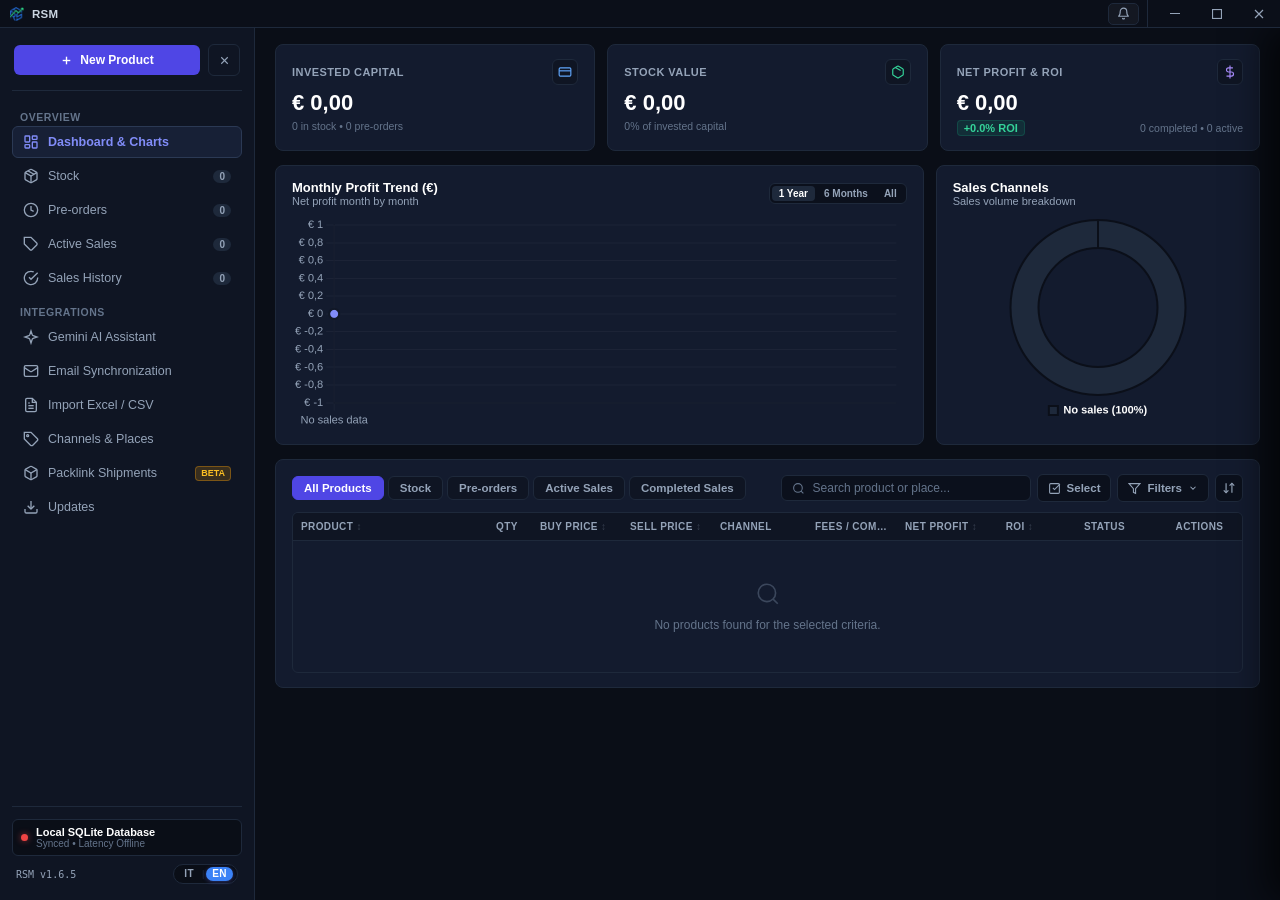
<file: web/index.html>
<!DOCTYPE html>
<html lang="it">
<head>
  <meta charset="UTF-8" />
  <meta name="viewport" content="width=device-width, initial-scale=1.0" />
  <title></title>
  <link rel="stylesheet" href="styles.css" />
  <script src="chart.min.js"></script>
</head>
<body>
  <!-- ====================================================================
       BARRA SUPERIORE FRAMELESS (CUSTOM WINDOW TITLEBAR)
       ==================================================================== -->
  <header class="custom-titlebar" id="customTitlebar">
    <div class="titlebar-left" data-tauri-drag-region ondblclick="toggleMaximizeWindow()">
      <img src="app_icon.png" alt="RSM" class="titlebar-icon" />
      <span class="titlebar-title">RSM</span>
    </div>
    <div class="titlebar-drag-region" data-tauri-drag-region ondblclick="toggleMaximizeWindow()"></div>
    <div class="titlebar-controls" onmousedown="event.stopPropagation()">
      <!-- Casella Notifiche Consegne (Opzione C) -->
      <div class="titlebar-notif-wrap" id="titlebarNotifWrap" onmousedown="event.stopPropagation()">
        <button type="button" class="titlebar-notif-btn" id="titlebarNotifBtn" title="Notifiche Consegne" data-i18n-title="titlebar.deliveryNotifications" onclick="toggleNotificationsPopover(event)" aria-label="Notifiche Consegne" data-i18n-aria-label="titlebar.deliveryNotifications">
          <svg width="13" height="13" viewBox="0 0 24 24" fill="none" stroke="currentColor" stroke-width="2.1" stroke-linecap="round" stroke-linejoin="round">
            <path d="M6 8a6 6 0 0 1 12 0c0 7 3 9 3 9H3s3-2 3-9"></path>
            <path d="M10.3 21a1.94 1.94 0 0 0 3.4 0"></path>
          </svg>
          <span class="titlebar-notif-badge" id="titlebarNotifBadge" style="display: none;">0</span>
        </button>

        <div class="notif-popover" id="notifPopover" onclick="event.stopPropagation()">
          <div class="notif-popover-header">
            <div class="notif-popover-title">
              <span data-i18n="titlebar.deliveryNotifications">Notifiche Consegne</span>
              <span class="notif-popover-count" id="notifPopoverCount" style="display: none;">0</span>
            </div>
            <button type="button" class="notif-clear-all-btn" id="notifClearAllBtn" onclick="clearAllNotifications(event)" disabled data-i18n="titlebar.clearAll">
              Pulisci tutto
            </button>
          </div>
          <div class="notif-popover-list" id="notifPopoverList">
            <div class="notif-empty-state">
              <svg width="24" height="24" viewBox="0 0 24 24" fill="none" stroke="currentColor" stroke-width="1.6" style="opacity: 0.55;">
                <path d="M6 8a6 6 0 0 1 12 0c0 7 3 9 3 9H3s3-2 3-9"></path>
                <path d="M10.3 21a1.94 1.94 0 0 0 3.4 0"></path>
              </svg>
              <span data-i18n="titlebar.noNotifications">Nessuna notifica presente</span>
            </div>
          </div>
        </div>
      </div>

      <button type="button" class="window-ctrl-btn" id="windowMinBtn" title="Riduci a icona" data-i18n-title="titlebar.minimize" onclick="minimizeWindow()" aria-label="Riduci a icona" data-i18n-aria-label="titlebar.minimize">
        <svg width="10" height="1" viewBox="0 0 10 1" fill="currentColor">
          <rect width="10" height="1"/>
        </svg>
      </button>
      <button type="button" class="window-ctrl-btn" id="windowMaxBtn" title="Ingrandisci o Ripristina" data-i18n-title="titlebar.maximize" onclick="toggleMaximizeWindow()" aria-label="Ingrandisci o Ripristina" data-i18n-aria-label="titlebar.maximize">
        <svg width="10" height="10" viewBox="0 0 10 10" fill="none" stroke="currentColor" stroke-width="1.2">
          <rect width="9" height="9" x="0.5" y="0.5"/>
        </svg>
      </button>
      <button type="button" class="window-ctrl-btn close" id="windowCloseBtn" title="Chiudi finestra" data-i18n-title="titlebar.close" onclick="closeWindow()" aria-label="Chiudi finestra" data-i18n-aria-label="titlebar.close">
        <svg width="10" height="10" viewBox="0 0 10 10" fill="none" stroke="currentColor" stroke-width="1.2">
          <path d="M1 1l8 8M9 1L1 9"/>
        </svg>
      </button>
    </div>
  </header>

  <!-- Layout Applicativo Principale -->
  <div class="app-layout">
    
    <!-- Pulsante fluttuante per riaprire la sidebar a tutto schermo -->
    <button class="open-sidebar-btn" id="openSidebarBtn" title="Apri barra laterale" data-i18n-title="sidebar.openSidebar" onclick="toggleSidebar(true)">
      <svg width="16" height="16" viewBox="0 0 24 24" fill="none" stroke="currentColor" stroke-width="2">
        <rect width="18" height="18" x="3" y="3" rx="2"/><path d="M9 3v18"/>
      </svg>
    </button>

    <!-- ====================================================================
         SIDEBAR DI NAVIGAZIONE (COLLAPSIBILE)
         ==================================================================== -->
    <aside class="sidebar" id="appSidebar">
      <div>
        <!-- Testata Sidebar: Pulsante Nuovo Prodotto e Chiusura Tendina -->
        <div class="sidebar-top-row">
          <button class="btn-sidebar-add" onclick="openAddProductModal()" title="Aggiungi prodotto all'inventario" data-i18n-title="sidebar.addProductTooltip">
            <svg width="13" height="13" viewBox="0 0 24 24" fill="none" stroke="currentColor" stroke-width="2.5">
              <line x1="12" y1="5" x2="12" y2="19"></line><line x1="5" y1="12" x2="19" y2="12"></line>
            </svg>
            <span data-i18n="sidebar.newProduct">Nuovo Prodotto</span>
          </button>
          <button class="sidebar-toggle-btn" id="closeSidebarBtn" title="Nascondi barra laterale" data-i18n-title="sidebar.closeSidebar" onclick="toggleSidebar(false)">
            <svg width="13" height="13" viewBox="0 0 24 24" fill="none" stroke="currentColor" stroke-width="2">
              <path d="M18 6 6 18"/><path d="m6 6 12 12"/>
            </svg>
          </button>
        </div>

        <!-- Menu di Navigazione Principale -->
        <div class="nav-group-title" data-i18n="nav.overview">PANORAMICA</div>
        <ul class="nav-list">
          <li class="nav-item active" data-section="dashboard">
            <div class="nav-item-left">
              <svg viewBox="0 0 24 24" fill="none" stroke="currentColor"><rect width="7" height="9" x="3" y="3" rx="1"/><rect width="7" height="5" x="14" y="3" rx="1"/><rect width="7" height="9" x="14" y="12" rx="1"/><rect width="7" height="5" x="3" y="16" rx="1"/></svg>
              <span data-i18n="nav.dashboard">Dashboard & Grafici</span>
            </div>
          </li>
          <li class="nav-item" data-section="magazzino">
            <div class="nav-item-left">
              <svg viewBox="0 0 24 24" fill="none" stroke="currentColor"><path d="m7.5 4.27 9 5.15"/><path d="M21 8a2 2 0 0 0-1-1.73l-7-4a2 2 0 0 0-2 0l-7 4A2 2 0 0 0 3 8v8a2 2 0 0 0 1 1.73l7 4a2 2 0 0 0 2 0l7-4A2 2 0 0 0 21 16Z"/><path d="m3.3 7 8.7 5 8.7-5"/><path d="M12 22V12"/></svg>
              <span data-i18n="nav.stock">Magazzino</span>
            </div>
            <span class="nav-badge" id="badge-stock">24</span>
          </li>
          <li class="nav-item" data-section="preordini">
            <div class="nav-item-left">
              <svg viewBox="0 0 24 24" fill="none" stroke="currentColor"><circle cx="12" cy="12" r="10"/><polyline points="12 6 12 12 16 14"/></svg>
              <span data-i18n="nav.preorders">Pre-ordini</span>
            </div>
            <span class="nav-badge" id="badge-preorder">6</span>
          </li>
          <li class="nav-item" data-section="vendite">
            <div class="nav-item-left">
              <svg viewBox="0 0 24 24" fill="none" stroke="currentColor"><path d="m20.59 13.41-7.17 7.17a2 2 0 0 1-2.83 0L2 12V2h10l8.59 8.59a2 2 0 0 1 0 2.82z"/><line x1="7" x2="7.01" y1="7" y2="7"/></svg>
              <span data-i18n="nav.activeSales">Vendite Attive</span>
            </div>
            <span class="nav-badge" id="badge-active">8</span>
          </li>
          <li class="nav-item" data-section="storico">
            <div class="nav-item-left">
              <svg viewBox="0 0 24 24" fill="none" stroke="currentColor"><path d="M22 11.08V12a10 10 0 1 1-5.93-9.14"/><polyline points="22 4 12 14.01 9 11.01"/></svg>
              <span data-i18n="nav.salesHistory">Storico Vendite</span>
            </div>
            <span class="nav-badge" id="badge-completed">84</span>
          </li>
        </ul>

        <div class="nav-group-title" data-i18n="nav.integrations">INTEGRAZIONI</div>
        <ul class="nav-list">
          <li class="nav-item" onclick="openAIModal()">
            <div class="nav-item-left">
              <svg viewBox="0 0 24 24" fill="none" stroke="currentColor"><path d="m12 3-1.9 5.8a2 2 0 0 1-1.3 1.3L3 12l5.8 1.9a2 2 0 0 1 1.3 1.3L12 21l1.9-5.8a2 2 0 0 1 1.3-1.3L21 12l-5.8-1.9a2 2 0 0 1-1.3-1.3Z"/></svg>
              <span data-i18n="nav.aiAssistant">Assistente AI Gemini</span>
            </div>
          </li>
          <li class="nav-item" onclick="openEmailSyncModal()">
            <div class="nav-item-left">
              <svg viewBox="0 0 24 24" fill="none" stroke="currentColor"><rect width="20" height="16" x="2" y="4" rx="2"/><path d="m22 7-8.97 5.7a1.94 1.94 0 0 1-2.06 0L2 7"/></svg>
              <span data-i18n="nav.emailSync">Sincronizzazione Email</span>
            </div>
          </li>
          <li class="nav-item" onclick="triggerExcelFileInput()">
            <div class="nav-item-left">
              <svg viewBox="0 0 24 24" fill="none" stroke="currentColor"><path d="M14 2H6a2 2 0 0 0-2 2v16a2 2 0 0 0 2 2h12a2 2 0 0 0 2-2V8z"/><polyline points="14 2 14 8 20 8"/><line x1="8" y1="13" x2="16" y2="13"/><line x1="8" y1="17" x2="16" y2="17"/><polyline points="10 9 9 9 8 9"/></svg>
              <span data-i18n="nav.importExcel">Importa Excel / CSV</span>
            </div>
          </li>
          <li class="nav-item" onclick="openManagePlacesModal()">
            <div class="nav-item-left">
              <svg viewBox="0 0 24 24" fill="none" stroke="currentColor"><path d="M12 2H2v10l9.29 9.29c.94.94 2.48.94 3.42 0l6.58-6.58c.94-.94.94-2.48 0-3.42L12 2Z"/><circle cx="7" cy="7" r="1.5"/></svg>
              <span data-i18n="nav.channelsPlaces">Canali & Luoghi</span>
            </div>
          </li>
          <li class="nav-item" onclick="openPacklinkModal()">
            <div class="nav-item-left">
              <svg viewBox="0 0 24 24" fill="none" stroke="currentColor"><path d="M21 16V8a2 2 0 0 0-1-1.73l-7-4a2 2 0 0 0-2 0l-7 4A2 2 0 0 0 3 8v8a2 2 0 0 0 1 1.73l7 4a2 2 0 0 0 2 0l7-4A2 2 0 0 0 21 16z"/><polyline points="3.27 6.96 12 12.01 20.73 6.96"/><line x1="12" y1="22.08" x2="12" y2="12"/></svg>
              <span data-i18n="nav.packlinkShipments">Spedizioni Packlink</span>
            </div>
            <span id="packlink-nav-badge" class="nav-badge" style="background: rgba(245, 158, 11, 0.18); color: #fbbf24; border: 1px solid rgba(245, 158, 11, 0.35); font-weight: 700; font-size: 9px; padding: 1.5px 5px; border-radius: 4px;">BETA</span>
          </li>
          <li class="nav-item" id="nav-item-updater" onclick="checkForUpdates(true)">
            <div class="nav-item-left">
              <svg viewBox="0 0 24 24" fill="none" stroke="currentColor"><path d="M21 15v4a2 2 0 0 1-2 2H5a2 2 0 0 1-2-2v-4"/><polyline points="7 10 12 15 17 10"/><line x1="12" x2="12" y1="15" y2="3"/></svg>
              <span data-i18n="nav.updates">Aggiornamenti</span>
            </div>
            <span id="update-badge" class="nav-badge" style="display: none; background: #10b981; color: #fff; font-weight: 700;">NEW</span>
          </li>
        </ul>
        <input type="file" id="excelFileInput" accept=".xlsx,.xlsm,.xls,.csv" style="display:none;" onchange="handleExcelFileSelected(event)" />
      </div>

      <!-- Footer della Sidebar -->
      <div class="sidebar-footer">
        <div class="status-pill">
          <div class="status-indicator" id="bridge-status-indicator"></div>
          <div>
            <div style="font-weight: 600; color: #fff;" data-i18n="sidebar.sqliteDb">Database Locale SQLite</div>
            <div style="font-size: 10px; color: var(--text-dim);">
              <span data-i18n="sidebar.syncedLatency">Sincronizzato • Latenza</span> <span id="bridge-latency-val">1ms</span>
            </div>
          </div>
        </div>
        <div class="sidebar-version-row">
          <span class="sidebar-version-text">RSM v<span id="app-version-label">1.6.5</span></span>
          <div class="lang-switcher-capsule" role="group" aria-label="Selettore lingua" data-i18n-aria-label="sidebar.langSelector">
            <button type="button" class="lang-btn active" id="lang-btn-it" data-lang="it" onclick="setAppLanguage('it')">IT</button>
            <span class="lang-divider" aria-hidden="true">|</span>
            <button type="button" class="lang-btn" id="lang-btn-en" data-lang="en" onclick="setAppLanguage('en')">EN</button>
          </div>
        </div>
      </div>
    </aside>

    <!-- ====================================================================
         CONTENUTO PRINCIPALE (SENZA HEADER SUPERIORE, TUTTO SPAZIO UTILE)
         ==================================================================== -->
    <main class="main-wrapper">
      
      <!-- Scrollable Workspace -->
      <div class="content-scroll">

        <!-- ================================================================
             RIGA 1: 3 CARD KPI (COME DA DISEGNO)
             ================================================================ -->
        <section class="kpi-grid">
          
          <!-- Card 1: Capitale Investito -->
          <div class="flat-card kpi-card blue">
            <div class="card-content">
              <div class="kpi-card-header">
                <span class="kpi-title" data-i18n="kpi.investedCapital">Capitale Investito</span>
                <div class="kpi-icon-wrap">
                  <svg width="14" height="14" viewBox="0 0 24 24" fill="none" stroke="currentColor" stroke-width="2"><rect width="20" height="14" x="2" y="5" rx="2"/><line x1="2" x2="22" y1="10" y2="10"/></svg>
                </div>
              </div>
              <div class="kpi-value" id="kpi-invested">€ 0,00</div>
              <div class="kpi-footer">
                <span class="kpi-subtext" id="kpi-invested-sub" data-i18n="kpi.investedSub">Magazzino e pre-ordini</span>
              </div>
            </div>
          </div>

          <!-- Card 2: Valore Magazzino -->
          <div class="flat-card kpi-card emerald">
            <div class="card-content">
              <div class="kpi-card-header">
                <span class="kpi-title" data-i18n="kpi.stockValue">Valore Magazzino</span>
                <div class="kpi-icon-wrap">
                  <svg width="14" height="14" viewBox="0 0 24 24" fill="none" stroke="currentColor" stroke-width="2"><path d="m7.5 4.27 9 5.15"/><path d="M21 8a2 2 0 0 0-1-1.73l-7-4a2 2 0 0 0-2 0l-7 4A2 2 0 0 0 3 8v8a2 2 0 0 0 1 1.73l7 4a2 2 0 0 0 2 0l7-4A2 2 0 0 0 21 16Z"/></svg>
                </div>
              </div>
              <div class="kpi-value" id="kpi-stock">€ 0,00</div>
              <div class="kpi-footer">
                <span class="kpi-subtext" id="kpi-stock-sub" data-i18n="kpi.stockSub">Quota capitale investito</span>
              </div>
            </div>
          </div>

          <!-- Card 3: Profitto Netto & ROI Totale -->
          <div class="flat-card kpi-card purple">
            <div class="card-content">
              <div class="kpi-card-header">
                <span class="kpi-title" data-i18n="kpi.profitRoi">Profitto Netto & ROI</span>
                <div class="kpi-icon-wrap">
                  <svg width="14" height="14" viewBox="0 0 24 24" fill="none" stroke="currentColor" stroke-width="2"><line x1="12" y1="1" x2="12" y2="23"></line><path d="M17 5H9.5a3.5 3.5 0 0 0 0 7h5a3.5 3.5 0 0 1 0 7H6"></path></svg>
                </div>
              </div>
              <div class="kpi-value" id="kpi-profit">€ 0,00</div>
              <div class="kpi-footer">
                <span class="kpi-trend positive" id="kpi-roi">+0.0% ROI</span>
                <span class="kpi-subtext" id="kpi-profit-sub" data-i18n="kpi.profitSub">Storico vendite e attive</span>
              </div>
            </div>
          </div>

        </section>

        <!-- Card Salute Magazzino & Allerta Dead Stock (Design Ultra-Sottile: Grafico a Righe + Legenda + Freccetta Sotto) -->
        <div id="stockHealthCard" class="stock-health-card" style="display: none;">
          <!-- Barra di Progresso Segmentata (Health Bar a tutta larghezza) -->
          <div class="stock-health-bar-wrap" onclick="toggleStockHealthDetails()" title="Clicca per espandere/comprimere il dettaglio macro-blocchi" data-i18n-title="stockHealth.toggleTooltip">
            <div class="stock-health-bar">
              <div id="healthBarNormal" class="health-bar-segment normal" style="width: 100%;" title="Regolare (<60gg)" data-i18n-title="stockHealth.normalTooltip"></div>
              <div id="healthBarWarning" class="health-bar-segment warning" style="width: 0%;" title="Attenzione (60-90gg)" data-i18n-title="stockHealth.warningTooltip"></div>
              <div id="healthBarCritical" class="health-bar-segment critical" style="width: 0%;" title="Dead Stock (>90gg)" data-i18n-title="stockHealth.criticalTooltip"></div>
            </div>
            <div class="stock-health-bar-legend">
              <div class="legend-item"><span class="legend-dot normal"></span>&lt; 60 gg: <strong id="legendNormalText">€ 0,00</strong> (<span id="legendNormalCount">0 pz</span>)</div>
              <div class="legend-item"><span class="legend-dot warning"></span>60-90 gg: <strong id="legendWarningText">€ 0,00</strong> (<span id="legendWarningCount">0 pz</span>)</div>
              <div class="legend-item"><span class="legend-dot critical"></span>&gt; 90 gg: <strong id="legendCriticalText">€ 0,00</strong> (<span id="legendCriticalCount">0 pz</span>)</div>
            </div>
          </div>

          <!-- Freccettina discreta posizionata sotto le scritte -->
          <div class="stock-health-toggle-wrap">
            <button type="button" class="btn-stock-health-toggle-under" id="btnStockHealthToggle" onclick="toggleStockHealthDetails()" title="Espandi / Comprimi dettagli" data-i18n-title="stockHealth.detailsTooltip">
              <span id="stockHealthToggleLabel" data-i18n="stockHealth.details">Dettagli</span>
              <svg id="stockHealthChevron" width="13" height="13" viewBox="0 0 24 24" fill="none" stroke="currentColor" stroke-width="2.5" style="transition: transform 0.2s ease;">
                <polyline points="6 9 12 15 18 9"></polyline>
              </svg>
            </button>
          </div>

          <!-- Dettaglio 3 Macro-Blocchi a Scomparsa (apribile con la freccetta) -->
          <div id="stockHealthDetails" class="stock-health-details" style="display: none;">
            <div class="stock-health-grid">
              <!-- Macro Blocco 1: Regolare (<60gg) -->
              <div class="stock-macro-block normal" id="macroBlockNormal" onclick="filterByAgingBracket('normal')" title="Clicca per filtrare prodotti regolari (<60gg)" data-i18n-title="stockHealth.filterNormalTooltip">
                <div class="macro-block-header">
                  <span class="macro-badge normal" data-i18n="stockHealth.normalBadge">&lt; 60 giorni</span>
                  <span class="macro-label" data-i18n="stockHealth.normalLabel">Regolare</span>
                </div>
                <div class="macro-capital" id="macroNormalCapital">€ 0,00</div>
                <div class="macro-meta">
                  <span class="macro-count" id="macroNormalCount">0 pz</span> • <span id="macroNormalPct">0%</span>
                </div>
              </div>

              <!-- Macro Blocco 2: Attenzione (60-90gg) -->
              <div class="stock-macro-block warning" id="macroBlockWarning" onclick="filterByAgingBracket('warning')" title="Clicca per filtrare prodotti in attenzione (60-90gg)" data-i18n-title="stockHealth.filterWarningTooltip">
                <div class="macro-block-header">
                  <span class="macro-badge warning" data-i18n="stockHealth.warningBadge">60 - 90 giorni</span>
                  <span class="macro-label" data-i18n="stockHealth.warningLabel">Attenzione</span>
                </div>
                <div class="macro-capital" id="macroWarningCapital">€ 0,00</div>
                <div class="macro-meta">
                  <span class="macro-count" id="macroWarningCount">0 pz</span> • <span id="macroWarningPct">0%</span>
                </div>
              </div>

              <!-- Macro Blocco 3: Dead Stock (>90gg) -->
              <div class="stock-macro-block critical" id="macroBlockCritical" onclick="filterByAgingBracket('critical')" title="Clicca per filtrare prodotti dead stock (>90gg)" data-i18n-title="stockHealth.filterCriticalTooltip">
                <div class="macro-block-header">
                  <span class="macro-badge critical" data-i18n="stockHealth.criticalBadge">&gt; 90 giorni</span>
                  <span class="macro-label" data-i18n="stockHealth.criticalLabel">Dead Stock</span>
                </div>
                <div class="macro-capital" id="macroCriticalCapital">€ 0,00</div>
                <div class="macro-meta">
                  <span class="macro-count" id="macroCriticalCount">0 pz</span> • <span id="macroCriticalPct">0%</span>
                </div>
              </div>
            </div>
          </div>
        </div>

        <!-- ================================================================
             RIGA 2: 2 GRAFICI (COME DA DISEGNO: GRANDE A SX, CIAMBELLA A DX)
             ================================================================ -->
        <section class="charts-grid">
          
          <!-- Grafico 1: Utili Mensili (Box Grande) -->
          <div class="flat-card">
            <div class="card-content">
              <div class="chart-card-header">
                <div class="chart-card-title">
                  <h3 data-i18n="charts.monthlyProfitTitle">Andamento Profitto Mensile (€)</h3>
                  <p data-i18n="charts.monthlyProfitSub">Guadagno netto mese per mese</p>
                </div>
                <div class="timeframe-pills">
                  <button type="button" class="timeframe-pill active" data-range="year" onclick="setProfitTimeframe('year')" data-i18n="charts.timeframe1Year">1 Anno</button>
                  <button type="button" class="timeframe-pill" data-range="6m" onclick="setProfitTimeframe('6m')" data-i18n="charts.timeframe6Months">6 Mesi</button>
                  <button type="button" class="timeframe-pill" data-range="all" onclick="setProfitTimeframe('all')" data-i18n="charts.timeframeAll">Tutto</button>
                </div>
              </div>
              <div class="chart-canvas-container">
                <canvas id="monthlyProfitChart"></canvas>
              </div>
            </div>
          </div>

          <!-- Grafico 2: Canali di Vendita (Box Destra) -->
          <div class="flat-card">
            <div class="card-content">
              <div class="chart-card-header">
                <div class="chart-card-title">
                  <h3 data-i18n="charts.salesChannelsTitle">Canali di Vendita</h3>
                  <p data-i18n="charts.salesChannelsSub">Ripartizione numero vendite</p>
                </div>
              </div>
              <div class="chart-canvas-container">
                <canvas id="platformPieChart"></canvas>
              </div>
            </div>
          </div>

        </section>

        <!-- ================================================================
             RIGA 3: SEZIONE TABELLA UNIFICATA (CON RICERCA E SCHEDE INTEGRATE)
             ================================================================ -->
        <section class="flat-card table-card">
          <div class="card-content">
            
            <!-- Barra Superiore della Tabella: Schede a Sinistra, Ricerca a Destra -->
            <div class="table-header-bar">
              <div class="table-tabs">
                <button class="table-tab-pill active" data-filter="all" data-i18n="table.tabAll">Tutti i Prodotti</button>
                <button class="table-tab-pill" data-filter="stock" data-i18n="table.tabStock">Magazzino</button>
                <button class="table-tab-pill" data-filter="preorder" data-i18n="table.tabPreorder">Pre-ordini</button>
                <button class="table-tab-pill" data-filter="active-sale" data-i18n="table.tabActive">Vendite Attive</button>
                <button class="table-tab-pill" data-filter="completed" data-i18n="table.tabCompleted">Vendite Completate</button>
              </div>

              <!-- Controlli a destra: Ricerca + Filtri Avanzati + Ordinamento -->
              <div class="table-controls-right">
                <div class="table-search-wrap">
                  <svg width="13" height="13" viewBox="0 0 24 24" fill="none" stroke="currentColor" stroke-width="2">
                    <circle cx="11" cy="11" r="8"/><path d="m21 21-4.3-4.3"/>
                  </svg>
                  <input type="text" id="global-search-input" placeholder="Cerca prodotto o luogo..." data-i18n-placeholder="table.searchPlaceholder" autocomplete="off" autocorrect="off" autocapitalize="off" spellcheck="false" />
                </div>

                <!-- Pulsante Attiva/Disattiva Selezione Multipla -->
                <button type="button" class="btn-toggle-select" id="btnToggleSelect" onclick="toggleSelectionMode()" title="Attiva/Disattiva modalità selezione" data-i18n-title="table.toggleSelectTooltip">
                  <svg width="13" height="13" viewBox="0 0 24 24" fill="none" stroke="currentColor" stroke-width="2">
                    <rect x="3" y="3" width="18" height="18" rx="2" ry="2"></rect>
                    <polyline points="9 11 12 14 22 4"></polyline>
                  </svg>
                  <span data-i18n="table.select">Seleziona</span>
                  <span id="selectedCountBadge" class="selection-count-badge" style="display: none;">0</span>
                </button>

                <!-- Pulsante Mostra/Nascondi Filtri Avanzati -->
                <button type="button" class="btn-toggle-filters" id="btnToggleFilters" onclick="toggleAdvancedFilters()" title="Mostra/Nascondi filtri avanzati" data-i18n-title="table.toggleFiltersTooltip">
                  <svg width="13" height="13" viewBox="0 0 24 24" fill="none" stroke="currentColor" stroke-width="2">
                    <polygon points="22 3 2 3 10 12.46 10 19 14 21 14 12.46 22 3"/>
                  </svg>
                  <span data-i18n="table.filters">Filtri</span>
                  <svg id="toggleFilterArrow" width="10" height="10" viewBox="0 0 24 24" fill="none" stroke="currentColor" stroke-width="2.5" style="transition: transform 0.2s ease;">
                    <path d="m6 9 6 6 6-6"/>
                  </svg>
                </button>

                <!-- Pulsante Rapido Azzera Filtri -->
                <button type="button" class="btn btn-secondary" id="btnResetFilters" onclick="resetAllFilters()" title="Azzera tutti i filtri" data-i18n-title="table.resetFilters" data-i18n="table.resetFilters" style="display: none; align-items: center; justify-content: center; height: 28px; font-size: 11px; padding: 0 8px; line-height: 1;">
                  Azzera
                </button>

                <!-- Mini Quadratino Ordinamento -->
                <div class="sort-dropdown-wrap">
                  <button class="btn-sort-square" id="sortDropdownBtn" title="Ordina tabella" data-i18n-title="table.sortTooltip" onclick="toggleSortMenu(event)">
                    <svg width="14" height="14" viewBox="0 0 24 24" fill="none" stroke="currentColor" stroke-width="2">
                      <path d="m3 16 4 4 4-4"/><path d="M7 20V4"/><path d="m21 8-4-4-4 4"/><path d="M17 4v16"/>
                    </svg>
                  </button>
                  <div class="sort-menu" id="sortMenu">
                    <div class="sort-menu-header" data-i18n="sort.header">CRITERIO DI ORDINAMENTO</div>
                    <div class="sort-menu-item active" data-sort-key="date-desc" onclick="applySort('date', 'desc')">
                      <span data-i18n="sort.dateDesc">Ultima aggiunta (Recenti)</span>
                    </div>
                    <div class="sort-menu-item" data-sort-key="date-asc" onclick="applySort('date', 'asc')">
                      <span data-i18n="sort.dateAsc">Prima aggiunta (Vecchi)</span>
                    </div>
                    <div class="sort-menu-item" data-sort-key="purchasedPrice-desc" onclick="applySort('purchasedPrice', 'desc')">
                      <span data-i18n="sort.buyPriceDesc">Prezzo acquisto (Più alto)</span>
                    </div>
                    <div class="sort-menu-item" data-sort-key="purchasedPrice-asc" onclick="applySort('purchasedPrice', 'asc')">
                      <span data-i18n="sort.buyPriceAsc">Prezzo acquisto (Più basso)</span>
                    </div>
                    <div class="sort-menu-item" data-sort-key="salePrice-desc" onclick="applySort('salePrice', 'desc')">
                      <span data-i18n="sort.sellPriceDesc">Prezzo vendita (Più alto)</span>
                    </div>
                    <div class="sort-menu-item" data-sort-key="profit-desc" onclick="applySort('profit', 'desc')">
                      <span data-i18n="sort.profitDesc">Utile netto (Maggiore)</span>
                    </div>
                    <div class="sort-menu-item" data-sort-key="roi-desc" onclick="applySort('roi', 'desc')">
                      <span data-i18n="sort.roiDesc">ROI (%) (Maggiore)</span>
                    </div>
                    <div class="sort-menu-item" data-sort-key="name-asc" onclick="applySort('name', 'asc')">
                      <span data-i18n="sort.nameAsc">Nome prodotto (A → Z)</span>
                    </div>
                  </div>
                </div>
              </div>
            </div>

            <!-- Pannello a scomparsa: Filtri Avanzati di Tabella -->
            <div id="advancedFiltersPanel" class="advanced-filters-panel" style="display: none; padding: 12px 14px; background: rgba(255,255,255,0.02); border: 1px solid var(--border-color); border-radius: 8px; margin-bottom: 12px;">
              <div style="display: grid; grid-template-columns: repeat(auto-fit, minmax(170px, 1fr)) 80px; gap: 12px; align-items: flex-end;">
                <!-- Luogo Acquisto -->
                <div>
                  <label style="display: block; font-size: 10px; font-weight: 700; color: var(--text-muted); margin-bottom: 4px; text-transform: uppercase; letter-spacing: 0.5px;" data-i18n="filters.buyPlace">Luogo Acquisto</label>
                  <select id="filter-purchased-place" class="form-input" style="height: 32px; font-size: 11.5px; padding: 4px 8px; width: 100%;" onchange="onFilterChanged()">
                    <option value="" data-i18n="filters.allPlaces">Tutti i luoghi</option>
                  </select>
                </div>

                <!-- Luogo Vendita -->
                <div>
                  <label style="display: block; font-size: 10px; font-weight: 700; color: var(--text-muted); margin-bottom: 4px; text-transform: uppercase; letter-spacing: 0.5px;" data-i18n="filters.sellPlace">Luogo Vendita</label>
                  <select id="filter-selling-place" class="form-input" style="height: 32px; font-size: 11.5px; padding: 4px 8px; width: 100%;" onchange="onFilterChanged()">
                    <option value="" data-i18n="filters.allMarketplaces">Tutti i marketplace</option>
                  </select>
                </div>

                <!-- Prezzo Minimo -->
                <div>
                  <label style="display: block; font-size: 10px; font-weight: 700; color: var(--text-muted); margin-bottom: 4px; text-transform: uppercase; letter-spacing: 0.5px;" data-i18n="filters.minPrice">Prezzo Min (€)</label>
                  <input type="number" step="0.01" min="0" id="filter-min-price" class="form-input" style="height: 32px; font-size: 11.5px; padding: 4px 8px; width: 100%;" oninput="onFilterChanged()" autocomplete="off" spellcheck="false" />
                </div>

                <!-- Prezzo Massimo -->
                <div>
                  <label style="display: block; font-size: 10px; font-weight: 700; color: var(--text-muted); margin-bottom: 4px; text-transform: uppercase; letter-spacing: 0.5px;" data-i18n="filters.maxPrice">Prezzo Max (€)</label>
                  <input type="number" step="0.01" min="0" id="filter-max-price" class="form-input" style="height: 32px; font-size: 11.5px; padding: 4px 8px; width: 100%;" oninput="onFilterChanged()" autocomplete="off" spellcheck="false" />
                </div>

                <!-- Bottone Reset rapido -->
                <div>
                  <button type="button" class="btn btn-secondary" onclick="resetAllFilters()" style="display: inline-flex; align-items: center; justify-content: center; height: 28px; width: 100%; font-size: 11px; padding: 0; line-height: 1;" data-i18n="filters.reset">
                    Azzera
                  </button>
                </div>
              </div>
            </div>

            <!-- Tabella Dati (Pulita, Senza Emoji, Icone Vettoriali di Azione) -->
            <div class="data-table-wrap">
              <table class="data-table">
                <thead id="inventory-table-head">
                  <!-- Intestazioni generate dinamicamente da app.js -->
                </thead>
                <tbody id="inventory-table-body">
                  <!-- Righe generate dinamicamente da app.js -->
                </tbody>
              </table>
            </div>

          </div>
        </section>

      </div>

      <!-- ====================================================================
           PILLOLA FLOTTANTE: RIEPILOGO DATI PRODOTTI SELEZIONATI (ZERO-LAG)
           Posizionata all'interno di main-wrapper per ancorarsi al centro della tabella
           ==================================================================== -->
      <div id="selectionFloatingCapsule" class="selection-floating-capsule" style="display: none;" role="region" aria-label="Riepilogo prodotti selezionati" data-i18n-aria-label="selection.capsuleRegion">
        <div class="capsule-inner">
          <!-- Indicatore e Conteggio -->
          <div class="capsule-count">
            <span class="capsule-pulse-dot" aria-hidden="true"></span>
            <span id="capsuleSelectedCount">0 sel.</span>
          </div>

          <div class="capsule-divider" aria-hidden="true"></div>

          <!-- Spesa / Costo di Acquisto Totale -->
          <div class="capsule-stat">
            <span class="capsule-stat-label" data-i18n="selection.costLabel">Spesa:</span>
            <span id="capsuleTotalCost" class="capsule-stat-value">€ 0,00</span>
          </div>

          <!-- Costo Medio di Acquisto -->
          <div class="capsule-stat">
            <span class="capsule-stat-label" data-i18n="selection.avgLabel">Media:</span>
            <span id="capsuleAvgCost" class="capsule-stat-value">€ 0,00</span>
          </div>

          <!-- Sezione Vendite / Profitti (visibile solo se presenti prodotti venduti) -->
          <div id="capsuleSalesStats" class="capsule-sales-stats" style="display: none;">
            <div class="capsule-divider" aria-hidden="true"></div>

            <div class="capsule-stat">
              <span class="capsule-stat-label" data-i18n="selection.saleLabel">Vendita:</span>
              <span id="capsuleTotalSale" class="capsule-stat-value capsule-stat-sale">€ 0,00</span>
            </div>

            <div class="capsule-stat">
              <span class="capsule-stat-label" data-i18n="selection.profitLabel">Utile:</span>
              <span id="capsuleTotalProfit" class="capsule-stat-value">€ 0,00</span>
              <span id="capsuleRoiBadge" class="capsule-roi-badge">+0.0% ROI</span>
            </div>
          </div>

          <div class="capsule-divider" aria-hidden="true"></div>

          <!-- Pulsante rapido deseleziona tutto -->
          <button type="button" class="capsule-btn-clear" onclick="clearAllSelections()" title="Deseleziona tutti i prodotti (Esc)" data-i18n-title="selection.clearTooltip" aria-label="Deseleziona tutti i prodotti (Esc)" data-i18n-aria-label="selection.clearTooltip">
            <svg width="12" height="12" viewBox="0 0 24 24" fill="none" stroke="currentColor" stroke-width="2.5" stroke-linecap="round" stroke-linejoin="round">
              <line x1="18" y1="6" x2="6" y2="18"></line>
              <line x1="6" y1="6" x2="18" y2="18"></line>
            </svg>
          </button>
        </div>
      </div>

    </main>

  </div>

  <!-- ====================================================================
       MODALE: NUOVO / MODIFICA PRODOTTO (CALCOLO AUTOMATICO IN TEMPO REALE)
       ==================================================================== -->
  <div class="modal-backdrop" id="productModal">
    <div class="modal-card">
      <div class="modal-header">
        <h3 data-i18n="modal.addProductTitle">Aggiungi Prodotto all'Inventario</h3>
        <button class="modal-close-btn" onclick="closeModal()">&times;</button>
      </div>
      <form id="productForm" autocomplete="off" autocorrect="off" autocapitalize="off" spellcheck="false">
        <div class="modal-body">
          <!-- Banner Informativo Blocco Campi su Vendita Attiva -->
          <div id="active-sale-lock-notice" class="active-sale-lock-notice" style="display: none;">
            <svg width="14" height="14" viewBox="0 0 24 24" fill="none" stroke="currentColor" stroke-width="2">
              <rect x="3" y="11" width="18" height="11" rx="2" ry="2"></rect>
              <path d="M7 11V7a5 5 0 0 1 10 0v4"></path>
            </svg>
            <span data-i18n="modal.activeSaleNotice">Vendita attiva: anagrafica prodotto bloccata. Puoi modificare solo prezzi, spese e stato.</span>
          </div>

          <div class="form-group">
            <label class="form-label" id="lbl-prod-name" data-i18n="modal.productName">Nome Prodotto / Modello</label>
            <input type="text" id="prod-name" class="form-input" required autocomplete="off" autocorrect="off" autocapitalize="off" spellcheck="false" />
          </div>

          <div class="form-row">
            <div class="form-group">
              <label class="form-label" id="lbl-prod-size" data-i18n="modal.size">Taglia</label>
              <input type="text" id="prod-size" class="form-input" required autocomplete="off" autocorrect="off" autocapitalize="off" spellcheck="false" />
            </div>
            <div class="form-group">
              <label class="form-label" id="lbl-prod-qty" data-i18n="modal.quantity">Quantità</label>
              <input type="number" id="prod-qty" class="form-input" value="1" min="1" autocomplete="off" spellcheck="false" />
            </div>
          </div>

          <div class="form-row">
            <div class="form-group" style="flex: 1;">
              <label class="form-label" id="lbl-prod-buy-place" data-i18n="modal.purchasePlace">Luogo di Acquisto</label>
              <div class="autocomplete-wrap">
                <input type="text" id="prod-buy-place" class="form-input" placeholder="es. Nike, SNKRS, Foot Locker..." data-i18n-placeholder="modal.purchasePlacePlaceholder" autocomplete="off" autocorrect="off" autocapitalize="off" spellcheck="false" />
                <div id="dropdown-prod-buy-place" class="autocomplete-dropdown"></div>
              </div>
            </div>
            <div class="form-group" style="flex: 1;">
              <div style="display: flex; justify-content: space-between; align-items: center; margin-bottom: 2px;">
                <label class="form-label" id="lbl-prod-sell-place" style="margin-bottom: 0;" data-i18n="modal.sellingChannel">Canale di Vendita</label>
                <button type="button" class="btn-input-action" id="btn-manage-places" onclick="openManagePlacesModal()" title="Gestisci canali e luoghi" data-i18n-title="modal.manage" data-i18n="modal.manage">Gestisci</button>
              </div>
              <div class="autocomplete-wrap">
                <input type="text" id="prod-sell-place" class="form-input" placeholder="es. StockX, Vinted, eBay, Privato..." data-i18n-placeholder="modal.sellingChannelPlaceholder" autocomplete="off" autocorrect="off" autocapitalize="off" spellcheck="false" />
                <div id="dropdown-prod-sell-place" class="autocomplete-dropdown"></div>
              </div>
            </div>
          </div>

          <!-- Blocco Finanziario con Calcolo Utile in Tempo Reale (Opzione A) -->
          <div style="background: rgba(14, 19, 31, 0.7); border: 1px solid rgba(59, 130, 246, 0.25); border-radius: 10px; padding: 12px; margin-bottom: 12px;">
            <div style="display: flex; justify-content: space-between; align-items: center; margin-bottom: 8px;">
              <span style="font-size: 11px; font-weight: 700; color: #93c5fd; text-transform: uppercase; letter-spacing: 0.05em;" data-i18n="modal.economicData">Dati Economici</span>
              <span id="prod-modal-profit-badge" style="font-size: 11px; font-weight: 700; color: #8b9bb4; background: rgba(139, 155, 180, 0.1); border: 1px solid rgba(139, 155, 180, 0.2); padding: 2px 8px; border-radius: 6px;" data-i18n="modal.profitStockNoSale">
                In Stock (Nessuna vendita)
              </span>
            </div>
            <div class="form-row" style="margin-bottom: 0;">
              <div class="form-group" style="flex: 1; margin-bottom: 0;">
                <label class="form-label" style="font-size: 11px;" data-i18n="modal.buyPrice">Prezzo Acquisto (€) *</label>
                <input type="number" step="0.01" id="prod-buy-price" class="form-input" style="background: #151b2b;" required oninput="updateModalProfitPreview()" autocomplete="off" spellcheck="false" />
              </div>
              <div class="form-group" style="flex: 1; margin-bottom: 0;">
                <label class="form-label" style="font-size: 11px;" data-i18n="modal.salePrice">Prezzo Vendita (€)</label>
                <input type="number" step="0.01" id="prod-sold-price" class="form-input" style="background: #151b2b;" oninput="updateModalProfitPreview()" autocomplete="off" spellcheck="false" />
              </div>
              <div class="form-group" style="flex: 1; margin-bottom: 0;">
                <label class="form-label" style="font-size: 11px; color: #93c5fd;" data-i18n="modal.fees">Commissioni / Spese (€)</label>
                <input type="number" step="0.01" id="prod-fees" class="form-input" style="background: #151b2b; border-color: rgba(59, 130, 246, 0.35);" placeholder="0.00" oninput="updateModalProfitPreview()" autocomplete="off" spellcheck="false" />
              </div>
            </div>
          </div>

          <div class="form-group" style="margin-top: 6px;">
            <label class="form-label" data-i18n="modal.status">Stato</label>
            <select id="prod-status" class="form-input" style="background:#0b101c; color:#fff;" onchange="onModalStatusChange(this.value)">
              <option value="stock" data-i18n="modal.statusStock">Magazzino</option>
              <option value="preorder" data-i18n="modal.statusPreorder">Pre-ordine</option>
              <option value="active-sale" data-i18n="modal.statusActive">Vendita attiva</option>
              <option value="completed" data-i18n="modal.statusCompleted">Venduto</option>
            </select>
          </div>

          <div class="form-group" style="margin-top: 6px;">
            <label class="form-label" id="lbl-prod-notes" data-i18n="modal.notes">Note</label>
            <input type="text" id="prod-notes" class="form-input" autocomplete="off" autocorrect="off" autocapitalize="off" spellcheck="false" />
          </div>

        </div>
        <div class="modal-footer">
          <button type="button" class="btn btn-secondary" onclick="closeModal()" data-i18n="common.cancel">Annulla</button>
          <button type="submit" class="btn btn-primary" data-i18n="modal.saveToDb">Salva nel Database</button>
        </div>
      </form>
    </div>
  </div>

  <!-- ====================================================================
       MODALE: PREZZI DI MERCATO EBAY (IDENTICO AD EBAYPRICEDIALOG)
       ==================================================================== -->
  <div class="modal-backdrop" id="ebayModal">
    <div class="modal-card" style="width: 480px; max-width: 92vw;">
      <div class="modal-header">
        <div>
          <h3 style="font-size: 14px; font-weight: 700; color: #fff;" data-i18n="ebay.marketPrices">Prezzi di Mercato eBay</h3>
          <p id="ebay-subtitle" style="font-size: 11px; color: var(--text-muted); margin-top: 2px;" data-i18n="ebay.loading">
            Caricamento...
          </p>
        </div>
        <button class="modal-close-btn" onclick="closeModal()">&times;</button>
      </div>
      <div class="modal-body">
        <div id="ebay-loading" style="text-align: center; padding: 28px; color: var(--text-muted);">
          <div style="font-size: 12.5px;" data-i18n="ebay.fetching">Recupero prezzi in corso...</div>
        </div>

        <div id="ebay-results" style="display: none; margin-top: 6px;">
          <div style="display: grid; grid-template-columns: repeat(3, 1fr); gap: 10px; margin-bottom: 16px;">
            <div style="background: var(--bg-card); border: 1px solid var(--border-color); padding: 12px 8px; border-radius: 8px; text-align: center;">
              <div style="font-size: 10px; font-weight: 700; color: var(--text-muted); text-transform: uppercase; letter-spacing: 0.5px;" data-i18n="ebay.minimum">MINIMO</div>
              <div style="font-size: 16px; font-weight: 800; color: #10b981; margin-top: 4px;" id="ebay-min-val">€ 0,00</div>
            </div>
            <div style="background: var(--bg-card); border: 1px solid var(--border-color); padding: 12px 8px; border-radius: 8px; text-align: center;">
              <div style="font-size: 10px; font-weight: 700; color: var(--text-muted); text-transform: uppercase; letter-spacing: 0.5px;" data-i18n="ebay.average">MEDIO</div>
              <div style="font-size: 16px; font-weight: 800; color: #3b82f6; margin-top: 4px;" id="ebay-avg-val">€ 0,00</div>
            </div>
            <div style="background: var(--bg-card); border: 1px solid var(--border-color); padding: 12px 8px; border-radius: 8px; text-align: center;">
              <div style="font-size: 10px; font-weight: 700; color: var(--text-muted); text-transform: uppercase; letter-spacing: 0.5px;" data-i18n="ebay.maximum">MASSIMO</div>
              <div style="font-size: 16px; font-weight: 800; color: #f59e0b; margin-top: 4px;" id="ebay-max-val">€ 0,00</div>
            </div>
          </div>
          <div id="ebay-count-text" style="font-size: 11.5px; color: var(--text-muted); text-align: center; padding: 4px 0;">
            Analizzate 0 inserzioni controllate su eBay.it
          </div>
        </div>
      </div>
      <div class="modal-footer" style="display: flex; justify-content: space-between; align-items: center;">
        <button type="button" class="btn btn-secondary" id="btn-ebay-browser" onclick="openEbayInBrowser()" data-i18n="ebay.viewOnEbay">
          Vedi su eBay
        </button>
        <button type="button" class="btn btn-secondary" onclick="closeModal()" data-i18n="common.close">Chiudi</button>
      </div>
    </div>
  </div>

  <!-- ====================================================================
       MODALE: INSERIMENTO RAPIDO CON AI GEMINI (IDENTICO AD AIDIALOG)
       ==================================================================== -->
  <div class="modal-backdrop" id="aiModal">
    <div class="modal-card" style="width: 580px; max-width: 92vw;">
      <div class="modal-header">
        <div>
          <h3 style="font-size: 14px; font-weight: 700; color: #fff;" data-i18n="ai.quickEntry">Inserimento Rapido con AI</h3>
          <p style="font-size: 11px; color: var(--text-muted); margin-top: 2px;" data-i18n="ai.description">
            Descrivi i prodotti a voce o per testo e Gemini estrarrà automaticamente tutti i dati.
          </p>
        </div>
        <button class="modal-close-btn" onclick="closeModal()">&times;</button>
      </div>
      <div class="modal-body">
        
        <div style="background: var(--bg-card); border: 1px solid var(--border-color); border-radius: var(--radius-sm); padding: 12px 14px;">
          <div style="display: flex; justify-content: space-between; align-items: center; margin-bottom: 6px;">
            <span style="font-size: 11px; font-weight: 700; color: var(--text-main); letter-spacing: 0.5px;" data-i18n="ai.promptLabel">COSA VUOI AGGIUNGERE?</span>
            <button type="button" id="btn-mic" class="btn-icon-square" onclick="toggleVoiceRecording()" title="Dettatura vocale con microfono" data-i18n-title="ai.voiceDictationTooltip">
              <svg width="15" height="15" viewBox="0 0 24 24" fill="none" stroke="currentColor" stroke-width="2">
                <path d="M12 2a3 3 0 0 0-3 3v7a3 3 0 0 0 6 0V5a3 3 0 0 0-3-3Z"/>
                <path d="M19 10v2a7 7 0 0 1-14 0v-2"/>
                <line x1="12" x2="12" y1="19" y2="22"/>
              </svg>
            </button>
          </div>
          <textarea id="ai-prompt-text" class="form-input" style="height: 110px; resize: vertical; line-height: 1.5; font-family: inherit; width: 100%;" autocomplete="off" autocorrect="off" autocapitalize="off" spellcheck="false"></textarea>
        </div>

        <div id="ai-status-msg" style="font-size: 11.5px; color: var(--text-muted); min-height: 16px;"></div>

        <!-- Tabella anteprima prodotti estratti -->
        <div id="ai-results-wrap" style="display: none; margin-top: 12px;">
          <div style="font-size: 11px; font-weight: 700; color: #818cf8; margin-bottom: 8px; text-transform: uppercase; letter-spacing: 0.5px;" data-i18n="ai.extractedProducts">Prodotti Estratti:</div>
          <div style="max-height: 180px; overflow-y: auto; border: 1px solid var(--border-color); border-radius: 8px; background: #0b101c;">
            <table class="inventory-table">
              <thead>
                <tr>
                  <th style="width: 44%;" data-i18n="ai.colProduct">Prodotto</th>
                  <th class="col-center" style="width: 14%;" data-i18n="ai.colSize">Taglia</th>
                  <th class="col-center" style="width: 12%;" data-i18n="ai.colQty">Q.tà</th>
                  <th class="col-center" style="width: 16%;" data-i18n="ai.colBuyPrice">P. Acquisto</th>
                  <th style="width: 14%;" data-i18n="ai.colPlace">Luogo</th>
                </tr>
              </thead>
              <tbody id="ai-results-body"></tbody>
            </table>
          </div>
        </div>

      </div>
      <div class="modal-footer" style="display: flex; justify-content: space-between; align-items: center;">
        <button type="button" class="btn btn-secondary" onclick="closeModal()" data-i18n="common.cancel">Annulla</button>
        <div style="display: flex; gap: 8px;">
          <button type="button" id="btn-ai-analyze" class="btn btn-primary" onclick="handleAIAnalyze()" data-i18n="ai.analyzeAndCreate">Analizza e Crea</button>
          <button type="button" id="btn-ai-save-all" class="btn btn-primary" style="background: #059669; display: none;" onclick="handleAISaveAll()" data-i18n="ai.saveToInventory">Salva nell'Inventario</button>
        </div>
      </div>
    </div>
  </div>

  <!-- ====================================================================
       MODALE: SINCRONIZZAZIONE EMAIL ORDINI (IDENTICO AD EMAILSYNCDIALOG)
       ==================================================================== -->
  <div class="modal-backdrop" id="emailSyncModal">
    <div class="modal-card" style="width: 860px; max-width: 94vw;">
      <div class="modal-header">
        <div>
          <h3 style="font-size: 14px; font-weight: 700; color: #fff;" data-i18n="email.syncOrders">Sincronizzazione Ordini via Email</h3>
          <p style="font-size: 11px; color: var(--text-muted); margin-top: 2px;" data-i18n="email.description">
            Scarica le conferme d'ordine non lette da Gmail ed estrai i prodotti nei Pre-ordini con Gemini.
          </p>
        </div>
        <button class="modal-close-btn" onclick="closeModal()">&times;</button>
      </div>
      <div class="modal-body">
        
        <!-- Box Credenziali -->
        <div style="background: #0b101c; border: 1px solid var(--border-color); border-radius: 8px; padding: 14px 16px;">
          <div style="display: flex; gap: 14px; align-items: flex-end; flex-wrap: wrap;">
            <div style="flex: 1; min-width: 220px; display: flex; flex-direction: column; gap: 4px;">
              <label class="form-label" for="email-sync-address" style="display: block; font-size: 11px; margin-bottom: 2px;" data-i18n="email.addressLabel">Email Gmail:</label>
              <input type="email" id="email-sync-address" class="form-input" style="height: 32px; font-size: 12px; width: 100%; box-sizing: border-box;" autocomplete="off" autocorrect="off" autocapitalize="off" spellcheck="false" />
            </div>
            <div style="flex: 1; min-width: 220px; display: flex; flex-direction: column; gap: 4px;">
              <label class="form-label" for="email-sync-pwd" style="display: block; font-size: 11px; margin-bottom: 2px;" data-i18n="email.pwdLabel">Password App (16 car.):</label>
              <div style="display: flex; gap: 6px; align-items: center; width: 100%;">
                <input type="password" id="email-sync-pwd" class="form-input" style="height: 32px; font-size: 12px; flex: 1; box-sizing: border-box;" autocomplete="new-password" spellcheck="false" placeholder="Inserisci password a 16 caratteri" data-i18n-placeholder="email.pwdPlaceholder" />
                <label style="display: flex; align-items: center; gap: 4px; font-size: 11px; color: var(--text-muted); cursor: pointer; white-space: nowrap;">
                  <input type="checkbox" id="email-show-pwd" onchange="toggleEmailPwdVisibility(this.checked)" /> <span data-i18n="common.show">Mostra</span>
                </label>
              </div>
            </div>
            <div style="display: flex; gap: 8px; margin-bottom: 1px;">
              <button type="button" class="btn btn-secondary" style="height: 32px; font-size: 11.5px;" onclick="testEmailConnection()" data-i18n="email.testConnection">Test Connessione</button>
              <button type="button" class="btn btn-primary" style="height: 32px; font-size: 11.5px; background: #2563eb;" onclick="saveEmailCredentials()" data-i18n="email.saveCredentials">Salva Dati</button>
            </div>
          </div>
          <div style="font-size: 10.5px; color: var(--text-dim); margin-top: 8px;" data-i18n="email.helpText">
            Inserisci una password per le app di Google generata con verifica a 2 fattori attiva.
          </div>
        </div>

        <!-- Barra di scansione -->
        <div style="display: flex; justify-content: space-between; align-items: center; margin-top: 6px; margin-bottom: 2px; flex-wrap: wrap; gap: 10px;">
          <button type="button" id="btn-start-email-scan" class="btn btn-primary" onclick="startEmailScan()">
            <svg width="14" height="14" viewBox="0 0 24 24" fill="none" stroke="currentColor" stroke-width="2"><path d="m22 2-7 20-4-9-9-4Z"/><path d="M22 2 11 13"/></svg>
            <span data-i18n="email.startScan">Avvia Scansione Email Non Lette</span>
          </button>
          <div id="email-scan-status" style="font-size: 11.5px; color: var(--text-muted);" data-i18n="email.readyStatus">Pronto per la scansione delle email.</div>
        </div>

        <!-- Tabella Prodotti Rilevati -->
        <div style="max-height: 240px; overflow-y: auto; border: 1px solid var(--border-color); border-radius: 8px; background: #0b101c;">
          <table class="inventory-table">
            <thead>
              <tr>
                <th style="width: 36%;" data-i18n="email.colDetectedProduct">PRODOTTO RILEVATO</th>
                <th class="col-center" style="width: 12%;" data-i18n="email.colSize">TAGLIA</th>
                <th class="col-center" style="width: 10%;" data-i18n="email.colQty">Q.TÀ</th>
                <th class="col-center" style="width: 14%;" data-i18n="email.colPrice">PREZZO (€)</th>
                <th style="width: 14%;" data-i18n="email.colStore">NEGOZIO / SITO</th>
                <th class="col-center" style="width: 14%;" data-i18n="email.colOrderDate">DATA ORDINE</th>
              </tr>
            </thead>
            <tbody id="email-sync-table-body">
              <tr>
                <td colspan="6" style="text-align: center; color: var(--text-dim); padding: 20px;" data-i18n="email.emptyList">
                  Nessun prodotto in attesa di importazione. Fai clic su "Avvia Scansione Email Non Lette".
                </td>
              </tr>
            </tbody>
          </table>
        </div>

      </div>
      <div class="modal-footer" style="display: flex; justify-content: space-between; align-items: center;">
        <div id="email-sync-count-info" style="font-size: 11px; font-weight: 600; color: var(--text-muted);" data-i18n="email.syncCountEmpty">
          Nessun prodotto in attesa di importazione.
        </div>
        <div style="display: flex; gap: 8px;">
          <button type="button" class="btn btn-secondary" onclick="closeModal()" data-i18n="common.close">Chiudi</button>
          <button type="button" id="btn-save-email-preorders" class="btn btn-primary" style="background: #059669; display: none;" onclick="saveEmailPreorders()" data-i18n="email.saveAllPreorders">
            Salva Tutti nei Pre-ordini
          </button>
        </div>
      </div>
    </div>
  </div>

  <!-- ====================================================================
       MODALE: SUGGERIMENTO CONTESTUALE IMPORTAZIONE EXCEL / CSV (EXCELHINTDIALOG)
       ==================================================================== -->
  <div class="modal-backdrop" id="excelHintModal">
    <div class="modal-card" style="width: 540px; max-width: 92vw;">
      <div class="modal-header">
        <div>
          <h3 style="font-size: 14px; font-weight: 700; color: #fff;" data-i18n="excel.hintTitle">Suggerimento per l'AI (opzionale)</h3>
          <p id="excel-hint-filename" style="font-size: 11px; color: var(--text-muted); margin-top: 2px;">
            File selezionato: -
          </p>
        </div>
        <button class="modal-close-btn" onclick="closeModal()">&times;</button>
      </div>
      <div class="modal-body">
        <p style="font-size: 11.5px; color: var(--text-muted); line-height: 1.5; margin-bottom: 12px;" data-i18n="excel.hintDesc">
          Puoi fornire indicazioni contestuali per aiutare Gemini a interpretare correttamente il foglio di calcolo. Lascia vuoto per procedere con le regole standard.
        </p>

        <div style="background: var(--bg-card); border: 1px solid var(--border-color); border-radius: var(--radius-sm); padding: 12px 14px;">
          <textarea id="excel-hint-text" class="form-input" style="height: 100px; resize: vertical; line-height: 1.5; font-family: inherit; width: 100%;" placeholder="Es: Dalla riga 15 in poi sono pre-ordini, oppure il campo Costo corrisponde al prezzo di acquisto..." data-i18n-placeholder="excel.hintPlaceholder" autocomplete="off" autocorrect="off" autocapitalize="off" spellcheck="false"></textarea>
        </div>

        <div id="excel-parse-status" style="font-size: 11.5px; color: #818cf8; min-height: 16px; margin-top: 8px;"></div>
      </div>
      <div class="modal-footer" style="display: flex; justify-content: space-between; align-items: center;">
        <button type="button" class="btn btn-secondary" onclick="closeModal()" data-i18n="common.cancel">Annulla</button>
        <div style="display: flex; gap: 8px;">
          <button type="button" class="btn btn-secondary" id="btn-excel-no-hint" onclick="executeExcelAnalysis(false)" data-i18n="excel.proceedWithoutHint">Procedi senza note</button>
          <button type="button" class="btn btn-primary" id="btn-excel-with-hint" onclick="executeExcelAnalysis(true)" data-i18n="excel.proceedWithHint">Procedi con nota</button>
        </div>
      </div>
    </div>
  </div>

  <!-- ====================================================================
       MODALE: ANTEPRIMA IMPORTAZIONE EXCEL CON AI (EXCELIMPORTDIALOG)
       ==================================================================== -->
  <div class="modal-backdrop" id="excelPreviewModal">
    <div class="modal-card" style="width: 860px; max-width: 95vw;">
      <div class="modal-header">
        <div>
          <h3 style="font-size: 14px; font-weight: 700; color: #fff;" data-i18n="excel.previewTitle">Importazione Excel con AI</h3>
          <p id="excel-preview-subtitle" style="font-size: 11px; color: var(--text-muted); margin-top: 2px;" data-i18n="excel.previewSubtitle">
            L'AI ha analizzato il file e identificato i prodotti pronti per l'importazione.
          </p>
        </div>
        <button class="modal-close-btn" onclick="closeModal()">&times;</button>
      </div>
      <div class="modal-body">
        <!-- Tabella Anteprima Prodotti Estratti -->
        <div style="max-height: 340px; overflow-y: auto; border: 1px solid var(--border-color); border-radius: 8px; background: #0b101c;">
          <table class="inventory-table">
            <thead>
              <tr>
                <th style="width: 30%;" data-i18n="excel.colProduct">PRODOTTO</th>
                <th class="col-center" style="width: 10%;" data-i18n="excel.colSize">TAGLIA</th>
                <th class="col-center" style="width: 9%;" data-i18n="excel.colQty">Q.TÀ</th>
                <th class="col-center" style="width: 14%;" data-i18n="excel.colBuyPrice">P. ACQUISTO</th>
                <th style="width: 13%;" data-i18n="excel.colBuyPlace">L. ACQUISTO</th>
                <th style="width: 13%;" data-i18n="excel.colSellPlace">L. VENDITA</th>
                <th class="col-center" style="width: 11%;" data-i18n="excel.colStatus">STATO</th>
              </tr>
            </thead>
            <tbody id="excel-preview-tbody">
              <!-- Popolato dinamicamente da app.js -->
            </tbody>
          </table>
        </div>
      </div>
      <div class="modal-footer" style="display: flex; justify-content: space-between; align-items: center;">
        <div id="excel-summary-count" style="font-size: 11px; font-weight: 600; color: var(--text-muted);">
          0 prodotti pronti per l'importazione.
        </div>
        <div style="display: flex; gap: 8px;">
          <button type="button" class="btn btn-secondary" onclick="closeModal()" data-i18n="common.cancel">Annulla</button>
          <button type="button" id="btn-excel-confirm-save" class="btn btn-primary" style="background: #059669;" onclick="saveExcelExtractedProducts()" data-i18n="excel.confirmAndSave">
            Conferma e Salva
          </button>
        </div>
      </div>
    </div>
  </div>

  <!-- ====================================================================
       SIDE-DRAWER OVERLAY: DETTAGLIO PRODOTTO (SLIDE-OVER DA DESTRA)
       ==================================================================== -->
  <div id="drawerBackdrop" class="drawer-backdrop" onclick="closeDrawer()"></div>

  <aside id="sideDrawer" class="side-drawer">
    <!-- Header -->
    <div class="drawer-header">
      <div class="drawer-header-left">
        <span id="drawerStatusBadge" class="status-badge stock">
          <span style="display:inline-block; width:5px; height:5px; border-radius:50%; background:currentColor;"></span>
          <span id="drawerStatusText">Magazzino</span>
        </span>
      </div>
      <button class="drawer-close-btn" onclick="closeDrawer()" title="Chiudi (ESC)" data-i18n-title="common.closeEsc">
        <svg width="15" height="15" viewBox="0 0 24 24" fill="none" stroke="currentColor" stroke-width="2"><path d="M18 6 6 18"/><path d="m6 6 12 12"/></svg>
      </button>
    </div>

    <!-- Body Scrollabile -->
    <div class="drawer-body">
      <!-- Titolo & Luogo Acquisto -->
      <div class="drawer-title-section">
        <h2 id="drawerTitle">Nome Prodotto</h2>
        <p id="drawerPlace" style="font-size: 11px; color: var(--text-dim); margin-top: 2px;">Luogo di Acquisto</p>
      </div>

      <!-- Quick Metrics Grid -->
      <div class="drawer-metrics-grid">
        <div class="drawer-metric-card">
          <div class="drawer-metric-label" data-i18n="drawer.metricBuy">Acquisto</div>
          <div class="drawer-metric-val" id="drawerBuyPrice">€ 0,00</div>
        </div>
        <div class="drawer-metric-card">
          <div class="drawer-metric-label" data-i18n="drawer.metricSell">Vendita / Stima</div>
          <div class="drawer-metric-val" id="drawerSellPrice">€ 0,00</div>
        </div>
        <div class="drawer-metric-card">
          <div class="drawer-metric-label" data-i18n="drawer.metricProfit">Utile Netto</div>
          <div class="drawer-metric-val profit" id="drawerProfit">+€ 0,00</div>
        </div>
      </div>

      <!-- Dati Acquisto & Logistica -->
      <div class="drawer-section">
        <div class="drawer-section-title" data-i18n="drawer.secPurchaseLogistics">Dati Acquisto & Logistica</div>
        <div class="drawer-grid-fields">
          <div>
            <span class="drawer-field-label" data-i18n="drawer.fieldSize">Taglia / Misura:</span>
            <span class="drawer-field-val" id="drawerSize">EU 43</span>
          </div>
          <div>
            <span class="drawer-field-label" data-i18n="drawer.fieldQty">Quantità:</span>
            <span class="drawer-field-val" id="drawerQty">1 pz</span>
          </div>
          <div>
            <span class="drawer-field-label" data-i18n="drawer.fieldStore">Store / Fornitore:</span>
            <span class="drawer-field-val" id="drawerStore">SNKRS</span>
          </div>
          <div>
            <span class="drawer-field-label" data-i18n="drawer.fieldDate">Data Inserimento:</span>
            <span class="drawer-field-val" id="drawerDate">2026-10-01</span>
          </div>
        </div>
      </div>

      <!-- Canale & Vendita -->
      <div class="drawer-section">
        <div class="drawer-section-title" data-i18n="drawer.secChannelSale">Canale & Vendita</div>
        <div class="drawer-grid-fields">
          <div>
            <span class="drawer-field-label" data-i18n="drawer.fieldPlatform">Piattaforma:</span>
            <span class="drawer-field-val" id="drawerChannel" style="color: #818cf8;">-</span>
          </div>
          <div>
            <span class="drawer-field-label" data-i18n="drawer.fieldRoi">ROI Calcolato:</span>
            <span class="drawer-field-val" id="drawerRoi" style="color: #34d399;">-</span>
          </div>
          <div style="grid-column: span 2;">
            <span class="drawer-field-label" data-i18n="drawer.fieldFees">Commissioni Piattaforma:</span>
            <span class="drawer-field-val" id="drawerFees">€ 0,00</span>
          </div>
        </div>
      </div>

      <!-- Note e Condizioni -->
      <div class="drawer-section">
        <div class="drawer-section-title" data-i18n="drawer.secNotes">Note e Condizioni</div>
        <p id="drawerNotes" style="font-size: 11.5px; color: var(--text-muted); line-height: 1.5; margin: 0;">
          Prodotto originale verificato con scatola integra e accessori originali inclusi.
        </p>
      </div>

      <!-- Cronologia & Tracking Spedizione 17TRACK (Opzione A) -->
      <div class="drawer-section" id="drawerTrackingSection">
        <div style="display: flex; align-items: center; justify-content: space-between; margin-bottom: 8px;">
          <div class="drawer-section-title" id="drawerTrackingSectionTitle" style="margin-bottom: 0;" data-i18n="drawer.secTracking">Spedizione &amp; Tracking (17TRACK)</div>
          <span id="drawerTrackingStatusBadge" class="drawer-tracking-badge" style="display: none;"></span>
        </div>
        <div id="drawerTimeline">
          <!-- Popolato dinamicamente da app.js -->
        </div>
      </div>
    </div>

    <!-- Footer Azioni Rapide -->
    <div class="drawer-footer">
      <button type="button" class="btn btn-secondary" id="drawerEbayBtn">
        <svg width="13" height="13" viewBox="0 0 24 24" fill="none" stroke="currentColor" stroke-width="2"><circle cx="11" cy="11" r="8"/><path d="m21 21-4.3-4.3"/></svg>
        <span data-i18n="drawer.btnEbayLookup">Lookup eBay</span>
      </button>
      <div style="display: flex; gap: 6px;">
        <button type="button" class="btn btn-secondary" id="drawerEditBtn" data-i18n="common.edit">Modifica</button>
        <button type="button" class="btn btn-primary" id="drawerStatusActionBtn" data-i18n="drawer.markAsSold">Segna Venduto</button>
      </div>
    </div>
  </aside>

  <!-- ====================================================================
       MENU CONTESTUALE PERSONALIZZATO (CLICK TASTO DESTRO TABELLA)
       ==================================================================== -->
  <div id="tableContextMenu" class="context-menu" style="display: none;">
    <div class="context-menu-header" id="ctxMenuHeader">1 Prodotto Selezionato</div>
    <div class="context-menu-separator"></div>
    <button type="button" class="context-menu-item" id="ctxItemEdit" onclick="ctxActionEdit()">
      <svg width="13" height="13" viewBox="0 0 24 24" fill="none" stroke="currentColor" stroke-width="2"><path d="M17 3a2.85 2.83 0 1 1 4 4L7.5 20.5 2 22l1.5-5.5Z"/></svg>
      <span data-i18n="contextMenu.edit">Modifica</span>
    </button>
    <button type="button" class="context-menu-item" id="ctxItemDuplicate" onclick="ctxActionDuplicate()">
      <svg width="13" height="13" viewBox="0 0 24 24" fill="none" stroke="currentColor" stroke-width="2"><rect width="14" height="14" x="8" y="8" rx="2" ry="2"/><path d="M4 16c-1.1 0-2-.9-2-2V4c0-1.1.9-2 2-2h10c1.1 0 2 .9 2 2"/></svg>
      <span data-i18n="contextMenu.duplicate">Duplica</span>
    </button>
    <div class="context-menu-separator" id="ctxSepStatus"></div>
    <button type="button" class="context-menu-item" id="ctxItemSell" onclick="ctxActionSell()">
      <svg width="13" height="13" viewBox="0 0 24 24" fill="none" stroke="currentColor" stroke-width="2"><line x1="12" y1="1" x2="12" y2="23"></line><path d="M17 5H9.5a3.5 3.5 0 0 0 0 7h5a3.5 3.5 0 0 1 0 7H6"></path></svg>
      <span data-i18n="contextMenu.putOnSale">Metti in vendita</span>
    </button>
    <button type="button" class="context-menu-item" id="ctxItemStock" onclick="ctxActionStock()">
      <svg width="13" height="13" viewBox="0 0 24 24" fill="none" stroke="currentColor" stroke-width="2"><path d="m7.5 4.27 9 5.15"/><path d="M21 8a2 2 0 0 0-1-1.73l-7-4a2 2 0 0 0-2 0l-7 4A2 2 0 0 0 3 8v8a2 2 0 0 0 1 1.73l7 4a2 2 0 0 0 2 0l7-4A2 2 0 0 0 21 16Z"/></svg>
      <span data-i18n="contextMenu.confirmStock">Conferma in magazzino</span>
    </button>
    <button type="button" class="context-menu-item" id="ctxItemComplete" onclick="ctxActionComplete()">
      <svg width="13" height="13" viewBox="0 0 24 24" fill="none" stroke="currentColor" stroke-width="2"><path d="M22 11.08V12a10 10 0 1 1-5.93-9.14"/><polyline points="22 4 12 14.01 9 11.01"/></svg>
      <span data-i18n="contextMenu.completeSale">Completa Vendita</span>
    </button>
    <div class="context-menu-separator" id="ctxSepEbay"></div>
    <button type="button" class="context-menu-item" id="ctxItemSearchEbay" onclick="ctxActionSearchEbay()">
      <svg width="13" height="13" viewBox="0 0 24 24" fill="none" stroke="currentColor" stroke-width="2"><circle cx="11" cy="11" r="8"/><path d="m21 21-4.3-4.3"/></svg>
      <span data-i18n="contextMenu.searchEbay">Cerca su eBay</span>
    </button>
    <button type="button" class="context-menu-item" id="ctxItemEbayPrices" onclick="ctxActionEbayPrices()">
      <svg width="13" height="13" viewBox="0 0 24 24" fill="none" stroke="currentColor" stroke-width="2"><polyline points="23 6 13.5 15.5 8.5 10.5 1 18"/><polyline points="17 6 23 6 23 12"/></svg>
      <span data-i18n="contextMenu.ebayPrices">Stima Prezzi eBay</span>
    </button>
    <div class="context-menu-separator"></div>
    <button type="button" class="context-menu-item danger" id="ctxItemDelete" onclick="ctxActionDelete()">
      <svg width="13" height="13" viewBox="0 0 24 24" fill="none" stroke="currentColor" stroke-width="2"><path d="M3 6h18"/><path d="M19 6v14c0 1-1 2-2 2H7c-1 0-2-1-2-2V6"/><path d="M8 6V4c0-1 1-2 2-2h4c1 0 2 1 2 2v2"/></svg>
      <span data-i18n="contextMenu.delete">Elimina</span>
    </button>
  </div>

  <!-- ====================================================================
       MODALE: METTI IN VENDITA MULTIPLA (BULK STATUS DIALOG)
       ==================================================================== -->
  <div class="modal-backdrop" id="bulkSaleModal">
    <div class="modal-card" style="max-width: 460px;">
      <div class="modal-header">
        <h3 id="bulkSaleModalTitle" data-i18n="bulkSale.title">Metti in Vendita</h3>
        <button class="modal-close-btn" onclick="closeBulkSaleModal()">&times;</button>
      </div>
      <form id="bulkSaleForm" autocomplete="off" autocorrect="off" autocapitalize="off" spellcheck="false" onsubmit="handleBulkSaleSubmit(event)">
        <div class="modal-body">
          <p id="bulkSaleModalSubtitle" style="font-size: 11.5px; color: var(--text-muted); margin-bottom: 14px; line-height: 1.4;" data-i18n="bulkSale.subtitle">
            Stai per mettere in vendita i prodotti selezionati. Il prezzo totale e le commissioni verranno ripartiti equamente e verrà creato un gruppo di vendita unico.
          </p>

          <div class="form-group" id="bulk-sale-qty-group" style="margin-bottom: 12px; display: none;">
            <label class="form-label" data-i18n="bulkSale.qtyLabel">Quantità da mettere in vendita</label>
            <select id="bulk-sale-qty-select" class="form-input"></select>
            <span id="bulk-sale-qty-hint" style="display: block; font-size: 10.5px; color: var(--text-dim); margin-top: 4px;"></span>
          </div>

          <div class="form-group" style="margin-bottom: 12px;">
            <label class="form-label" id="bulk-sale-price-label" data-i18n="bulkSale.totalPriceLabel">Prezzo di Vendita TOTALE (€) *</label>
            <input type="number" step="0.01" min="0" id="bulk-sale-total-price" class="form-input" placeholder="0.00" required autocomplete="off" spellcheck="false" />
          </div>

          <div class="form-group" style="margin-bottom: 12px;">
            <label class="form-label" data-i18n="bulkSale.totalFeesLabel">Commissioni / Spese TOTALI (€)</label>
            <input type="number" step="0.01" min="0" id="bulk-sale-total-fees" class="form-input" value="0.00" autocomplete="off" spellcheck="false" />
          </div>

          <div class="form-group" style="margin-bottom: 12px;">
            <div style="display: flex; justify-content: space-between; align-items: center; margin-bottom: 2px;">
              <label class="form-label" style="margin-bottom: 0;" data-i18n="modal.sellingChannel">Canale di Vendita</label>
              <button type="button" class="btn-input-action" onclick="openManagePlacesModal()" title="Gestisci canali e luoghi" data-i18n-title="modal.manage" data-i18n="modal.manage">Gestisci</button>
            </div>
            <div class="autocomplete-wrap">
              <input type="text" id="bulk-sale-place" class="form-input" placeholder="es. Vinted, StockX, Wallapop..." data-i18n-placeholder="bulkSale.placePlaceholder" autocomplete="off" autocorrect="off" autocapitalize="off" spellcheck="false" />
              <div id="dropdown-bulk-sale-place" class="autocomplete-dropdown"></div>
            </div>
          </div>
        </div>
        <div class="modal-footer" style="display: flex; justify-content: flex-end; gap: 8px;">
          <button type="button" class="btn btn-secondary" onclick="closeBulkSaleModal()" data-i18n="common.cancel">Annulla</button>
          <button type="submit" class="btn btn-primary" data-i18n="bulkSale.confirm">Conferma Vendita</button>
        </div>
      </form>
    </div>
  </div>

  <!-- ====================================================================
       MODALE: CONFERMA IN MAGAZZINO (SPOSTAMENTO DA PRE-ORDINE)
       ==================================================================== -->
  <div class="modal-backdrop" id="confirmStockModal">
    <div class="modal-card" style="max-width: 460px;">
      <div class="modal-header">
        <h3 id="confirmStockModalTitle" data-i18n="confirmStock.title">Conferma in Magazzino</h3>
        <button class="modal-close-btn" onclick="closeConfirmStockModal()">&times;</button>
      </div>
      <form id="confirmStockForm" autocomplete="off" autocorrect="off" autocapitalize="off" spellcheck="false" onsubmit="handleConfirmStockSubmit(event)">
        <div class="modal-body">
          <p id="confirmStockModalSubtitle" style="font-size: 11.5px; color: var(--text-muted); margin-bottom: 14px; line-height: 1.4;" data-i18n="confirmStock.subtitle">
            Conferma l'arrivo dei prodotti in magazzino per renderli disponibili per la vendita.
          </p>

          <div class="form-group" id="confirm-stock-qty-group" style="margin-bottom: 12px; display: none;">
            <label class="form-label" data-i18n="confirmStock.qtyLabel">Quantità arrivata in Magazzino</label>
            <select id="confirm-stock-qty-select" class="form-input"></select>
            <span id="confirm-stock-qty-hint" style="display: block; font-size: 10.5px; color: var(--text-dim); margin-top: 4px;"></span>
          </div>

          <div id="confirm-stock-single-hint" style="font-size: 11px; color: var(--text-muted); padding: 10px 12px; background: rgba(16, 185, 129, 0.08); border: 1px solid rgba(16, 185, 129, 0.2); border-radius: var(--radius-sm); margin-bottom: 8px;" data-i18n="confirmStock.singleHint">
            Il prodotto selezionato passerà dallo stato di Pre-ordine a Disponibile in Magazzino.
          </div>
        </div>
        <div class="modal-footer" style="display: flex; justify-content: flex-end; gap: 8px;">
          <button type="button" class="btn btn-secondary" onclick="closeConfirmStockModal()" data-i18n="common.cancel">Annulla</button>
          <button type="submit" class="btn btn-primary" id="btnConfirmStockSubmit" data-i18n="confirmStock.confirm">Conferma Spostamento</button>
        </div>
      </form>
    </div>
  </div>

  <!-- ====================================================================
       MODALE: GESTIONE CANALI E LUOGHI DINAMICI (CUSTOM PLACES MANAGER)
       ==================================================================== -->
  <div class="modal-backdrop" id="managePlacesModal">
    <div class="modal-card" style="width: 520px; max-width: 94vw;">
      <div class="modal-header">
        <div>
          <h3 style="font-size: 14px; font-weight: 700; color: #fff;" data-i18n="managePlaces.title">Gestione Canali e Luoghi</h3>
          <p style="font-size: 11px; color: var(--text-muted); margin-top: 2px;" data-i18n="managePlaces.subtitle">
            Personalizza i marketplace e visualizza i canali di vendita e acquisto disponibili.
          </p>
        </div>
        <button class="modal-close-btn" onclick="closeManagePlacesModal()">&times;</button>
      </div>
      <div class="modal-body" style="display: flex; flex-direction: column; gap: 16px;">
        
        <!-- Form Aggiunta Nuovo Canale -->
        <div style="background: var(--bg-card); border: 1px solid var(--border-color); border-radius: var(--radius-sm); padding: 12px 14px;">
          <label class="form-label" for="new-place-input" style="font-size: 11px; margin-bottom: 6px;" data-i18n="managePlaces.addNewLabel">AGGIUNGI NUOVO CANALE DI VENDITA</label>
          <div style="display: flex; gap: 8px;">
            <input type="text" id="new-place-input" class="form-input" placeholder="es. Vestiaire Collective, Subito..." data-i18n-placeholder="managePlaces.inputPlaceholder" style="flex: 1;" onkeydown="if(event.key==='Enter'){event.preventDefault();submitAddCustomPlace();}" autocomplete="off" autocorrect="off" autocapitalize="off" spellcheck="false" />
            <button type="button" class="btn btn-primary" onclick="submitAddCustomPlace()" style="white-space: nowrap;">
              <svg width="13" height="13" viewBox="0 0 24 24" fill="none" stroke="currentColor" stroke-width="2"><line x1="12" y1="5" x2="12" y2="19"></line><line x1="5" y1="12" x2="19" y2="12"></line></svg>
              <span>Aggiungi</span>
            </button>
          </div>
        </div>

        <!-- Sezione Canali di Vendita Attivi -->
        <div>
          <div style="display: flex; justify-content: space-between; align-items: center; margin-bottom: 6px;">
            <span style="font-size: 11px; font-weight: 700; color: var(--text-main); text-transform: uppercase; letter-spacing: 0.5px;" data-i18n="managePlaces.salesChannelsTitle">Canali di Vendita & Marketplace</span>
            <span style="font-size: 10.5px; color: var(--text-dim);" id="selling-places-count">0 canali</span>
          </div>
          <div class="places-grid" id="selling-places-chips">
            <!-- Popolato dinamicamente da app.js -->
          </div>
        </div>

        <!-- Sezione Luoghi di Acquisto -->
        <div>
          <div style="display: flex; justify-content: space-between; align-items: center; margin-bottom: 6px;">
            <span style="font-size: 11px; font-weight: 700; color: var(--text-main); text-transform: uppercase; letter-spacing: 0.5px;" data-i18n="managePlaces.purchasePlacesTitle">Luoghi di Acquisto Registrati</span>
            <span style="font-size: 10.5px; color: var(--text-dim);" id="purchased-places-count">0 luoghi</span>
          </div>
          <div class="places-grid" id="purchased-places-chips">
            <!-- Popolato dinamicamente da app.js -->
          </div>
        </div>

      </div>
      <div class="modal-footer" style="display: flex; justify-content: flex-end;">
        <button type="button" class="btn btn-secondary" onclick="closeManagePlacesModal()" data-i18n="common.close">Chiudi</button>
      </div>
    </div>
  </div>

  <!-- ====================================================================
       MODALE: SPEDIZIONI PACKLINK PRO (OPZIONE 1: TOP HERO WIDE 980PX + 2 COLONNE)
       ==================================================================== -->
  <div class="modal-backdrop" id="packlinkModal">
    <div class="modal-card" style="max-width: 980px; width: 95vw;">
      <div class="modal-header">
        <div style="display: flex; align-items: center; gap: 8px;">
          <h3 style="margin: 0; font-size: 14px; font-weight: 700; color: #fff;" data-i18n="packlink.modalTitle">Nuova Spedizione Packlink PRO</h3>
          <span id="packlink-api-badge" style="font-size: 10px; font-weight: 700; padding: 2px 8px; border-radius: 9999px; background: rgba(99, 102, 241, 0.15); color: #818cf8; border: 1px solid rgba(99, 102, 241, 0.3);">REST API v1</span>
        </div>
        <button class="modal-close-btn" onclick="closePacklinkModal()">&times;</button>
      </div>

      <!-- Banner Configurazione API Key (visibile se non configurata o al click su Chiave API) -->
      <div id="pk-api-key-banner" style="background: rgba(245, 158, 11, 0.08); border-bottom: 1px solid rgba(245, 158, 11, 0.2); padding: 10px 20px; font-size: 11px; display: none;">
        <div style="display: flex; justify-content: space-between; align-items: center; margin-bottom: 6px;">
          <span id="pk-banner-status-text" style="color: #f59e0b; font-weight: 600;" data-i18n="packlink.configApiKey">Configura Chiave API Packlink PRO</span>
          <span style="color: var(--text-dim); font-size: 10px;" data-i18n="packlink.savedLocally">Salvata localmente nel tuo config.json personale</span>
        </div>
        <div style="display: flex; gap: 8px; align-items: center;">
          <input type="password" id="pk-api-key-input" class="form-input" placeholder="Incolla qui la tua API Key di Packlink PRO..." data-i18n-placeholder="packlink.apiKeyPlaceholder" style="font-size: 11px; padding: 6px 10px; flex: 1;" />
          <label style="display: flex; align-items: center; gap: 4px; font-size: 11px; color: var(--text-muted); cursor: pointer; white-space: nowrap; user-select: none;">
            <input type="checkbox" id="pk-show-key" onchange="togglePacklinkKeyVisibility(this.checked)" /> <span data-i18n="common.show">Mostra</span>
          </label>
          <button type="button" class="btn btn-primary" onclick="savePacklinkApiKey()" style="font-size: 11px; padding: 6px 14px; white-space: nowrap;" data-i18n="packlink.saveKey">Salva Chiave</button>
        </div>
      </div>

      <form id="packlinkForm" autocomplete="off" autocorrect="off" autocapitalize="off" spellcheck="false" onsubmit="handlePacklinkSubmit(event)">
        <div class="modal-body" style="padding: 16px 20px; max-height: calc(85vh - 120px); overflow-y: auto; display: flex; flex-direction: column; gap: 16px;">
          
          <!-- 1. HERO BOX: INCOLLA RAPIDO CON AI (A TUTTA LARGHEZZA) -->
          <div style="background: var(--bg-card); border: 1px solid var(--border-color); border-radius: var(--radius-sm); padding: 12px 14px;">
            <div style="display: flex; justify-content: space-between; align-items: center; margin-bottom: 8px;">
              <div style="display: flex; align-items: center; gap: 6px;">
                <span style="display: inline-block; width: 7px; height: 7px; border-radius: 50%; background: #818cf8;"></span>
                <span style="font-size: 11px; font-weight: 700; color: #818cf8; text-transform: uppercase; letter-spacing: 0.5px;" data-i18n="packlink.quickPasteAi">Incolla Rapido con AI</span>
              </div>
              <span id="pk-ai-status-hint" style="font-size: 11px; color: var(--text-dim);" data-i18n="packlink.aiHint">Incolla il testo grezzo dell'ordine e clicca il pulsante per compilare automaticamente tutti i campi del destinatario.</span>
            </div>
            
            <div style="display: grid; grid-template-columns: 1fr 220px; gap: 12px; align-items: stretch;">
              <textarea id="pk-smart-paste" class="form-input" rows="3" placeholder="Incolla qui l'intero testo dell'ordine (es. 'Spedisci a Marco Rossi, via roma 14 scala B int 3, cap 20121 Milano, tel 333 1234567, email marco.rossi@email.it, pacco scarpe 1.2kg')..." data-i18n-placeholder="packlink.smartPastePlaceholder" style="font-size: 11.5px; height: 78px; resize: none;"></textarea>
              
              <button type="button" class="btn btn-primary" id="btn-pk-ai-extract" onclick="handlePacklinkAiExtract()" style="width: 100%; height: 100%; min-height: 78px; font-weight: 700; font-size: 12px; padding: 10px 14px; display: flex; flex-direction: column; align-items: center; justify-content: center; gap: 6px; cursor: border-radius: var(--radius-sm); transition: all 0.15s ease;">
                <svg width="18" height="18" viewBox="0 0 24 24" fill="none" stroke="currentColor" stroke-width="2"><path d="m12 3-1.9 5.8a2 2 0 0 1-1.3 1.3L3 12l5.8 1.9a2 2 0 0 1 1.3 1.3L12 21l1.9-5.8a2 2 0 0 1 1.3-1.3L21 12l-5.8-1.9a2 2 0 0 1-1.3-1.3Z"/></svg>
                <span data-i18n="packlink.sendToGemini">Invia a Gemini &amp; Compila Campi</span>
              </button>
            </div>
          </div>

          <!-- 2. BLOCCHI INFERIORI: 2 COLONNE IDENTICHE E SIMMETRICHE (50% / 50%) -->
          <div style="display: grid; grid-template-columns: 1fr 1fr; gap: 16px; align-items: stretch;">
            
            <!-- COLONNA 1: DATI DESTINATARIO -->
            <div style="background: var(--bg-card); border: 1px solid var(--border-color); border-radius: var(--radius-sm); padding: 14px; display: flex; flex-direction: column; justify-content: space-between; gap: 10px;">
              <div>
                <div style="display: flex; justify-content: space-between; align-items: center; border-bottom: 1px solid var(--border-light); padding-bottom: 6px; margin-bottom: 10px;">
                  <span style="font-size: 11px; font-weight: 700; color: var(--text-muted); text-transform: uppercase; letter-spacing: 0.5px; display: flex; align-items: center; gap: 6px;" data-i18n="packlink.recipientData">
                    <svg width="14" height="14" viewBox="0 0 24 24" fill="none" stroke="currentColor" stroke-width="2"><path d="M20 21v-2a4 4 0 0 0-4-4H8a4 4 0 0 0-4 4v2"/><circle cx="12" cy="7" r="4"/></svg>
                    Dati Destinatario
                  </span>
                  <span style="font-size: 10px; color: var(--text-dim);" data-i18n="packlink.senderFromAccount">Mittente da account</span>
                </div>

                <div class="form-group" style="margin-bottom: 8px;">
                  <label class="form-label" data-i18n="packlink.fullName">Nome e Cognome / Ragione Sociale *</label>
                  <input type="text" id="pk-name" class="form-input" placeholder="Mario Rossi" required />
                </div>

                <div class="form-group" style="margin-bottom: 8px;">
                  <label class="form-label" data-i18n="packlink.address">Indirizzo (Via/Piazza e Civico) *</label>
                  <input type="text" id="pk-street1" class="form-input" placeholder="Via Roma 14" required />
                </div>

                <div class="form-group" style="margin-bottom: 8px;">
                  <label class="form-label" data-i18n="packlink.address2">Interno / Scala / Citofono (Opzionale)</label>
                  <input type="text" id="pk-street2" class="form-input" placeholder="Scala B, Int. 4" />
                </div>

                <div style="display: grid; grid-template-columns: 110px 1fr; gap: 8px; margin-bottom: 8px;">
                  <div class="form-group" style="margin-bottom: 0;">
                    <label class="form-label" data-i18n="packlink.zip">CAP *</label>
                    <input type="text" id="pk-zip" class="form-input" placeholder="20121" maxlength="10" required />
                  </div>
                  <div class="form-group" style="margin-bottom: 0;">
                    <label class="form-label" data-i18n="packlink.city">Città *</label>
                    <input type="text" id="pk-city" class="form-input" placeholder="Milano" required />
                  </div>
                </div>

                <div style="display: grid; grid-template-columns: 1fr 80px; gap: 8px; margin-bottom: 8px;">
                  <div class="form-group" style="margin-bottom: 0;">
                    <label class="form-label" data-i18n="packlink.province">Provincia</label>
                    <input type="text" id="pk-state" class="form-input" placeholder="MI" maxlength="4" />
                  </div>
                  <div class="form-group" style="margin-bottom: 0;">
                    <label class="form-label" data-i18n="packlink.country">Nazione</label>
                    <input type="text" id="pk-country" class="form-input" value="IT" maxlength="2" />
                  </div>
                </div>

                <div style="display: grid; grid-template-columns: 1fr 1fr; gap: 8px;">
                  <div class="form-group" style="margin-bottom: 0;">
                    <label class="form-label" data-i18n="packlink.phone">Telefono *</label>
                    <input type="tel" id="pk-phone" class="form-input" placeholder="+39 333 1234567" required />
                  </div>
                  <div class="form-group" style="margin-bottom: 0;">
                    <label class="form-label" data-i18n="packlink.email">Email (Opzionale)</label>
                    <input type="email" id="pk-email" class="form-input" placeholder="cliente@email.it" />
                  </div>
                </div>
              </div>
            </div>

            <!-- COLONNA 2: DATI PACCO & PRESET RAPIDI -->
            <div style="background: var(--bg-card); border: 1px solid var(--border-color); border-radius: var(--radius-sm); padding: 14px; display: flex; flex-direction: column; justify-content: space-between; gap: 10px;">
              <div>
                <div style="display: flex; justify-content: space-between; align-items: center; border-bottom: 1px solid var(--border-light); padding-bottom: 6px; margin-bottom: 10px;">
                  <span style="font-size: 11px; font-weight: 700; color: var(--text-muted); text-transform: uppercase; letter-spacing: 0.5px; display: flex; align-items: center; gap: 6px;" data-i18n="packlink.parcelDataPreset">
                    <svg width="14" height="14" viewBox="0 0 24 24" fill="none" stroke="currentColor" stroke-width="2"><path d="M21 16V8a2 2 0 0 0-1-1.73l-7-4a2 2 0 0 0-2 0l-7 4A2 2 0 0 0 3 8v8a2 2 0 0 0 1 1.73l7 4a2 2 0 0 0 2 0l7-4A2 2 0 0 0 21 16z"/></svg>
                    Dati Pacco &amp; Preset
                  </span>
                  <span style="font-size: 10px; color: var(--text-dim);" data-i18n="packlink.oneParcel">1 collo</span>
                </div>

                <!-- Preset Buttons -->
                <div style="margin-bottom: 12px;">
                  <label class="form-label" style="margin-bottom: 6px;" data-i18n="packlink.formatPresets">Preset Rapidi Formato</label>
                  <div style="display: grid; grid-template-columns: repeat(3, 1fr); gap: 6px;">
                    <button type="button" class="btn btn-secondary pk-preset-btn active" id="btnPresetShoes" onclick="setPacklinkPreset('shoes')" style="padding: 7px 6px; text-align: center; font-size: 11px;">
                      <div style="font-weight: 600;" data-i18n="packlink.presetShoes">Scarpe</div>
                      <div style="font-size: 9.5px; opacity: 0.75;">1.2 kg • 34x23x13</div>
                    </button>
                    <button type="button" class="btn btn-secondary pk-preset-btn" id="btnPresetEnvelope" onclick="setPacklinkPreset('envelope')" style="padding: 7px 6px; text-align: center; font-size: 11px;">
                      <div style="font-weight: 600;" data-i18n="packlink.presetEnvelope">Busta</div>
                      <div style="font-size: 9.5px; opacity: 0.75;">0.3 kg • 25x20x5</div>
                    </button>
                    <button type="button" class="btn btn-secondary pk-preset-btn" id="btnPresetCustom" onclick="setPacklinkPreset('custom')" style="padding: 7px 6px; text-align: center; font-size: 11px;">
                      <div style="font-weight: 600;" data-i18n="packlink.presetCustom">Custom</div>
                      <div style="font-size: 9.5px; opacity: 0.75;">Personalizzato</div>
                    </button>
                  </div>
                </div>

                <!-- Peso -->
                <div class="form-group" style="margin-bottom: 10px;">
                  <label class="form-label" data-i18n="packlink.actualWeight">Peso Effettivo (kg) *</label>
                  <input type="number" id="pk-weight" class="form-input" value="1.2" step="0.1" min="0.1" placeholder="0.0" style="font-size: 12px; font-weight: 600;" required />
                </div>

                <!-- Misure Grid -->
                <div class="form-group" style="margin-bottom: 10px;">
                  <label class="form-label" data-i18n="packlink.dimensions">Dimensioni Pacco (L &times; W &times; H cm) *</label>
                  <div style="display: grid; grid-template-columns: repeat(3, 1fr); gap: 8px;">
                    <div style="position: relative;">
                      <input type="number" id="pk-length" class="form-input" value="34" step="1" min="1" placeholder="0" style="text-align: center; font-size: 12px; padding: 6px 2px;" required />
                      <span style="position: absolute; right: 6px; top: 7px; font-size: 9.5px; color: var(--text-dim); pointer-events: none;">L</span>
                    </div>
                    <div style="position: relative;">
                      <input type="number" id="pk-width" class="form-input" value="23" step="1" min="1" placeholder="0" style="text-align: center; font-size: 12px; padding: 6px 2px;" required />
                      <span style="position: absolute; right: 6px; top: 7px; font-size: 9.5px; color: var(--text-dim); pointer-events: none;">W</span>
                    </div>
                    <div style="position: relative;">
                      <input type="number" id="pk-height" class="form-input" value="13" step="1" min="1" placeholder="0" style="text-align: center; font-size: 12px; padding: 6px 2px;" required />
                      <span style="position: absolute; right: 6px; top: 7px; font-size: 9.5px; color: var(--text-dim); pointer-events: none;">H</span>
                    </div>
                  </div>
                </div>

                <div class="form-group" style="margin-bottom: 0;">
                  <label class="form-label" data-i18n="packlink.contentDesc">Descrizione Contenuto per Corriere</label>
                  <input type="text" id="pk-content" class="form-input" value="Scarpe / Sneakers" placeholder="Es. Abbigliamento, Sneakers..." data-i18n-placeholder="packlink.contentPlaceholder" />
                </div>
              </div>

              <div style="padding: 8px 10px; background: rgba(99, 102, 241, 0.08); border: 1px solid rgba(99, 102, 241, 0.25); border-radius: var(--radius-sm); font-size: 10.5px; color: var(--text-muted); display: flex; align-items: center; gap: 6px; margin-top: 4px;">
                <svg width="14" height="14" viewBox="0 0 24 24" fill="none" stroke="#818cf8" stroke-width="2"><circle cx="12" cy="12" r="10"/><path d="m9 12 2 2 4-4"/></svg>
                <span data-i18n="packlink.draftTariffsHint">Genera la bozza con calcolo automatico tariffe corrieri.</span>
              </div>
            </div>

          </div>

        </div>

        <div class="modal-footer" style="display: flex; justify-content: space-between; align-items: center; padding: 12px 20px;">
          <div style="font-size: 10.5px; color: var(--text-dim); display: flex; align-items: center; gap: 6px;">
            <svg width="14" height="14" viewBox="0 0 24 24" fill="none" stroke="currentColor" stroke-width="2" style="color: #818cf8;"><path d="M12 22s8-4 8-10V5l-8-3-8 3v7c0 6 8 10 8 10z"/></svg>
            <span data-i18n="packlink.footerHint">Genera bozza su Packlink PRO per pagamento ed etichetta</span>
          </div>
          <div style="display: flex; gap: 8px;">
            <button type="button" class="btn btn-secondary" onclick="togglePacklinkConfigBanner()" id="btnTogglePkKey" style="font-size: 11px;" data-i18n="packlink.apiKeyBtn">Chiave API</button>
            <button type="button" class="btn btn-secondary" onclick="closePacklinkModal()" data-i18n="common.cancel">Annulla</button>
            <button type="submit" class="btn btn-primary" id="btnPacklinkSubmit" style="font-weight: 600;" data-i18n="packlink.createDraft">
              Crea Bozza Packlink
            </button>
          </div>
        </div>
      </form>
    </div>
  </div>

  <!-- ====================================================================
       MODALE: AGGIORNAMENTO DISPONIBILE (IDENTICO AD UPDATEDIALOG)
       ==================================================================== -->
  <div class="modal-backdrop" id="updateModal">
    <div class="modal-card" style="width: 540px; max-width: 94vw;">
      <div class="modal-header">
        <div>
          <h3 style="font-size: 14px; font-weight: 700; color: #fff;" data-i18n="update.modalTitle">Nuova Versione Disponibile</h3>
          <p id="update-subtitle" style="font-size: 11px; color: var(--text-muted); margin-top: 2px;">
            Versione <strong id="update-target-version" style="color: #10b981;">v...</strong> disponibile (versione attuale: <span id="update-current-version">v1.6.5</span>)
          </p>
        </div>
        <button class="modal-close-btn" id="update-close-x" onclick="closeUpdateModal()">&times;</button>
      </div>
      <div class="modal-body" style="display: flex; flex-direction: column; gap: 12px;">
        
        <div>
          <span style="font-size: 10px; font-weight: 700; color: var(--text-dim); text-transform: uppercase; letter-spacing: 0.5px;" data-i18n="update.changelogTitle">NOVITÀ DELL'AGGIORNAMENTO:</span>
          <div id="update-changelog-box" style="margin-top: 6px; background: #0b101c; border: 1px solid var(--border-color); border-radius: var(--radius-sm); padding: 12px; font-size: 11.5px; line-height: 1.6; color: #cbd5e1; max-height: 180px; overflow-y: auto; white-space: pre-wrap; word-break: break-word; scrollbar-width: thin; scrollbar-color: #334155 #0b101c;">
            <!-- Popolato dinamicamente -->
          </div>
        </div>

        <!-- Garanzia sicurezza dati e configurazione locale -->
        <div style="display: flex; align-items: center; gap: 8px; background: rgba(16, 185, 129, 0.08); border: 1px solid rgba(16, 185, 129, 0.2); border-radius: var(--radius-sm); padding: 8px 12px;">
          <svg width="15" height="15" viewBox="0 0 24 24" fill="none" stroke="#10b981" stroke-width="2" style="flex-shrink: 0;"><path d="M12 22s8-4 8-10V5l-8-3-8 3v7c0 6 8 10 8 10z"/></svg>
          <span style="font-size: 11px; color: #34d399; font-weight: 500;" data-i18n="update.dataSafetyGuarantee">
            I tuoi dati locali (database SQLite e configurazioni) sono protetti e non verranno toccati.
          </span>
        </div>

        <!-- Barra di avanzamento (visibile durante il download) -->
        <div id="update-progress-wrap" style="display: none; margin-top: 4px;">
          <div style="background: #1e293b; height: 8px; border-radius: 4px; overflow: hidden; margin-bottom: 6px;">
            <div id="update-progress-bar" style="background: #10b981; height: 100%; width: 0%; transition: width 0.15s ease;"></div>
          </div>
          <div id="update-status-label" style="font-size: 11.5px; color: #cbd5e1; font-weight: 500;" data-i18n="update.downloadInProgress">
            Download dell'aggiornamento in corso...
          </div>
        </div>

      </div>
      <div class="modal-footer" style="display: flex; justify-content: space-between; align-items: center;">
        <button type="button" class="btn btn-secondary" id="btn-update-cancel" onclick="closeUpdateModal()" data-i18n="update.later">Più Tardi</button>
        <button type="button" class="btn btn-primary" id="btn-update-start" style="background: #059669;" onclick="startAppUpdate()">
          <svg width="13" height="13" viewBox="0 0 24 24" fill="none" stroke="currentColor" stroke-width="2"><path d="M21 15v4a2 2 0 0 1-2 2H5a2 2 0 0 1-2-2v-4"/><polyline points="7 10 12 15 17 10"/><line x1="12" x2="12" y1="15" y2="3"/></svg>
          <span data-i18n="update.updateNow">Aggiorna Ora</span>
        </button>
      </div>
    </div>
  </div>

  <!-- ====================================================================
       MODALE: MOTORE LOCALE NON RAGGIUNGIBILE (BRIDGE OFFLINE)
       ==================================================================== -->
  <div class="modal-backdrop" id="bridgeOfflineModal">
    <div class="modal-card" style="width: 520px; max-width: 94vw;">
      <div class="modal-header">
        <div style="display: flex; align-items: center; gap: 10px;">
          <div style="width: 32px; height: 32px; border-radius: 8px; background: rgba(239, 68, 68, 0.15); display: flex; align-items: center; justify-content: center; color: #ef4444; flex-shrink: 0;">
            <svg width="18" height="18" viewBox="0 0 24 24" fill="none" stroke="currentColor" stroke-width="2"><circle cx="12" cy="12" r="10"/><line x1="12" y1="8" x2="12" y2="12"/><line x1="12" y1="16" x2="12.01" y2="16"/></svg>
          </div>
          <div>
            <h3 style="font-size: 14px; font-weight: 700; color: #fff;" data-i18n="bridgeOffline.modalTitle">Motore Locale non Raggiungibile</h3>
            <p style="font-size: 11px; color: var(--text-muted); margin-top: 2px;" data-i18n="bridgeOffline.modalSubtitle">
              Il server bridge Python locale (porta 28472) non risponde alle chiamate.
            </p>
          </div>
        </div>
        <button class="modal-close-btn" onclick="closeBridgeOfflineModal()">&times;</button>
      </div>
      <div class="modal-body" style="display: flex; flex-direction: column; gap: 12px;">
        <p style="font-size: 12px; color: #cbd5e1; line-height: 1.6; margin: 0;" data-i18n="bridgeOffline.description">
          L'applicazione non riesce a comunicare con il backend locale. Se il motore Python non è riuscito ad avviarsi, consulta il file di log per individuare l'errore:
        </p>
        <div style="background: #0b101c; border: 1px solid var(--border-color); border-radius: 6px; padding: 10px 12px; font-family: monospace; font-size: 11.5px; color: #38bdf8; display: flex; align-items: center; gap: 8px;">
          <svg width="14" height="14" viewBox="0 0 24 24" fill="none" stroke="currentColor" stroke-width="2"><path d="M14 2H6a2 2 0 0 0-2 2v16a2 2 0 0 0 2 2h12a2 2 0 0 0 2-2V8z"/><polyline points="14 2 14 8 20 8"/><line x1="16" y1="13" x2="8" y2="13"/><line x1="16" y1="17" x2="8" y2="17"/></svg>
          <span>data/bridge.log</span>
        </div>
        <div style="font-size: 11px; color: var(--text-dim); line-height: 1.5;" data-i18n="bridgeOffline.possibleCauses">
          Possibili cause: permessi di esecuzione, librerie mancanti o porta occupata da un altro processo.
        </div>
      </div>
      <div class="modal-footer" style="display: flex; justify-content: space-between; align-items: center;">
        <button type="button" class="btn btn-secondary" onclick="closeBridgeOfflineModal()" data-i18n="bridgeOffline.continueAnyway">Continua Comunque</button>
        <button type="button" class="btn btn-primary" id="btn-retry-bridge" style="background: #2563eb;" onclick="retryBridgeConnection()">
          <svg width="13" height="13" viewBox="0 0 24 24" fill="none" stroke="currentColor" stroke-width="2"><path d="M21 2v6h-6"/><path d="M3 12a9 9 0 0 1 15-6.7L21 8"/><path d="M3 22v-6h6"/><path d="M21 12a9 9 0 0 1-15 6.7L3 16"/></svg>
          <span id="btn-retry-bridge-label" data-i18n="bridgeOffline.retryConnection">Riprova Connessione</span>
        </button>
      </div>
    </div>
  </div>

  <!-- Toast Notifiche -->
  <div class="toast" id="toastNotification"></div>

  <!-- Modulo Internazionalizzazione (Caricato prima di app.js) -->
  <script src="i18n.js"></script>
  <!-- Script Applicativo -->
  <script src="app.js"></script>
</body>
</html>
</file>
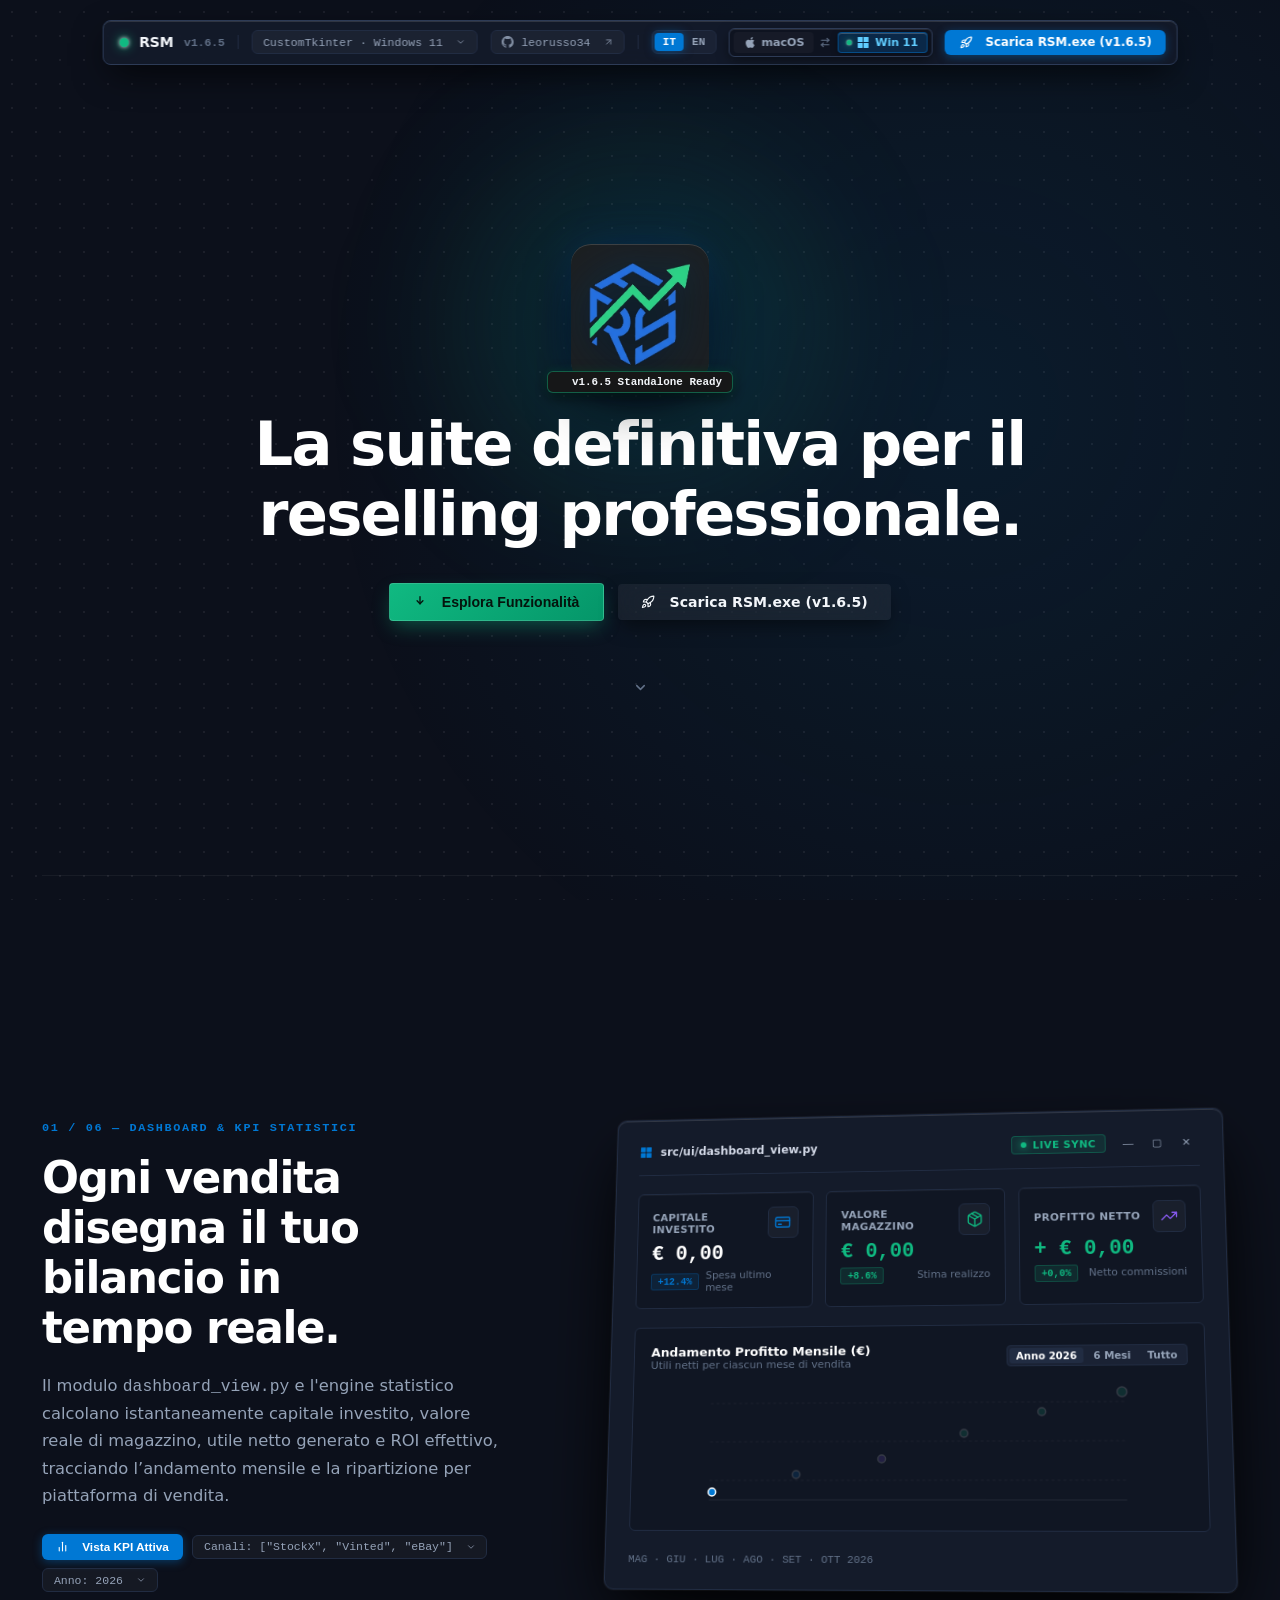
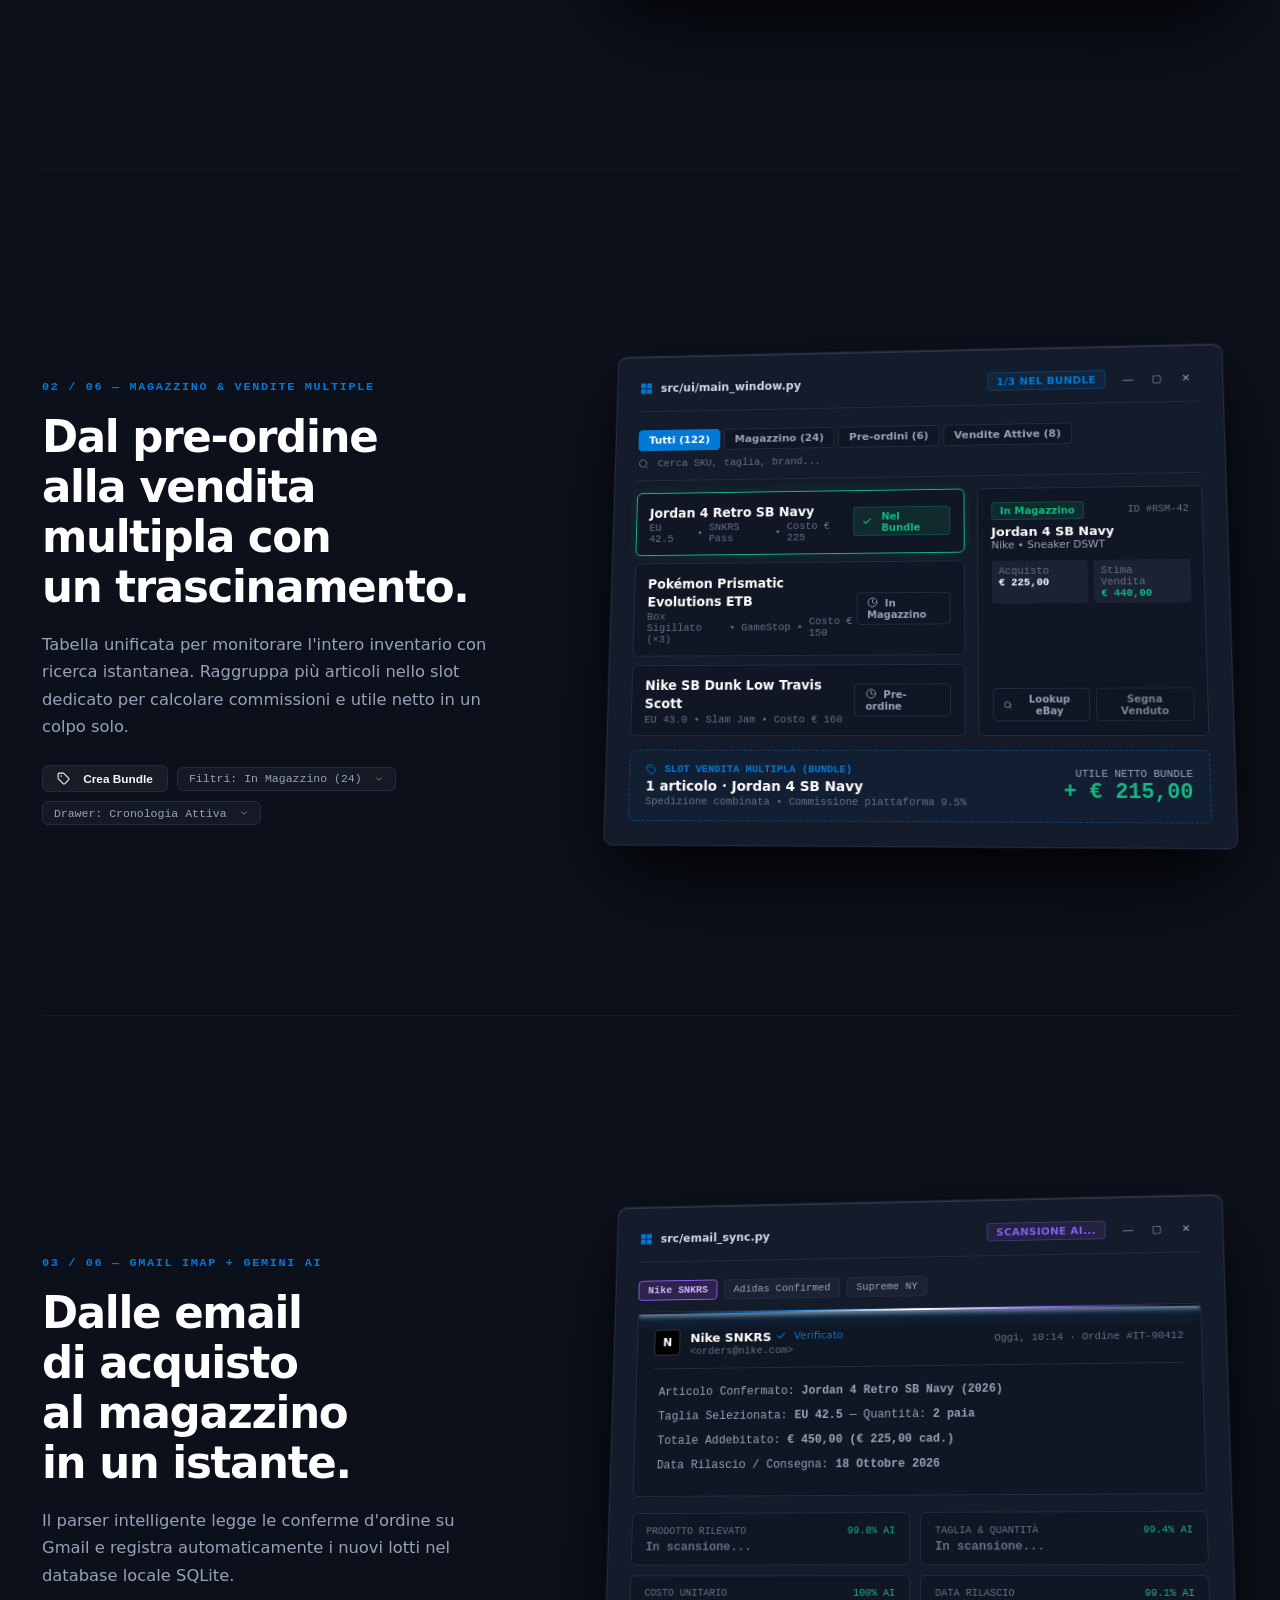
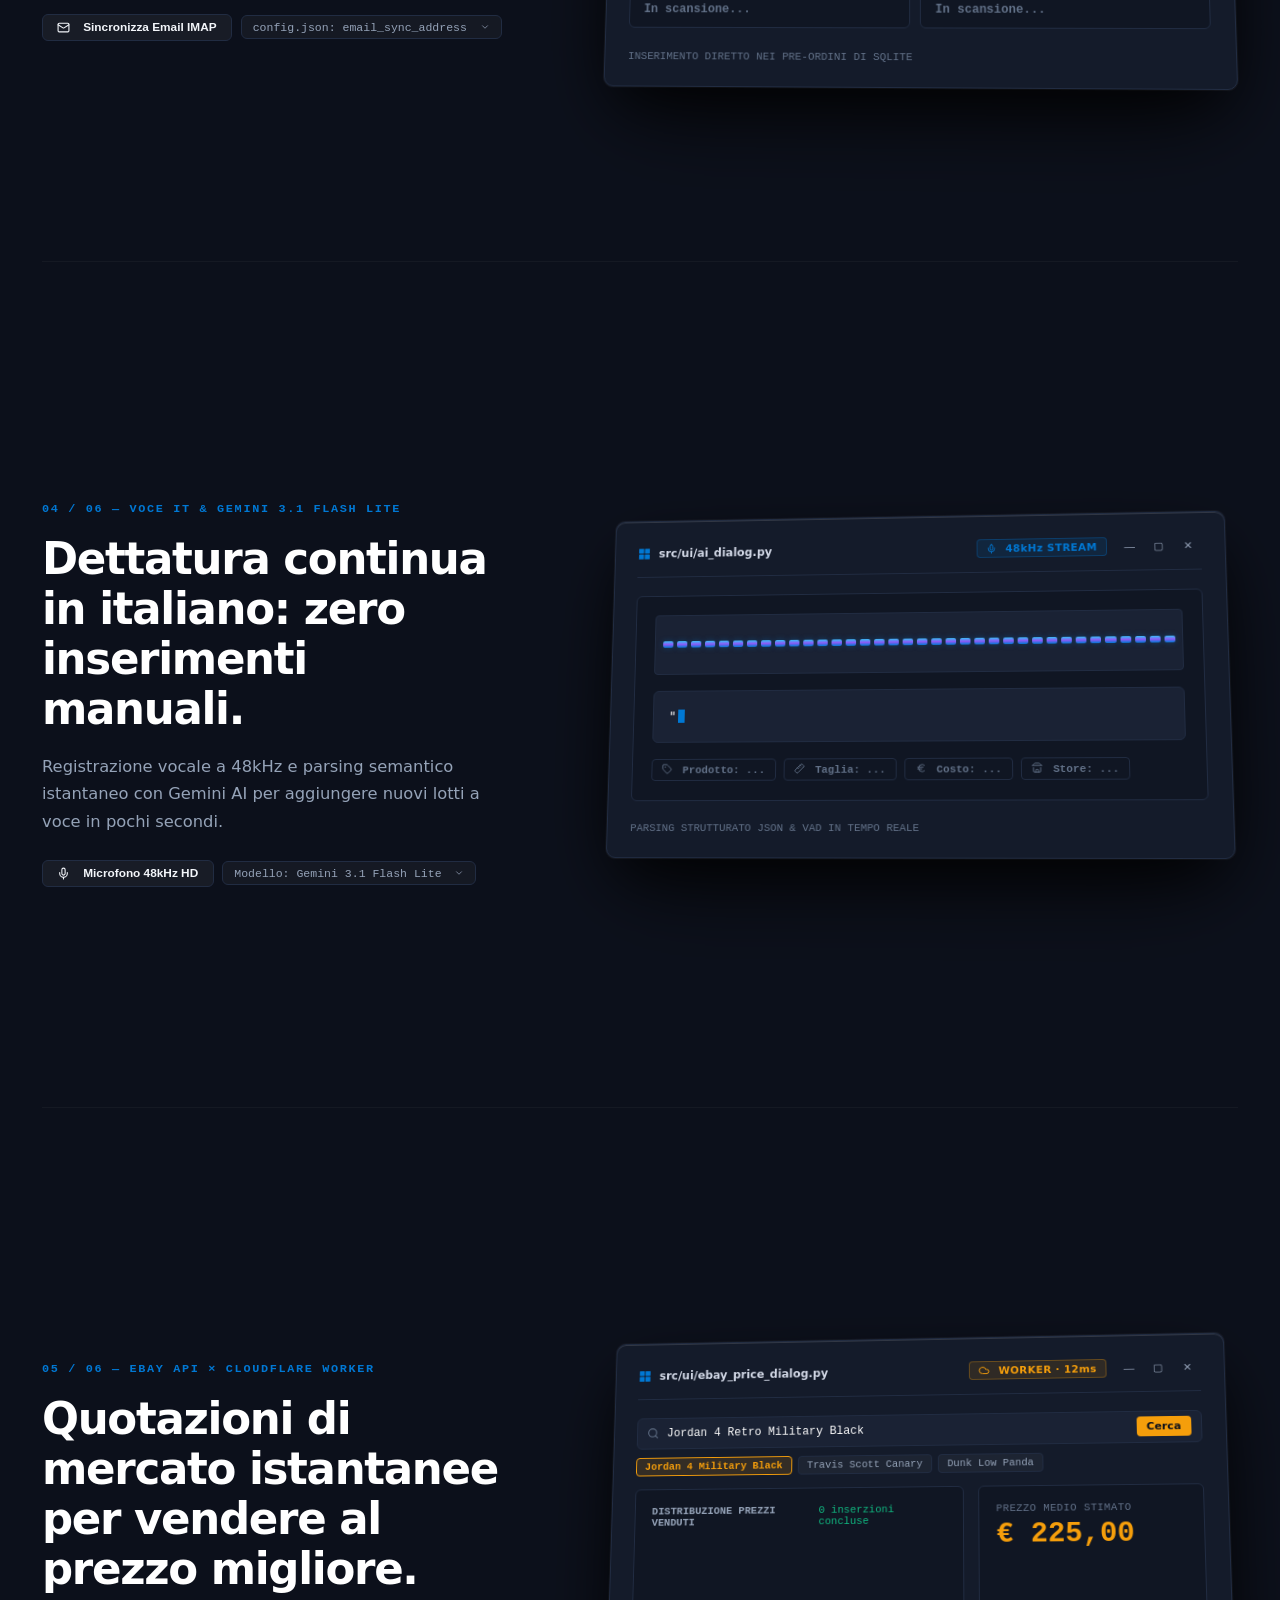
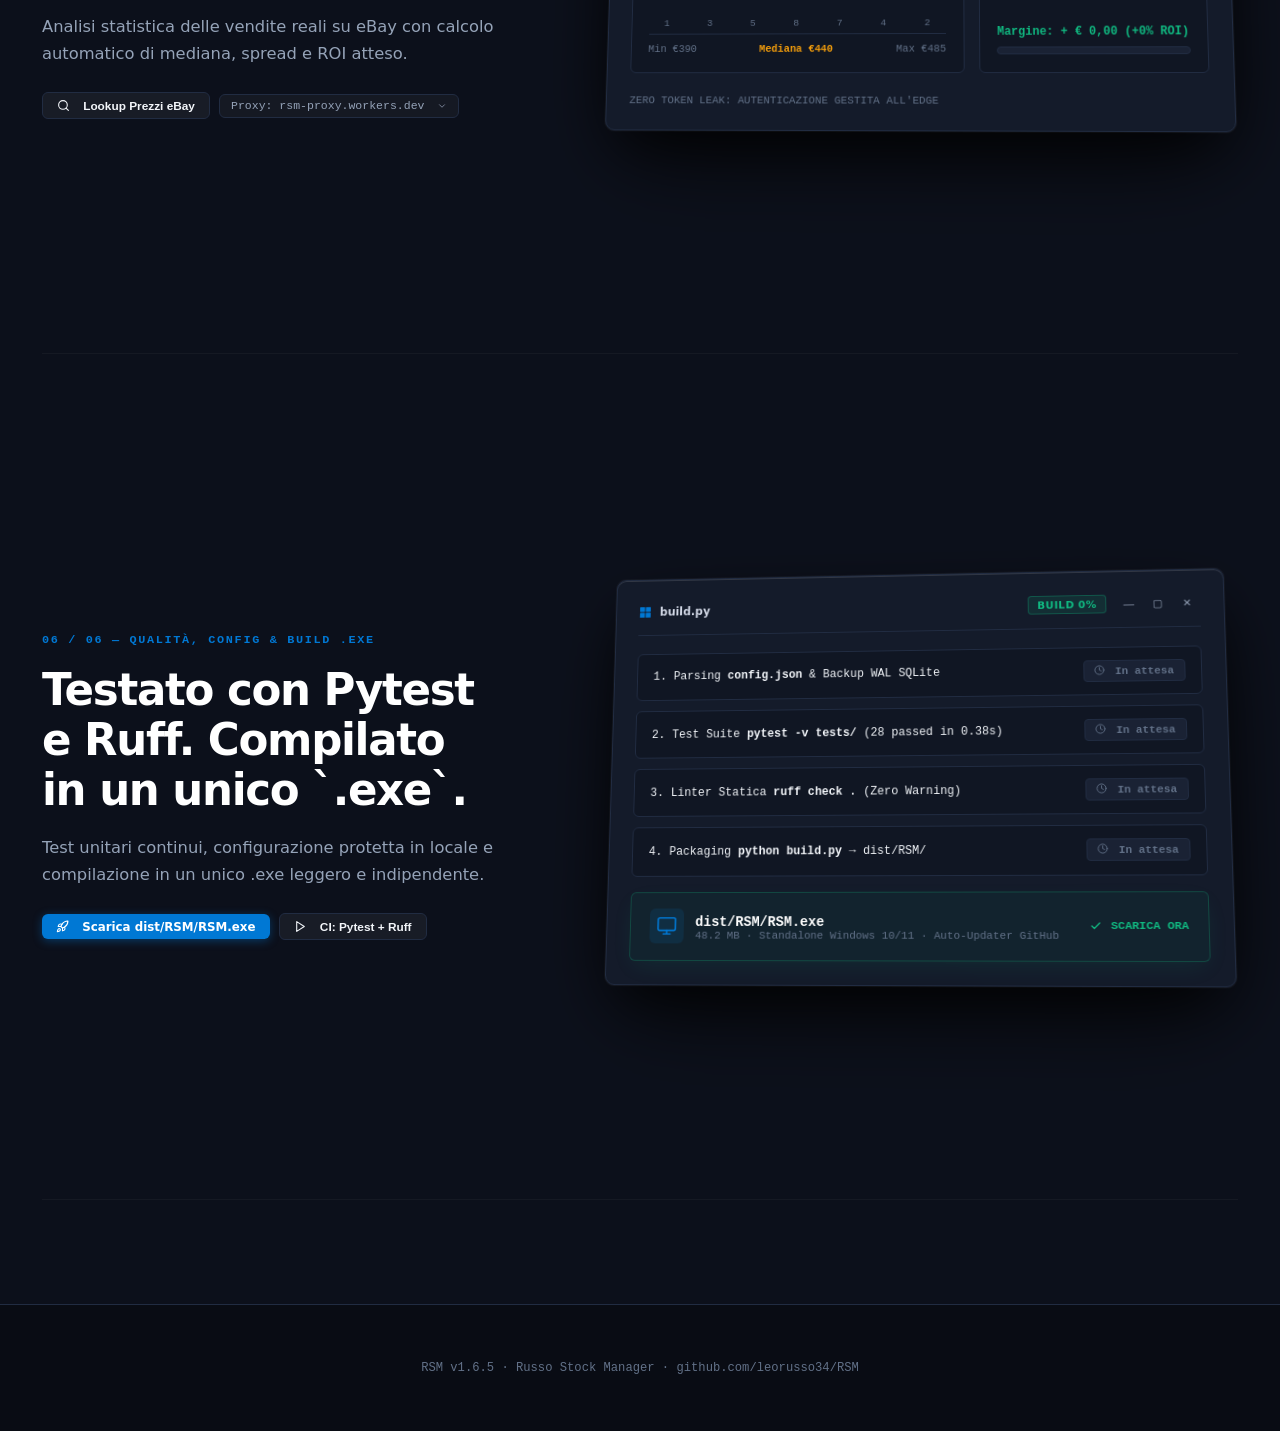
<file: docs/index-windows.html>
<!DOCTYPE html>
<html lang="it" data-theme="dark">
<head>
  <meta charset="UTF-8" />
  <meta name="viewport" content="width=device-width, initial-scale=1.0" />
  <title>RSM</title>
  <meta name="description" content="RSM v1.6.5 — Scrollytelling interattivo in stile Windows 11 Fluent Design / CustomTkinter. Mappatura 1:1 con il codice reale: SQLite WAL, Cloudflare Worker, Gemini AI e build PyInstaller." />
  <link rel="icon" type="image/png" href="assets/icon.png" />
  <style>
    /* ==========================================================================
       RSM SHOWCASE (WINDOWS 11 FLUENT / MICA STYLE) — DESIGN SYSTEM & TOKENS
       Mappato con il tema desktop Windows e CustomTkinter (src/config.py):
       - Palette: #0e131f (Mica Dark Base), #151b2b (Fluent Card), #1d2538 (Input), #0078d4 / #2563eb (Windows Accent)
       - Titoli finestre Windows 11 con pulsanti Riduci, Ingrandisci e Chiudi (rosso #e81123 all'hover)
       - Tipografia: Segoe UI Variable Display
       ========================================================================== */

    :root {
      color-scheme: dark;
      --win-bg: #0c101b;
      --win-card: #141b2a;
      --win-card-inner: #101623;
      --win-input: #1a2234;
      --win-border: #212c42;
      --win-border-light: #2d3b56;
      --win-accent: #0078d4;
      --win-accent-hover: #1084d8;
      --win-emerald: #10b981;
      --win-amber: #f59e0b;
      --win-purple: #8b5cf6;
      --win-red: #e81123;

      --text-main: #f3f6fa;
      --text-muted: #95a3b8;
      --text-dim: #627188;

      --font-win: 'Segoe UI Variable Display', 'Segoe UI', -apple-system, system-ui, sans-serif;
      --font-mono: 'Cascadia Code', 'JetBrains Mono', 'Consolas', monospace;

      scrollbar-color: rgba(255, 255, 255, 0.16) transparent;
      scrollbar-width: thin;
    }

    * {
      box-sizing: border-box;
      margin: 0;
      padding: 0;
      -webkit-font-smoothing: antialiased;
    }

    html, body {
      background-color: var(--win-bg);
      color: var(--text-main);
      font-family: var(--font-win);
      text-rendering: optimizeLegibility;
      overflow-x: hidden;
    }

    /* Sfondo Windows 11 Mica a micro-punti con accento radiale */
    body::before {
      content: "";
      position: fixed;
      inset: 0;
      background-image: radial-gradient(rgba(255, 255, 255, 0.065) 1px, transparent 1px);
      background-size: 24px 24px;
      pointer-events: none;
      z-index: 0;
    }

    body::after {
      content: "";
      position: fixed;
      inset: 0;
      background: radial-gradient(850px circle at 75% 45%, oklch(58% 0.18 var(--ambient-hue, 230) / 0.10), transparent 75%);
      pointer-events: none;
      z-index: 0;
      transition: background 0.3s cubic-bezier(0.16, 1, 0.3, 1);
    }

    h1, h2, h3 {
      text-wrap: balance;
      letter-spacing: -0.025em;
      font-weight: 650;
      line-height: 1.15;
      color: #ffffff;
    }

    p {
      text-wrap: pretty;
      color: var(--text-muted);
      line-height: 1.65;
    }

    .num, .tabular {
      font-variant-numeric: tabular-nums;
      font-feature-settings: "tnum" 1;
    }

    .mock-ctrl,
    .ui-select,
    .ui-pill {
      pointer-events: none !important;
      user-select: none !important;
      cursor: default !important;
    }

    /* ==========================================================================
       PROGRESS BAR & HEADER WINDOWS 11 FLUENT
       ========================================================================== */
    #progress {
      position: fixed;
      top: 0;
      left: 0;
      width: 100%;
      height: 3px;
      background: linear-gradient(90deg, var(--win-accent), var(--win-purple), var(--win-emerald));
      transform-origin: 0 50%;
      transform: scaleX(var(--global-p, 0));
      z-index: 9999;
      box-shadow: 0 0 16px var(--win-accent), 0 0 6px var(--win-emerald);
    }

    .fluent-header {
      position: fixed;
      top: 1.25rem;
      left: 50%;
      transform: translateX(-50%);
      z-index: 100;
      display: flex;
      align-items: center;
      gap: 0.8rem;
      padding: 0.42rem 0.65rem 0.42rem 1rem;
      border-radius: 8px; /* Stile Windows 11 Fluent */
      background: rgba(20, 27, 42, 0.92);
      backdrop-filter: blur(28px) saturate(180%);
      -webkit-backdrop-filter: blur(28px) saturate(180%);
      border: 1px solid var(--win-border-light);
      box-shadow: 0 12px 36px -8px rgba(0, 0, 0, 0.85), inset 0 1px 0 rgba(255, 255, 255, 0.12);
      white-space: nowrap;
    }

    .brand-mark {
      display: flex;
      align-items: center;
      gap: 0.65rem;
      font-size: 0.88rem;
      font-weight: 750;
      letter-spacing: -0.01em;
    }

    /* Cerchio verde che si illumina nello sfondo richiesto dall'utente */
    .brand-dot {
      width: 9px;
      height: 9px;
      border-radius: 50%;
      background: var(--win-emerald);
      box-shadow: 0 0 12px var(--win-emerald), 0 0 4px #ffffff;
      animation: pulseBrandDot 2s infinite ease-in-out;
      flex-shrink: 0;
    }

    @keyframes pulseBrandDot {
      0%, 100% {
        box-shadow: 0 0 12px var(--win-emerald), 0 0 4px #ffffff;
        transform: scale(1);
      }
      50% {
        box-shadow: 0 0 20px 4px var(--win-emerald), 0 0 8px #ffffff;
        transform: scale(1.15);
      }
    }

    .divider {
      width: 1px;
      height: 14px;
      background: var(--win-border);
    }

    .ui-select {
      display: inline-flex;
      align-items: center;
      gap: 0.45rem;
      padding: 0.28rem 0.68rem;
      border-radius: 6px;
      background: rgba(255, 255, 255, 0.04);
      border: 1px solid var(--win-border);
      font-family: var(--font-mono);
      font-size: 0.72rem;
      color: var(--text-muted);
    }

    .ui-btn {
      display: inline-flex;
      align-items: center;
      gap: 0.45rem;
      padding: 0.35rem 0.9rem;
      border-radius: 6px;
      background: var(--win-accent);
      color: #ffffff;
      font-size: 0.74rem;
      font-weight: 650;
      border: none;
      box-shadow: 0 2px 10px rgba(0, 120, 212, 0.4);
    }

    .ui-btn.ghost {
      background: rgba(255, 255, 255, 0.05);
      color: var(--text-main);
      border: 1px solid var(--win-border);
      box-shadow: none;
    }

    /* Link Profilo GitHub Autore nell'Header Windows 11 */
    .header-profile-link {
      pointer-events: auto !important;
      cursor: pointer !important;
      user-select: auto !important;
      text-decoration: none !important;
      color: var(--text-muted) !important;
      transition: all 0.15s ease;
    }
    .header-profile-link:hover {
      background: rgba(255, 255, 255, 0.08);
      border-color: var(--win-accent, #0078d4);
      color: #ffffff !important;
    }
    .header-github-icon {
      flex-shrink: 0;
      opacity: 0.85;
      transition: opacity 0.15s;
    }
    .header-profile-link:hover .header-github-icon {
      opacity: 1;
      color: #ffffff;
    }
    .header-profile-link:hover .chevron-icon-svg {
      transform: translate(1px, -1px);
      opacity: 1;
      color: #ffffff;
    }

    /* Selettore Lingua Bilingue IT / EN */
    .lang-switcher-wrap {
      display: flex;
      align-items: center;
      background: var(--win-input);
      border: 1px solid var(--win-border);
      border-radius: 6px;
      padding: 2px;
    }

    .lang-btn {
      background: transparent;
      border: none;
      color: var(--text-muted);
      font-family: var(--font-mono);
      font-size: 0.69rem;
      font-weight: 700;
      padding: 3px 8px;
      border-radius: 4px;
      cursor: pointer !important;
      pointer-events: auto !important;
      transition: all 0.15s ease;
    }

    .lang-btn:hover {
      color: #fff;
    }

    .lang-btn.active {
      background: var(--win-accent);
      color: #ffffff;
      box-shadow: 0 0 10px rgba(0, 120, 212, 0.5);
    }

    /* ==========================================================================
       OS SWITCHER CAPSULE (PULSANTE CAMBIO OS CON MICRO-INTERAZIONE & GLOW)
       ========================================================================== */
    .os-switch-capsule {
      position: relative;
      display: inline-flex;
      align-items: center;
      gap: 3px;
      padding: 3px 4px;
      border-radius: 6px; /* Fluent Windows 11 Radius */
      background: rgba(14, 20, 32, 0.95);
      border: 1px solid var(--win-border-light);
      text-decoration: none;
      font-family: var(--font-sans);
      font-size: 0.70rem;
      font-weight: 650;
      letter-spacing: -0.01em;
      color: var(--text-muted);
      cursor: pointer !important;
      pointer-events: auto !important;
      user-select: none;
      transition: all 0.28s cubic-bezier(0.16, 1, 0.3, 1);
      box-shadow: 0 4px 14px -3px rgba(0, 0, 0, 0.6), inset 0 1px 0 rgba(255, 255, 255, 0.1);
      overflow: hidden;
    }

    /* Sweep di luce olografica al passaggio del mouse */
    .os-switch-capsule::before {
      content: '';
      position: absolute;
      top: 0;
      left: -130%;
      width: 100%;
      height: 100%;
      background: linear-gradient(90deg, transparent, rgba(255, 255, 255, 0.2), transparent);
      transform: skewX(-20deg);
      transition: left 0.65s cubic-bezier(0.16, 1, 0.3, 1);
      pointer-events: none;
    }

    .os-switch-capsule:hover::before {
      left: 130%;
    }

    .os-switch-capsule:hover {
      border-color: rgba(99, 102, 241, 0.45);
      box-shadow: 0 6px 20px -2px rgba(99, 102, 241, 0.4), 0 0 0 1px rgba(129, 140, 248, 0.25);
      transform: translateY(-1px);
    }

    .os-switch-capsule:active {
      transform: translateY(0) scale(0.96);
    }

    /* Chip OS Target (macOS su index-windows.html) */
    .os-chip-target {
      display: inline-flex;
      align-items: center;
      gap: 0.32rem;
      padding: 0.2rem 0.52rem;
      border-radius: 4px;
      background: rgba(255, 255, 255, 0.03);
      color: var(--text-muted);
      border: 1px solid transparent;
      transition: all 0.25s cubic-bezier(0.16, 1, 0.3, 1);
    }

    .os-icon-svg {
      display: inline-block;
      vertical-align: -1.5px;
      width: 13px;
      height: 13px;
      flex-shrink: 0;
      shape-rendering: geometricPrecision;
      transition: transform 0.3s cubic-bezier(0.34, 1.56, 0.64, 1);
    }

    .os-switch-capsule:hover .os-chip-target {
      background: rgba(99, 102, 241, 0.25);
      color: #a5b4fc;
      border-color: rgba(129, 140, 248, 0.5);
      box-shadow: 0 0 12px rgba(99, 102, 241, 0.45);
    }

    .os-switch-capsule:hover .os-chip-target .os-icon-svg {
      transform: scale(1.22) rotate(5deg);
    }

    /* Icona Centrale di Swap con rotazione elastica a 180° */
    .os-switch-mid {
      display: inline-flex;
      align-items: center;
      justify-content: center;
      width: 18px;
      height: 18px;
      color: var(--text-dim);
      transition: transform 0.45s cubic-bezier(0.34, 1.56, 0.64, 1), color 0.25s ease;
    }

    .os-switch-capsule:hover .os-switch-mid {
      transform: rotate(180deg) scale(1.18);
      color: #a5b4fc;
    }

    /* Chip OS Attivo (Windows 11 su index-windows.html) */
    .os-chip-active {
      display: inline-flex;
      align-items: center;
      gap: 0.32rem;
      padding: 0.2rem 0.52rem;
      border-radius: 4px;
      background: rgba(0, 120, 212, 0.22);
      color: #60cdff;
      font-weight: 700;
      border: 1px solid rgba(0, 120, 212, 0.45);
      box-shadow: inset 0 1px 0 rgba(255, 255, 255, 0.2), 0 2px 6px rgba(0, 0, 0, 0.3);
      transition: all 0.2s ease;
    }

    .os-live-dot {
      width: 5px;
      height: 5px;
      border-radius: 50%;
      background: var(--win-emerald);
      box-shadow: 0 0 8px var(--win-emerald), 0 0 2px #ffffff;
      animation: pulseBrandDot 2s infinite ease-in-out;
    }

    /* ==========================================================================
       MODERN LINE TECH SVG ICONS & MICRO-INTERACTIONS
       ========================================================================== */
    .ui-icon-svg {
      display: inline-block;
      vertical-align: middle;
      shape-rendering: geometricPrecision;
      transition: all 0.22s cubic-bezier(0.16, 1, 0.3, 1);
    }

    .btn-icon-svg {
      display: inline-block;
      vertical-align: -2px;
      margin-right: 0.35rem;
      shape-rendering: geometricPrecision;
      transition: transform 0.28s cubic-bezier(0.34, 1.56, 0.64, 1), opacity 0.2s ease;
    }

    .chip-icon-svg {
      display: inline-block;
      vertical-align: -1.5px;
      margin-right: 0.25rem;
      shape-rendering: geometricPrecision;
    }

    .chevron-icon-svg {
      display: inline-block;
      vertical-align: -1px;
      margin-left: 0.35rem;
      shape-rendering: geometricPrecision;
      transition: transform 0.2s ease;
      opacity: 0.75;
    }

    /* Micro-interazioni su hover dei controlli */
    .ui-btn:hover .rocket-icon-svg {
      transform: translateY(-2px) rotate(-12deg);
    }

    .ui-btn:hover .mic-icon-svg {
      animation: micPulse 0.8s infinite alternate ease-in-out;
    }

    @keyframes micPulse {
      0% { transform: scale(1); }
      100% { transform: scale(1.22); }
    }

    .ui-btn:hover .search-icon-svg,
    .table-chip:hover .search-icon-svg {
      transform: scale(1.18) rotate(12deg);
    }

    .ui-btn:hover .btn-icon-svg:not(.rocket-icon-svg):not(.mic-icon-svg):not(.search-icon-svg) {
      transform: scale(1.15);
    }

    .ui-select:hover .chevron-icon-svg {
      transform: translateY(1.5px);
      opacity: 1;
    }

    .kpi-icon-badge {
      display: flex;
      align-items: center;
      justify-content: center;
      width: 34px;
      height: 34px;
      border-radius: 6px;
      background: rgba(255, 255, 255, 0.04);
      border: 1px solid var(--win-border);
      transition: transform 0.25s cubic-bezier(0.34, 1.56, 0.64, 1), box-shadow 0.25s ease;
    }

    .flat-card-inner:hover .kpi-icon-badge,
    .fluent-card-inner:hover .kpi-icon-badge {
      transform: scale(1.12) translateY(-1px);
    }

    /* ==========================================================================
       CONTAINER PRINCIPALE & SEZIONI
       ========================================================================== */
    .page-wrap {
      max-width: 1260px;
      margin: 0 auto;
      padding: 5.5rem 2rem 6.5rem;
      position: relative;
    }

    /* ==========================================================================
       HERO INTRO SECTION — WINDOWS 11 FLUENT MICA AMBIENT FLOATING LOGO
       ========================================================================== */
    .hero-section {
      min-height: calc(100vh - 7rem);
      display: flex;
      flex-direction: column;
      align-items: center;
      justify-content: center;
      position: relative;
      padding: 3.5rem 1rem 4.5rem;
      margin-bottom: 3rem;
      border-bottom: 1px solid rgba(255, 255, 255, 0.05);
      text-align: center;
      --hero-p: 0;
    }

    .hero-ambient-glow {
      position: absolute;
      top: 30%;
      left: 50%;
      transform: translate(-50%, -50%);
      width: 520px;
      height: 380px;
      background: radial-gradient(circle, rgba(0, 103, 192, 0.18) 0%, rgba(16, 185, 129, 0.12) 45%, transparent 70%);
      filter: blur(60px);
      pointer-events: none;
      z-index: 0;
      animation: heroGlowPulse 6s ease-in-out infinite alternate;
    }

    @keyframes heroGlowPulse {
      0% { transform: translate(-50%, -50%) scale(0.92); opacity: 0.65; }
      100% { transform: translate(-50%, -50%) scale(1.15); opacity: 0.95; }
    }

    .hero-content {
      position: relative;
      z-index: 1;
      max-width: 840px;
      display: flex;
      flex-direction: column;
      align-items: center;
      gap: 1.35rem;
      transform: translateY(calc(var(--hero-p, 0) * -35px));
      opacity: calc(1 - var(--hero-p, 0) * 1.45);
      transition: opacity 0.05s linear;
    }

    .hero-logo-wrapper {
      position: relative;
      margin-bottom: 0.4rem;
      transform-origin: center center;
      transform: translateY(calc(var(--hero-p, 0) * -125px)) scale(calc(1 - var(--hero-p, 0) * 0.72));
      transition: transform 0.05s linear;
    }

    .hero-logo-ring {
      width: 138px;
      height: 138px;
      border-radius: 20px;
      background: rgba(32, 32, 32, 0.88);
      backdrop-filter: blur(28px) saturate(180%);
      -webkit-backdrop-filter: blur(28px) saturate(180%);
      border: 1px solid var(--fluent-border);
      box-shadow:
        0 24px 55px -12px rgba(0, 0, 0, 0.85),
        0 0 40px rgba(0, 103, 192, 0.22),
        inset 0 1px 0 rgba(255, 255, 255, 0.15);
      display: flex;
      align-items: center;
      justify-content: center;
      padding: 1.15rem;
      position: relative;
      animation: heroLogoFloat 5s ease-in-out infinite;
    }

    @keyframes heroLogoFloat {
      0%, 100% { transform: translateY(0); }
      50% { transform: translateY(-7px); }
    }

    .hero-logo-img {
      width: 100%;
      height: 100%;
      object-fit: contain;
      filter: drop-shadow(0 12px 24px rgba(0, 0, 0, 0.7)) drop-shadow(0 0 16px rgba(0, 103, 192, 0.25));
      image-rendering: auto;
      image-rendering: high-quality;
      -webkit-backface-visibility: hidden;
      backface-visibility: hidden;
      transform: translateZ(0);
    }

    .hero-status-pill {
      position: absolute;
      bottom: -11px;
      left: 50%;
      transform: translateX(-50%);
      display: flex;
      align-items: center;
      gap: 0.45rem;
      padding: 0.25rem 0.65rem;
      border-radius: 6px;
      background: rgba(24, 24, 24, 0.95);
      border: 1px solid rgba(16, 185, 129, 0.45);
      box-shadow: 0 4px 14px rgba(0, 0, 0, 0.6), 0 0 10px rgba(16, 185, 129, 0.2);
      font-family: var(--font-mono);
      font-size: 0.68rem;
      font-weight: 600;
      color: var(--accent-emerald);
      white-space: nowrap;
    }

    .hero-live-dot {
      width: 6px;
      height: 6px;
      border-radius: 50%;
      background: var(--accent-emerald);
      box-shadow: 0 0 8px var(--accent-emerald);
      animation: heroDotPulse 2s infinite ease-in-out;
    }

    @keyframes heroDotPulse {
      0%, 100% { transform: scale(1); opacity: 1; }
      50% { transform: scale(1.4); opacity: 0.6; }
    }

    .hero-badge-capsule {
      display: inline-flex;
      align-items: center;
      gap: 0.5rem;
      padding: 0.35rem 0.9rem;
      border-radius: 6px;
      background: rgba(255, 255, 255, 0.05);
      border: 1px solid var(--fluent-border);
      font-size: 0.78rem;
      font-weight: 600;
      color: var(--text-muted);
      letter-spacing: 0.02em;
    }

    .hero-title {
      font-size: clamp(2.2rem, 5vw, 3.8rem);
      font-weight: 700;
      letter-spacing: -0.03em;
      line-height: 1.15;
      color: #ffffff;
      margin: 0;
      padding-bottom: 0.35rem;
    }

    .hero-actions {
      display: flex;
      align-items: center;
      justify-content: center;
      gap: 0.9rem;
      flex-wrap: wrap;
      margin-top: 0.35rem;
    }

    .hero-btn-primary {
      display: inline-flex;
      align-items: center;
      gap: 0.55rem;
      padding: 0.65rem 1.45rem;
      border-radius: 4px;
      background: linear-gradient(135deg, #10b981, #059669);
      color: #05140d;
      font-weight: 700;
      font-size: 0.88rem;
      border: 1px solid rgba(255, 255, 255, 0.15);
      cursor: pointer;
      box-shadow: 0 8px 20px -4px rgba(16, 185, 129, 0.4);
      transition: background 0.18s, transform 0.18s, box-shadow 0.18s;
    }

    .hero-btn-primary:hover {
      transform: translateY(-2px);
      box-shadow: 0 12px 25px -4px rgba(16, 185, 129, 0.55);
    }

    .hero-btn-secondary {
      display: inline-flex;
      align-items: center;
      gap: 0.55rem;
      padding: 0.65rem 1.45rem;
      border-radius: 4px;
      background: rgba(255, 255, 255, 0.06);
      backdrop-filter: blur(16px);
      -webkit-backdrop-filter: blur(16px);
      color: var(--text-main);
      font-weight: 600;
      font-size: 0.88rem;
      border: 1px solid var(--fluent-border);
      text-decoration: none;
      cursor: pointer;
      box-shadow: 0 8px 20px -4px rgba(0, 0, 0, 0.5);
      transition: background 0.18s, border-color 0.18s, transform 0.18s;
    }

    .hero-btn-secondary:hover {
      background: rgba(255, 255, 255, 0.1);
      border-color: rgba(255, 255, 255, 0.3);
      transform: translateY(-2px);
    }

    .hero-scroll-indicator {
      display: inline-flex;
      align-items: center;
      justify-content: center;
      padding: 0.5rem;
      margin-top: 1.8rem;
      cursor: pointer;
      color: var(--text-dim);
      transition: color 0.2s, transform 0.2s;
    }

    .hero-scroll-indicator:hover {
      color: var(--text-muted);
    }

    .hero-chevron-bounce {
      animation: chevronBounce 1.8s infinite ease-in-out;
    }

    @keyframes chevronBounce {
      0%, 100% { transform: translateY(0); }
      50% { transform: translateY(6px); }
    }

    .point-section {
      min-height: 94vh;
      display: grid;
      grid-template-columns: 1fr;
      align-items: center;
      gap: 2.8rem;
      padding: 4.8rem 0;
      border-bottom: 1px solid rgba(255, 255, 255, 0.04);
      --p: 0;
    }

    @media (min-width: 960px) {
      .point-section {
        grid-template-columns: 0.85fr 1.15fr;
        gap: 4.5rem;
      }
    }

    .point-copy {
      display: flex;
      flex-direction: column;
      gap: 1.15rem;
      transform: translateY(calc((0.5 - var(--p)) * 20px));
      transition: transform 0.1s ease-out;
    }

    .point-eyebrow {
      font-family: var(--font-mono);
      font-size: 0.74rem;
      letter-spacing: 0.14em;
      text-transform: uppercase;
      color: var(--win-accent);
      display: inline-flex;
      align-items: center;
      gap: 0.65rem;
      font-weight: 650;
    }

    .point-copy h2 {
      font-size: clamp(2.1rem, 3.4vw, 3rem);
      letter-spacing: -0.03em;
    }

    .point-copy p {
      font-size: 1.02rem;
      max-width: 44ch;
      line-height: 1.68;
    }

    .point-controls {
      display: flex;
      flex-wrap: wrap;
      align-items: center;
      gap: 0.55rem;
      margin-top: 0.4rem;
    }

    /* ==========================================================================
       SCHEDA GRAFICA WINDOWS 11 FLUENT (CAPTION CONTROLS: —, ▢, ✕)
       ========================================================================== */
    .graphic-card {
      background: var(--win-card);
      backdrop-filter: blur(32px) saturate(180%);
      -webkit-backdrop-filter: blur(32px) saturate(180%);
      border: 1px solid var(--win-border);
      border-radius: 10px; /* Windows 11 Window Radius */
      padding: 1.5rem;
      box-shadow:
        0 0 0 1px rgba(255, 255, 255, 0.04),
        0 24px 60px -15px rgba(0, 0, 0, 0.9),
        0 45px 95px -25px rgba(0, 0, 0, 0.7),
        inset 0 1px 0 rgba(255, 255, 255, 0.12);
      position: relative;
      overflow: hidden;
      transform:
        perspective(1200px)
        rotateX(calc((0.5 - var(--p)) * 14deg))
        rotateY(calc((0.5 - var(--p)) * -8deg))
        scale(calc(0.96 + sin(var(--p) * 3.14159) * 0.04));
      transition: border-color 0.25s, box-shadow 0.25s;
    }

    .graphic-card:hover {
      border-color: var(--win-border-light);
    }

    /* Windows 11 Native Titlebar Header */
    .win-titlebar {
      display: flex;
      align-items: center;
      justify-content: space-between;
      gap: 0.6rem;
      flex-wrap: nowrap;
      padding-bottom: 0.85rem;
      margin-bottom: 1.25rem;
      border-bottom: 1px solid var(--win-border);
      font-size: 0.75rem;
      color: var(--text-muted);
    }

    .win-title-left {
      display: flex;
      align-items: center;
      gap: 0.55rem;
      color: #d1d7e5;
      font-weight: 600;
      white-space: nowrap;
      overflow: hidden;
      text-overflow: ellipsis;
      min-width: 0;
      flex: 1;
    }

    .win-title-left span {
      overflow: hidden;
      text-overflow: ellipsis;
      white-space: nowrap;
      min-width: 0;
    }

    .win-app-icon {
      width: 14px;
      height: 14px;
      display: inline-flex;
      align-items: center;
      justify-content: center;
      color: var(--win-accent);
      flex-shrink: 0;
      shape-rendering: geometricPrecision;
    }

    /* Controlli Finestra Windows 11 (Minimize, Maximize, Close) */
    .win-caption-controls {
      display: flex;
      align-items: center;
      gap: 2px;
      flex-shrink: 0;
    }

    .win-cap-btn {
      width: 28px;
      height: 22px;
      display: flex;
      align-items: center;
      justify-content: center;
      border-radius: 4px;
      color: var(--text-muted);
      font-size: 0.7rem;
      transition: all 0.12s ease;
      background: transparent;
      border: none;
    }

    .win-cap-btn:hover {
      background: rgba(255, 255, 255, 0.08);
      color: #ffffff;
    }

    .win-cap-btn.close:hover {
      background: var(--win-red) !important;
      color: #ffffff !important;
    }

    .status-pill-live {
      display: inline-flex;
      align-items: center;
      gap: 0.4rem;
      padding: 0.18rem 0.55rem;
      border-radius: 4px;
      background: rgba(16, 185, 129, 0.12);
      border: 1px solid rgba(16, 185, 129, 0.3);
      color: var(--win-emerald);
      font-size: 0.67rem;
      font-weight: 650;
      letter-spacing: 0.04em;
      white-space: nowrap;
      flex-shrink: 0;
    }

    .pulsing-dot {
      width: 6px;
      height: 6px;
      border-radius: 50%;
      background: var(--win-emerald);
      box-shadow: 0 0 8px var(--win-emerald);
      animation: pulseGlow 1.8s infinite ease-in-out;
    }

    @keyframes pulseGlow {
      0%, 100% { opacity: 1; transform: scale(1); }
      50% { opacity: 0.4; transform: scale(0.75); }
    }

    .graphic-footer {
      display: flex;
      align-items: center;
      justify-content: flex-start;
      padding-top: 0.6rem;
      margin-top: 0.8rem;
      font-family: var(--font-mono);
      font-size: 0.7rem;
      color: var(--text-dim);
    }

    .scroll-scrub {
      width: 100px;
      height: 4px;
      background: rgba(255, 255, 255, 0.08);
      border-radius: 2px;
      overflow: hidden;
      border: 1px solid rgba(255, 255, 255, 0.04);
    }
    .scroll-scrub-fill {
      height: 100%;
      width: calc(var(--p) * 100%);
      background: linear-gradient(90deg, var(--win-accent), var(--win-emerald));
      box-shadow: 0 0 8px var(--win-emerald);
    }

    /* --------------------------------------------------------------------------
       CARD 01: DASHBOARD CON 3 KPI & GRAFICO UTILE MENSILE FLUENT
       -------------------------------------------------------------------------- */
    .kpi-grid {
      display: grid;
      grid-template-columns: repeat(3, minmax(0, 1fr));
      gap: 0.85rem;
      margin-bottom: 1.25rem;
    }

    .fluent-card-inner {
      background: var(--win-card-inner);
      border: 1px solid var(--win-border);
      border-radius: 6px;
      padding: 0.95rem;
      position: relative;
      box-shadow: inset 0 1px 0 rgba(255, 255, 255, 0.04);
    }

    .kpi-card-header {
      display: flex;
      align-items: center;
      justify-content: space-between;
      margin-bottom: 0.35rem;
    }

    .kpi-title {
      font-size: 0.68rem;
      font-weight: 700;
      letter-spacing: 0.03em;
      text-transform: uppercase;
      color: var(--text-muted);
    }

    .kpi-value {
      font-size: 1.35rem;
      font-weight: 750;
      color: #fff;
      margin-bottom: 0.25rem;
      line-height: 1.1;
      font-family: var(--font-mono);
      white-space: nowrap;
    }

    .kpi-footer-row {
      display: flex;
      align-items: center;
      justify-content: space-between;
      gap: 0.45rem;
      font-size: 0.68rem;
    }

    .kpi-trend {
      font-family: var(--font-mono);
      font-size: 0.64rem;
      font-weight: 600;
      padding: 0.1rem 0.4rem;
      border-radius: 3px;
      white-space: nowrap;
      flex-shrink: 0;
      line-height: 1.2;
    }
    .kpi-trend.positive {
      color: var(--win-emerald);
      background: rgba(16, 185, 129, 0.12);
      border: 1px solid rgba(16, 185, 129, 0.25);
    }
    .kpi-trend.neutral {
      color: var(--win-accent);
      background: rgba(0, 120, 212, 0.12);
      border: 1px solid rgba(0, 120, 212, 0.25);
    }

    .chart-container-card {
      background: var(--win-card-inner);
      border: 1px solid var(--win-border);
      border-radius: 6px;
      padding: 1.1rem 1.1rem 0.8rem;
      position: relative;
    }

    .chart-header-row {
      display: flex;
      align-items: center;
      justify-content: space-between;
      margin-bottom: 0.85rem;
    }

    .timeframe-pills {
      display: flex;
      gap: 3px;
      background: var(--win-input);
      padding: 2px;
      border-radius: 4px;
      border: 1px solid var(--win-border);
    }

    .timeframe-pill {
      padding: 2px 7px;
      font-size: 0.65rem;
      font-weight: 600;
      color: var(--text-muted);
      border-radius: 3px;
    }
    .timeframe-pill.active {
      background: var(--win-border);
      color: #fff;
    }

    /* --------------------------------------------------------------------------
       CARD 02: MAGAZZINO, TABELLA FLUENT, DRAG & DROP BUNDLE E SIDE-DRAWER
       -------------------------------------------------------------------------- */
    .table-layout-wrap {
      display: flex;
      flex-direction: column;
      gap: 0.85rem;
    }

    .table-toolbar-head {
      display: flex;
      align-items: center;
      justify-content: space-between;
      padding-bottom: 0.75rem;
      border-bottom: 1px solid var(--win-border);
      flex-wrap: wrap;
      gap: 0.5rem;
    }

    .table-tab-chips {
      display: flex;
      gap: 4px;
    }

    .table-chip {
      padding: 0.25rem 0.65rem;
      font-size: 0.7rem;
      font-weight: 600;
      border-radius: 4px;
      background: var(--win-card-inner);
      color: var(--text-muted);
      border: 1px solid var(--win-border);
    }
    .table-chip.active {
      background: var(--win-accent);
      border-color: var(--win-accent);
      color: #fff;
    }

    .inventory-split-deck {
      display: grid;
      grid-template-columns: minmax(0, 1.2fr) minmax(0, 0.8fr);
      gap: 0.85rem;
    }

    .table-rows-list {
      display: flex;
      flex-direction: column;
      gap: 0.55rem;
    }

    .table-row-item {
      background: var(--win-card-inner);
      border: 1px solid var(--win-border);
      border-radius: 6px;
      padding: 0.65rem 0.85rem;
      display: flex;
      align-items: center;
      justify-content: space-between;
      transition: all 0.2s ease;
    }

    .table-row-item.highlighted {
      border-color: var(--win-emerald);
      box-shadow: 0 0 12px rgba(16, 185, 129, 0.15);
    }

    .item-sku-sub {
      font-size: 0.68rem;
      color: var(--text-dim);
      font-family: var(--font-mono);
      display: flex;
      align-items: center;
      gap: 0.4rem;
      margin-top: 0.1rem;
    }

    .drawer-preview-card {
      background: var(--win-card-inner);
      border: 1px solid var(--win-border);
      border-radius: 6px;
      padding: 0.85rem;
      display: flex;
      flex-direction: column;
      justify-content: space-between;
    }

    .drawer-badge-status {
      display: inline-flex;
      align-items: center;
      gap: 0.35rem;
      font-size: 0.66rem;
      font-weight: 650;
      padding: 0.15rem 0.5rem;
      border-radius: 3px;
      background: rgba(16, 185, 129, 0.12);
      color: var(--win-emerald);
      border: 1px solid rgba(16, 185, 129, 0.25);
    }

    .bundle-tray-zone {
      padding: 0.85rem 1.05rem;
      border-radius: 6px;
      background: rgba(0, 120, 212, 0.05);
      border: 1px dashed rgba(0, 120, 212, 0.4);
      display: flex;
      align-items: center;
      justify-content: space-between;
    }

    /* --------------------------------------------------------------------------
       CARD 03: GMAIL IMAP + GEMINI AI LASER SCANNER HD
       -------------------------------------------------------------------------- */
    .email-scanner-card {
      background: var(--win-card-inner);
      border: 1px solid var(--win-border);
      border-radius: 6px;
      padding: 1.15rem;
      position: relative;
      overflow: hidden;
      margin-bottom: 1.1rem;
    }

    .scan-laser-beam {
      position: absolute;
      left: 0;
      right: 0;
      top: calc(var(--laser-p, var(--p)) * 100%);
      height: 2px;
      background: linear-gradient(90deg, transparent 5%, var(--win-accent) 25%, #fff 50%, var(--win-purple) 75%, transparent 95%);
      box-shadow: 0 0 20px 4px rgba(0, 120, 212, 0.4), 0 0 6px 1px #fff;
      pointer-events: none;
      z-index: 5;
    }

    .email-sender-profile {
      display: flex;
      align-items: center;
      justify-content: space-between;
      padding-bottom: 0.75rem;
      margin-bottom: 0.85rem;
      border-bottom: 1px solid var(--win-border);
    }

    .sender-avatar {
      width: 28px;
      height: 28px;
      border-radius: 4px;
      background: #000;
      color: #fff;
      border: 1px solid rgba(255, 255, 255, 0.2);
      display: flex;
      align-items: center;
      justify-content: center;
      font-size: 0.75rem;
      font-weight: 800;
    }

    .email-receipt-lines {
      font-family: var(--font-mono);
      font-size: 0.76rem;
      line-height: 1.8;
      color: var(--text-muted);
    }

    .extracted-fields-deck {
      display: grid;
      grid-template-columns: repeat(2, 1fr);
      gap: 0.65rem;
    }

    .extracted-node {
      background: var(--win-card-inner);
      border: 1px solid var(--win-border);
      border-radius: 6px;
      padding: 0.7rem 0.9rem;
      font-family: var(--font-mono);
      display: flex;
      flex-direction: column;
      gap: 0.25rem;
    }

    /* --------------------------------------------------------------------------
       CARD 04: STUDIO AUDIO VOCALE & STREAMING GEMINI
       -------------------------------------------------------------------------- */
    .audio-studio-card {
      background: var(--win-card-inner);
      border: 1px solid var(--win-border);
      border-radius: 6px;
      padding: 1.25rem;
      display: flex;
      flex-direction: column;
      gap: 1.1rem;
    }

    .bars-visualizer-deck {
      height: 64px;
      display: flex;
      align-items: center;
      justify-content: space-between;
      gap: 4px;
      padding: 0 0.5rem;
      background: var(--win-input);
      border-radius: 4px;
      border: 1px solid var(--win-border);
    }

    .spec-bar {
      flex: 1;
      height: 12%;
      border-radius: 2px;
      background: linear-gradient(to top, var(--win-accent), var(--win-purple), #38bdf8);
      box-shadow: 0 0 6px rgba(0, 120, 212, 0.35);
      transition: height 0.05s ease-out;
    }

    .speech-transcript-box {
      padding: 0.85rem 1.05rem;
      border-radius: 6px;
      background: var(--win-input);
      border: 1px solid var(--win-border);
      font-size: 0.88rem;
      min-height: 3.4rem;
      display: flex;
      align-items: center;
      line-height: 1.5;
    }

    .ai-cursor {
      display: inline-block;
      width: 7px;
      height: 14px;
      background: var(--win-accent);
      margin-left: 3px;
      vertical-align: middle;
      animation: blinkCursor 0.8s infinite;
    }

    @keyframes blinkCursor {
      0%, 100% { opacity: 1; }
      50% { opacity: 0; }
    }

    /* --------------------------------------------------------------------------
       CARD 05: PROFONDITÀ DI MERCATO EBAY & GAUGE MARGINE HD
       -------------------------------------------------------------------------- */
    .ebay-market-grid {
      display: grid;
      grid-template-columns: minmax(0, 1.2fr) minmax(0, 0.8fr);
      gap: 0.95rem;
    }

    .market-box-panel {
      background: var(--win-card-inner);
      border: 1px solid var(--win-border);
      border-radius: 6px;
      padding: 1.1rem;
    }

    .hist-container {
      height: 112px;
      display: flex;
      align-items: flex-end;
      justify-content: space-between;
      gap: 7px;
      padding-top: 1.1rem;
      border-bottom: 1px solid var(--win-border);
      position: relative;
    }

    .hist-bar-col {
      flex: 1;
      border-radius: 2px 2px 0 0;
      background: rgba(255, 255, 255, 0.12);
      transition: height 0.08s ease-out;
      position: relative;
    }

    .hist-bar-col.accent {
      background: linear-gradient(to top, var(--win-amber), var(--win-emerald));
      box-shadow: 0 0 12px rgba(16, 185, 129, 0.35);
    }

    .hist-col-count {
      position: absolute;
      top: -16px;
      left: 50%;
      transform: translateX(-50%);
      font-family: var(--font-mono);
      font-size: 0.62rem;
      color: var(--text-dim);
    }

    .gauge-progress-bar {
      height: 8px;
      background: var(--win-input);
      border-radius: 4px;
      overflow: hidden;
      margin-top: 0.5rem;
      border: 1px solid var(--win-border);
    }

    .gauge-fill {
      height: 100%;
      width: calc(var(--p) * 100%);
      background: linear-gradient(90deg, var(--win-amber), var(--win-emerald));
      box-shadow: 0 0 8px var(--win-emerald);
    }

    /* --------------------------------------------------------------------------
       CARD 06: PIPELINE DEVOPS & STANDALONE .EXE ARTIFACT
       -------------------------------------------------------------------------- */
    .devops-steps-deck {
      display: flex;
      flex-direction: column;
      gap: 0.65rem;
    }

    .step-console-row {
      background: var(--win-card-inner);
      border: 1px solid var(--win-border);
      border-radius: 6px;
      padding: 0.85rem 1.05rem;
      font-family: var(--font-mono);
      font-size: 0.76rem;
      display: flex;
      align-items: center;
      justify-content: space-between;
      transition: all 0.2s ease;
    }

    .artifact-binary-card {
      margin-top: 1rem;
      padding: 1.05rem 1.25rem;
      border-radius: 6px;
      background: rgba(16, 185, 129, 0.05);
      border: 1px solid rgba(16, 185, 129, 0.25);
      display: flex;
      align-items: center;
      justify-content: space-between;
      box-shadow: 0 8px 24px -6px rgba(16, 185, 129, 0.12);
      text-decoration: none;
      cursor: pointer;
      transition: background 0.2s cubic-bezier(0.16, 1, 0.3, 1), border-color 0.2s, transform 0.2s, box-shadow 0.2s;
    }
    .artifact-binary-card:hover {
      background: rgba(16, 185, 129, 0.12);
      border-color: rgba(16, 185, 129, 0.55);
      transform: translateY(-2px);
      box-shadow: 0 12px 28px -4px rgba(16, 185, 129, 0.24);
    }

    .download-action {
      cursor: pointer !important;
      text-decoration: none !important;
    }

    /* Interactive Controls & Live Demo States (Windows 11 Fluent) */
    .interactive-btn {
      cursor: pointer !important;
      pointer-events: auto !important;
      user-select: auto !important;
      transition: all 0.2s cubic-bezier(0.16, 1, 0.3, 1) !important;
    }
    .interactive-btn:hover {
      background: rgba(255, 255, 255, 0.12) !important;
      border-color: var(--text-main) !important;
      transform: translateY(-1px);
    }
    .interactive-btn:active {
      transform: translateY(0);
    }
    .interactive-btn.recording {
      background: rgba(244, 63, 94, 0.2) !important;
      border-color: rgba(244, 63, 94, 0.6) !important;
      color: #fda4af !important;
    }

    /* Live Audio Studio Demo Styling */
    .audio-studio-card {
      cursor: pointer;
      transition: border-color 0.25s, box-shadow 0.25s;
    }
    .audio-studio-card:hover {
      border-color: rgba(0, 120, 212, 0.55);
    }
    .audio-studio-card.recording {
      border-color: rgba(244, 63, 94, 0.55);
      box-shadow: 0 0 24px -4px rgba(244, 63, 94, 0.3);
    }
    .spec-bar {
      transition: height 0.08s ease, background 0.2s;
    }

    /* Email IMAP & Laser Scanner Interactive Styling (Windows 11 Fluent) */
    .email-scanner-card {
      cursor: pointer;
      transition: border-color 0.25s, box-shadow 0.25s;
    }
    .email-scanner-card:hover {
      border-color: rgba(168, 85, 247, 0.55);
    }
    .email-scanner-card.scanning {
      border-color: rgba(168, 85, 247, 0.75);
      box-shadow: 0 0 24px -4px rgba(168, 85, 247, 0.35);
    }
    .email-receipt-lines div {
      padding: 0.12rem 0.35rem;
      border-radius: 3px;
      transition: background 0.2s ease, color 0.2s ease;
    }
    .email-presets-row {
      display: flex;
      flex-wrap: wrap;
      gap: 0.4rem;
      margin-bottom: 0.75rem;
    }
    .email-preset-chip {
      cursor: pointer;
      padding: 0.25rem 0.6rem;
      border-radius: 4px;
      background: var(--win-input, #1a2234);
      border: 1px solid var(--win-border, #212c42);
      color: var(--text-muted);
      font-size: 0.68rem;
      font-family: var(--font-mono);
      transition: all 0.18s cubic-bezier(0.16, 1, 0.3, 1);
      user-select: none;
    }
    .email-preset-chip:hover {
      background: rgba(255, 255, 255, 0.08);
      border-color: var(--win-purple);
      color: #ffffff;
    }
    .email-preset-chip.active {
      background: rgba(168, 85, 247, 0.16);
      border-color: var(--win-purple);
      color: #d8b4fe;
      font-weight: 600;
    }

    /* eBay Interactive Search & Preset Chips (Windows 11 Fluent) */
    .ebay-search-row {
      margin-bottom: 0.85rem;
      display: flex;
      flex-direction: column;
      gap: 0.55rem;
    }
    .ebay-input-wrap {
      display: flex;
      align-items: center;
      gap: 0.5rem;
      background: var(--win-input, #1a2234);
      border: 1px solid var(--win-border, #212c42);
      border-radius: 6px;
      padding: 0.35rem 0.65rem;
      transition: border-color 0.2s, box-shadow 0.2s;
    }
    .ebay-input-wrap:focus-within {
      border-color: var(--win-amber, #f59e0b);
      box-shadow: 0 0 0 2px rgba(245, 158, 11, 0.2);
    }
    .ebay-input-wrap svg {
      color: var(--text-dim);
      flex-shrink: 0;
    }
    .ebay-input {
      background: transparent;
      border: none;
      outline: none;
      color: #ffffff;
      font-family: var(--font-mono);
      font-size: 0.76rem;
      width: 100%;
    }
    .ebay-input::placeholder {
      color: var(--text-dim);
    }
    .ebay-run-btn {
      background: var(--win-amber, #f59e0b);
      color: #0c101b;
      border: none;
      border-radius: 4px;
      padding: 0.25rem 0.65rem;
      font-size: 0.7rem;
      font-weight: 700;
      cursor: pointer;
      font-family: var(--font-win);
      transition: opacity 0.15s, transform 0.15s;
      flex-shrink: 0;
    }
    .ebay-run-btn:hover {
      opacity: 0.92;
      transform: translateY(-1px);
    }
    .ebay-run-btn:active {
      transform: translateY(0);
    }
    .ebay-presets-row {
      display: flex;
      flex-wrap: wrap;
      gap: 0.4rem;
    }
    .ebay-preset-chip {
      font-family: var(--font-mono);
      font-size: 0.67rem;
      padding: 0.2rem 0.55rem;
      border-radius: 4px;
      background: rgba(255, 255, 255, 0.04);
      border: 1px solid var(--win-border, #212c42);
      color: var(--text-muted);
      cursor: pointer;
      transition: all 0.2s;
    }
    .ebay-preset-chip:hover {
      color: #ffffff;
      border-color: var(--win-amber, #f59e0b);
      background: rgba(245, 158, 11, 0.08);
    }
    .ebay-preset-chip.active {
      color: var(--win-amber, #f59e0b);
      border-color: var(--win-amber, #f59e0b);
      background: rgba(245, 158, 11, 0.14);
      font-weight: 650;
    }
    .hist-bar-col {
      transition: height 0.35s cubic-bezier(0.16, 1, 0.3, 1), background-color 0.2s;
    }

    footer {
      text-align: center;
      padding: 3.5rem 2rem;
      border-top: 1px solid var(--win-border);
      font-family: var(--font-mono);
      font-size: 0.76rem;
      color: var(--text-dim);
      background: rgba(0, 0, 0, 0.25);
    }

    /* ==========================================================================
       RESPONSIVE MOBILE HEADER & VIEWPORT ADAPTATION (< 860px / < 680px / < 480px / < 380px)
       ========================================================================== */
    @media (max-width: 860px) {
      .fluent-header {
        top: 0.65rem;
        width: calc(100% - 1.25rem);
        max-width: 440px;
        padding: 0.35rem 0.5rem 0.35rem 0.75rem;
        gap: 0.45rem;
        justify-content: space-between;
        border-radius: 10px;
      }

      .fluent-header .divider,
      .fluent-header .ui-select {
        display: none !important;
      }

      .fluent-header .brand-mark {
        gap: 0.35rem;
        font-size: 0.82rem;
        flex-shrink: 0;
      }

      .fluent-header .ui-btn {
        padding: 0;
        width: 32px;
        height: 32px;
        min-width: 32px;
        border-radius: 6px;
        display: inline-flex;
        align-items: center;
        justify-content: center;
        flex-shrink: 0;
      }

      .fluent-header .ui-btn #hdr-download-btn {
        display: none !important;
      }

      .fluent-header .ui-btn .rocket-icon-svg {
        margin: 0;
        width: 14px;
        height: 14px;
      }

      .os-switch-capsule {
        padding: 2px 3px;
        gap: 2px;
        flex-shrink: 0;
      }

      .os-chip-active, 
      .os-chip-target {
        padding: 2px 6px;
        font-size: 0.66rem;
        gap: 3px;
      }

      .os-switch-mid {
        display: none;
      }

      .page-wrap {
        padding: 4.5rem 1rem 5rem;
      }

      .hero-title {
        font-size: 2.1rem !important;
      }

      .point-section {
        min-height: auto;
        padding: 3.2rem 0;
        gap: 2.2rem;
      }

      .point-copy {
        transform: none !important;
        gap: 0.95rem;
      }

      .point-copy h2 {
        font-size: 1.55rem;
        line-height: 1.25;
      }

      .point-copy p {
        font-size: 0.92rem;
        line-height: 1.6;
      }

      /* Disposizione a colonna singola per sezioni a split deck su schermi compatti */
      .inventory-split-deck {
        grid-template-columns: 1fr;
        gap: 0.85rem;
      }

      .ebay-market-grid {
        grid-template-columns: 1fr;
        gap: 0.85rem;
      }
    }

    @media (max-width: 680px) {
      .graphic-card {
        padding: 1.05rem 0.85rem;
        border-radius: 8px;
        overflow: hidden;
        max-width: 100%;
        box-sizing: border-box;
      }

      .win-titlebar {
        gap: 0.45rem;
        padding-bottom: 0.75rem;
        margin-bottom: 0.95rem;
        font-size: 0.72rem;
      }

      .win-title-left {
        flex: 1;
        min-width: 0;
      }

      .win-title-left span {
        overflow: hidden;
        text-overflow: ellipsis;
        white-space: nowrap;
        display: block;
        max-width: 100%;
      }

      .win-caption-controls {
        flex-shrink: 0;
      }

      /* UI 01: KPI Grid in colonna singola per eliminare compressione e overflow */
      .kpi-grid {
        grid-template-columns: 1fr;
        gap: 0.65rem;
        margin-bottom: 0.95rem;
      }

      .fluent-card-inner {
        padding: 0.75rem 0.85rem;
      }

      .kpi-value {
        font-size: 1.25rem;
      }

      .kpi-footer-row {
        flex-wrap: wrap;
        gap: 0.35rem;
      }

      .chart-container-card {
        padding: 0.85rem 0.8rem 0.65rem;
      }

      .chart-header-row {
        flex-direction: column;
        align-items: flex-start;
        gap: 0.55rem;
        margin-bottom: 0.65rem;
      }

      .timeframe-pills {
        width: 100%;
        display: flex;
        gap: 3px;
      }

      .timeframe-pill {
        flex: 1;
        text-align: center;
        padding: 3px 6px;
        font-size: 0.65rem;
      }

      .chart-container-card svg {
        max-width: 100%;
        height: auto;
        display: block;
      }

      .graphic-footer {
        flex-wrap: wrap;
        font-size: 0.65rem;
        word-break: break-word;
        gap: 0.4rem;
      }

      /* UI 02: Toolbar Magazzino e Chips flessibili con wrapping */
      .table-toolbar-head {
        flex-direction: column;
        align-items: stretch;
        gap: 0.55rem;
        padding-bottom: 0.65rem;
      }

      .table-tab-chips {
        display: flex;
        flex-wrap: wrap;
        gap: 4px;
        max-width: 100%;
      }

      .table-chip {
        padding: 0.22rem 0.55rem;
        font-size: 0.66rem;
        white-space: nowrap;
      }

      .table-rows-list {
        width: 100%;
        min-width: 0;
      }

      .table-row-item {
        padding: 0.6rem 0.75rem;
        gap: 0.5rem;
      }

      .table-row-item > div:first-child {
        min-width: 0;
        flex: 1;
      }

      .table-row-item strong {
        display: block;
        font-size: 0.8rem !important;
        white-space: nowrap;
        overflow: hidden;
        text-overflow: ellipsis;
      }

      .item-sku-sub {
        font-size: 0.64rem;
        flex-wrap: wrap;
        gap: 0.2rem 0.35rem;
      }

      .drawer-badge-status,
      .table-row-item .table-chip {
        flex-shrink: 0;
        font-size: 0.62rem !important;
        padding: 0.15rem 0.45rem;
        white-space: nowrap;
      }

      .drawer-preview-card {
        padding: 0.75rem 0.85rem;
        width: 100%;
        box-sizing: border-box;
      }

      /* UI 02: Slot Bundle con layout responsive */
      .bundle-tray-zone {
        flex-direction: column;
        align-items: flex-start;
        gap: 0.65rem;
        padding: 0.8rem;
      }

      .bundle-tray-zone > div:first-child {
        width: 100%;
        min-width: 0;
      }

      .bundle-tray-zone > div:last-child {
        width: 100%;
        display: flex;
        align-items: baseline;
        justify-content: space-between;
        text-align: left !important;
        border-top: 1px dashed rgba(0, 120, 212, 0.25);
        padding-top: 0.5rem;
      }

      #p2-bundle-profit {
        font-size: 1.25rem !important;
      }

      /* UI 03: Scanner Email & Presets */
      .email-scanner-card {
        padding: 0.95rem 0.85rem;
      }

      .email-sender-profile {
        flex-wrap: wrap;
        gap: 0.4rem;
      }

      .email-presets-row {
        flex-wrap: wrap;
        gap: 0.4rem;
        margin-bottom: 0.75rem;
      }

      .email-preset-chip {
        padding: 0.2rem 0.5rem;
        font-size: 0.66rem;
      }

      .email-receipt-lines {
        font-size: 0.72rem;
        line-height: 1.7;
        word-break: break-word;
      }

      .extracted-fields-deck {
        grid-template-columns: 1fr;
        gap: 0.55rem;
      }

      /* UI 04: Studio Audio */
      .audio-studio-card {
        padding: 1rem 0.85rem;
        gap: 0.85rem;
      }

      .bars-visualizer-deck {
        height: 52px;
        gap: 2.5px;
        padding: 0 0.35rem;
      }

      .speech-transcript-box {
        padding: 0.75rem 0.85rem;
        font-size: 0.82rem;
        min-height: 3rem;
      }

      /* UI 05: Mercato eBay */
      .market-box-panel {
        padding: 0.9rem 0.85rem;
      }

      .ebay-presets-row {
        flex-wrap: wrap;
        gap: 0.35rem;
      }

      .ebay-preset-chip {
        padding: 0.2rem 0.5rem;
        font-size: 0.65rem;
      }

      /* UI 06: DevOps Stepper */
      .step-console-row {
        padding: 0.7rem 0.85rem;
        font-size: 0.72rem;
        gap: 0.4rem;
      }

      .step-console-row > div:first-child {
        min-width: 0;
        flex: 1;
        overflow: hidden;
        text-overflow: ellipsis;
        white-space: nowrap;
      }

      .artifact-binary-card {
        padding: 0.85rem 0.95rem;
        flex-wrap: wrap;
        gap: 0.6rem;
      }

      .artifact-binary-card > div:first-child {
        min-width: 0;
        flex: 1;
      }
    }

    @media (max-width: 480px) {
      .point-controls {
        flex-direction: column;
        align-items: stretch;
        gap: 0.45rem;
      }

      .point-controls .ui-btn,
      .point-controls .ui-select {
        width: 100%;
        justify-content: center;
        text-align: center;
      }

      .point-copy h2 {
        font-size: 1.35rem;
      }

      .graphic-card {
        padding: 0.85rem 0.7rem;
      }
    }

    @media (max-width: 380px) {
      .fluent-header {
        width: calc(100% - 0.75rem);
        padding: 0.3rem 0.4rem 0.3rem 0.55rem;
        gap: 0.3rem;
      }

      .brand-mark .brand-ver {
        display: none;
      }

      .lang-btn {
        padding: 2px 5px;
        font-size: 0.65rem;
      }

      .os-chip-active,
      .os-chip-target {
        padding: 2px 4px;
        font-size: 0.62rem;
      }

      .page-wrap {
        padding: 4rem 0.65rem 4.5rem;
      }

      .hero-title {
        font-size: 1.85rem !important;
      }

      .graphic-card {
        padding: 0.75rem 0.6rem;
      }

      .kpi-value {
        font-size: 1.15rem;
      }
    }
  </style>
</head>
<body>

  <!-- Top Scroll Progress Indicator -->
  <div id="progress" aria-hidden="true"></div>

  <!-- Header Windows 11 Fluent con Cerchio Verde, Selettore Lingua & Link Stile macOS -->
  <header class="fluent-header">
    <div class="brand-mark">
      <span class="brand-dot" title="Database Locale Online"></span>
      <span>RSM</span>
      <span class="brand-ver" style="color:var(--text-dim); font-family:var(--font-mono); font-size:0.72rem;">v1.6.5</span>
    </div>

    <div class="divider"></div>

    <div class="ui-select mock-ctrl" aria-disabled="true"><span>CustomTkinter · Windows 11</span> <svg class="chevron-icon-svg" viewBox="0 0 24 24" width="10" height="10" fill="none" stroke="currentColor" stroke-width="2.4" stroke-linecap="round" stroke-linejoin="round" aria-hidden="true"><path d="m6 9 6 6 6-6"/></svg></div>
    <a href="https://github.com/leorusso34/" class="ui-select header-profile-link" target="_blank" rel="noopener noreferrer" title="Profilo GitHub di Leonardo Russo (@leorusso34)">
      <svg class="header-github-icon" viewBox="0 0 24 24" width="12" height="12" fill="currentColor" aria-hidden="true"><path d="M12 0C5.37 0 0 5.37 0 12c0 5.31 3.435 9.795 8.205 11.385.6.105.825-.255.825-.57 0-.285-.015-1.23-.015-2.235-3.015.555-3.795-.735-4.035-1.41-.135-.345-.72-1.41-1.23-1.695-.42-.225-1.02-.78-.015-.795.945-.015 1.62.87 1.845 1.23 1.08 1.815 2.805 1.305 3.495.99.105-.78.42-1.305.765-1.605-2.67-.3-5.46-1.335-5.46-5.925 0-1.305.465-2.385 1.23-3.225-.12-.3-.54-1.53.12-3.18 0 0 1.005-.315 3.3 1.23.96-.27 1.98-.405 3-.405s2.04.135 3 .405c2.295-1.56 3.3-1.23 3.3-1.23.66 1.65.24 2.88.12 3.18.765.84 1.23 1.905 1.23 3.225 0 4.605-2.805 5.625-5.475 5.925.435.375.81 1.095.81 2.22 0 1.605-.015 2.895-.015 3.3 0 .315.225.69.825.57A12.02 12.02 0 0024 12c0-6.63-5.37-12-12-12z"/></svg>
      <span>leorusso34</span>
      <svg class="chevron-icon-svg" viewBox="0 0 24 24" width="10" height="10" fill="none" stroke="currentColor" stroke-width="2.4" stroke-linecap="round" stroke-linejoin="round" aria-hidden="true"><path d="M7 17L17 7"/><path d="M7 7h10v10"/></svg>
    </a>

    <div class="divider"></div>

    <!-- Selettore Lingua Bilingue IT / EN -->
    <div class="lang-switcher-wrap">
      <button type="button" class="lang-btn active" id="btn-lang-it" onclick="setLanguage('it')">IT</button>
      <button type="button" class="lang-btn" id="btn-lang-en" onclick="setLanguage('en')">EN</button>
    </div>

    <!-- Pulsante Switcher OS Interattivo (Windows 11 -> macOS) -->
    <a href="index.html" class="os-switch-capsule" id="os-switcher-link" title="Passa allo stile macOS Retina per confrontare">
      <span class="os-chip-target">
        <svg class="os-icon-svg" viewBox="0 0 24 24" width="13" height="13" fill="currentColor" aria-hidden="true">
          <path d="M18.71 19.5c-.83 1.24-1.71 2.45-3.05 2.47-1.34.03-1.77-.79-3.29-.79-1.53 0-2 .77-3.27.82-1.31.05-2.3-1.32-3.14-2.53C4.25 17 2.94 12.45 4.7 9.39c.87-1.52 2.43-2.48 4.12-2.51 1.28-.02 2.5.87 3.29.87.78 0 2.26-1.07 3.81-.91.65.03 2.47.26 3.64 1.98-.09.06-2.17 1.28-2.15 3.81.03 3.02 2.65 4.03 2.68 4.04-.03.07-.42 1.44-1.38 2.83M15.97 4.93c.58-.7 1.01-1.68 1.01-2.66 0-.13-.01-.26-.04-.38-1.02.04-2.25.68-2.98 1.49-.53.58-.99 1.57-.99 2.56 0 .14.02.28.04.41.13.01.27.02.4.02.97 0 2.05-.62 2.56-1.42z"/>
        </svg>
        <span>macOS</span>
      </span>
      <span class="os-switch-mid" aria-hidden="true">
        <svg viewBox="0 0 24 24" width="11" height="11" fill="none" stroke="currentColor" stroke-width="2.3" stroke-linecap="round" stroke-linejoin="round">
          <path d="m16 3 4 4-4 4"/>
          <path d="M20 7H4"/>
          <path d="m8 21-4-4 4-4"/>
          <path d="M4 17h16"/>
        </svg>
      </span>
      <span class="os-chip-active">
        <span class="os-live-dot" aria-hidden="true"></span>
        <svg class="os-icon-svg" viewBox="0 0 24 24" width="13" height="13" fill="currentColor" aria-hidden="true">
          <rect x="2" y="2" width="9.2" height="9.2" rx="0.75"/>
          <rect x="12.8" y="2" width="9.2" height="9.2" rx="0.75"/>
          <rect x="2" y="12.8" width="9.2" height="9.2" rx="0.75"/>
          <rect x="12.8" y="12.8" width="9.2" height="9.2" rx="0.75"/>
        </svg>
        <span>Win 11</span>
      </span>
    </a>

    <a href="https://github.com/leorusso34/RSM/releases/tag/update_1.6.5" class="ui-btn download-action" id="hdr-download-link" title="Scarica RSM.exe (v1.6.5) da GitHub Releases" target="_blank" rel="noopener noreferrer"><svg class="btn-icon-svg rocket-icon-svg" viewBox="0 0 24 24" width="13" height="13" fill="none" stroke="currentColor" stroke-width="2" stroke-linecap="round" stroke-linejoin="round" aria-hidden="true"><path d="M4.5 16.5c-1.5 1.26-2 5-2 5s3.74-.5 5-2c.71-.84.7-2.13-.09-2.91a2.18 2.18 0 0 0-2.91-.09z"/><path d="m12 15-3-3a22 22 0 0 1 2-3.95A12.88 12.88 0 0 1 22 2c0 2.72-.78 7.5-6 11a22.35 22.35 0 0 1-4 2z"/><path d="M9 12H4s.55-3.03 2-4c1.62-1.08 5 0 5 0"/><path d="M12 15v5s3.03-.55 4-2c1.08-1.62 0-5 0-5"/></svg><span id="hdr-download-btn">Scarica RSM.exe (v1.6.5)</span></a>
  </header>

  <main class="page-wrap">

    <!-- ======================================================================
         HERO INTRO SECTION — WINDOWS 11 FLUENT MICA AMBIENT FLOATING LOGO
         ====================================================================== -->
    <section class="hero-section" id="hero">
      <div class="hero-ambient-glow" aria-hidden="true"></div>
      
      <div class="hero-content">
        <!-- Floating Logo Stage with Glass Ring & Ambient Aura -->
        <div class="hero-logo-wrapper" id="hero-logo-box">
          <div class="hero-logo-ring">
            <img src="assets/icon.png" srcset="assets/icon.png 1x, assets/icon_2048.png 2x" alt="RSM Master Logo" class="hero-logo-img" id="hero-logo-img" width="1024" height="1024" decoding="async">
            <div class="hero-status-pill">
              <span class="hero-live-dot" aria-hidden="true"></span>
              <span id="hero-version-txt">v1.6.5 Standalone Ready</span>
            </div>
          </div>
        </div>

        <h1 class="hero-title" id="hero-title">
          La suite definitiva per il reselling professionale.
        </h1>

        <!-- Call to Action Buttons -->
        <div class="hero-actions">
          <button type="button" class="hero-btn-primary" id="hero-explore-btn" onclick="scrollToPoint1()">
            <svg class="btn-icon-svg" viewBox="0 0 24 24" width="14" height="14" fill="none" stroke="currentColor" stroke-width="2.3" stroke-linecap="round" stroke-linejoin="round" aria-hidden="true">
              <path d="m7 10 5 5 5-5"/>
              <path d="M12 3v12"/>
            </svg>
            <span id="hero-explore-btn-txt">Esplora Funzionalità</span>
          </button>
          <a href="https://github.com/leorusso34/RSM/releases/tag/update_1.6.5" class="hero-btn-secondary download-action" id="hero-download-btn" target="_blank" rel="noopener noreferrer">
            <svg class="btn-icon-svg rocket-icon-svg" viewBox="0 0 24 24" width="14" height="14" fill="none" stroke="currentColor" stroke-width="2" stroke-linecap="round" stroke-linejoin="round" aria-hidden="true">
              <path d="M4.5 16.5c-1.5 1.26-2 5-2 5s3.74-.5 5-2c.71-.84.7-2.13-.09-2.91a2.18 2.18 0 0 0-2.91-.09z"/>
              <path d="m12 15-3-3a22 22 0 0 1 2-3.95A12.88 12.88 0 0 1 22 2c0 2.72-.78 7.5-6 11a22.35 22.35 0 0 1-4 2z"/>
              <path d="M9 12H4s.55-3.03 2-4c1.62-1.08 5 0 5 0"/>
              <path d="M12 15v5s3.03-.55 4-2c1.08-1.62 0-5 0-5"/>
            </svg>
            <span id="hero-download-btn-txt">Scarica RSM.exe (v1.6.5)</span>
          </a>
        </div>

        <!-- Scroll down prompt indicator -->
        <div class="hero-scroll-indicator" onclick="scrollToPoint1()" aria-label="Scrolla verso il basso">
          <svg class="hero-chevron-bounce" viewBox="0 0 24 24" width="15" height="15" fill="none" stroke="currentColor" stroke-width="2.4" stroke-linecap="round" stroke-linejoin="round" aria-hidden="true">
            <path d="m6 9 6 6 6-6"/>
          </svg>
        </div>
      </div>
    </section>

    <!-- ======================================================================
         PUNTO 01 — DASHBOARD & KPI STATISTICI IN TEMPO REALE
         ====================================================================== -->
    <section class="point-section" data-point="1">
      <div class="point-copy">
        <div class="point-eyebrow">
          <span id="p1-eyebrow">01 / 06 — DASHBOARD &amp; KPI STATISTICI</span>
        </div>
        <h2 id="p1-title">Ogni vendita disegna il tuo bilancio in tempo reale.</h2>
        <p id="p1-desc">
          Il modulo <code>dashboard_view.py</code> e l'engine statistico calcolano istantaneamente capitale investito, valore reale di magazzino, utile netto generato e ROI effettivo, tracciando l’andamento mensile e la ripartizione per piattaforma di vendita.
        </p>
        <div class="point-controls">
          <button class="ui-btn interactive-btn" type="button" id="p1-kpi-btn" onclick="cycleTimeframe()"><svg class="btn-icon-svg" viewBox="0 0 24 24" width="13" height="13" fill="none" stroke="currentColor" stroke-width="2" stroke-linecap="round" stroke-linejoin="round" aria-hidden="true"><line x1="18" x2="18" y1="20" y2="10"/><line x1="12" x2="12" y1="20" y2="4"/><line x1="6" x2="6" y1="20" y2="14"/></svg><span id="p1-ctrl-1">Vista KPI Attiva</span></button>
          <div class="ui-select" style="pointer-events:none;"><span id="p1-ctrl-2">Canali: ["StockX", "Vinted", "eBay"]</span> <svg class="chevron-icon-svg" viewBox="0 0 24 24" width="10" height="10" fill="none" stroke="currentColor" stroke-width="2.4" stroke-linecap="round" stroke-linejoin="round" aria-hidden="true"><path d="m6 9 6 6 6-6"/></svg></div>
          <div class="ui-select" style="pointer-events:none;"><span id="p1-ctrl-3">Anno: 2026</span> <svg class="chevron-icon-svg" viewBox="0 0 24 24" width="10" height="10" fill="none" stroke="currentColor" stroke-width="2.4" stroke-linecap="round" stroke-linejoin="round" aria-hidden="true"><path d="m6 9 6 6 6-6"/></svg></div>
        </div>
      </div>

      <!-- GRAFICA 01: Finestra Windows 11 Fluent con Controlli Finestra —, ▢, ✕ -->
      <div class="graphic-card">
        <div class="win-titlebar">
          <div class="win-title-left">
            <svg class="win-app-icon" viewBox="0 0 24 24" width="14" height="14" fill="currentColor" aria-hidden="true">
              <rect x="2" y="2" width="9.2" height="9.2" rx="0.75"/>
              <rect x="12.8" y="2" width="9.2" height="9.2" rx="0.75"/>
              <rect x="2" y="12.8" width="9.2" height="9.2" rx="0.75"/>
              <rect x="12.8" y="12.8" width="9.2" height="9.2" rx="0.75"/>
            </svg>
            <span id="p1-topbar-title">src/ui/dashboard_view.py</span>
          </div>
          <div style="display:flex; align-items:center; gap:0.6rem;">
            <div class="status-pill-live" style="cursor:pointer;" onclick="cycleTimeframe()" title="Clicca per cambiare periodo di visualizzazione">
              <span class="pulsing-dot"></span>
              <span>LIVE SYNC</span>
            </div>
            <!-- Controlli Finestra Windows 11 -->
            <div class="win-caption-controls">
              <button class="win-cap-btn" title="Riduci a icona">—</button>
              <button class="win-cap-btn" title="Ingrandisci">▢</button>
              <button class="win-cap-btn close" title="Chiudi">✕</button>
            </div>
          </div>
        </div>

        <div class="kpi-grid">
          <div class="fluent-card-inner">
            <div class="kpi-card-header">
              <span class="kpi-title" id="kpi-lbl-invested">Capitale Investito</span>
              <div class="kpi-icon-badge" style="color:var(--win-accent);">
                <svg class="ui-icon-svg" viewBox="0 0 24 24" width="18" height="18" fill="none" stroke="currentColor" stroke-width="1.8" stroke-linecap="round" stroke-linejoin="round" aria-hidden="true"><rect width="20" height="14" x="2" y="5" rx="2"/><line x1="2" x2="22" y1="10" y2="10"/><line x1="6" x2="10" y1="15" y2="15"/></svg>
              </div>
            </div>
            <div class="kpi-value num" id="p1-invested">€ 0,00</div>
            <div class="kpi-footer-row">
              <span class="kpi-trend neutral">+12.4%</span>
              <span style="color:var(--text-dim);" id="kpi-sub-invested">Spesa ultimo mese</span>
            </div>
          </div>

          <div class="fluent-card-inner">
            <div class="kpi-card-header">
              <span class="kpi-title" id="kpi-lbl-stock">Valore Magazzino</span>
              <div class="kpi-icon-badge" style="color:var(--win-emerald);">
                <svg class="ui-icon-svg" viewBox="0 0 24 24" width="18" height="18" fill="none" stroke="currentColor" stroke-width="1.8" stroke-linecap="round" stroke-linejoin="round" aria-hidden="true"><path d="m7.5 4.27 9 5.15"/><path d="M21 8a2 2 0 0 0-1-1.73l-7-4a2 2 0 0 0-2 0l-7 4A2 2 0 0 0 3 8v8a2 2 0 0 0 1 1.73l7 4a2 2 0 0 0 2 0l7-4A2 2 0 0 0 21 16Z"/><path d="m3.3 7 8.7 5 8.7-5"/><path d="M12 22V12"/></svg>
              </div>
            </div>
            <div class="kpi-value num" id="p1-stock" style="color:var(--win-emerald);">€ 0,00</div>
            <div class="kpi-footer-row">
              <span class="kpi-trend positive">+8.6%</span>
              <span style="color:var(--text-dim);" id="kpi-sub-stock">Stima realizzo</span>
            </div>
          </div>

          <div class="fluent-card-inner">
            <div class="kpi-card-header">
              <span class="kpi-title" id="kpi-lbl-profit">Profitto Netto</span>
              <div class="kpi-icon-badge" style="color:var(--win-purple);">
                <svg class="ui-icon-svg" viewBox="0 0 24 24" width="18" height="18" fill="none" stroke="currentColor" stroke-width="1.8" stroke-linecap="round" stroke-linejoin="round" aria-hidden="true"><polyline points="22 7 13.5 15.5 8.5 10.5 2 17"/><polyline points="16 7 22 7 22 13"/></svg>
              </div>
            </div>
            <div class="kpi-value num" id="p1-profit" style="color:var(--win-emerald);">+ € 0</div>
            <div class="kpi-footer-row">
              <span class="kpi-trend positive" id="p1-roi">+0,0%</span>
              <span style="color:var(--text-dim);" id="kpi-sub-profit">Netto commissioni</span>
            </div>
          </div>
        </div>

        <div class="chart-container-card">
          <div class="chart-header-row">
            <div>
              <div style="font-size:0.82rem; font-weight:700; color:#fff;" id="chart-lbl-title">Andamento Profitto Mensile (€)</div>
              <div style="font-size:0.7rem; color:var(--text-dim);" id="chart-lbl-sub">Utili netti per ciascun mese di vendita</div>
            </div>
            <div class="timeframe-pills">
              <span class="timeframe-pill active" id="pill-time-1" onclick="selectTimeframe(1)">Anno 2026</span>
              <span class="timeframe-pill" id="pill-time-2" onclick="selectTimeframe(2)">6 Mesi</span>
              <span class="timeframe-pill" id="pill-time-3" onclick="selectTimeframe(3)">Tutto</span>
            </div>
          </div>

          <svg viewBox="0 0 460 135" width="100%" height="135" style="overflow:visible;" shape-rendering="geometricPrecision">
            <defs>
              <linearGradient id="p1GradWin" x1="0" y1="0" x2="1" y2="0">
                <stop offset="0%" stop-color="#0078d4" />
                <stop offset="50%" stop-color="#8b5cf6" />
                <stop offset="100%" stop-color="#10b981" />
              </linearGradient>
              <linearGradient id="p1AreaWin" x1="0" y1="0" x2="0" y2="1">
                <stop offset="0%" stop-color="#10b981" stop-opacity="0.25" />
                <stop offset="60%" stop-color="#0078d4" stop-opacity="0.06" />
                <stop offset="100%" stop-color="#10b981" stop-opacity="0.0" />
              </linearGradient>
            </defs>

            <line x1="15" y1="20" x2="445" y2="20" stroke="rgba(255,255,255,0.05)" stroke-dasharray="3 3" />
            <line x1="15" y1="60" x2="445" y2="60" stroke="rgba(255,255,255,0.05)" stroke-dasharray="3 3" />
            <line x1="15" y1="100" x2="445" y2="100" stroke="rgba(255,255,255,0.05)" stroke-dasharray="3 3" />
            <line x1="15" y1="120" x2="445" y2="120" stroke="rgba(255,255,255,0.08)" />

            <path
              d="M 18 112 C 90 102, 135 74, 195 78 C 255 82, 295 40, 360 30 C 395 26, 420 16, 442 10 L 442 120 L 18 120 Z"
              fill="url(#p1AreaWin)"
              style="opacity: var(--p);"
            />

            <path
              id="p1-path"
              d="M 18 112 C 90 102, 135 74, 195 78 C 255 82, 295 40, 360 30 C 395 26, 420 16, 442 10"
              fill="none"
              stroke="url(#p1GradWin)"
              stroke-width="3"
              stroke-linecap="round"
              stroke-dasharray="500"
              style="stroke-dashoffset: calc(500 - var(--p) * 500);"
            />

            <circle class="p1-node" cx="18" cy="112" r="4" fill="#0078d4" stroke="#fff" stroke-width="1.5" />
            <circle class="p1-node" cx="106" cy="94" r="4" fill="#0078d4" stroke="#fff" stroke-width="1.5" />
            <circle class="p1-node" cx="195" cy="78" r="4" fill="#8b5cf6" stroke="#fff" stroke-width="1.5" />
            <circle class="p1-node" cx="280" cy="52" r="4" fill="#10b981" stroke="#fff" stroke-width="1.5" />
            <circle class="p1-node" cx="360" cy="30" r="4" fill="#10b981" stroke="#fff" stroke-width="1.5" />
            <circle class="p1-node" cx="442" cy="10" r="5" fill="#10b981" stroke="#fff" stroke-width="1.5" />
          </svg>
        </div>

        <div class="graphic-footer">
          <span id="p1-footer-months">MAG · GIU · LUG · AGO · SET · OTT 2026</span>
        </div>
      </div>
    </section>

    <!-- ======================================================================
         PUNTO 02 — MAGAZZINO, TABELLA FLUENT, DRAG & DROP BUNDLE E SIDE-DRAWER
         ====================================================================== -->
    <section class="point-section" data-point="2">
      <div class="point-copy">
        <div class="point-eyebrow">
          <span id="p2-eyebrow">02 / 06 — MAGAZZINO &amp; VENDITE MULTIPLE</span>
        </div>
        <h2 id="p2-title">Dal pre-ordine alla vendita multipla con un trascinamento.</h2>
        <p id="p2-desc">
          Tabella unificata per monitorare l'intero inventario con ricerca istantanea. Raggruppa più articoli nello slot dedicato per calcolare commissioni e utile netto in un colpo solo.
        </p>
        <div class="point-controls">
          <button class="ui-btn ghost interactive-btn" type="button" id="p2-bundle-btn" onclick="toggleBundleDemo()"><svg class="btn-icon-svg" viewBox="0 0 24 24" width="13" height="13" fill="none" stroke="currentColor" stroke-width="2" stroke-linecap="round" stroke-linejoin="round" aria-hidden="true"><path d="M12.586 2.586A2 2 0 0 0 11.172 2H4a2 2 0 0 0-2 2v7.172a2 2 0 0 0 .586 1.414l8.704 8.704a2.426 2.426 0 0 0 3.42 0l6.58-6.58a2.426 2.426 0 0 0 0-3.42z"/><circle cx="7.5" cy="7.5" r=".5" fill="currentColor"/></svg><span id="p2-ctrl-1">Crea Bundle</span></button>
          <div class="ui-select" style="pointer-events:none;"><span id="p2-ctrl-2">Filtri: In Magazzino (24)</span> <svg class="chevron-icon-svg" viewBox="0 0 24 24" width="10" height="10" fill="none" stroke="currentColor" stroke-width="2.4" stroke-linecap="round" stroke-linejoin="round" aria-hidden="true"><path d="m6 9 6 6 6-6"/></svg></div>
          <div class="ui-select" style="pointer-events:none;"><span id="p2-ctrl-3">Drawer: Cronologia Attiva</span> <svg class="chevron-icon-svg" viewBox="0 0 24 24" width="10" height="10" fill="none" stroke="currentColor" stroke-width="2.4" stroke-linecap="round" stroke-linejoin="round" aria-hidden="true"><path d="m6 9 6 6 6-6"/></svg></div>
        </div>
      </div>

      <!-- GRAFICA 02: Finestra Windows 11 Fluent con Split View -->
      <div class="graphic-card">
        <div class="win-titlebar">
          <div class="win-title-left">
            <svg class="win-app-icon" viewBox="0 0 24 24" width="14" height="14" fill="currentColor" aria-hidden="true">
              <rect x="2" y="2" width="9.2" height="9.2" rx="0.75"/>
              <rect x="12.8" y="2" width="9.2" height="9.2" rx="0.75"/>
              <rect x="2" y="12.8" width="9.2" height="9.2" rx="0.75"/>
              <rect x="12.8" y="12.8" width="9.2" height="9.2" rx="0.75"/>
            </svg>
            <span id="p2-topbar-title">src/ui/main_window.py</span>
          </div>
          <div style="display:flex; align-items:center; gap:0.6rem;">
            <div class="status-pill-live" id="p2-badge-pill" style="background:rgba(0,120,212,0.12); border-color:rgba(0,120,212,0.3); color:var(--win-accent); cursor:pointer;" onclick="toggleBundleDemo()" title="Clicca per testare la selezione bundle">
              <span id="p2-badge">1/3 NEL BUNDLE</span>
            </div>
            <div class="win-caption-controls">
              <button class="win-cap-btn">—</button>
              <button class="win-cap-btn">▢</button>
              <button class="win-cap-btn close">✕</button>
            </div>
          </div>
        </div>

        <div class="table-layout-wrap">
          <div class="table-toolbar-head">
            <div class="table-tab-chips">
              <span class="table-chip active" id="tab-chip-1" onclick="selectInventoryTab('all')">Tutti (122)</span>
              <span class="table-chip" id="tab-chip-2" onclick="selectInventoryTab('stock')">Magazzino (24)</span>
              <span class="table-chip" id="tab-chip-3" onclick="selectInventoryTab('preorder')">Pre-ordini (6)</span>
              <span class="table-chip" id="tab-chip-4" onclick="selectInventoryTab('active')">Vendite Attive (8)</span>
            </div>
            <div style="font-family:var(--font-mono); font-size:0.68rem; color:var(--text-dim); display:flex; align-items:center; gap:0.35rem;"><svg class="chip-icon-svg search-icon-svg" viewBox="0 0 24 24" width="12" height="12" fill="none" stroke="currentColor" stroke-width="2" stroke-linecap="round" stroke-linejoin="round" aria-hidden="true"><circle cx="11" cy="11" r="8"/><line x1="21" y1="21" x2="16.65" y2="16.65"/></svg><span id="table-search-hint">Cerca SKU, taglia, brand...</span></div>
          </div>

          <div class="inventory-split-deck">
            <div class="table-rows-list" id="p2-list">
              <div class="table-row-item highlighted" id="p2-row-1" onclick="toggleBundleRow(1)" title="Clicca per aggiungere/rimuovere dal bundle">
                <div>
                  <strong style="font-size:0.84rem; color:#fff;">Jordan 4 Retro SB Navy</strong>
                  <div class="item-sku-sub">
                    <span>EU 42.5</span> • <span>SNKRS Pass</span> • <span class="num">Costo € 225</span>
                  </div>
                </div>
                <span class="drawer-badge-status" id="p2-st-1"><svg class="chip-icon-svg check-icon-svg" viewBox="0 0 24 24" width="11" height="11" fill="none" stroke="currentColor" stroke-width="2.5" stroke-linecap="round" stroke-linejoin="round" aria-hidden="true"><polyline points="20 6 9 17 4 12"/></svg> Nel Bundle</span>
              </div>

              <div class="table-row-item" id="p2-row-2" onclick="toggleBundleRow(2)" title="Clicca per aggiungere/rimuovere dal bundle">
                <div>
                  <strong style="font-size:0.84rem; color:#fff;">Pokémon Prismatic Evolutions ETB</strong>
                  <div class="item-sku-sub">
                    <span>Box Sigillato (×3)</span> • <span>GameStop</span> • <span class="num">Costo € 150</span>
                  </div>
                </div>
                <span class="table-chip" id="p2-st-2" style="font-size:0.65rem;"><svg class="chip-icon-svg clock-icon-svg" viewBox="0 0 24 24" width="11" height="11" fill="none" stroke="currentColor" stroke-width="2" stroke-linecap="round" stroke-linejoin="round" aria-hidden="true"><circle cx="12" cy="12" r="10"/><polyline points="12 6 12 12 16 14"/></svg> In Magazzino</span>
              </div>

              <div class="table-row-item" id="p2-row-3" onclick="toggleBundleRow(3)" title="Clicca per aggiungere/rimuovere dal bundle">
                <div>
                  <strong style="font-size:0.84rem; color:#fff;">Nike SB Dunk Low Travis Scott</strong>
                  <div class="item-sku-sub">
                    <span>EU 43.0</span> • <span>Slam Jam</span> • <span class="num">Costo € 160</span>
                  </div>
                </div>
                <span class="table-chip" id="p2-st-3" style="font-size:0.65rem;"><svg class="chip-icon-svg clock-icon-svg" viewBox="0 0 24 24" width="11" height="11" fill="none" stroke="currentColor" stroke-width="2" stroke-linecap="round" stroke-linejoin="round" aria-hidden="true"><circle cx="12" cy="12" r="10"/><polyline points="12 6 12 12 16 14"/></svg> Pre-ordine</span>
              </div>
            </div>

            <!-- Side-Drawer Mini Overlay -->
            <div class="drawer-preview-card">
              <div>
                <div style="display:flex; justify-content:space-between; align-items:center; margin-bottom:0.35rem;">
                  <span class="drawer-badge-status" id="drawer-badge-txt">In Magazzino</span>
                  <span style="font-family:var(--font-mono); font-size:0.65rem; color:var(--text-dim);">ID #RSM-42</span>
                </div>
                <div style="font-size:0.82rem; font-weight:700; color:#fff;">Jordan 4 SB Navy</div>
                <div style="font-size:0.68rem; color:var(--text-muted);">Nike • Sneaker DSWT</div>

                <div style="margin-top:0.6rem; display:grid; grid-template-columns:1fr 1fr; gap:0.4rem; font-family:var(--font-mono); font-size:0.68rem;">
                  <div style="background:var(--win-input); padding:0.3rem 0.45rem; border-radius:4px;">
                    <div style="color:var(--text-dim);" id="drawer-lbl-buy">Acquisto</div>
                    <div style="font-weight:700; color:#fff;">€ 225,00</div>
                  </div>
                  <div style="background:var(--win-input); padding:0.3rem 0.45rem; border-radius:4px;">
                    <div style="color:var(--text-dim);" id="drawer-lbl-sell">Stima Vendita</div>
                    <div style="font-weight:700; color:var(--win-emerald);">€ 440,00</div>
                  </div>
                </div>
              </div>

              <div style="margin-top:0.6rem; display:flex; gap:0.35rem;">
                <span class="table-chip" style="font-size:0.64rem; flex:1; text-align:center; display:flex; align-items:center; justify-content:center; gap:0.25rem; cursor:pointer;" id="drawer-btn-lookup" onclick="selectEbayPreset('military')"><svg class="chip-icon-svg search-icon-svg" viewBox="0 0 24 24" width="11" height="11" fill="none" stroke="currentColor" stroke-width="2" stroke-linecap="round" stroke-linejoin="round" aria-hidden="true"><circle cx="11" cy="11" r="8"/><line x1="21" y1="21" x2="16.65" y2="16.65"/></svg> <span id="drawer-btn-lookup-txt">Lookup eBay</span></span>
                <span class="table-chip" style="font-size:0.64rem; flex:1; text-align:center; cursor:default; pointer-events:none; opacity:0.75;" id="drawer-btn-mark">Segna Venduto</span>
              </div>
            </div>
          </div>

          <div class="bundle-tray-zone" id="p2-tray-zone" style="cursor:pointer;" onclick="toggleBundleDemo()" title="Clicca per espandere il bundle">
            <div>
              <div style="font-family:var(--font-mono); font-size:0.68rem; color:var(--win-accent); font-weight:600; display:flex; align-items:center; gap:0.3rem;"><svg class="chip-icon-svg" viewBox="0 0 24 24" width="11" height="11" fill="none" stroke="currentColor" stroke-width="2" stroke-linecap="round" stroke-linejoin="round" aria-hidden="true"><path d="M12.586 2.586A2 2 0 0 0 11.172 2H4a2 2 0 0 0-2 2v7.172a2 2 0 0 0 .586 1.414l8.704 8.704a2.426 2.426 0 0 0 3.42 0l6.58-6.58a2.426 2.426 0 0 0 0-3.42z"/><circle cx="7.5" cy="7.5" r=".5" fill="currentColor"/></svg> <span id="bundle-slot-title">SLOT VENDITA MULTIPLA (BUNDLE)</span></div>
              <div style="font-size:0.88rem; font-weight:650; margin-top:0.2rem; color:#fff;" id="p2-bundle-desc">Trascina gli articoli scorrendo...</div>
              <div style="font-size:0.68rem; color:var(--text-dim); font-family:var(--font-mono); margin-top:0.1rem;" id="bundle-slot-sub">Spedizione combinata • Commissione piattaforma 9.5%</div>
            </div>
            <div style="text-align:right; font-family:var(--font-mono);">
              <div style="font-size:0.68rem; color:var(--text-muted);" id="bundle-slot-net">UTILE NETTO BUNDLE</div>
              <div style="font-size:1.35rem; font-weight:750; color:var(--win-emerald);" class="num" id="p2-bundle-profit">+ € 215,00</div>
            </div>
          </div>
        </div>
      </div>
    </section>

    <!-- ======================================================================
         PUNTO 03 — SINCRONIZZAZIONE EMAIL ORDINI (GMAIL IMAP + GEMINI AI)
         ====================================================================== -->
    <section class="point-section" data-point="3">
      <div class="point-copy">
        <div class="point-eyebrow">
          <span id="p3-eyebrow">03 / 06 — GMAIL IMAP + GEMINI AI</span>
        </div>
        <h2 id="p3-title">Dalle email di acquisto al magazzino in un istante.</h2>
        <p id="p3-desc">
          Il parser intelligente legge le conferme d'ordine su Gmail e registra automaticamente i nuovi lotti nel database locale SQLite.
        </p>
        <div class="point-controls">
          <button class="ui-btn ghost interactive-btn" type="button" id="p3-sync-btn" onclick="runEmailSyncDemo()"><svg class="btn-icon-svg" viewBox="0 0 24 24" width="13" height="13" fill="none" stroke="currentColor" stroke-width="2" stroke-linecap="round" stroke-linejoin="round" aria-hidden="true"><rect width="20" height="16" x="2" y="4" rx="2"/><path d="m22 7-8.97 5.7a1.94 1.94 0 0 1-2.06 0L2 7"/></svg><span id="p3-ctrl-1">Sincronizza Email IMAP</span></button>
          <div class="ui-select" style="pointer-events:none;"><span id="p3-ctrl-2">config.json: email_sync_address</span> <svg class="chevron-icon-svg" viewBox="0 0 24 24" width="10" height="10" fill="none" stroke="currentColor" stroke-width="2.4" stroke-linecap="round" stroke-linejoin="round" aria-hidden="true"><path d="m6 9 6 6 6-6"/></svg></div>
        </div>
      </div>

      <div class="graphic-card">
        <div class="win-titlebar">
          <div class="win-title-left">
            <svg class="win-app-icon" viewBox="0 0 24 24" width="14" height="14" fill="currentColor" aria-hidden="true">
              <rect x="2" y="2" width="9.2" height="9.2" rx="0.75"/>
              <rect x="12.8" y="2" width="9.2" height="9.2" rx="0.75"/>
              <rect x="2" y="12.8" width="9.2" height="9.2" rx="0.75"/>
              <rect x="12.8" y="12.8" width="9.2" height="9.2" rx="0.75"/>
            </svg>
            <span id="p3-topbar-title">src/email_sync.py</span>
          </div>
          <div style="display:flex; align-items:center; gap:0.6rem;">
            <div class="status-pill-live" id="p3-status-pill" style="background:rgba(139,92,246,0.12); border-color:rgba(139,92,246,0.3); color:var(--win-purple); cursor:pointer;" onclick="runEmailSyncDemo()" title="Clicca per testare la sincronizzazione IMAP">
              <span id="p3-status">SCANSIONE AI...</span>
            </div>
            <div class="win-caption-controls">
              <button class="win-cap-btn">—</button>
              <button class="win-cap-btn">▢</button>
              <button class="win-cap-btn close">✕</button>
            </div>
          </div>
        </div>

        <!-- Selettore Ricevute / Ordini Email (Windows 11 Fluent) -->
        <div class="email-presets-row">
          <span class="email-preset-chip active" id="chip-email-snkrs" onclick="selectEmailPreset('snkrs')">Nike SNKRS</span>
          <span class="email-preset-chip" id="chip-email-confirmed" onclick="selectEmailPreset('confirmed')">Adidas Confirmed</span>
          <span class="email-preset-chip" id="chip-email-supreme" onclick="selectEmailPreset('supreme')">Supreme NY</span>
        </div>

        <div class="email-scanner-card" id="p3-scanner-card" onclick="runEmailSyncDemo()" title="Clicca per avviare la scansione laser AI">
          <div class="scan-laser-beam" id="p3-laser-beam"></div>

          <div class="email-sender-profile">
            <div style="display:flex; align-items:center; gap:0.65rem;">
              <div class="sender-avatar" id="p3-sender-avatar">N</div>
              <div>
                <strong style="font-size:0.82rem; color:#fff;" id="p3-sender-name">Nike SNKRS</strong>
                <span style="color:var(--win-accent); font-size:0.7rem; display:inline-flex; align-items:center; gap:0.25rem;"><svg class="chip-icon-svg check-icon-svg" viewBox="0 0 24 24" width="11" height="11" fill="none" stroke="currentColor" stroke-width="2.5" stroke-linecap="round" stroke-linejoin="round" aria-hidden="true"><polyline points="20 6 9 17 4 12"/></svg> <span id="email-verified-badge">Verificato</span></span>
                <div style="font-size:0.68rem; color:var(--text-dim); font-family:var(--font-mono);" id="p3-sender-email">&lt;orders@nike.com&gt;</div>
              </div>
            </div>
            <div style="font-family:var(--font-mono); font-size:0.68rem; color:var(--text-dim);" id="email-date-badge">Oggi, 10:14 · Ordine #IT-90412</div>
          </div>

          <div class="email-receipt-lines">
            <div id="p3-line-1">Articolo Confermato: <strong>Jordan 4 Retro SB Navy (2026)</strong></div>
            <div id="p3-line-2">Taglia Selezionata: <strong>EU 42.5</strong> — Quantità: <strong>2 paia</strong></div>
            <div id="p3-line-3">Totale Addebitato: <strong>€ 450,00 (€ 225,00 cad.)</strong></div>
            <div id="p3-line-4">Data Rilascio / Consegna: <strong>18 Ottobre 2026</strong></div>
          </div>
        </div>

        <div class="extracted-fields-deck">
          <div class="extracted-node" id="p3-f1">
            <div style="display:flex; justify-content:space-between; font-size:0.65rem; color:var(--text-dim);">
              <span id="schema-lbl-1">PRODOTTO RILEVATO</span>
              <span style="color:var(--win-emerald);">99.8% AI</span>
            </div>
            <div style="font-size:0.78rem; font-weight:650; color:var(--text-main);" id="p3-v1">—</div>
          </div>
          <div class="extracted-node" id="p3-f2">
            <div style="display:flex; justify-content:space-between; font-size:0.65rem; color:var(--text-dim);">
              <span id="schema-lbl-2">TAGLIA &amp; QUANTITÀ</span>
              <span style="color:var(--win-emerald);">99.4% AI</span>
            </div>
            <div style="font-size:0.78rem; font-weight:650; color:var(--text-main);" id="p3-v2">—</div>
          </div>
          <div class="extracted-node" id="p3-f3">
            <div style="display:flex; justify-content:space-between; font-size:0.65rem; color:var(--text-dim);">
              <span id="schema-lbl-3">COSTO UNITARIO</span>
              <span style="color:var(--win-emerald);">100% AI</span>
            </div>
            <div style="font-size:0.78rem; font-weight:650; color:var(--text-main);" id="p3-v3">—</div>
          </div>
          <div class="extracted-node" id="p3-f4">
            <div style="display:flex; justify-content:space-between; font-size:0.65rem; color:var(--text-dim);">
              <span id="schema-lbl-4">DATA RILASCIO</span>
              <span style="color:var(--win-emerald);">99.1% AI</span>
            </div>
            <div style="font-size:0.78rem; font-weight:650; color:var(--text-main);" id="p3-v4">—</div>
          </div>
        </div>

        <div class="graphic-footer">
          <span id="p3-footer-note">INSERIMENTO DIRETTO NEI PRE-ORDINI DI SQLITE</span>
        </div>
      </div>
    </section>

    <!-- ======================================================================
         PUNTO 04 — ASSISTENTE VOCALE & GEMINI 3.1 FLASH LITE
         ====================================================================== -->
    <section class="point-section" data-point="4">
      <div class="point-copy">
        <div class="point-eyebrow">
          <span id="p4-eyebrow">04 / 06 — VOCE IT &amp; GEMINI 3.1 FLASH LITE</span>
        </div>
        <h2 id="p4-title">Dettatura continua in italiano: zero inserimenti manuali.</h2>
        <p id="p4-desc">
          Registrazione vocale a 48kHz e parsing semantico istantaneo con Gemini AI per aggiungere nuovi lotti a voce in pochi secondi.
        </p>
        <div class="point-controls">
          <button class="ui-btn ghost interactive-btn" type="button" id="p4-mic-btn" onclick="toggleVoiceDemo()"><svg class="btn-icon-svg mic-icon-svg" viewBox="0 0 24 24" width="13" height="13" fill="none" stroke="currentColor" stroke-width="2" stroke-linecap="round" stroke-linejoin="round" aria-hidden="true"><path d="M12 2a3 3 0 0 0-3 3v7a3 3 0 0 0 6 0V5a3 3 0 0 0-3-3Z"/><path d="M19 10v2a7 7 0 0 1-14 0v-2"/><line x1="12" x2="12" y1="19" y2="22"/></svg><span id="p4-ctrl-1">Microfono 48kHz HD</span></button>
          <div class="ui-select" style="pointer-events:none;"><span id="p4-ctrl-2">Modello: Gemini 3.1 Flash Lite</span> <svg class="chevron-icon-svg" viewBox="0 0 24 24" width="10" height="10" fill="none" stroke="currentColor" stroke-width="2.4" stroke-linecap="round" stroke-linejoin="round" aria-hidden="true"><path d="m6 9 6 6 6-6"/></svg></div>
        </div>
      </div>

      <div class="graphic-card">
        <div class="win-titlebar">
          <div class="win-title-left">
            <svg class="win-app-icon" viewBox="0 0 24 24" width="14" height="14" fill="currentColor" aria-hidden="true">
              <rect x="2" y="2" width="9.2" height="9.2" rx="0.75"/>
              <rect x="12.8" y="2" width="9.2" height="9.2" rx="0.75"/>
              <rect x="2" y="12.8" width="9.2" height="9.2" rx="0.75"/>
              <rect x="12.8" y="12.8" width="9.2" height="9.2" rx="0.75"/>
            </svg>
            <span id="p4-topbar-title">src/ui/ai_dialog.py</span>
          </div>
          <div style="display:flex; align-items:center; gap:0.6rem;">
            <div class="status-pill-live" id="p4-live-pill" onclick="toggleVoiceDemo()" style="background:rgba(0,120,212,0.12); border-color:rgba(0,120,212,0.3); color:var(--win-accent); cursor:pointer;" title="Clicca per avviare o fermare la simulazione vocale">
              <span id="p4-topbar-stream" style="display:inline-flex; align-items:center; gap:0.35rem;"><svg class="chip-icon-svg mic-icon-svg" viewBox="0 0 24 24" width="11" height="11" fill="none" stroke="currentColor" stroke-width="2" stroke-linecap="round" stroke-linejoin="round" aria-hidden="true"><path d="M12 2a3 3 0 0 0-3 3v7a3 3 0 0 0 6 0V5a3 3 0 0 0-3-3Z"/><path d="M19 10v2a7 7 0 0 1-14 0v-2"/><line x1="12" x2="12" y1="19" y2="22"/></svg> <span id="p4-topbar-stream-txt">48kHz STREAM</span></span>
            </div>
            <div class="win-caption-controls">
              <button class="win-cap-btn">—</button>
              <button class="win-cap-btn">▢</button>
              <button class="win-cap-btn close">✕</button>
            </div>
          </div>
        </div>

        <div class="audio-studio-card" id="p4-studio-card" onclick="toggleVoiceDemo()" title="Clicca per testare la trascrizione vocale AI">
          <div class="bars-visualizer-deck" id="p4-bars">
            <span class="spec-bar"></span><span class="spec-bar"></span><span class="spec-bar"></span><span class="spec-bar"></span>
            <span class="spec-bar"></span><span class="spec-bar"></span><span class="spec-bar"></span><span class="spec-bar"></span>
            <span class="spec-bar"></span><span class="spec-bar"></span><span class="spec-bar"></span><span class="spec-bar"></span>
            <span class="spec-bar"></span><span class="spec-bar"></span><span class="spec-bar"></span><span class="spec-bar"></span>
            <span class="spec-bar"></span><span class="spec-bar"></span><span class="spec-bar"></span><span class="spec-bar"></span>
            <span class="spec-bar"></span><span class="spec-bar"></span><span class="spec-bar"></span><span class="spec-bar"></span>
            <span class="spec-bar"></span><span class="spec-bar"></span><span class="spec-bar"></span><span class="spec-bar"></span>
            <span class="spec-bar"></span><span class="spec-bar"></span><span class="spec-bar"></span><span class="spec-bar"></span>
            <span class="spec-bar"></span><span class="spec-bar"></span><span class="spec-bar"></span><span class="spec-bar"></span>
          </div>

          <div class="speech-transcript-box">
            <span style="color:#fff; font-weight:500;" id="p4-transcript">"Aggiungi..."</span>
            <span class="ai-cursor" id="p4-cursor"></span>
          </div>

          <div style="display:flex; flex-wrap:wrap; gap:0.5rem; font-family:var(--font-mono); font-size:0.72rem;" id="p4-tags">
            <span class="table-chip" id="p4-t1"><svg class="chip-icon-svg" viewBox="0 0 24 24" width="11" height="11" fill="none" stroke="currentColor" stroke-width="2" stroke-linecap="round" stroke-linejoin="round" aria-hidden="true"><path d="M12.586 2.586A2 2 0 0 0 11.172 2H4a2 2 0 0 0-2 2v7.172a2 2 0 0 0 .586 1.414l8.704 8.704a2.426 2.426 0 0 0 3.42 0l6.58-6.58a2.426 2.426 0 0 0 0-3.42z"/><circle cx="7.5" cy="7.5" r=".5" fill="currentColor"/></svg> Prodotto: ...</span>
            <span class="table-chip" id="p4-t2"><svg class="chip-icon-svg" viewBox="0 0 24 24" width="11" height="11" fill="none" stroke="currentColor" stroke-width="2" stroke-linecap="round" stroke-linejoin="round" aria-hidden="true"><path d="M21.3 8.7 8.7 21.3c-1 1-2.5 1-3.4 0l-2.6-2.6c-1-1-1-2.5 0-3.4L15.3 2.7c1-1 2.5-1 3.4 0l2.6 2.6c1 1 1 2.5 0 3.4Z"/><path d="m7.5 10.5 2 2"/><path d="m10.5 7.5 2 2"/><path d="m13.5 4.5 2 2"/></svg> Taglia: ...</span>
            <span class="table-chip" id="p4-t3"><svg class="chip-icon-svg" viewBox="0 0 24 24" width="11" height="11" fill="none" stroke="currentColor" stroke-width="2" stroke-linecap="round" stroke-linejoin="round" aria-hidden="true"><path d="M4 10h12"/><path d="M4 14h9"/><path d="M19 6a7.7 7.7 0 0 0-5.2-2A7.9 7.9 0 0 0 6 12a7.9 7.9 0 0 0 7.8 8 7.7 7.7 0 0 0 5.2-2"/></svg> Costo: ...</span>
            <span class="table-chip" id="p4-t4"><svg class="chip-icon-svg" viewBox="0 0 24 24" width="11" height="11" fill="none" stroke="currentColor" stroke-width="2" stroke-linecap="round" stroke-linejoin="round" aria-hidden="true"><path d="m2 7 4.41-4.41A2 2 0 0 1 7.83 2h8.34a2 2 0 0 1 1.42.59L22 7"/><path d="M4 12v8a2 2 0 0 0 2 2h12a2 2 0 0 0 2-2v-8"/><path d="M15 22v-4a2 2 0 0 0-2-2h-2a2 2 0 0 0-2 2v4"/><path d="M2 7h20"/></svg> Store: ...</span>
          </div>
        </div>

        <div class="graphic-footer">
          <span id="p4-footer-note">PARSING STRUTTURATO JSON &amp; VAD IN TEMPO REALE</span>
        </div>
      </div>
    </section>

    <!-- ======================================================================
         PUNTO 05 — STIMA PREZZI DI MERCATO EBAY VIA CLOUDFLARE WORKER
         ====================================================================== -->
    <section class="point-section" data-point="5">
      <div class="point-copy">
        <div class="point-eyebrow">
          <span id="p5-eyebrow">05 / 06 — EBAY API × CLOUDFLARE WORKER</span>
        </div>
        <h2 id="p5-title">Quotazioni di mercato istantanee per vendere al prezzo migliore.</h2>
        <p id="p5-desc">
          Analisi statistica delle vendite reali su eBay con calcolo automatico di mediana, spread e ROI atteso.
        </p>
        <div class="point-controls">
          <button class="ui-btn ghost interactive-btn" type="button" id="p5-lookup-btn" onclick="runEbayLookup()"><svg class="btn-icon-svg search-icon-svg" viewBox="0 0 24 24" width="13" height="13" fill="none" stroke="currentColor" stroke-width="2" stroke-linecap="round" stroke-linejoin="round" aria-hidden="true"><circle cx="11" cy="11" r="8"/><line x1="21" y1="21" x2="16.65" y2="16.65"/></svg><span id="p5-ctrl-1">Lookup Prezzi eBay</span></button>
          <div class="ui-select" style="pointer-events:none;"><span id="p5-ctrl-2">Proxy: rsm-proxy.workers.dev</span> <svg class="chevron-icon-svg" viewBox="0 0 24 24" width="10" height="10" fill="none" stroke="currentColor" stroke-width="2.4" stroke-linecap="round" stroke-linejoin="round" aria-hidden="true"><path d="m6 9 6 6 6-6"/></svg></div>
        </div>
      </div>

      <div class="graphic-card">
        <div class="win-titlebar">
          <div class="win-title-left">
            <svg class="win-app-icon" viewBox="0 0 24 24" width="14" height="14" fill="currentColor" aria-hidden="true">
              <rect x="2" y="2" width="9.2" height="9.2" rx="0.75"/>
              <rect x="12.8" y="2" width="9.2" height="9.2" rx="0.75"/>
              <rect x="2" y="12.8" width="9.2" height="9.2" rx="0.75"/>
              <rect x="12.8" y="12.8" width="9.2" height="9.2" rx="0.75"/>
            </svg>
            <span id="p5-topbar-title">src/ui/ebay_price_dialog.py</span>
          </div>
          <div style="display:flex; align-items:center; gap:0.6rem;">
            <div class="status-pill-live" id="p5-worker-pill" style="background:rgba(245,158,11,0.12); border-color:rgba(245,158,11,0.3); color:var(--win-amber); cursor:pointer;" onclick="runEbayLookup()" title="Interroga l'edge Cloudflare">
              <span id="p5-worker-txt" style="display:inline-flex; align-items:center; gap:0.35rem;"><svg class="chip-icon-svg" viewBox="0 0 24 24" width="12" height="12" fill="none" stroke="currentColor" stroke-width="2" stroke-linecap="round" stroke-linejoin="round" aria-hidden="true"><path d="M17.5 19H9a7 7 0 1 1 6.71-9h1.79a4.5 4.5 0 1 1 0 9Z"/></svg> WORKER · 12ms</span>
            </div>
            <div class="win-caption-controls">
              <button class="win-cap-btn">—</button>
              <button class="win-cap-btn">▢</button>
              <button class="win-cap-btn close">✕</button>
            </div>
          </div>
        </div>

        <!-- Barra di Ricerca Interattiva & Preset Sneakers (Windows 11 Fluent) -->
        <div class="ebay-search-row">
          <div class="ebay-input-wrap">
            <svg class="search-icon-svg" viewBox="0 0 24 24" width="13" height="13" fill="none" stroke="currentColor" stroke-width="2" stroke-linecap="round" stroke-linejoin="round" aria-hidden="true"><circle cx="11" cy="11" r="8"/><line x1="21" y1="21" x2="16.65" y2="16.65"/></svg>
            <input type="text" id="ebay-search-query" class="ebay-input" value="Jordan 4 Retro Military Black" placeholder="Cerca sneaker o prodotto su eBay..." onkeydown="if(event.key==='Enter') runEbayLookup()">
            <button type="button" class="ebay-run-btn" id="ebay-search-submit" onclick="runEbayLookup()">Cerca</button>
          </div>
          <div class="ebay-presets-row">
            <span class="ebay-preset-chip active" id="chip-preset-military" onclick="selectEbayPreset('military')">Jordan 4 Military Black</span>
            <span class="ebay-preset-chip" id="chip-preset-canary" onclick="selectEbayPreset('canary')">Travis Scott Canary</span>
            <span class="ebay-preset-chip" id="chip-preset-panda" onclick="selectEbayPreset('panda')">Dunk Low Panda</span>
          </div>
        </div>

        <div class="ebay-market-grid">
          <div class="market-box-panel">
            <div style="display:flex; justify-content:space-between; align-items:center; font-family:var(--font-mono); font-size:0.69rem;">
              <span style="color:var(--text-muted); font-weight:600;" id="ebay-box-dist-title">DISTRIBUZIONE PREZZI VENDUTI</span>
              <span id="p5-samples" style="color:var(--win-emerald);">0 annunci</span>
            </div>

            <div class="hist-container" id="p5-hist">
              <div class="hist-bar-col" data-h="34"><span class="hist-col-count">1</span></div>
              <div class="hist-bar-col" data-h="50"><span class="hist-col-count">3</span></div>
              <div class="hist-bar-col" data-h="72"><span class="hist-col-count">5</span></div>
              <div class="hist-bar-col accent" data-h="98"><span class="hist-col-count">8</span></div>
              <div class="hist-bar-col accent" data-h="88"><span class="hist-col-count">7</span></div>
              <div class="hist-bar-col" data-h="58"><span class="hist-col-count">4</span></div>
              <div class="hist-bar-col" data-h="38"><span class="hist-col-count">2</span></div>
            </div>

            <div style="display:flex; justify-content:space-between; font-family:var(--font-mono); font-size:0.67rem; color:var(--text-dim); margin-top:0.55rem;">
              <span>Min €390</span>
              <span style="color:var(--win-amber); font-weight:650;" id="ebay-hist-median">Mediana €440</span>
              <span>Max €485</span>
            </div>
          </div>

          <div class="market-box-panel" style="display:flex; flex-direction:column; justify-content:space-between;">
            <div>
              <div style="font-family:var(--font-mono); font-size:0.68rem; color:var(--text-dim); letter-spacing:0.04em;" id="ebay-avg-label">PREZZO MEDIO STIMATO</div>
              <div style="font-family:var(--font-mono); font-size:1.85rem; font-weight:750; color:var(--win-amber); margin-top:0.25rem;" class="num" id="p5-avg">€ 225,00</div>
            </div>

            <div>
              <div style="font-family:var(--font-mono); font-size:0.75rem; color:var(--win-emerald); font-weight:650;" class="num" id="p5-spread">Margine: + € 0,00 (0%)</div>
              <div class="gauge-progress-bar">
                <div class="gauge-fill"></div>
              </div>
            </div>
          </div>
        </div>

        <div class="graphic-footer">
          <span id="p5-footer-note">ZERO TOKEN LEAK: AUTENTICAZIONE GESTITA ALL'EDGE</span>
        </div>
      </div>
    </section>

    <!-- ======================================================================
         PUNTO 06 — CONFIG.JSON, PYTEST / RUFF CI & BUILD STANDALONE .EXE
         ====================================================================== -->
    <section class="point-section" data-point="6">
      <div class="point-copy">
        <div class="point-eyebrow">
          <span id="p6-eyebrow">06 / 06 — QUALITÀ, CONFIG &amp; BUILD .EXE</span>
        </div>
        <h2 id="p6-title">Testato con Pytest e Ruff. Compilato in un unico `.exe`.</h2>
        <p id="p6-desc">
          Test unitari continui, configurazione protetta in locale e compilazione in un unico .exe leggero e indipendente.
        </p>
        <div class="point-controls">
          <a href="https://github.com/leorusso34/RSM/releases/tag/update_1.6.5" class="ui-btn download-action" id="p6-ctrl-1-link" target="_blank" rel="noopener noreferrer" style="text-decoration:none; cursor:pointer;"><svg class="btn-icon-svg rocket-icon-svg" viewBox="0 0 24 24" width="13" height="13" fill="none" stroke="currentColor" stroke-width="2" stroke-linecap="round" stroke-linejoin="round" aria-hidden="true"><path d="M4.5 16.5c-1.5 1.26-2 5-2 5s3.74-.5 5-2c.71-.84.7-2.13-.09-2.91a2.18 2.18 0 0 0-2.91-.09z"/><path d="m12 15-3-3a22 22 0 0 1 2-3.95A12.88 12.88 0 0 1 22 2c0 2.72-.78 7.5-6 11a22.35 22.35 0 0 1-4 2z"/><path d="M9 12H4s.55-3.03 2-4c1.62-1.08 5 0 5 0"/><path d="M12 15v5s3.03-.55 4-2c1.08-1.62 0-5 0-5"/></svg><span id="p6-ctrl-1">Scarica dist/RSM/RSM.exe</span></a>
          <button class="ui-btn ghost interactive-btn" type="button" id="p6-build-btn" onclick="runDevopsDemo()"><svg class="btn-icon-svg" viewBox="0 0 24 24" width="13" height="13" fill="none" stroke="currentColor" stroke-width="2" stroke-linecap="round" stroke-linejoin="round" aria-hidden="true"><polygon points="5 3 19 12 5 21 5 3"/></svg><span id="p6-ctrl-2">Avvia Build CI</span></button>
        </div>
      </div>

      <div class="graphic-card">
        <div class="win-titlebar">
          <div class="win-title-left">
            <svg class="win-app-icon" viewBox="0 0 24 24" width="14" height="14" fill="currentColor" aria-hidden="true">
              <rect x="2" y="2" width="9.2" height="9.2" rx="0.75"/>
              <rect x="12.8" y="2" width="9.2" height="9.2" rx="0.75"/>
              <rect x="2" y="12.8" width="9.2" height="9.2" rx="0.75"/>
              <rect x="12.8" y="12.8" width="9.2" height="9.2" rx="0.75"/>
            </svg>
            <span id="p6-topbar-title">build.py</span>
          </div>
          <div style="display:flex; align-items:center; gap:0.6rem;">
            <div class="status-pill-live" id="p6-status-pill" style="background:rgba(16,185,129,0.12); border-color:rgba(16,185,129,0.3); color:var(--win-emerald); cursor:pointer;" onclick="runDevopsDemo()" title="Clicca per simulare la build CI/CD">
              <span id="p6-pct">BUILD 0%</span>
            </div>
            <div class="win-caption-controls">
              <button class="win-cap-btn">—</button>
              <button class="win-cap-btn">▢</button>
              <button class="win-cap-btn close">✕</button>
            </div>
          </div>
        </div>

        <div class="devops-steps-deck">
          <div class="step-console-row" id="p6-s1">
            <span id="p6-step-t1">1. Parsing <strong>config.json</strong> &amp; Backup WAL SQLite</span>
            <span class="table-chip" id="p6-st1"><svg class="chip-icon-svg clock-icon-svg" viewBox="0 0 24 24" width="11" height="11" fill="none" stroke="currentColor" stroke-width="2" stroke-linecap="round" stroke-linejoin="round" aria-hidden="true"><circle cx="12" cy="12" r="10"/><polyline points="12 6 12 12 16 14"/></svg> In attesa</span>
          </div>
          <div class="step-console-row" id="p6-s2">
            <span id="p6-step-t2">2. Test Suite <strong>pytest -v tests/</strong> (28 passed in 0.38s)</span>
            <span class="table-chip" id="p6-st2"><svg class="chip-icon-svg clock-icon-svg" viewBox="0 0 24 24" width="11" height="11" fill="none" stroke="currentColor" stroke-width="2" stroke-linecap="round" stroke-linejoin="round" aria-hidden="true"><circle cx="12" cy="12" r="10"/><polyline points="12 6 12 12 16 14"/></svg> In attesa</span>
          </div>
          <div class="step-console-row" id="p6-s3">
            <span id="p6-step-t3">3. Linter Statica <strong>ruff check .</strong> (Zero Warning)</span>
            <span class="table-chip" id="p6-st3"><svg class="chip-icon-svg clock-icon-svg" viewBox="0 0 24 24" width="11" height="11" fill="none" stroke="currentColor" stroke-width="2" stroke-linecap="round" stroke-linejoin="round" aria-hidden="true"><circle cx="12" cy="12" r="10"/><polyline points="12 6 12 12 16 14"/></svg> In attesa</span>
          </div>
          <div class="step-console-row" id="p6-s4">
            <span id="p6-step-t4">4. Packaging <strong>python build.py</strong> &rarr; dist/RSM/</span>
            <span class="table-chip" id="p6-st4"><svg class="chip-icon-svg clock-icon-svg" viewBox="0 0 24 24" width="11" height="11" fill="none" stroke="currentColor" stroke-width="2" stroke-linecap="round" stroke-linejoin="round" aria-hidden="true"><circle cx="12" cy="12" r="10"/><polyline points="12 6 12 12 16 14"/></svg> In attesa</span>
          </div>
        </div>

        <a href="https://github.com/leorusso34/RSM/releases/tag/update_1.6.5" class="artifact-binary-card download-action" id="p6-binary-card" target="_blank" rel="noopener noreferrer" title="Clicca per scaricare RSM.exe da GitHub Releases">
          <div style="display:flex; align-items:center; gap:0.75rem;">
            <div style="display:flex; align-items:center; justify-content:center; width:36px; height:36px; border-radius:6px; background:rgba(0,120,212,0.12);">
              <svg class="ui-icon-svg" viewBox="0 0 24 24" width="22" height="22" fill="none" stroke="var(--win-accent)" stroke-width="1.8" stroke-linecap="round" stroke-linejoin="round" aria-hidden="true"><rect width="20" height="14" x="2" y="3" rx="2"/><line x1="8" x2="16" y1="21" y2="21"/><line x1="12" x2="12" y1="17" y2="21"/></svg>
            </div>
            <div>
              <strong style="font-size:0.88rem; color:#fff; font-family:var(--font-mono);">dist/RSM/RSM.exe</strong>
              <div style="font-size:0.7rem; color:var(--text-dim); font-family:var(--font-mono);" id="p6-binary-meta">48.2 MB · Standalone Windows 10/11 · Auto-Updater GitHub</div>
            </div>
          </div>
          <div style="font-family:var(--font-mono); font-size:0.74rem; color:var(--win-emerald); font-weight:700; display:inline-flex; align-items:center; gap:0.3rem;">
            <svg class="chip-icon-svg check-icon-svg" viewBox="0 0 24 24" width="12" height="12" fill="none" stroke="currentColor" stroke-width="2.5" stroke-linecap="round" stroke-linejoin="round" aria-hidden="true"><polyline points="20 6 9 17 4 12"/></svg>
            <span id="p6-binary-status">SCARICA ORA</span>
          </div>
        </a>
      </div>
    </section>

  </main>

  <footer>
    <span id="footer-text">RSM v1.6.5 · Russo Stock Manager · github.com/leorusso34/RSM</span>
  </footer>

  <script>
    // =========================================================================
    // MODERN LINE TECH SVG ICONS ENGINE
    // =========================================================================
    const SVG_ICONS = {
      check: `<svg class="chip-icon-svg check-icon-svg" viewBox="0 0 24 24" width="11" height="11" fill="none" stroke="currentColor" stroke-width="2.5" stroke-linecap="round" stroke-linejoin="round" aria-hidden="true"><polyline points="20 6 9 17 4 12"/></svg>`,
      clock: `<svg class="chip-icon-svg clock-icon-svg" viewBox="0 0 24 24" width="11" height="11" fill="none" stroke="currentColor" stroke-width="2" stroke-linecap="round" stroke-linejoin="round" aria-hidden="true"><circle cx="12" cy="12" r="10"/><polyline points="12 6 12 12 16 14"/></svg>`,
      tag: `<svg class="chip-icon-svg" viewBox="0 0 24 24" width="11" height="11" fill="none" stroke="currentColor" stroke-width="2" stroke-linecap="round" stroke-linejoin="round" aria-hidden="true"><path d="M12.586 2.586A2 2 0 0 0 11.172 2H4a2 2 0 0 0-2 2v7.172a2 2 0 0 0 .586 1.414l8.704 8.704a2.426 2.426 0 0 0 3.42 0l6.58-6.58a2.426 2.426 0 0 0 0-3.42z"/><circle cx="7.5" cy="7.5" r=".5" fill="currentColor"/></svg>`,
      ruler: `<svg class="chip-icon-svg" viewBox="0 0 24 24" width="11" height="11" fill="none" stroke="currentColor" stroke-width="2" stroke-linecap="round" stroke-linejoin="round" aria-hidden="true"><path d="M21.3 8.7 8.7 21.3c-1 1-2.5 1-3.4 0l-2.6-2.6c-1-1-1-2.5 0-3.4L15.3 2.7c1-1 2.5-1 3.4 0l2.6 2.6c1 1 1 2.5 0 3.4Z"/><path d="m7.5 10.5 2 2"/><path d="m10.5 7.5 2 2"/><path d="m13.5 4.5 2 2"/></svg>`,
      euro: `<svg class="chip-icon-svg" viewBox="0 0 24 24" width="11" height="11" fill="none" stroke="currentColor" stroke-width="2" stroke-linecap="round" stroke-linejoin="round" aria-hidden="true"><path d="M4 10h12"/><path d="M4 14h9"/><path d="M19 6a7.7 7.7 0 0 0-5.2-2A7.9 7.9 0 0 0 6 12a7.9 7.9 0 0 0 7.8 8 7.7 7.7 0 0 0 5.2-2"/></svg>`,
      store: `<svg class="chip-icon-svg" viewBox="0 0 24 24" width="11" height="11" fill="none" stroke="currentColor" stroke-width="2" stroke-linecap="round" stroke-linejoin="round" aria-hidden="true"><path d="m2 7 4.41-4.41A2 2 0 0 1 7.83 2h8.34a2 2 0 0 1 1.42.59L22 7"/><path d="M4 12v8a2 2 0 0 0 2 2h12a2 2 0 0 0 2-2v-8"/><path d="M15 22v-4a2 2 0 0 0-2-2h-2a2 2 0 0 0-2 2v4"/><path d="M2 7h20"/></svg>`
    };

    let currentLang = 'it';

    const I18N = {
      it: {
        hdrDownload: 'Scarica RSM.exe (v1.6.5)',
        heroVersion: 'v1.6.5 Standalone Ready',
        heroTitle: 'La suite definitiva per il reselling professionale.',
        heroExploreBtn: 'Esplora Funzionalità',
        heroDownloadBtn: 'Scarica RSM.exe (v1.6.5)',
        heroScrollHint: 'Scrolla per scoprire le 6 innovazioni',
        p1Eyebrow: '01 / 06 — DASHBOARD & KPI STATISTICI',
        p1Title: 'Ogni vendita disegna il tuo bilancio in tempo reale.',
        p1Desc: "Il modulo <code>dashboard_view.py</code> e l'engine statistico calcolano istantaneamente capitale investito, valore reale di magazzino, utile netto generato e ROI effettivo, tracciando l’andamento mensile e la ripartizione per piattaforma di vendita.",
        p1Ctrl1: 'Vista KPI Attiva',
        p1Ctrl2: 'Canali: ["StockX", "Vinted", "eBay"]',
        p1Ctrl3: 'Anno: 2026',
        p1Topbar: 'src/ui/dashboard_view.py',
        kpiInvested: 'Capitale Investito',
        kpiSubInvested: 'Spesa ultimo mese',
        kpiStock: 'Valore Magazzino',
        kpiSubStock: 'Stima realizzo',
        kpiProfit: 'Profitto Netto',
        kpiSubProfit: 'Netto commissioni',
        chartTitle: 'Andamento Profitto Mensile (€)',
        chartSub: 'Utili netti per ciascun mese di vendita',
        pillTime1: 'Anno 2026',
        pillTime2: '6 Mesi',
        pillTime3: 'Tutto',
        p1Months: 'MAG · GIU · LUG · AGO · SET · OTT 2026',

        p2Eyebrow: '02 / 06 — MAGAZZINO & VENDITE MULTIPLE',
        p2Title: 'Dal pre-ordine alla vendita multipla con un trascinamento.',
        p2Desc: "Tabella unificata per monitorare l'intero inventario con ricerca istantanea. Raggruppa più articoli nello slot dedicato per calcolare commissioni e utile netto in un colpo solo.",
        p2Ctrl1: 'Crea Bundle',
        p2Ctrl2: 'Filtri: In Magazzino (24)',
        p2Ctrl3: 'Drawer: Cronologia Attiva',
        p2Topbar: 'src/ui/main_window.py',
        tabChip1: 'Tutti (122)',
        tabChip2: 'Magazzino (24)',
        tabChip3: 'Pre-ordini (6)',
        tabChip4: 'Vendite Attive (8)',
        tableSearchHint: 'Cerca SKU, taglia, brand...',
        drawerBadge: 'In Magazzino',
        drawerBuy: 'Acquisto',
        drawerSell: 'Stima Vendita',
        drawerLookup: 'Lookup eBay',
        drawerMark: 'Segna Venduto',
        bundleSlotTitle: 'SLOT VENDITA MULTIPLA (BUNDLE)',
        bundleSlotSub: 'Spedizione combinata • Commissione piattaforma 9.5%',
        bundleSlotNet: 'UTILE NETTO BUNDLE',
        p2FooterNote: 'DRAG & DROP BIDIREZIONALE TRA SCHEDE ATTIVO',
        badgeInBundle: 'NEL BUNDLE',
        stInStock: 'In Magazzino',
        stPreorder: 'Pre-ordine',
        stInBundle: 'Nel Bundle',
        bundleDesc1: '1 articolo · Jordan 4 SB Navy',
        bundleDesc2: '2 lotti · J4 SB Navy + Pokémon ETB (×3)',
        bundleDesc3: 'Bundle Completo (3 lotti · 5 unità sigillate)',

        p3Eyebrow: '03 / 06 — GMAIL IMAP + GEMINI AI',
        p3Title: 'Dalle email di acquisto al magazzino in un istante.',
        p3Desc: "Il parser intelligente legge le conferme d'ordine su Gmail e registra automaticamente i nuovi lotti nel database locale SQLite.",
        p3Ctrl1: 'Sincronizza Email IMAP',
        p3Ctrl2: 'config.json: email_sync_address',
        emailVerified: 'Verificato',
        emailDate: 'Oggi, 10:14 · Ordine #IT-90412',
        emailL1: 'Articolo Confermato: <strong>Jordan 4 Retro SB Navy (2026)</strong>',
        emailL2: 'Taglia Selezionata: <strong>EU 42.5</strong> — Quantità: <strong>2 paia</strong>',
        emailL3: 'Totale Addebitato: <strong>€ 450,00 (€ 225,00 cad.)</strong>',
        emailL4: 'Data Rilascio / Consegna: <strong>18 Ottobre 2026</strong>',
        schema1: 'PRODOTTO RILEVATO',
        schema2: 'TAGLIA & QUANTITÀ',
        schema3: 'COSTO UNITARIO',
        schema4: 'DATA RILASCIO',
        p3FooterNote: 'INSERIMENTO DIRETTO NEI PRE-ORDINI DI SQLITE',
        p3Scanning: 'SCANSIONE AI...',
        p3Done: 'RICEVUTA ACQUISITA',
        p3ScanningWait: 'In scansione...',
        v1: 'Jordan 4 Retro SB Navy',
        v2: 'EU 42.5 (×2 paia)',
        v3: '€ 225,00 / cad.',
        v4: '18 Ottobre 2026',

        p4Eyebrow: '04 / 06 — VOCE IT & GEMINI 3.1 FLASH LITE',
        p4Title: 'Dettatura continua in italiano: zero inserimenti manuali.',
        p4Desc: "Registrazione vocale a 48kHz e parsing semantico istantaneo con Gemini AI per aggiungere nuovi lotti a voce in pochi secondi.",
        p4Ctrl1: 'Microfono 48kHz HD',
        p4Ctrl2: 'Modello: Gemini 3.1 Flash Lite',
        p4TopbarTitle: 'src/ui/ai_dialog.py',
        p4TopbarStream: '48kHz STREAM',
        p4Phrase: '"Aggiungi 2 paia di Jordan 4 SB Navy taglia 42.5 pagate 225€ su SNKRS"',
        p4T1: 'Prodotto: Jordan 4 SB Navy',
        p4T1Wait: 'Prodotto: ...',
        p4T2: 'Taglia: EU 42.5 (×2)',
        p4T2Wait: 'Taglia: ...',
        p4T3: 'Costo: € 225,00',
        p4T3Wait: 'Costo: ...',
        p4T4: 'Store: SNKRS',
        p4T4Wait: 'Store: ...',
        p4FooterNote: 'PARSING STRUTTURATO JSON & VAD IN TEMPO REALE',

        p5Eyebrow: '05 / 06 — EBAY API × CLOUDFLARE WORKER',
        p5Title: 'Quotazioni di mercato istantanee per vendere al prezzo migliore.',
        p5Desc: "Analisi statistica delle vendite reali su eBay con calcolo automatico di mediana, spread e ROI atteso.",
        p5Ctrl1: 'Lookup Prezzi eBay',
        p5Ctrl2: 'Proxy: rsm-proxy.workers.dev',
        ebayDistTitle: 'DISTRIBUZIONE PREZZI VENDUTI',
        ebayMedian: 'Mediana €440',
        ebayAvgLabel: 'PREZZO MEDIO STIMATO',
        p5FooterNote: 'ZERO TOKEN LEAK: AUTENTICAZIONE GESTITA ALL\'EDGE',
        p5SamplesSuffix: 'inserzioni concluse',

        p6Eyebrow: '06 / 06 — QUALITÀ, CONFIG & BUILD .EXE',
        p6Title: 'Testato con Pytest e Ruff. Compilato in un unico `.exe`.',
        p6Desc: 'Test unitari continui, configurazione protetta in locale e compilazione in un unico .exe leggero e indipendente.',
        p6Ctrl1: 'Scarica dist/RSM/RSM.exe',
        p6Ctrl2: 'CI: Pytest + Ruff',
        p6T1: '1. Parsing <strong>config.json</strong> & Backup WAL SQLite',
        p6T2: '2. Test Suite <strong>pytest -v tests/</strong> (28 passed in 0.38s)',
        p6T3: '3. Linter Statica <strong>ruff check .</strong> (Zero Warning)',
        p6T4: '4. Packaging <strong>python build.py</strong> → dist/RSM/',
        p6Meta: '48.2 MB · Standalone Windows 10/11 · Auto-Updater GitHub',
        p6Status: 'SCARICA ORA',
        p6Done: 'COMPLETATO',
        p6Pending: 'In attesa',
        p6Ready: 'RSM.EXE PRONTO',

        footer: 'RSM v1.6.5 · Russo Stock Manager · github.com/leorusso34/RSM'
      },
      en: {
        hdrDownload: 'Download RSM.exe (v1.6.5)',
        heroVersion: 'v1.6.5 Standalone Ready',
        heroTitle: 'The definitive suite for professional reselling.',
        heroExploreBtn: 'Explore Features',
        heroDownloadBtn: 'Download RSM.exe (v1.6.5)',
        heroScrollHint: 'Scroll to discover the 6 innovations',
        p1Eyebrow: '01 / 06 — STATISTICAL DASHBOARD & KPIS',
        p1Title: 'Every sale shapes your financial balance in real time.',
        p1Desc: 'The <code>dashboard_view.py</code> module and statistical engine instantly compute invested capital, live inventory value, net profit generated, and real ROI, charting monthly trends and sales platform breakdowns.',
        p1Ctrl1: 'Active KPI View',
        p1Ctrl2: 'Channels: ["StockX", "Vinted", "eBay"]',
        p1Ctrl3: 'Year: 2026',
        p1Topbar: 'src/ui/dashboard_view.py',
        kpiInvested: 'Invested Capital',
        kpiSubInvested: 'Last month spending',
        kpiStock: 'Inventory Value',
        kpiSubStock: 'Market realization',
        kpiProfit: 'Net Profit',
        kpiSubProfit: 'Net of fees',
        chartTitle: 'Monthly Profit Trend (€)',
        chartSub: 'Net profit for each sales month',
        pillTime1: 'Year 2026',
        pillTime2: '6 Months',
        pillTime3: 'All',
        p1Months: 'MAY · JUN · JUL · AUG · SEP · OCT 2026',

        p2Eyebrow: '02 / 06 — INVENTORY & BUNDLE SALES',
        p2Title: 'From pre-orders to bundle sales with a simple drag.',
        p2Desc: 'Unified table to monitor your entire inventory with instant search. Bundle multiple items in the dedicated slot to compute platform fees and net profit in one click.',
        p2Ctrl1: 'Create Bundle',
        p2Ctrl2: 'Filters: In Stock (24)',
        p2Ctrl3: 'Drawer: Timeline Active',
        p2Topbar: 'src/ui/main_window.py',
        tabChip1: 'All (122)',
        tabChip2: 'In Stock (24)',
        tabChip3: 'Pre-orders (6)',
        tabChip4: 'Active Sales (8)',
        tableSearchHint: 'Search SKU, size, brand...',
        drawerBadge: 'In Stock',
        drawerBuy: 'Purchase',
        drawerSell: 'Est. Sale',
        drawerLookup: 'Lookup eBay',
        drawerMark: 'Mark as Sold',
        bundleSlotTitle: 'MULTI-ITEM BUNDLE SLOT',
        bundleSlotSub: 'Combined shipping • 9.5% platform fee',
        bundleSlotNet: 'BUNDLE NET PROFIT',
        p2FooterNote: 'BIDIRECTIONAL DRAG & DROP BETWEEN TABS ACTIVE',
        badgeInBundle: 'IN BUNDLE',
        stInStock: 'In Stock',
        stPreorder: 'Pre-order',
        stInBundle: 'In Bundle',
        bundleDesc1: '1 item · Jordan 4 SB Navy',
        bundleDesc2: '2 lots · J4 SB Navy + Pokémon ETB (×3)',
        bundleDesc3: 'Full Bundle (3 lots · 5 sealed units)',

        p3Eyebrow: '03 / 06 — GMAIL IMAP + GEMINI AI',
        p3Title: 'From purchase receipts to inventory in an instant.',
        p3Desc: 'The intelligent parser reads order confirmations from Gmail and automatically registers new lots in the local SQLite database.',
        p3Ctrl1: 'Sync Orders from Email',
        p3Ctrl2: 'config.json: email_sync_address',
        emailVerified: 'Verified',
        emailDate: 'Today, 10:14 · Order #IT-90412',
        emailL1: 'Confirmed Item: <strong>Jordan 4 Retro SB Navy (2026)</strong>',
        emailL2: 'Selected Size: <strong>EU 42.5</strong> — Quantity: <strong>2 pairs</strong>',
        emailL3: 'Charged Total: <strong>€ 450.00 (€ 225.00 each)</strong>',
        emailL4: 'Release / Delivery Date: <strong>October 18, 2026</strong>',
        schema1: 'DETECTED PRODUCT',
        schema2: 'SIZE & QUANTITY',
        schema3: 'UNIT COST',
        schema4: 'RELEASE DATE',
        p3FooterNote: 'DIRECT INSERTION INTO SQLITE PRE-ORDERS',
        p3Scanning: 'AI SCANNING...',
        p3Done: 'RECEIPT PARSED',
        p3ScanningWait: 'Scanning...',
        v1: 'Jordan 4 Retro SB Navy',
        v2: 'EU 42.5 (×2 pairs)',
        v3: '€ 225.00 / each',
        v4: 'October 18, 2026',

        p4Eyebrow: '04 / 06 — VOICE STREAM & GEMINI 3.1 FLASH LITE',
        p4Title: 'Seamless voice input: zero manual typing required.',
        p4Desc: 'High-fidelity 48kHz voice capture and instant semantic parsing with Gemini AI to register new inventory lots by voice in seconds.',
        p4Ctrl1: '48kHz HD Microphone',
        p4Ctrl2: 'Model: Gemini 3.1 Flash Lite',
        p4TopbarTitle: 'src/ui/ai_dialog.py',
        p4TopbarStream: '48kHz STREAM',
        p4Phrase: '"Add 2 pairs of Jordan 4 SB Navy size 42.5 paid 225€ on SNKRS"',
        p4T1: 'Product: Jordan 4 SB Navy',
        p4T1Wait: 'Product: ...',
        p4T2: 'Size: EU 42.5 (×2)',
        p4T2Wait: 'Size: ...',
        p4T3: 'Cost: € 225.00',
        p4T3Wait: 'Cost: ...',
        p4T4: 'Store: SNKRS',
        p4T4Wait: 'Store: ...',
        p4FooterNote: 'STRUCTURED JSON PARSING & VAD IN REAL TIME',

        p5Eyebrow: '05 / 06 — EBAY API × CLOUDFLARE WORKER',
        p5Title: 'Instant market valuations to sell at the best price.',
        p5Desc: 'Statistical analysis of actual completed eBay sales with automatic calculation of median price, spread, and expected ROI.',
        p5Ctrl1: 'Lookup eBay Prices',
        p5Ctrl2: 'Proxy: rsm-proxy.workers.dev',
        ebayDistTitle: 'SOLD PRICE DISTRIBUTION',
        ebayMedian: 'Median €440',
        ebayAvgLabel: 'ESTIMATED AVERAGE PRICE',
        p5FooterNote: 'ZERO TOKEN LEAK: EDGE-MANAGED AUTHENTICATION',
        p5SamplesSuffix: 'completed listings',

        p6Eyebrow: '06 / 06 — QUALITY, CONFIG & .EXE BUILD',
        p6Title: 'Tested with Pytest and Ruff. Compiled into a standalone `.exe`.',
        p6Desc: 'Continuous unit testing, secure local configuration, and compilation into a single lightweight, self-contained .exe.',
        p6Ctrl1: 'Download dist/RSM/RSM.exe',
        p6Ctrl2: 'CI: Pytest + Ruff',
        p6T1: '1. Parse <strong>config.json</strong> & SQLite WAL Backup',
        p6T2: '2. Test Suite <strong>pytest -v tests/</strong> (28 passed in 0.38s)',
        p6T3: '3. Static Linter <strong>ruff check .</strong> (Zero Warnings)',
        p6T4: '4. Packaging <strong>python build.py</strong> → dist/RSM/',
        p6Meta: '48.2 MB · Standalone Windows 10/11 · GitHub Auto-Updater',
        p6Status: 'DOWNLOAD NOW',
        p6Done: 'COMPLETED',
        p6Pending: 'Pending',
        p6Ready: 'RSM.EXE READY',

        footer: 'RSM v1.6.5 · Russo Stock Manager · github.com/leorusso34/RSM'
      }
    };

    function setLanguage(lang) {
      currentLang = lang;
      try { localStorage.setItem('rsm_lang', lang); } catch (e) {}
      document.getElementById('btn-lang-it').classList.toggle('active', lang === 'it');
      document.getElementById('btn-lang-en').classList.toggle('active', lang === 'en');
      document.documentElement.lang = lang;

      const t = I18N[lang];
      document.getElementById('hdr-download-btn').textContent = t.hdrDownload;
      const osLink = document.getElementById('os-switcher-link');
      if (osLink) {
        osLink.setAttribute('title', lang === 'it' ? 'Passa allo stile macOS Retina per confrontare' : 'Switch to macOS Retina style for side-by-side comparison');
      }

      // Hero Section
      const hVer = document.getElementById('hero-version-txt');
      if (hVer) hVer.textContent = t.heroVersion;
      const hTitle = document.getElementById('hero-title');
      if (hTitle) hTitle.textContent = t.heroTitle;
      const hExp = document.getElementById('hero-explore-btn-txt');
      if (hExp) hExp.textContent = t.heroExploreBtn;
      const hDown = document.getElementById('hero-download-btn-txt');
      if (hDown) hDown.textContent = t.heroDownloadBtn;
      const hHint = document.getElementById('hero-scroll-hint');
      if (hHint) hHint.textContent = t.heroScrollHint;

      // Section 1
      document.getElementById('p1-eyebrow').textContent = t.p1Eyebrow;
      document.getElementById('p1-title').textContent = t.p1Title;
      document.getElementById('p1-desc').innerHTML = t.p1Desc;
      document.getElementById('p1-ctrl-1').textContent = t.p1Ctrl1;
      document.getElementById('p1-ctrl-2').textContent = t.p1Ctrl2;
      document.getElementById('p1-ctrl-3').textContent = t.p1Ctrl3;
      document.getElementById('p1-topbar-title').textContent = t.p1Topbar;
      document.getElementById('kpi-lbl-invested').textContent = t.kpiInvested;
      document.getElementById('kpi-sub-invested').textContent = t.kpiSubInvested;
      document.getElementById('kpi-lbl-stock').textContent = t.kpiStock;
      document.getElementById('kpi-sub-stock').textContent = t.kpiSubStock;
      document.getElementById('kpi-lbl-profit').textContent = t.kpiProfit;
      document.getElementById('kpi-sub-profit').textContent = t.kpiSubProfit;
      document.getElementById('chart-lbl-title').textContent = t.chartTitle;
      document.getElementById('chart-lbl-sub').textContent = t.chartSub;
      document.getElementById('pill-time-1').textContent = t.pillTime1;
      document.getElementById('pill-time-2').textContent = t.pillTime2;
      document.getElementById('pill-time-3').textContent = t.pillTime3;
      document.getElementById('p1-footer-months').textContent = t.p1Months;

      // Section 2
      document.getElementById('p2-eyebrow').textContent = t.p2Eyebrow;
      document.getElementById('p2-title').textContent = t.p2Title;
      document.getElementById('p2-desc').innerHTML = t.p2Desc;
      document.getElementById('p2-ctrl-1').textContent = t.p2Ctrl1;
      document.getElementById('p2-ctrl-2').textContent = t.p2Ctrl2;
      document.getElementById('p2-ctrl-3').textContent = t.p2Ctrl3;
      document.getElementById('p2-topbar-title').textContent = t.p2Topbar;
      document.getElementById('tab-chip-1').textContent = t.tabChip1;
      document.getElementById('tab-chip-2').textContent = t.tabChip2;
      document.getElementById('tab-chip-3').textContent = t.tabChip3;
      document.getElementById('tab-chip-4').textContent = t.tabChip4;
      document.getElementById('table-search-hint').textContent = t.tableSearchHint;
      document.getElementById('drawer-badge-txt').textContent = t.drawerBadge;
      document.getElementById('drawer-lbl-buy').textContent = t.drawerBuy;
      document.getElementById('drawer-lbl-sell').textContent = t.drawerSell;
      const drawerLookupTxt = document.getElementById('drawer-btn-lookup-txt');
      if (drawerLookupTxt) drawerLookupTxt.textContent = t.drawerLookup;
      document.getElementById('drawer-btn-mark').textContent = t.drawerMark;
      document.getElementById('bundle-slot-title').textContent = t.bundleSlotTitle;
      document.getElementById('bundle-slot-sub').textContent = t.bundleSlotSub;
      document.getElementById('bundle-slot-net').textContent = t.bundleSlotNet;
      const p2Footer = document.getElementById('p2-footer-note');
      if (p2Footer) p2Footer.textContent = t.p2FooterNote;

      // Section 3
      document.getElementById('p3-eyebrow').textContent = t.p3Eyebrow;
      document.getElementById('p3-title').textContent = t.p3Title;
      document.getElementById('p3-desc').innerHTML = t.p3Desc;
      document.getElementById('p3-ctrl-1').textContent = t.p3Ctrl1;
      document.getElementById('p3-ctrl-2').textContent = t.p3Ctrl2;
      document.getElementById('email-verified-badge').textContent = t.emailVerified;
      document.getElementById('email-date-badge').textContent = t.emailDate;
      document.getElementById('p3-line-1').innerHTML = t.emailL1;
      document.getElementById('p3-line-2').innerHTML = t.emailL2;
      document.getElementById('p3-line-3').innerHTML = t.emailL3;
      document.getElementById('p3-line-4').innerHTML = t.emailL4;
      document.getElementById('schema-lbl-1').textContent = t.schema1;
      document.getElementById('schema-lbl-2').textContent = t.schema2;
      document.getElementById('schema-lbl-3').textContent = t.schema3;
      document.getElementById('schema-lbl-4').textContent = t.schema4;
      document.getElementById('p3-footer-note').textContent = t.p3FooterNote;

      // Section 4
      document.getElementById('p4-eyebrow').textContent = t.p4Eyebrow;
      document.getElementById('p4-title').textContent = t.p4Title;
      document.getElementById('p4-desc').innerHTML = t.p4Desc;
      document.getElementById('p4-ctrl-1').textContent = t.p4Ctrl1;
      document.getElementById('p4-ctrl-2').textContent = t.p4Ctrl2;
      document.getElementById('p4-topbar-title').textContent = t.p4TopbarTitle;
      const p4StreamTxt = document.getElementById('p4-topbar-stream-txt');
      if (p4StreamTxt) p4StreamTxt.textContent = t.p4TopbarStream;
      document.getElementById('p4-footer-note').textContent = t.p4FooterNote;

      // Section 5
      document.getElementById('p5-eyebrow').textContent = t.p5Eyebrow;
      document.getElementById('p5-title').textContent = t.p5Title;
      document.getElementById('p5-desc').innerHTML = t.p5Desc;
      document.getElementById('p5-ctrl-1').textContent = t.p5Ctrl1;
      document.getElementById('p5-ctrl-2').textContent = t.p5Ctrl2;
      document.getElementById('ebay-box-dist-title').textContent = t.ebayDistTitle;
      document.getElementById('ebay-hist-median').textContent = t.ebayMedian;
      document.getElementById('ebay-avg-label').textContent = t.ebayAvgLabel;
      document.getElementById('p5-footer-note').textContent = t.p5FooterNote;

      // Section 6
      document.getElementById('p6-eyebrow').textContent = t.p6Eyebrow;
      document.getElementById('p6-title').textContent = t.p6Title;
      document.getElementById('p6-desc').innerHTML = t.p6Desc;
      document.getElementById('p6-ctrl-1').textContent = t.p6Ctrl1;
      document.getElementById('p6-ctrl-2').textContent = t.p6Ctrl2;
      document.getElementById('p6-step-t1').innerHTML = t.p6T1;
      document.getElementById('p6-step-t2').innerHTML = t.p6T2;
      document.getElementById('p6-step-t3').innerHTML = t.p6T3;
      document.getElementById('p6-step-t4').innerHTML = t.p6T4;
      document.getElementById('p6-binary-meta').textContent = t.p6Meta;
      document.getElementById('p6-binary-status').textContent = t.p6Status;

      document.getElementById('footer-text').textContent = t.footer;

      updateFrame();
    }

    // =========================================================================
    // MOTORE SCROLLYTELLING FRAME A 60/120fps CON requestAnimationFrame
    // =========================================================================
    const sections = Array.from(document.querySelectorAll('.point-section'));
    const root = document.documentElement;
    const clamp = (v, min = 0, max = 1) => Math.min(max, Math.max(min, v));

    // Riferimenti elementi Point 1
    const p1Invested = document.getElementById('p1-invested');
    const p1Stock = document.getElementById('p1-stock');
    const p1Profit = document.getElementById('p1-profit');
    const p1Roi = document.getElementById('p1-roi');
    const p1Nodes = Array.from(document.querySelectorAll('.p1-node'));

    // Riferimenti elementi Point 2
    const p2Badge = document.getElementById('p2-badge');
    const p2St2 = document.getElementById('p2-st-2');
    const p2St3 = document.getElementById('p2-st-3');
    const p2Row2 = document.getElementById('p2-row-2');
    const p2Row3 = document.getElementById('p2-row-3');
    const p2Desc = document.getElementById('p2-bundle-desc');
    const p2Profit = document.getElementById('p2-bundle-profit');

    // Riferimenti elementi Point 3
    const p3Status = document.getElementById('p3-status');
    const p3El1 = document.getElementById('p3-v1');
    const p3El2 = document.getElementById('p3-v2');
    const p3El3 = document.getElementById('p3-v3');
    const p3El4 = document.getElementById('p3-v4');
    const p3Line1 = document.getElementById('p3-line-1');
    const p3Line2 = document.getElementById('p3-line-2');
    const p3Line3 = document.getElementById('p3-line-3');
    const p3Line4 = document.getElementById('p3-line-4');

    // Riferimenti elementi Point 4
    const p4Bars = Array.from(document.querySelectorAll('#p4-bars .spec-bar'));
    const p4Transcript = document.getElementById('p4-transcript');
    const p4T1 = document.getElementById('p4-t1');
    const p4T2 = document.getElementById('p4-t2');
    const p4T3 = document.getElementById('p4-t3');
    const p4T4 = document.getElementById('p4-t4');

    // Riferimenti elementi Point 5
    const p5Cols = Array.from(document.querySelectorAll('#p5-hist .hist-bar-col'));
    const p5Avg = document.getElementById('p5-avg');
    const p5Spread = document.getElementById('p5-spread');
    const p5Samples = document.getElementById('p5-samples');

    // Riferimenti elementi Point 6
    const p6Pct = document.getElementById('p6-pct');
    const p6St1 = document.getElementById('p6-st1');
    const p6St2 = document.getElementById('p6-st2');
    const p6St3 = document.getElementById('p6-st3');
    const p6St4 = document.getElementById('p6-st4');
    const p6S1 = document.getElementById('p6-s1');
    const p6S2 = document.getElementById('p6-s2');
    const p6S3 = document.getElementById('p6-s3');
    const p6S4 = document.getElementById('p6-s4');

    // =========================================================================
    // SEZIONE 01 — TIMEFRAME & CURVA KPI INTERATTIVA (WINDOWS 11 FLUENT)
    // =========================================================================
    const TIMEFRAME_DATA = {
      1: {
        invested: 14850, stock: 18420, profit: 4915, roi: '38,4',
        path: 'M 18 112 C 90 102, 135 74, 195 78 C 255 82, 295 40, 360 30 C 395 26, 420 16, 442 10 L 442 120 L 18 120 Z',
        stroke: 'M 18 112 C 90 102, 135 74, 195 78 C 255 82, 295 40, 360 30 C 395 26, 420 16, 442 10',
        nodes: [112, 94, 78, 52, 30, 10],
        monthsIt: 'MAG · GIU · LUG · AGO · SET · OTT 2026',
        monthsEn: 'MAY · JUN · JUL · AUG · SEP · OCT 2026'
      },
      2: {
        invested: 29400, stock: 38150, profit: 3150, roi: '36,4',
        path: 'M 18 118 C 90 105, 135 88, 195 70 C 255 60, 295 38, 360 22 C 395 18, 420 12, 442 8 L 442 120 L 18 120 Z',
        stroke: 'M 18 118 C 90 105, 135 88, 195 70 C 255 60, 295 38, 360 22 C 395 18, 420 12, 442 8',
        nodes: [118, 105, 70, 48, 22, 8],
        monthsIt: 'ULTIMI 6 MESI · MEDIA MENSILE € 525',
        monthsEn: 'LAST 6 MONTHS · MONTHLY AVERAGE € 525'
      },
      3: {
        invested: 58200, stock: 74900, profit: 8940, roi: '42,8',
        path: 'M 18 124 C 90 110, 135 78, 195 62 C 255 45, 295 28, 360 16 C 395 14, 420 10, 442 6 L 442 120 L 18 120 Z',
        stroke: 'M 18 124 C 90 110, 135 78, 195 62 C 255 45, 295 28, 360 16 C 395 14, 420 10, 442 6',
        nodes: [124, 100, 62, 38, 16, 6],
        monthsIt: 'STORICO COMPLETO 2025 - 2026 · 142 TRANSAZIONI',
        monthsEn: 'FULL LIFETIME 2025 - 2026 · 142 TRANSACTIONS'
      }
    };
    let activeTimeframe = 1;

    function selectTimeframe(idx) {
      activeTimeframe = idx;
      document.querySelectorAll('.timeframe-pill').forEach((p, i) => {
        p.classList.toggle('active', i + 1 === idx);
      });
      const data = TIMEFRAME_DATA[idx];
      if (!data) return;
      const isIt = currentLang === 'it';
      const pathEl = document.getElementById('p1-path');
      const areaEl = document.querySelector('.chart-container-card svg path:first-of-type');
      if (pathEl) pathEl.setAttribute('d', data.stroke);
      if (areaEl) areaEl.setAttribute('d', data.path);
      p1Nodes.forEach((node, nIdx) => {
        if (data.nodes[nIdx] !== undefined) {
          node.setAttribute('cy', data.nodes[nIdx]);
        }
      });
      const monthsEl = document.getElementById('p1-footer-months');
      if (monthsEl) monthsEl.textContent = isIt ? data.monthsIt : data.monthsEn;

      p1Invested.textContent = `€ ${data.invested.toLocaleString('it-IT')},00`;
      p1Stock.textContent = `€ ${data.stock.toLocaleString('it-IT')},00`;
      p1Profit.textContent = `+ € ${data.profit.toLocaleString('it-IT')},00`;
      p1Roi.textContent = `+${data.roi}%`;
    }

    function cycleTimeframe() {
      const next = (activeTimeframe % 3) + 1;
      selectTimeframe(next);
    }

    // =========================================================================
    // SEZIONE 02 — MAGAZZINO, BUNDLE & SIDE-DRAWER INTERATTIVO (WIN FLUENT)
    // =========================================================================
    let bundleCustomSelected = false;
    let selectedBundleRows = { 1: true, 2: false, 3: false };

    function renderBundleUI() {
      const isIt = currentLang === 'it';
      const t = I18N[currentLang];
      const count = Object.values(selectedBundleRows).filter(Boolean).length;

      if (p2Badge) {
        p2Badge.textContent = `${count}/3 ${t.badgeInBundle || 'NEL BUNDLE'}`;
      }

      const is1 = !!selectedBundleRows[1];
      const p2Row1 = document.getElementById('p2-row-1');
      const p2St1 = document.getElementById('p2-st-1');
      if (p2Row1) p2Row1.classList.toggle('highlighted', is1);
      if (p2Row1) p2Row1.style.borderColor = is1 ? 'var(--win-emerald)' : 'var(--win-border)';
      if (p2St1) {
        p2St1.innerHTML = is1
          ? `${SVG_ICONS.check} ${t.stInBundle}`
          : `${SVG_ICONS.clock} ${t.stInStock}`;
        p2St1.style.color = is1 ? 'var(--win-emerald)' : 'var(--text-muted)';
      }

      const is2 = !!selectedBundleRows[2];
      if (p2Row2) p2Row2.classList.toggle('highlighted', is2);
      if (p2Row2) p2Row2.style.borderColor = is2 ? 'var(--win-emerald)' : 'var(--win-border)';
      if (p2St2) {
        p2St2.innerHTML = is2
          ? `${SVG_ICONS.check} ${t.stInBundle}`
          : `${SVG_ICONS.clock} ${t.stInStock}`;
        p2St2.style.color = is2 ? 'var(--win-emerald)' : 'var(--text-muted)';
      }

      const is3 = !!selectedBundleRows[3];
      if (p2Row3) p2Row3.classList.toggle('highlighted', is3);
      if (p2Row3) p2Row3.style.borderColor = is3 ? 'var(--win-emerald)' : 'var(--win-border)';
      if (p2St3) {
        p2St3.innerHTML = is3
          ? `${SVG_ICONS.check} ${t.stInBundle}`
          : `${SVG_ICONS.clock} ${t.stPreorder}`;
        p2St3.style.color = is3 ? 'var(--win-emerald)' : 'var(--text-muted)';
      }

      if (p2Desc && p2Profit) {
        if (count === 3) {
          p2Desc.textContent = t.bundleDesc3;
          p2Profit.textContent = '+ € 685,00';
        } else if (count === 2) {
          p2Desc.textContent = t.bundleDesc2;
          p2Profit.textContent = '+ € 395,00';
        } else if (count === 1) {
          p2Desc.textContent = t.bundleDesc1;
          p2Profit.textContent = '+ € 215,00';
        } else {
          p2Desc.textContent = isIt ? 'Nessun lotto selezionato per il bundle' : 'No items selected for bundle';
          p2Profit.textContent = '€ 0,00';
        }
      }
    }

    function applyBundleSelection(count) {
      if (count <= 1) {
        selectedBundleRows = { 1: true, 2: false, 3: false };
      } else if (count === 2) {
        selectedBundleRows = { 1: true, 2: true, 3: false };
      } else {
        selectedBundleRows = { 1: true, 2: true, 3: true };
      }
      renderBundleUI();
    }

    function toggleBundleRow(id) {
      bundleCustomSelected = true;
      selectedBundleRows[id] = !selectedBundleRows[id];
      renderBundleUI();
    }

    function toggleBundleDemo() {
      bundleCustomSelected = true;
      const count = Object.values(selectedBundleRows).filter(Boolean).length;
      if (count < 3) {
        applyBundleSelection(3);
      } else {
        applyBundleSelection(1);
      }
    }

    function selectInventoryTab(tab) {
      const chips = {
        all: document.getElementById('tab-chip-1'),
        stock: document.getElementById('tab-chip-2'),
        preorder: document.getElementById('tab-chip-3'),
        active: document.getElementById('tab-chip-4')
      };
      Object.keys(chips).forEach(k => {
        if (chips[k]) chips[k].classList.toggle('active', k === tab);
      });

      const r1 = document.getElementById('p2-row-1');
      const r2 = document.getElementById('p2-row-2');
      const r3 = document.getElementById('p2-row-3');

      if (tab === 'preorder') {
        if (r1) r1.style.opacity = '0.35';
        if (r2) r2.style.opacity = '0.35';
        if (r3) r3.style.opacity = '1';
      } else if (tab === 'stock') {
        if (r1) r1.style.opacity = '1';
        if (r2) r2.style.opacity = '1';
        if (r3) r3.style.opacity = '0.35';
      } else {
        if (r1) r1.style.opacity = '1';
        if (r2) r2.style.opacity = '1';
        if (r3) r3.style.opacity = '1';
      }
    }

    function scrollToPoint1() {
      const p1 = document.querySelector('[data-point="1"]');
      if (p1) {
        p1.scrollIntoView({ behavior: 'smooth' });
      }
    }

    let ticking = false;

    function updateFrame() {
      const vh = window.innerHeight || 1;
      const maxScroll = Math.max(1, document.documentElement.scrollHeight - vh);
      const globalP = clamp(window.scrollY / maxScroll);
      root.style.setProperty('--global-p', globalP.toFixed(4));
      root.style.setProperty('--ambient-hue', Math.round(230 - globalP * 70));

      // Hero docking & fade calculation
      const heroSec = document.getElementById('hero');
      if (heroSec) {
        const heroP = clamp(window.scrollY / (vh * 0.65), 0, 1);
        heroSec.style.setProperty('--hero-p', heroP.toFixed(3));
      }

      const t = I18N[currentLang];

      sections.forEach((sec, idx) => {
        const rect = sec.getBoundingClientRect();
        const rawP = (vh * 0.78 - rect.top) / (vh * 0.68);
        const p = clamp(rawP, 0, 1);
        sec.style.setProperty('--p', p.toFixed(3));

        // 1. Point 01: KPI e Curva Utili Mensili
        if (idx === 0) {
          const tf = TIMEFRAME_DATA[activeTimeframe] || TIMEFRAME_DATA[1];
          const invested = Math.round(p * tf.invested);
          const stock = Math.round(p * tf.stock);
          const profit = Math.round(p * tf.profit);
          const roi = (p * parseFloat(tf.roi.replace(',', '.'))).toFixed(1).replace('.', ',');
          p1Invested.textContent = `€ ${invested.toLocaleString('it-IT')},00`;
          p1Stock.textContent = `€ ${stock.toLocaleString('it-IT')},00`;
          p1Profit.textContent = `+ € ${profit.toLocaleString('it-IT')},00`;
          p1Roi.textContent = `+${roi}%`;
          p1Nodes.forEach((n, nIdx) => {
            const threshold = nIdx / (p1Nodes.length - 1);
            n.style.opacity = p >= threshold - 0.05 ? '1' : '0.15';
          });
        }

        // 2. Point 02: Magazzino, Bundle e Side-Drawer
        if (idx === 1 && !bundleCustomSelected) {
          const selCount = p < 0.38 ? 1 : p < 0.72 ? 2 : 3;
          applyBundleSelection(selCount);
        }

        // 3. Point 03: Gmail IMAP & Laser Scanner Gemini
        if (idx === 2) {
          const card = document.getElementById('p3-scanner-card');
          if (!emailSyncActive && card) {
            card.style.removeProperty('--laser-p');
          }
          if (!emailSyncActive) {
            const vals = [
              [p3El1, t.v1, 0.22, p3Line1],
              [p3El2, t.v2, 0.44, p3Line2],
              [p3El3, t.v3, 0.66, p3Line3],
              [p3El4, t.v4, 0.84, p3Line4],
            ];
            vals.forEach(([valEl, text, threshold, lineEl]) => {
              if (p >= threshold) {
                valEl.textContent = text;
                valEl.style.color = 'var(--win-emerald)';
                if (lineEl) {
                  lineEl.style.background = 'rgba(0, 120, 212, 0.15)';
                  lineEl.style.color = '#ffffff';
                }
              } else {
                valEl.textContent = t.p3ScanningWait;
                valEl.style.color = 'var(--text-dim)';
                if (lineEl) {
                  lineEl.style.background = 'transparent';
                  lineEl.style.color = 'var(--text-muted)';
                }
              }
            });
            p3Status.innerHTML = p >= 0.85 ? `${SVG_ICONS.check} ${t.p3Done}` : t.p3Scanning;
          }
        }

        // 4. Point 04: Voce & Gemini 3.1 Flash Lite
        if (idx === 3 && !voiceActive) {
          p4Bars.forEach((bar, bIdx) => {
            const wave = Math.abs(Math.sin(p * 16 + bIdx * 0.55));
            const h = 12 + wave * 88 * Math.sin(p * Math.PI);
            bar.style.height = `${Math.max(10, Math.min(100, h)).toFixed(0)}%`;
          });

          const chars = Math.max(1, Math.floor(p * t.p4Phrase.length));
          p4Transcript.textContent = t.p4Phrase.slice(0, chars);

          p4T1.innerHTML = p > 0.25 ? `${SVG_ICONS.check} ${t.p4T1}` : `${SVG_ICONS.tag} ${t.p4T1Wait}`;
          p4T1.style.color = p > 0.25 ? 'var(--win-emerald)' : 'var(--text-dim)';
          p4T2.innerHTML = p > 0.50 ? `${SVG_ICONS.check} ${t.p4T2}` : `${SVG_ICONS.ruler} ${t.p4T2Wait}`;
          p4T2.style.color = p > 0.50 ? 'var(--win-accent)' : 'var(--text-dim)';
          p4T3.innerHTML = p > 0.72 ? `${SVG_ICONS.check} ${t.p4T3}` : `${SVG_ICONS.euro} ${t.p4T3Wait}`;
          p4T3.style.color = p > 0.72 ? 'var(--win-amber)' : 'var(--text-dim)';
          p4T4.innerHTML = p > 0.88 ? `${SVG_ICONS.check} ${t.p4T4}` : `${SVG_ICONS.store} ${t.p4T4Wait}`;
          p4T4.style.color = p > 0.88 ? 'var(--win-purple)' : 'var(--text-dim)';
        }

        // 5. Point 05: Istogramma eBay & Cloudflare Edge Gauge
        if (idx === 4 && !ebayLookupActive) {
          p5Cols.forEach((col) => {
            const targetH = parseFloat(col.dataset.h || '50');
            col.style.height = `${(targetH * p).toFixed(1)}%`;
          });
          const avgPrice = Math.round(225 + p * 215);
          const diff = avgPrice - 225;
          const pct = Math.round((diff / 225) * 100);
          p5Avg.textContent = `€ ${avgPrice},00`;
          p5Spread.textContent = currentLang === 'it'
            ? `Margine: + € ${diff},00 (+${pct}% ROI)`
            : `Margin: + € ${diff}.00 (+${pct}% ROI)`;
          p5Samples.textContent = `${Math.round(p * 24)} ${t.p5SamplesSuffix}`;
        }

        // 6. Point 06: DevOps Pipeline & Standalone .EXE
        if (idx === 5 && !devopsActive) {
          p6Pct.innerHTML = p >= 0.92 ? `${SVG_ICONS.check} ${t.p6Ready}` : `BUILD ${Math.round(p * 100)}%`;
          const steps = [
            [p6S1, p6St1, 0.20],
            [p6S2, p6St2, 0.45],
            [p6S3, p6St3, 0.70],
            [p6S4, p6St4, 0.90],
          ];
          steps.forEach(([rowEl, stEl, threshold]) => {
            if (p >= threshold) {
              stEl.innerHTML = `${SVG_ICONS.check} ${t.p6Done}`;
              stEl.style.color = 'var(--win-emerald)';
              stEl.style.background = 'rgba(16, 185, 129, 0.12)';
              stEl.style.borderColor = 'rgba(16, 185, 129, 0.35)';
              rowEl.style.borderColor = 'rgba(16, 185, 129, 0.35)';
            } else {
              stEl.innerHTML = `${SVG_ICONS.clock} ${t.p6Pending}`;
              stEl.style.color = 'var(--text-dim)';
              stEl.style.background = 'var(--win-input)';
              stEl.style.borderColor = 'var(--win-border)';
              rowEl.style.borderColor = 'var(--win-border)';
            }
          });
        }
      });

      ticking = false;
    }

    function requestScroll() {
      if (!ticking) {
        requestAnimationFrame(updateFrame);
        ticking = true;
      }
    }

    window.addEventListener('scroll', requestScroll, { passive: true });
    window.addEventListener('resize', requestScroll);

    // =========================================================================
    // SEZIONE 03 — SINCRONIZZAZIONE EMAIL IMAP & LASER SCANNER DEMO (WIN)
    // =========================================================================
    const EMAIL_PRESETS = {
      snkrs: {
        sender: 'Nike SNKRS',
        avatar: 'N',
        email: '<orders@nike.com>',
        dateIt: 'Oggi, 10:14 · Ordine #IT-90412',
        dateEn: 'Today, 10:14 AM · Order #IT-90412',
        line1It: 'Articolo Confermato: <strong>Jordan 4 Retro SB Navy (2026)</strong>',
        line2It: 'Taglia Selezionata: <strong>EU 42.5</strong> — Quantità: <strong>2 paia</strong>',
        line3It: 'Totale Addebitato: <strong>€ 450,00 (€ 225,00 cad.)</strong>',
        line4It: 'Data Rilascio / Consegna: <strong>18 Ottobre 2026</strong>',
        line1En: 'Confirmed Item: <strong>Jordan 4 Retro SB Navy (2026)</strong>',
        line2En: 'Selected Size: <strong>EU 42.5</strong> — Quantity: <strong>2 pairs</strong>',
        line3En: 'Total Charged: <strong>€ 450.00 (€ 225.00 each)</strong>',
        line4En: 'Release / Delivery: <strong>October 18, 2026</strong>',
        f1It: 'Jordan 4 Retro SB Navy',
        f2It: 'EU 42.5 (×2 paia)',
        f3It: '€ 225,00 / cad.',
        f4It: '18 Ottobre 2026',
        f1En: 'Jordan 4 Retro SB Navy',
        f2En: 'EU 42.5 (×2 pairs)',
        f3En: '€ 225.00 / ea.',
        f4En: 'October 18, 2026',
        toastIt: '📬 Gmail IMAP: Ricevuta Nike SNKRS scansionata con Gemini e inserita nei Pre-ordini!',
        toastEn: '📬 Gmail IMAP: Nike SNKRS receipt parsed with Gemini and saved to Pre-orders!'
      },
      confirmed: {
        sender: 'Adidas Confirmed',
        avatar: 'A',
        email: '<confirmed@adidas.com>',
        dateIt: 'Oggi, 09:30 · Ordine #ADI-88419',
        dateEn: 'Today, 09:30 AM · Order #ADI-88419',
        line1It: 'Articolo Confermato: <strong>Yeezy Foam Runner Onyx</strong>',
        line2It: 'Taglia Selezionata: <strong>EU 43</strong> — Quantità: <strong>1 paio</strong>',
        line3It: 'Totale Addebitato: <strong>€ 90,00</strong>',
        line4It: 'Data Spedizione Prevista: <strong>20 Ottobre 2026</strong>',
        line1En: 'Confirmed Item: <strong>Yeezy Foam Runner Onyx</strong>',
        line2En: 'Selected Size: <strong>EU 43</strong> — Quantity: <strong>1 pair</strong>',
        line3En: 'Total Charged: <strong>€ 90.00</strong>',
        line4En: 'Expected Dispatch: <strong>October 20, 2026</strong>',
        f1It: 'Yeezy Foam Runner Onyx',
        f2It: 'EU 43 (×1 paio)',
        f3It: '€ 90,00',
        f4It: '20 Ottobre 2026',
        f1En: 'Yeezy Foam Runner Onyx',
        f2En: 'EU 43 (×1 pair)',
        f3En: '€ 90.00',
        f4En: 'October 20, 2026',
        toastIt: '📬 Gmail IMAP: Ricevuta Adidas Confirmed estratta con Gemini AI!',
        toastEn: '📬 Gmail IMAP: Adidas Confirmed receipt extracted with Gemini AI!'
      },
      supreme: {
        sender: 'Supreme New York',
        avatar: 'S',
        email: '<shipping@supremenewyork.com>',
        dateIt: 'Ieri, 17:02 · Ordine #SUP-11204',
        dateEn: 'Yesterday, 5:02 PM · Order #SUP-11204',
        line1It: 'Articolo Confermato: <strong>Box Logo Hooded Sweatshirt Black</strong>',
        line2It: 'Taglia Selezionata: <strong>Large</strong> — Quantità: <strong>1 pezzo</strong>',
        line3It: 'Totale Addebitato: <strong>€ 168,00</strong>',
        line4It: 'Spedizione UPS Express: <strong>In preparazione</strong>',
        line1En: 'Confirmed Item: <strong>Box Logo Hooded Sweatshirt Black</strong>',
        line2En: 'Selected Size: <strong>Large</strong> — Quantity: <strong>1 pc</strong>',
        line3En: 'Total Charged: <strong>€ 168.00</strong>',
        line4En: 'UPS Express Shipping: <strong>Processing</strong>',
        f1It: 'Supreme Box Logo Hoodie',
        f2It: 'Size Large (×1)',
        f3It: '€ 168,00',
        f4It: 'Spedizione Express',
        f1En: 'Supreme Box Logo Hoodie',
        f2En: 'Size Large (×1)',
        f3En: '€ 168.00',
        f4En: 'Express Shipping',
        toastIt: '📬 Gmail IMAP: Ordine Supreme New York importato con successo in SQLite!',
        toastEn: '📬 Gmail IMAP: Supreme New York order successfully imported to SQLite!'
      }
    };

    let activeEmailPreset = 'snkrs';
    let emailSyncActive = false;
    let laserAnimId = null;

    function selectEmailPreset(key) {
      activeEmailPreset = key;
      document.querySelectorAll('.email-preset-chip').forEach(c => c.classList.remove('active'));
      const activeChip = document.getElementById(`chip-email-${key}`);
      if (activeChip) activeChip.classList.add('active');

      const data = EMAIL_PRESETS[key];
      const isIt = currentLang === 'it';
      if (!data) return;

      const avatarEl = document.getElementById('p3-sender-avatar');
      const nameEl = document.getElementById('p3-sender-name');
      const emailEl = document.getElementById('p3-sender-email');
      const dateEl = document.getElementById('email-date-badge');
      const l1 = document.getElementById('p3-line-1');
      const l2 = document.getElementById('p3-line-2');
      const l3 = document.getElementById('p3-line-3');
      const l4 = document.getElementById('p3-line-4');

      if (avatarEl) avatarEl.textContent = data.avatar;
      if (nameEl) nameEl.textContent = data.sender;
      if (emailEl) emailEl.textContent = data.email;
      if (dateEl) dateEl.textContent = isIt ? data.dateIt : data.dateEn;
      if (l1) l1.innerHTML = isIt ? data.line1It : data.line1En;
      if (l2) l2.innerHTML = isIt ? data.line2It : data.line2En;
      if (l3) l3.innerHTML = isIt ? data.line3It : data.line3En;
      if (l4) l4.innerHTML = isIt ? data.line4It : data.line4En;

      runEmailSyncDemo();
    }

    function runEmailSyncDemo() {
      if (emailSyncActive) return;
      emailSyncActive = true;

      const isIt = currentLang === 'it';
      const key = activeEmailPreset in EMAIL_PRESETS ? activeEmailPreset : 'snkrs';
      const data = EMAIL_PRESETS[key];

      const syncBtnTxt = document.getElementById('p3-ctrl-1');
      const statusPill = document.getElementById('p3-status-pill');
      const statusTxt = document.getElementById('p3-status');
      const scannerCard = document.getElementById('p3-scanner-card');
      const f1 = document.getElementById('p3-v1');
      const f2 = document.getElementById('p3-v2');
      const f3 = document.getElementById('p3-v3');
      const f4 = document.getElementById('p3-v4');
      const l1 = document.getElementById('p3-line-1');
      const l2 = document.getElementById('p3-line-2');
      const l3 = document.getElementById('p3-line-3');
      const l4 = document.getElementById('p3-line-4');

      if (syncBtnTxt) syncBtnTxt.textContent = isIt ? 'Sincronizzazione in corso...' : 'Syncing IMAP...';
      if (scannerCard) {
        scannerCard.classList.add('scanning');
      }

      // Reset lines e nodi estratti
      [l1, l2, l3, l4].forEach(l => {
        if (l) {
          l.style.background = 'transparent';
          l.style.color = 'var(--text-muted)';
        }
      });
      [f1, f2, f3, f4].forEach(f => {
        if (f) {
          f.textContent = isIt ? 'In scansione...' : 'Scanning...';
          f.style.color = 'var(--text-dim)';
        }
      });

      // Fase 1: Connessione SSL IMAP
      if (statusPill) {
        statusPill.style.background = 'rgba(245, 158, 11, 0.16)';
        statusPill.style.borderColor = 'rgba(245, 158, 11, 0.45)';
        statusPill.style.color = 'var(--win-amber)';
      }
      if (statusTxt) {
        statusTxt.innerHTML = `<svg class="chip-icon-svg" viewBox="0 0 24 24" width="12" height="12" fill="none" stroke="currentColor" stroke-width="2" stroke-linecap="round" stroke-linejoin="round" aria-hidden="true"><rect width="20" height="16" x="2" y="4" rx="2"/><path d="m22 7-8.97 5.7a1.94 1.94 0 0 1-2.06 0L2 7"/></svg> SSL IMAP: imap.gmail.com:993...`;
      }

      setTimeout(() => {
        // Fase 2: Fascio Laser Scanner in discesa
        if (statusPill) {
          statusPill.style.background = 'rgba(168, 85, 247, 0.18)';
          statusPill.style.borderColor = 'rgba(168, 85, 247, 0.45)';
          statusPill.style.color = '#c084fc';
        }
        if (statusTxt) {
          statusTxt.innerHTML = `<svg class="chip-icon-svg" viewBox="0 0 24 24" width="12" height="12" fill="none" stroke="currentColor" stroke-width="2" stroke-linecap="round" stroke-linejoin="round" aria-hidden="true"><polygon points="12 2 15.09 8.26 22 9.27 17 14.14 18.18 21.02 12 17.77 5.82 21.02 7 14.14 2 9.27 8.91 8.26 12 2"/></svg> GEMINI PARSER...`;
        }

        let laserP = 0;
        cancelAnimationFrame(laserAnimId);

        function stepLaser() {
          laserP += 0.022;
          if (scannerCard) {
            scannerCard.style.setProperty('--laser-p', laserP.toFixed(3));
          }

          if (laserP >= 0.22 && l1 && f1 && f1.textContent !== (isIt ? data.f1It : data.f1En)) {
            l1.style.background = 'rgba(0, 120, 212, 0.22)';
            l1.style.color = '#ffffff';
            f1.textContent = isIt ? data.f1It : data.f1En;
            f1.style.color = 'var(--win-emerald)';
          }
          if (laserP >= 0.44 && l2 && f2 && f2.textContent !== (isIt ? data.f2It : data.f2En)) {
            l2.style.background = 'rgba(0, 120, 212, 0.22)';
            l2.style.color = '#ffffff';
            f2.textContent = isIt ? data.f2It : data.f2En;
            f2.style.color = 'var(--win-emerald)';
          }
          if (laserP >= 0.66 && l3 && f3 && f3.textContent !== (isIt ? data.f3It : data.f3En)) {
            l3.style.background = 'rgba(0, 120, 212, 0.22)';
            l3.style.color = '#ffffff';
            f3.textContent = isIt ? data.f3It : data.f3En;
            f3.style.color = 'var(--win-emerald)';
          }
          if (laserP >= 0.86 && l4 && f4 && f4.textContent !== (isIt ? data.f4It : data.f4En)) {
            l4.style.background = 'rgba(0, 120, 212, 0.22)';
            l4.style.color = '#ffffff';
            f4.textContent = isIt ? data.f4It : data.f4En;
            f4.style.color = 'var(--win-emerald)';
          }

          if (laserP < 1.02) {
            laserAnimId = requestAnimationFrame(stepLaser);
          } else {
            // Fase 3: Completato
            cancelAnimationFrame(laserAnimId);
            if (scannerCard) {
              scannerCard.classList.remove('scanning');
              scannerCard.style.removeProperty('--laser-p');
            }
            if (statusPill) {
              statusPill.style.background = 'rgba(16, 185, 129, 0.16)';
              statusPill.style.borderColor = 'rgba(16, 185, 129, 0.45)';
              statusPill.style.color = 'var(--win-emerald)';
            }
            if (statusTxt) {
              statusTxt.innerHTML = `${SVG_ICONS.check} ${isIt ? '1 RICEVUTA SALVATA IN SQLITE' : '1 RECEIPT SAVED IN SQLITE'}`;
            }
            if (syncBtnTxt) {
              syncBtnTxt.textContent = isIt ? 'Sincronizza di Nuovo' : 'Sync Again';
            }
            emailSyncActive = false;
          }
        }
        laserAnimId = requestAnimationFrame(stepLaser);
      }, 350);
    }

    // =========================================================================
    // SEZIONE 04 — ASSISTENTE VOCALE & GEMINI 3.1 FLASH LITE INTERACTIVE DEMO (WIN)
    // =========================================================================
    let voiceActive = false;
    let voiceTimer = null;
    let voiceAnimId = null;

    function toggleVoiceDemo() {
      if (voiceActive) {
        stopVoiceDemo();
      } else {
        startVoiceDemo();
      }
    }

    function startVoiceDemo() {
      voiceActive = true;
      const isIt = currentLang === 'it';
      const micBtn = document.getElementById('p4-mic-btn');
      const studioCard = document.getElementById('p4-studio-card');
      const livePill = document.getElementById('p4-live-pill');
      const streamTxt = document.getElementById('p4-topbar-stream-txt');
      const transcript = document.getElementById('p4-transcript');
      const t1 = document.getElementById('p4-t1');
      const t2 = document.getElementById('p4-t2');
      const t3 = document.getElementById('p4-t3');
      const t4 = document.getElementById('p4-t4');
      const p4Ctrl = document.getElementById('p4-ctrl-1');

      if (micBtn) {
        micBtn.classList.add('recording');
        if (p4Ctrl) p4Ctrl.textContent = isIt ? 'In Ascolto... (Ferma)' : 'Listening... (Stop)';
      }
      if (studioCard) studioCard.classList.add('recording');
      if (livePill) {
        livePill.style.background = 'rgba(244, 63, 94, 0.16)';
        livePill.style.borderColor = 'rgba(244, 63, 94, 0.45)';
        livePill.style.color = '#fb7185';
      }
      if (streamTxt) {
        streamTxt.textContent = isIt ? 'REGISTRAZIONE (48kHz)' : 'RECORDING (48kHz)';
      }

      [t1, t2, t3, t4].forEach(t => {
        if (!t) return;
        t.style.color = 'var(--text-dim)';
        t.style.borderColor = 'var(--win-border)';
      });

      const fullPhrase = isIt
        ? 'Aggiungi pre-ordine Travis Scott Jordan 1 Low Canary taglia 43 pagata 150 euro da SNKRS'
        : 'Add pre-order Travis Scott Jordan 1 Low Canary size 43 cost 150 euros from SNKRS';

      let charIdx = 0;
      if (transcript) transcript.textContent = '""';

      let phase = 0;
      function animateBars() {
        if (!voiceActive) return;
        phase += 0.28;
        p4Bars.forEach((bar, bIdx) => {
          const wave = Math.abs(Math.sin(phase + bIdx * 0.45));
          const h = 20 + wave * 75 + Math.random() * 8;
          bar.style.height = `${Math.min(100, Math.max(14, h))}%`;
          bar.style.background = bIdx % 2 === 0 ? 'var(--win-accent)' : 'var(--win-emerald)';
        });
        voiceAnimId = requestAnimationFrame(animateBars);
      }
      animateBars();

      clearInterval(voiceTimer);
      voiceTimer = setInterval(() => {
        if (!voiceActive) return;
        charIdx += 2;
        if (transcript) {
          transcript.textContent = `"${fullPhrase.slice(0, charIdx)}"`;
        }

        const progress = charIdx / fullPhrase.length;
        if (progress > 0.25 && t1) {
          t1.innerHTML = `${SVG_ICONS.check} ${isIt ? 'Prodotto: Jordan 1 Low Canary' : 'Product: Jordan 1 Low Canary'}`;
          t1.style.color = 'var(--win-emerald)';
          t1.style.borderColor = 'rgba(16, 185, 129, 0.4)';
        }
        if (progress > 0.50 && t2) {
          t2.innerHTML = `${SVG_ICONS.check} ${isIt ? 'Taglia: EU 43' : 'Size: EU 43'}`;
          t2.style.color = 'var(--win-accent)';
          t2.style.borderColor = 'rgba(0, 120, 212, 0.4)';
        }
        if (progress > 0.72 && t3) {
          t3.innerHTML = `${SVG_ICONS.check} ${isIt ? 'Costo: € 150,00' : 'Cost: € 150.00'}`;
          t3.style.color = 'var(--win-amber)';
          t3.style.borderColor = 'rgba(245, 158, 11, 0.4)';
        }
        if (progress > 0.88 && t4) {
          t4.innerHTML = `${SVG_ICONS.check} ${isIt ? 'Store: SNKRS (Nike)' : 'Store: SNKRS (Nike)'}`;
          t4.style.color = 'var(--win-purple)';
          t4.style.borderColor = 'rgba(168, 85, 247, 0.4)';
        }

        if (charIdx >= fullPhrase.length) {
          clearInterval(voiceTimer);
          cancelAnimationFrame(voiceAnimId);
          p4Bars.forEach((b) => b.style.height = '24%');
          if (livePill) {
            livePill.style.background = 'rgba(16, 185, 129, 0.15)';
            livePill.style.borderColor = 'rgba(16, 185, 129, 0.4)';
            livePill.style.color = 'var(--win-emerald)';
          }
          if (streamTxt) {
            streamTxt.textContent = isIt ? 'PARSING 100%' : 'PARSED 100%';
          }
          if (micBtn) {
            micBtn.classList.remove('recording');
            if (p4Ctrl) p4Ctrl.textContent = isIt ? 'Ripeti Dettatura' : 'Retry Dictation';
          }
          if (studioCard) studioCard.classList.remove('recording');
          voiceActive = false;
        }
      }, 50);
    }

    function stopVoiceDemo() {
      voiceActive = false;
      clearInterval(voiceTimer);
      cancelAnimationFrame(voiceAnimId);
      const isIt = currentLang === 'it';
      const micBtn = document.getElementById('p4-mic-btn');
      const studioCard = document.getElementById('p4-studio-card');
      const livePill = document.getElementById('p4-live-pill');
      const streamTxt = document.getElementById('p4-topbar-stream-txt');
      const p4Ctrl = document.getElementById('p4-ctrl-1');

      if (micBtn) {
        micBtn.classList.remove('recording');
        if (p4Ctrl) p4Ctrl.textContent = isIt ? 'Microfono 48kHz HD' : '48kHz HD Microphone';
      }
      if (studioCard) studioCard.classList.remove('recording');
      if (livePill) {
        livePill.style.background = 'rgba(0, 120, 212, 0.12)';
        livePill.style.borderColor = 'rgba(0, 120, 212, 0.3)';
        livePill.style.color = 'var(--win-accent)';
      }
      if (streamTxt) {
        streamTxt.textContent = '48kHz STREAM';
      }
      p4Bars.forEach((b) => b.style.height = '30%');
    }

    // =========================================================================
    // SEZIONE 05 — LOOKUP PREZZI EBAY × CLOUDFLARE WORKER DEMO (WIN)
    // =========================================================================
    const EBAY_DATA = {
      military: {
        title: 'Jordan 4 Retro Military Black',
        samples: 38,
        min: 340,
        median: 410,
        max: 485,
        avg: 412,
        cost: 210,
        bars: [25, 45, 75, 100, 85, 55, 30]
      },
      canary: {
        title: 'Travis Scott Jordan 1 Low Canary',
        samples: 52,
        min: 450,
        median: 530,
        max: 620,
        avg: 528,
        cost: 150,
        bars: [15, 35, 60, 95, 100, 70, 40]
      },
      panda: {
        title: 'Nike Dunk Low Retro White Black Panda',
        samples: 114,
        min: 110,
        median: 135,
        max: 160,
        avg: 134,
        cost: 100,
        bars: [40, 80, 100, 90, 65, 45, 20]
      }
    };

    let activeEbayPreset = 'military';
    let ebayLookupActive = false;

    function selectEbayPreset(key) {
      activeEbayPreset = key;
      document.querySelectorAll('.ebay-preset-chip').forEach(c => c.classList.remove('active'));
      const activeChip = document.getElementById(`chip-preset-${key}`);
      if (activeChip) activeChip.classList.add('active');

      const data = EBAY_DATA[key];
      const input = document.getElementById('ebay-search-query');
      if (input && data) input.value = data.title;
      runEbayLookup();
    }

    function runEbayLookup() {
      ebayLookupActive = true;
      const key = activeEbayPreset in EBAY_DATA ? activeEbayPreset : 'military';
      const data = EBAY_DATA[key];
      const isIt = currentLang === 'it';

      const pill = document.getElementById('p5-worker-pill');
      const pillTxt = document.getElementById('p5-worker-txt');
      if (pill) {
        pill.style.background = 'rgba(245, 158, 11, 0.2)';
        pill.style.borderColor = 'rgba(245, 158, 11, 0.5)';
        pill.style.color = 'var(--win-amber)';
      }
      if (pillTxt) {
        pillTxt.innerHTML = `<svg class="chip-icon-svg" viewBox="0 0 24 24" width="12" height="12" fill="none" stroke="currentColor" stroke-width="2" stroke-linecap="round" stroke-linejoin="round" aria-hidden="true"><path d="M17.5 19H9a7 7 0 1 1 6.71-9h1.79a4.5 4.5 0 1 1 0 9Z"/></svg> EDGE QUERY...`;
      }

      setTimeout(() => {
        if (pill) {
          pill.style.background = 'rgba(16, 185, 129, 0.14)';
          pill.style.borderColor = 'rgba(16, 185, 129, 0.4)';
          pill.style.color = 'var(--win-emerald)';
        }
        if (pillTxt) {
          pillTxt.innerHTML = `<svg class="chip-icon-svg" viewBox="0 0 24 24" width="12" height="12" fill="none" stroke="currentColor" stroke-width="2" stroke-linecap="round" stroke-linejoin="round" aria-hidden="true"><polyline points="20 6 9 17 4 12"/></svg> WORKER · 12ms`;
        }

        const cols = document.querySelectorAll('#p5-hist .hist-bar-col');
        cols.forEach((col, idx) => {
          const h = data.bars[idx] || 50;
          col.dataset.h = h;
          col.style.height = `${h}%`;
        });

        const samplesEl = document.getElementById('p5-samples');
        if (samplesEl) samplesEl.textContent = `${data.samples} ${isIt ? 'annunci venduti' : 'sold listings'}`;

        const medianEl = document.getElementById('ebay-hist-median');
        if (medianEl) medianEl.textContent = `${isIt ? 'Mediana' : 'Median'} €${data.median}`;

        const avgEl = document.getElementById('p5-avg');
        if (avgEl) avgEl.textContent = `€ ${data.avg},00`;

        const diff = data.avg - data.cost;
        const roi = Math.round((diff / data.cost) * 100);
        const spreadEl = document.getElementById('p5-spread');
        if (spreadEl) {
          spreadEl.textContent = isIt
            ? `Margine: + € ${diff},00 (+${roi}% ROI)`
            : `Margin: + € ${diff}.00 (+${roi}% ROI)`;
        }

        const gaugeFill = document.querySelector('.gauge-fill');
        if (gaugeFill) {
          const gaugePct = Math.min(100, Math.max(15, roi));
          gaugeFill.style.width = `${gaugePct}%`;
        }
      }, 200);
    }

    // =========================================================================
    // SEZIONE 06 — PIPELINE DEVOPS & BUILD STANDALONE .EXE DEMO (WIN)
    // =========================================================================
    let devopsActive = false;

    function runDevopsDemo() {
      if (devopsActive) return;
      devopsActive = true;
      const isIt = currentLang === 'it';
      const pctEl = document.getElementById('p6-pct');
      const btnTxt = document.getElementById('p6-ctrl-2');
      const s1 = document.getElementById('p6-s1');
      const s2 = document.getElementById('p6-s2');
      const s3 = document.getElementById('p6-s3');
      const s4 = document.getElementById('p6-s4');
      const st1 = document.getElementById('p6-st1');
      const st2 = document.getElementById('p6-st2');
      const st3 = document.getElementById('p6-st3');
      const st4 = document.getElementById('p6-st4');

      if (btnTxt) btnTxt.textContent = isIt ? 'Compilazione...' : 'Building...';

      const steps = [[s1, st1], [s2, st2], [s3, st3], [s4, st4]];
      steps.forEach(([row, st]) => {
        if (row && st) {
          row.style.borderColor = 'var(--win-border)';
          st.innerHTML = `${SVG_ICONS.clock} ${isIt ? 'In attesa' : 'Pending'}`;
          st.style.color = 'var(--text-dim)';
          st.style.background = 'var(--win-input)';
          st.style.borderColor = 'var(--win-border)';
        }
      });
      if (pctEl) {
        pctEl.textContent = 'BUILD 0%';
        pctEl.style.color = 'var(--win-emerald)';
      }

      function markDone(row, st, text) {
        if (!row || !st) return;
        row.style.borderColor = 'rgba(16, 185, 129, 0.35)';
        st.innerHTML = `${SVG_ICONS.check} ${text}`;
        st.style.color = 'var(--win-emerald)';
        st.style.background = 'rgba(16, 185, 129, 0.12)';
        st.style.borderColor = 'rgba(16, 185, 129, 0.35)';
      }

      setTimeout(() => {
        markDone(s1, st1, isIt ? 'OK (Backup WAL)' : 'OK (WAL Backup)');
        if (pctEl) pctEl.textContent = 'BUILD 25%';
      }, 250);

      setTimeout(() => {
        markDone(s2, st2, isIt ? '30/30 OK (0.32s)' : '30/30 OK (0.32s)');
        if (pctEl) pctEl.textContent = 'BUILD 50%';
      }, 550);

      setTimeout(() => {
        markDone(s3, st3, isIt ? '0 Warning (Lint)' : '0 Warnings (Lint)');
        if (pctEl) pctEl.textContent = 'BUILD 75%';
      }, 850);

      setTimeout(() => {
        markDone(s4, st4, isIt ? 'Standalone .EXE' : 'Standalone .EXE');
        if (pctEl) {
          pctEl.innerHTML = `${SVG_ICONS.check} ${isIt ? 'RELEASE PRONTA (v1.6.5)' : 'RELEASE READY (v1.6.5)'}`;
        }
        if (btnTxt) btnTxt.textContent = isIt ? 'Riesegui Build CI' : 'Re-run CI Build';
        devopsActive = false;
      }, 1200);
    }

    try {
      const savedLang = localStorage.getItem('rsm_lang');
      if (savedLang === 'it' || savedLang === 'en') {
        currentLang = savedLang;
      }
    } catch (e) {}
    setLanguage(currentLang);
    updateFrame();
  </script>
</body>
</html>
</file>
<file: web/styles.css>
/* ==========================================================================
   RSM NEXT-GEN - MINIMAL & CLEAN THEME (TAURI / WEB)
   Custom layout based on user wireframe:
   - Collapsible Sidebar with top-right toggle button
   - Action buttons consolidated in Sidebar
   - Top header removed (clean full-screen content)
   - 3 KPI Cards top row
   - 2 Charts middle row
   - Unified Table bottom section with integrated tabs & search box
   - Zero emojis in table / professional vector SVG icons
   ========================================================================== */

:root {
  --titlebar-height: 28px;
  --drawer-width: 410px;

  --bg-app: #0a0e17;
  --bg-sidebar: #0f1523;
  --bg-card: #131b2e;
  --bg-card-hover: #18223a;
  --bg-input: #0b101c;
  
  --border-color: #1e293b;
  --border-light: #283548;

  --text-main: #f1f5f9;
  --text-muted: #94a3b8;
  --text-dim: #64748b;

  --accent-primary: #4f46e5;
  --accent-primary-hover: #4338ca;
  --accent-blue: #3b82f6;
  --accent-emerald: #10b981;
  --accent-amber: #f59e0b;
  --accent-purple: #8b5cf6;
  --accent-rose: #f43f5e;

  --radius-sm: 6px;
  --radius-md: 8px;
  --radius-lg: 10px;
}

* {
  box-sizing: border-box;
  margin: 0;
  padding: 0;
  -webkit-font-smoothing: antialiased;
  scrollbar-width: thin;
  scrollbar-color: #334155 #0b101c;
}

/* Scrollbar Personalizzata Globale Dark Theme (Zero-Lag) */
::-webkit-scrollbar {
  width: 6px;
  height: 6px;
}

::-webkit-scrollbar-track {
  background: #0b101c;
  border-radius: 4px;
}

::-webkit-scrollbar-thumb {
  background: #27354a;
  border-radius: 4px;
  border: 1px solid #141c2c;
  transition: background 0.15s ease;
}

::-webkit-scrollbar-thumb:hover {
  background: #3b82f6;
}

::-webkit-scrollbar-corner {
  background: #0b101c;
}

/* Rimuove le frecce per aumentare/diminuire i numeri in tutti i campi numerici */
input[type="number"]::-webkit-outer-spin-button,
input[type="number"]::-webkit-inner-spin-button {
  -webkit-appearance: none;
  margin: 0;
}

input[type="number"] {
  -moz-appearance: textfield;
  appearance: textfield;
}

body {
  font-family: -apple-system, BlinkMacSystemFont, "Segoe UI", Roboto, Helvetica, Arial, sans-serif;
  background-color: var(--bg-app);
  color: var(--text-main);
  height: 100vh;
  overflow: hidden;
  user-select: none;
  display: flex;
  flex-direction: column;
}

/* ==========================================================================
   CUSTOM FRAMELESS TITLEBAR (28PX ZERO-LAG NATIVE CHROME)
   ========================================================================== */
.custom-titlebar {
  height: var(--titlebar-height);
  min-height: var(--titlebar-height);
  background-color: #0b0f19;
  border-bottom: 1px solid var(--border-color);
  display: flex;
  align-items: center;
  justify-content: space-between;
  user-select: none;
  z-index: 2500;
  position: relative;
  width: 100%;
  padding: 0;
  box-sizing: border-box;
  flex-shrink: 0;
}

.titlebar-left {
  display: flex;
  align-items: center;
  gap: 8px;
  padding-left: 10px;
  height: 100%;
  cursor: default;
}

.titlebar-icon {
  width: 14px;
  height: 14px;
  object-fit: contain;
  border-radius: 3px;
  pointer-events: none;
}

.titlebar-title {
  font-size: 11.5px;
  font-weight: 600;
  color: #cbd5e1;
  letter-spacing: 0.3px;
  pointer-events: none;
}

.titlebar-drag-region {
  flex: 1;
  height: 100%;
  cursor: default;
}

.titlebar-controls {
  display: flex;
  align-items: center;
  height: 100%;
  -webkit-app-region: no-drag;
}

.window-ctrl-btn {
  display: inline-flex;
  align-items: center;
  justify-content: center;
  width: 42px;
  height: 100%;
  background: transparent;
  border: none;
  color: #94a3b8;
  transition: background-color 0.12s ease, color 0.12s ease;
  cursor: pointer;
  padding: 0;
  margin: 0;
  outline: none;
}

.window-ctrl-btn:hover {
  background-color: rgba(255, 255, 255, 0.08);
  color: #ffffff;
}

.window-ctrl-btn.close:hover {
  background-color: #ef4444 !important;
  color: #ffffff !important;
}

.window-ctrl-btn:active {
  background-color: rgba(255, 255, 255, 0.14);
}

.window-ctrl-btn.close:active {
  background-color: #dc2626 !important;
}

/* ==========================================================================
   CASELLA NOTIFICHE CONSEGNE IN TITLEBAR (OPZIONE C)
   ========================================================================== */
.titlebar-notif-wrap {
  position: relative;
  display: inline-flex;
  align-items: center;
  height: 100%;
  margin-right: 6px;
  padding-right: 8px;
  border-right: 1px solid var(--border-color);
  -webkit-app-region: no-drag;
}

.titlebar-notif-btn {
  height: 22px;
  padding: 0 8px;
  border-radius: 5px;
  background: rgba(255, 255, 255, 0.04);
  border: 1px solid var(--border-color);
  color: #94a3b8;
  display: inline-flex;
  align-items: center;
  justify-content: center;
  gap: 5px;
  cursor: pointer;
  outline: none;
  -webkit-app-region: no-drag;
  transition: background-color 0.14s ease, border-color 0.14s ease, color 0.14s ease;
}

.titlebar-notif-btn:hover,
.titlebar-notif-btn.open {
  background: rgba(255, 255, 255, 0.09);
  border-color: rgba(148, 163, 184, 0.35);
  color: #f8fafc;
}

.titlebar-notif-btn.has-unread {
  background: rgba(79, 70, 229, 0.14);
  border-color: rgba(79, 70, 229, 0.4);
  color: #f8fafc;
}

.titlebar-notif-btn.has-unread:hover,
.titlebar-notif-btn.has-unread.open {
  background: rgba(79, 70, 229, 0.25);
  border-color: rgba(129, 140, 248, 0.55);
}

.titlebar-notif-badge {
  min-width: 15px;
  height: 15px;
  padding: 0 4px;
  border-radius: 99px;
  background: #10b981;
  color: #052e16;
  font-size: 9.5px;
  font-weight: 800;
  display: inline-flex;
  align-items: center;
  justify-content: center;
  line-height: 1;
}

.notif-popover {
  position: absolute;
  top: calc(100% + 6px);
  right: 6px;
  width: 340px;
  background: #111827;
  border: 1px solid #2d3c54;
  border-radius: 10px;
  box-shadow: 0 18px 40px rgba(0, 0, 0, 0.65);
  z-index: 3000;
  overflow: hidden;
  display: none;
  -webkit-app-region: no-drag;
  animation: notifPopIn 0.14s ease-out;
}

.notif-popover.open {
  display: block;
}

@keyframes notifPopIn {
  from {
    opacity: 0;
    transform: translateY(-4px) scale(0.98);
  }
  to {
    opacity: 1;
    transform: translateY(0) scale(1);
  }
}

.notif-popover-header {
  padding: 11px 14px;
  border-bottom: 1px solid var(--border-color);
  display: flex;
  align-items: center;
  justify-content: space-between;
  background: rgba(19, 27, 46, 0.9);
}

.notif-popover-title {
  display: flex;
  align-items: center;
  gap: 7px;
  font-size: 12.5px;
  font-weight: 700;
  color: #f8fafc;
}

.notif-popover-count {
  font-size: 10px;
  font-weight: 700;
  padding: 1px 6px;
  border-radius: 99px;
  background: rgba(16, 185, 129, 0.15);
  color: #10b981;
}

.notif-clear-all-btn {
  background: transparent;
  border: 1px solid transparent;
  color: #94a3b8;
  font-size: 11px;
  font-weight: 600;
  padding: 3px 8px;
  border-radius: 5px;
  cursor: pointer;
  transition: background-color 0.15s ease, color 0.15s ease, border-color 0.15s ease;
}

.notif-clear-all-btn:hover:not(:disabled) {
  color: #f87171;
  background: rgba(239, 68, 68, 0.1);
  border-color: rgba(239, 68, 68, 0.25);
}

.notif-clear-all-btn:disabled {
  opacity: 0.35;
  cursor: default;
}

.notif-popover-list {
  max-height: 290px;
  overflow-y: auto;
}

.notif-item {
  display: flex;
  align-items: flex-start;
  gap: 10px;
  padding: 11px 14px;
  border-bottom: 1px solid rgba(30, 41, 59, 0.75);
  cursor: pointer;
  transition: background-color 0.12s ease;
}

.notif-item:last-child {
  border-bottom: none;
}

.notif-item:hover {
  background: rgba(255, 255, 255, 0.03);
}

.notif-item-icon {
  width: 28px;
  height: 28px;
  border-radius: 7px;
  background: rgba(16, 185, 129, 0.12);
  color: #10b981;
  border: 1px solid rgba(16, 185, 129, 0.25);
  display: flex;
  align-items: center;
  justify-content: center;
  flex-shrink: 0;
  margin-top: 1px;
}

.notif-item-body {
  flex: 1;
  min-width: 0;
}

.notif-item-title {
  font-size: 12px;
  font-weight: 600;
  color: #f8fafc;
  white-space: nowrap;
  overflow: hidden;
  text-overflow: ellipsis;
}

.notif-item-sub {
  font-size: 11px;
  color: #94a3b8;
  margin-top: 2px;
  line-height: 1.35;
}

.notif-item-time {
  font-size: 10px;
  color: #64748b;
  margin-top: 4px;
}

.notif-dismiss-btn {
  width: 22px;
  height: 22px;
  border-radius: 5px;
  background: transparent;
  border: none;
  color: #64748b;
  display: inline-flex;
  align-items: center;
  justify-content: center;
  cursor: pointer;
  flex-shrink: 0;
  transition: background-color 0.12s ease, color 0.12s ease;
}

.notif-dismiss-btn:hover {
  background: rgba(239, 68, 68, 0.14);
  color: #f87171;
}

.notif-empty-state {
  padding: 28px 18px;
  text-align: center;
  color: #64748b;
  font-size: 12px;
  display: flex;
  flex-direction: column;
  align-items: center;
  gap: 8px;
}

/* App Container Layout */
.app-layout {
  display: flex;
  flex: 1;
  height: calc(100vh - var(--titlebar-height));
  width: 100vw;
  overflow: hidden;
  position: relative;
}

/* Floating button to reopen sidebar when collapsed */
.open-sidebar-btn {
  position: absolute;
  top: 14px;
  left: 14px;
  z-index: 50;
  background: var(--bg-sidebar);
  border: 1px solid var(--border-color);
  color: var(--text-muted);
  width: 32px;
  height: 32px;
  border-radius: var(--radius-sm);
  display: none;
  align-items: center;
  justify-content: center;
  cursor: pointer;
  transition: background 0.15s ease, color 0.15s ease, border-color 0.15s ease;
}

.open-sidebar-btn.visible {
  display: flex;
}

.open-sidebar-btn:hover {
  background: var(--bg-card);
  color: #fff;
  border-color: var(--accent-blue);
}

/* ==========================================================================
   SIDEBAR (COLLAPSIBLE WITH FULL-SCREEN TOGGLE)
   ========================================================================== */
.sidebar {
  width: 255px;
  min-width: 255px;
  background-color: var(--bg-sidebar);
  border-right: 1px solid var(--border-color);
  display: flex;
  flex-direction: column;
  justify-content: space-between;
  padding: 16px 12px;
  z-index: 10;
  transition: width 0.22s cubic-bezier(0.2, 0, 0, 1), min-width 0.22s cubic-bezier(0.2, 0, 0, 1), padding 0.22s cubic-bezier(0.2, 0, 0, 1), opacity 0.22s ease;
}

.sidebar.collapsed {
  width: 0;
  min-width: 0;
  padding: 0;
  border-right: none;
  overflow: hidden;
  opacity: 0;
  pointer-events: none;
}

/* Sidebar Header: Compact top row with Nuovo Prodotto + Close Button */
.sidebar-top-row {
  display: flex;
  align-items: center;
  gap: 8px;
  padding: 0 2px 14px 2px;
  border-bottom: 1px solid var(--border-color);
  margin-bottom: 14px;
}

.sidebar-top-row .btn-sidebar-add {
  flex: 1;
  display: flex;
  align-items: center;
  justify-content: center;
  gap: 7px;
  padding: 8px 10px;
  border-radius: var(--radius-sm);
  background: var(--accent-primary);
  color: white;
  font-size: 12px;
  font-weight: 600;
  border: none;
  cursor: pointer;
  transition: background 0.15s ease;
  white-space: nowrap;
}

.sidebar-top-row .btn-sidebar-add:hover {
  background: var(--accent-primary-hover);
}

.sidebar-top-row .sidebar-toggle-btn {
  background: transparent;
  border: 1px solid var(--border-color);
  color: var(--text-muted);
  width: 32px;
  height: 32px;
  min-width: 32px;
  border-radius: var(--radius-sm);
  display: flex;
  align-items: center;
  justify-content: center;
  cursor: pointer;
  transition: all 0.15s ease;
  flex-shrink: 0;
}

.sidebar-top-row .sidebar-toggle-btn:hover {
  background: var(--bg-card);
  color: #fff;
  border-color: var(--border-light);
}

.sidebar-toggle-btn {
  background: transparent;
  border: 1px solid var(--border-color);
  color: var(--text-muted);
  width: 28px;
  height: 28px;
  border-radius: var(--radius-sm);
  display: flex;
  align-items: center;
  justify-content: center;
  cursor: pointer;
  transition: all 0.15s ease;
}

.sidebar-toggle-btn:hover {
  background: var(--bg-card);
  color: #fff;
  border-color: var(--border-light);
}

/* Quick Action Button in Sidebar (Fallback) */
.sidebar-action-wrap {
  margin-bottom: 14px;
  padding: 0 2px;
}

.btn-sidebar-add {
  width: 100%;
  display: flex;
  align-items: center;
  justify-content: center;
  gap: 8px;
  padding: 9px 12px;
  border-radius: var(--radius-sm);
  background: var(--accent-primary);
  color: white;
  font-size: 12.5px;
  font-weight: 600;
  border: none;
  cursor: pointer;
  transition: background 0.15s ease;
}

.btn-sidebar-add:hover {
  background: var(--accent-primary-hover);
}

.btn-sidebar-icon {
  width: 36px;
  height: 36px;
  border-radius: var(--radius-sm);
  background: #111827;
  border: 1px solid var(--border-color);
  color: #94a3b8;
  display: flex;
  align-items: center;
  justify-content: center;
  cursor: pointer;
  transition: all 0.15s ease;
  flex-shrink: 0;
}

.btn-sidebar-icon:hover {
  background: #1e293b;
  color: #fff;
  border-color: #38bdf8;
}

.btn-icon-square {
  width: 30px;
  height: 30px;
  border-radius: var(--radius-sm);
  background: var(--bg-input);
  border: 1px solid var(--border-color);
  color: var(--text-muted);
  display: flex;
  align-items: center;
  justify-content: center;
  cursor: pointer;
  transition: all 0.15s ease;
}

.btn-icon-square:hover {
  background: #1e293b;
  color: #fff;
  border-color: #334155;
}

.btn-icon-square.countdown {
  background: rgba(245, 158, 11, 0.2);
  border-color: #f59e0b;
  color: #f59e0b;
  animation: pulse-countdown 1s infinite;
}

@keyframes pulse-countdown {
  0% { transform: scale(1); }
  50% { transform: scale(1.06); }
  100% { transform: scale(1); }
}

.btn-icon-square.recording {
  background: rgba(239, 68, 68, 0.2);
  border-color: #ef4444;
  color: #ef4444;
  animation: pulse-recording 1.2s infinite;
}

@keyframes pulse-recording {
  0% { transform: scale(1); }
  50% { transform: scale(1.08); }
  100% { transform: scale(1); }
}

/* Nav Groups */
.nav-group-title {
  font-size: 10.5px;
  font-weight: 700;
  text-transform: uppercase;
  letter-spacing: 0.05em;
  color: var(--text-dim);
  padding: 6px 8px 3px 8px;
  margin-top: 6px;
}

.nav-list {
  list-style: none;
  display: flex;
  flex-direction: column;
  gap: 2px;
}

.nav-item {
  display: flex;
  align-items: center;
  justify-content: space-between;
  padding: 7px 10px;
  border-radius: var(--radius-sm);
  color: var(--text-muted);
  font-size: 12.5px;
  font-weight: 500;
  cursor: pointer;
  border: 1px solid transparent;
}

.nav-item-left {
  display: flex;
  align-items: center;
  gap: 9px;
}

.nav-item svg {
  width: 16px;
  height: 16px;
  stroke-width: 2;
}

.nav-item:hover {
  background-color: var(--bg-card);
  color: var(--text-main);
}

.nav-item.active {
  background-color: #172036;
  color: #818cf8;
  border-color: #2b3954;
  font-weight: 600;
}

.nav-badge {
  font-size: 10px;
  font-weight: 600;
  padding: 1px 6px;
  border-radius: 10px;
  background: #1e293b;
  color: var(--text-muted);
}

.nav-item.active .nav-badge {
  background: rgba(99, 102, 241, 0.2);
  color: #c7d2fe;
}

/* Sidebar Footer */
.sidebar-footer {
  border-top: 1px solid var(--border-color);
  padding-top: 12px;
}

.status-pill {
  display: flex;
  align-items: center;
  gap: 8px;
  font-size: 11px;
  color: var(--text-muted);
  padding: 6px 8px;
  background: var(--bg-app);
  border-radius: var(--radius-sm);
  border: 1px solid var(--border-color);
}

.status-indicator {
  width: 7px;
  height: 7px;
  border-radius: 50%;
  background-color: var(--accent-emerald);
}

/* Riga versione e selettore lingua */
.sidebar-version-row {
  display: flex;
  align-items: center;
  justify-content: space-between;
  margin-top: 8px;
  padding: 0 4px;
}

.sidebar-version-text {
  font-size: 10px;
  font-family: var(--font-mono, monospace);
  color: var(--text-muted);
}

/* Capsula selettore lingua IT | EN */
.lang-switcher-capsule {
  display: inline-flex;
  align-items: center;
  background: var(--bg-app);
  border: 1px solid var(--border-color);
  border-radius: 9999px;
  padding: 2px 4px;
  gap: 2px;
}

.lang-btn {
  background: transparent;
  border: none;
  color: var(--text-muted);
  font-size: 10px;
  font-weight: 700;
  letter-spacing: 0.04em;
  padding: 2px 6px;
  border-radius: 9999px;
  cursor: pointer;
  transition: all 0.15s ease;
  line-height: 1;
}

.lang-btn:hover {
  color: var(--text-main);
}

.lang-btn.active {
  background: var(--accent-blue, #6366f1);
  color: #ffffff;
  box-shadow: 0 1px 4px rgba(99, 102, 241, 0.35);
}

.lang-btn:focus-visible {
  outline: 2px solid var(--accent-blue, #6366f1);
  outline-offset: 1px;
}

.lang-divider {
  font-size: 9px;
  color: var(--border-color);
  user-select: none;
}

/* ==========================================================================
   MAIN CONTENT AREA (FULL-SCREEN SPREAD)
   ========================================================================== */
.main-wrapper {
  flex: 1;
  display: flex;
  flex-direction: column;
  height: 100%;
  overflow: hidden;
  background-color: var(--bg-app);
  transition: all 0.22s ease;
  position: relative;
}

/* Scroll Container */
.content-scroll {
  flex: 1;
  overflow-y: auto;
  padding: 16px 20px 24px 20px;
}

.content-scroll::-webkit-scrollbar {
  width: 6px;
}
.content-scroll::-webkit-scrollbar-thumb {
  background: #1e293b;
  border-radius: 3px;
}

/* Common Card Style */
.flat-card {
  background-color: var(--bg-card);
  border: 1px solid var(--border-color);
  border-radius: var(--radius-md);
}

.card-content {
  padding: 14px 16px;
}

/* ==========================================================================
   TOP ROW: 3 KPI CARDS (MATCHING USER SKETCH)
   ========================================================================== */
.kpi-grid {
  display: grid;
  grid-template-columns: repeat(3, 1fr);
  gap: 12px;
  margin-bottom: 14px;
}

.kpi-card-header {
  display: flex;
  align-items: center;
  justify-content: space-between;
  margin-bottom: 6px;
}

.kpi-title {
  font-size: 11px;
  font-weight: 700;
  letter-spacing: 0.04em;
  text-transform: uppercase;
  color: var(--text-muted);
}

.kpi-icon-wrap {
  width: 26px;
  height: 26px;
  border-radius: var(--radius-sm);
  display: flex;
  align-items: center;
  justify-content: center;
  background: #0f1523;
  border: 1px solid var(--border-color);
}

.kpi-card.blue .kpi-icon-wrap { color: #60a5fa; }
.kpi-card.emerald .kpi-icon-wrap { color: #34d399; }
.kpi-card.purple .kpi-icon-wrap { color: #a78bfa; }

.kpi-value {
  font-size: 22px;
  font-weight: 800;
  color: #fff;
  margin-bottom: 5px;
  line-height: 1.1;
}

.kpi-footer {
  display: flex;
  align-items: center;
  justify-content: space-between;
}

.kpi-trend {
  display: inline-flex;
  align-items: center;
  font-size: 11px;
  font-weight: 600;
  padding: 1px 6px;
  border-radius: 4px;
}

.kpi-trend.positive {
  color: #34d399;
  background: rgba(16, 185, 129, 0.12);
  border: 1px solid rgba(16, 185, 129, 0.2);
}

.kpi-trend.neutral {
  color: #818cf8;
  background: rgba(99, 102, 241, 0.12);
  border: 1px solid rgba(99, 102, 241, 0.2);
}

.kpi-subtext {
  font-size: 10.5px;
  color: var(--text-dim);
}

/* ==========================================================================
   MIDDLE ROW: 2 CHARTS (MATCHING USER SKETCH)
   ========================================================================== */
.charts-grid {
  display: grid;
  grid-template-columns: 2fr 1fr;
  gap: 12px;
  margin-bottom: 14px;
  min-width: 0;
  width: 100%;
}

.charts-grid > * {
  min-width: 0;
  overflow: hidden;
  display: flex;
  flex-direction: column;
}

.chart-card-header {
  display: flex;
  align-items: center;
  justify-content: space-between;
  margin-bottom: 8px;
  flex-shrink: 0;
}

.chart-card-title h3 {
  font-size: 13px;
  font-weight: 700;
  color: #fff;
}

.chart-card-title p {
  font-size: 11px;
  color: var(--text-muted);
}

.timeframe-pills {
  display: flex;
  gap: 2px;
  background: #0b101c;
  padding: 2px;
  border-radius: var(--radius-sm);
  border: 1px solid var(--border-color);
}

.timeframe-pill {
  padding: 2px 7px;
  font-size: 10px;
  font-weight: 600;
  color: var(--text-muted);
  background: transparent;
  border: none;
  border-radius: 4px;
  cursor: pointer;
}

.timeframe-pill.active {
  background: #1e293b;
  color: #fff;
}

.chart-canvas-container {
  position: relative;
  width: 100%;
  height: 215px;
  min-width: 0;
  max-width: 100%;
  overflow: hidden;
  flex: 1;
}

.chart-canvas-container canvas {
  position: absolute;
  top: 0;
  left: 0;
  width: 100% !important;
  height: 100% !important;
  max-width: 100% !important;
  max-height: 100% !important;
  display: block;
}

/* ==========================================================================
   BOTTOM ROW: UNIFIED TABLE SECTION WITH SEARCH & SORT INTEGRATED
   ========================================================================== */
.table-card {
  margin-bottom: 10px;
}

.table-header-bar {
  display: flex;
  align-items: center;
  justify-content: space-between;
  margin-bottom: 10px;
  flex-wrap: wrap;
  gap: 10px;
}

.table-tabs {
  display: flex;
  align-items: center;
  gap: 4px;
}

.table-tab-pill {
  padding: 5px 11px;
  font-size: 11.5px;
  font-weight: 600;
  border-radius: var(--radius-sm);
  background: var(--bg-sidebar);
  color: var(--text-muted);
  border: 1px solid var(--border-color);
  cursor: pointer;
}

.table-tab-pill:hover {
  background: #192338;
  color: #fff;
}

.table-tab-pill.active {
  background: var(--accent-primary);
  border-color: var(--accent-primary);
  color: #fff;
}

/* Right side controls: Search input + Mini Sort Button */
.table-controls-right {
  display: flex;
  align-items: center;
  gap: 6px;
  position: relative;
}

.table-search-wrap {
  display: flex;
  align-items: center;
  gap: 8px;
  background: var(--bg-input);
  border: 1px solid var(--border-color);
  border-radius: var(--radius-sm);
  padding: 5px 10px;
  width: 250px;
}

.table-search-wrap:focus-within {
  border-color: var(--accent-blue);
}

.table-search-wrap svg {
  color: var(--text-dim);
  flex-shrink: 0;
}

.table-search-wrap input {
  background: transparent;
  border: none;
  outline: none;
  color: var(--text-main);
  font-size: 12px;
  width: 100%;
}

.table-search-wrap input::placeholder {
  color: var(--text-dim);
}

.btn-toggle-filters {
  display: inline-flex;
  align-items: center;
  gap: 6px;
  height: 28px;
  padding: 0 10px;
  font-size: 11.5px;
  font-weight: 600;
  color: var(--text-muted);
  background: var(--bg-input);
  border: 1px solid var(--border-color);
  border-radius: var(--radius-sm);
  cursor: pointer;
  transition: all 0.15s ease;
  user-select: none;
}

.btn-toggle-filters:hover {
  background: #192338;
  color: #fff;
  border-color: #3b82f6;
}

.btn-toggle-filters.active {
  background: rgba(59, 130, 246, 0.15);
  border-color: #3b82f6;
  color: #60a5fa;
}

.btn-toggle-filters.has-active-filters {
  border-color: #10b981;
  color: #34d399;
}

/* Pulsante Modalità Selezione Multipla */
.btn-toggle-select {
  display: inline-flex;
  align-items: center;
  gap: 6px;
  height: 28px;
  padding: 0 10px;
  font-size: 11.5px;
  font-weight: 600;
  color: var(--text-muted);
  background: var(--bg-input);
  border: 1px solid var(--border-color);
  border-radius: var(--radius-sm);
  cursor: pointer;
  transition: all 0.15s ease;
  user-select: none;
}

.btn-toggle-select:hover {
  background: #192338;
  color: #fff;
  border-color: #3b82f6;
}

.btn-toggle-select.active {
  background: rgba(59, 130, 246, 0.18);
  border-color: #3b82f6;
  color: #60a5fa;
}

.selection-count-badge {
  background: #3b82f6;
  color: #fff;
  border-radius: 10px;
  padding: 1px 6px;
  font-size: 10px;
  font-weight: 700;
  line-height: 1.2;
}

/* Pulsante Rapido Azzera Filtri (Centrato e Compatto) */
#btnResetFilters {
  display: inline-flex;
  align-items: center;
  justify-content: center;
  height: 28px;
  padding: 0 8px;
  font-size: 11px;
  text-align: center;
  line-height: 1;
}

/* Mini Square Sorting Button */
.sort-dropdown-wrap {
  position: relative;
}

.btn-sort-square {
  width: 28px;
  height: 28px;
  border-radius: var(--radius-sm);
  background: var(--bg-input);
  border: 1px solid var(--border-color);
  color: var(--text-muted);
  display: flex;
  align-items: center;
  justify-content: center;
  cursor: pointer;
  transition: all 0.15s ease;
}

.btn-sort-square:hover,
.btn-sort-square.active {
  background: var(--bg-card-hover);
  color: #fff;
  border-color: var(--accent-blue);
}

.sort-menu {
  position: absolute;
  top: 34px;
  right: 0;
  width: 230px;
  background: #101625;
  border: 1px solid var(--border-light);
  border-radius: var(--radius-sm);
  z-index: 100;
  box-shadow: 0 10px 25px rgba(0, 0, 0, 0.7);
  display: none;
  padding: 4px;
}

.sort-menu.open {
  display: block;
}

.sort-menu-header {
  font-size: 9.5px;
  font-weight: 700;
  letter-spacing: 0.05em;
  color: var(--text-dim);
  padding: 5px 8px 3px 8px;
}

.sort-menu-item {
  padding: 6px 8px;
  font-size: 11.5px;
  color: var(--text-muted);
  border-radius: 4px;
  cursor: pointer;
  display: flex;
  align-items: center;
  justify-content: space-between;
  transition: background 0.1s ease, color 0.1s ease;
}

.sort-menu-item:hover {
  background: #172134;
  color: #fff;
}

.sort-menu-item.active {
  background: #1c2942;
  color: #818cf8;
  font-weight: 600;
}

/* Data Table Structure */
.data-table-wrap {
  width: 100%;
  overflow-x: auto;
  border-radius: var(--radius-sm);
  border: 1px solid var(--border-color);
  background: var(--bg-card);
}

.data-table {
  width: 100%;
  table-layout: fixed;
  border-collapse: collapse;
  text-align: left;
  font-size: 12px;
}

.data-table thead th {
  background: #0f1523;
  color: var(--text-muted);
  font-size: 10px;
  font-weight: 700;
  text-transform: uppercase;
  letter-spacing: 0.04em;
  padding: 8px 8px;
  border-bottom: 1px solid var(--border-color);
  cursor: pointer;
  user-select: none;
  white-space: nowrap;
  overflow: hidden;
  text-overflow: ellipsis;
}

.data-table th.col-center,
.data-table td.col-center {
  text-align: center !important;
}

.data-table thead th:hover {
  color: #fff;
}

.data-table thead th.sortable::after {
  content: " ↕";
  opacity: 0.3;
}

.data-table thead th.sorted-asc::after {
  content: " ↑";
  opacity: 1;
  color: #818cf8;
}

.data-table thead th.sorted-desc::after {
  content: " ↓";
  opacity: 1;
  color: #818cf8;
}

.data-table tbody tr {
  border-bottom: 1px solid #1a2334;
  cursor: pointer;
  transition: background-color 0.1s ease;
}

.data-table tbody tr:last-child {
  border-bottom: none;
}

.data-table tbody tr:hover {
  background-color: var(--bg-card-hover);
}

.data-table td {
  padding: 7px 8px;
  vertical-align: middle;
  color: var(--text-main);
  white-space: nowrap;
  overflow: hidden;
  text-overflow: ellipsis;
}

/* Controlled Column Widths for Fixed Table Layout ("Zero-Lag" fit) */
.data-table th.col-checkbox, .data-table td.col-checkbox { width: 36px; min-width: 36px; max-width: 36px; text-align: center; padding: 0 4px; }
.data-table th.col-checkbox input[type="checkbox"],
.data-table td.col-checkbox input[type="checkbox"] {
  width: 14px;
  height: 14px;
  cursor: pointer;
  accent-color: #3b82f6;
  vertical-align: middle;
}
.data-table tbody tr.row-selected {
  background-color: rgba(59, 130, 246, 0.12) !important;
}

/* Dead Stock Soft Row Tint (60-90gg giallo, >90gg rosso) */
.data-table tbody tr.row-tint-warning {
  background-color: rgba(245, 158, 11, 0.05);
}
.data-table tbody tr.row-tint-warning:hover {
  background-color: rgba(245, 158, 11, 0.09) !important;
}
.data-table tbody tr.row-tint-warning > td:first-child {
  box-shadow: inset 3px 0 0 rgba(245, 158, 11, 0.65);
}

.data-table tbody tr.row-tint-danger {
  background-color: rgba(244, 63, 94, 0.06);
}
.data-table tbody tr.row-tint-danger:hover {
  background-color: rgba(244, 63, 94, 0.10) !important;
}
.data-table tbody tr.row-tint-danger > td:first-child {
  box-shadow: inset 3px 0 0 rgba(244, 63, 94, 0.8);
}

.data-table tbody tr.row-selected.row-tint-warning,
.data-table tbody tr.row-selected.row-tint-danger {
  background-color: rgba(59, 130, 246, 0.14) !important;
}

/* Dead Stock Giacenza Tags */
.dead-stock-tag {
  display: inline-flex;
  align-items: center;
  gap: 3px;
  font-size: 10px;
  font-weight: 600;
  padding: 1px 5px;
  border-radius: 4px;
  line-height: 1.2;
}
.dead-stock-tag.warning {
  background: rgba(245, 158, 11, 0.12);
  color: #fbbf24;
  border: 1px solid rgba(245, 158, 11, 0.3);
}
.dead-stock-tag.critical {
  background: rgba(244, 63, 94, 0.12);
  color: #fb7185;
  border: 1px solid rgba(244, 63, 94, 0.3);
}
.dead-stock-tag.normal {
  color: var(--text-dim);
  font-size: 10px;
  font-weight: 500;
}

/* ==========================================================================
   STOCK HEALTH & AGING CARD (Proposta 2 Ultra-Sottile: Health Bar + Legenda + Freccetta Sotto)
   ========================================================================== */
.stock-health-card {
  background: var(--bg-card);
  border: 1px solid var(--border-color);
  border-radius: 10px;
  padding: 10px 14px 6px 14px;
  margin: 14px 0; /* Spaziatura perfettamente simmetrica: 14px sopra, 14px sotto */
  transition: border-color 0.15s ease, box-shadow 0.15s ease;
  animation: fadeIn 0.2s ease;
}

.stock-health-card.has-warning {
  border-color: rgba(245, 158, 11, 0.3);
}

.stock-health-card.has-critical {
  border-color: rgba(244, 63, 94, 0.35);
}

/* Health Bar Progress */
.stock-health-bar-wrap {
  cursor: pointer;
  user-select: none;
}

.stock-health-bar {
  width: 100%;
  height: 7px;
  border-radius: 4px;
  background: rgba(255, 255, 255, 0.05);
  display: flex;
  overflow: hidden;
  border: 1px solid rgba(255, 255, 255, 0.05);
}

.health-bar-segment {
  height: 100%;
  transition: width 0.3s ease;
}

.health-bar-segment.normal {
  background: #475569;
}

.health-bar-segment.warning {
  background: #f59e0b;
}

.health-bar-segment.critical {
  background: #f43f5e;
}

.stock-health-bar-legend {
  display: flex;
  align-items: center;
  justify-content: space-between;
  gap: 12px;
  margin-top: 8px;
  font-size: 11px;
  color: var(--text-muted);
}

.legend-item {
  display: flex;
  align-items: center;
  gap: 5px;
}

.legend-dot {
  width: 7px;
  height: 7px;
  border-radius: 50%;
  flex-shrink: 0;
}

.legend-dot.normal {
  background: #64748b;
}

.legend-dot.warning {
  background: #f59e0b;
}

.legend-dot.critical {
  background: #f43f5e;
}

.legend-item strong {
  color: var(--text-main);
  font-weight: 600;
}

/* Freccetta centrata sotto le scritte */
.stock-health-toggle-wrap {
  display: flex;
  justify-content: center;
  margin-top: 3px;
}

.btn-stock-health-toggle-under {
  display: inline-flex;
  align-items: center;
  gap: 4px;
  padding: 2px 8px;
  font-size: 10px;
  font-weight: 600;
  color: var(--text-muted);
  background: transparent;
  border: none;
  cursor: pointer;
  transition: color 0.15s ease;
  user-select: none;
}

.btn-stock-health-toggle-under:hover {
  color: var(--text-main);
}

/* Macro-Blocchi a Scomparsa */
.stock-health-details {
  margin-top: 8px;
  padding-top: 10px;
  padding-bottom: 6px;
  border-top: 1px solid rgba(255, 255, 255, 0.06);
  animation: fadeIn 0.18s ease;
}

.stock-health-grid {
  display: grid;
  grid-template-columns: repeat(3, 1fr);
  gap: 10px;
}

.stock-macro-block {
  padding: 10px 12px;
  border-radius: 8px;
  transition: all 0.15s ease;
  cursor: pointer;
  user-select: none;
}

.stock-macro-block.normal {
  background: rgba(255, 255, 255, 0.02);
  border: 1px solid rgba(255, 255, 255, 0.07);
}

.stock-macro-block.normal:hover {
  background: rgba(255, 255, 255, 0.05);
  border-color: rgba(255, 255, 255, 0.15);
}

.stock-macro-block.warning {
  background: rgba(245, 158, 11, 0.04);
  border: 1px solid rgba(245, 158, 11, 0.25);
}

.stock-macro-block.warning:hover {
  background: rgba(245, 158, 11, 0.08);
  border-color: rgba(245, 158, 11, 0.45);
}

.stock-macro-block.critical {
  background: rgba(244, 63, 94, 0.05);
  border: 1px solid rgba(244, 63, 94, 0.3);
}

.stock-macro-block.critical:hover {
  background: rgba(244, 63, 94, 0.09);
  border-color: rgba(244, 63, 94, 0.5);
}

.stock-macro-block.active {
  box-shadow: 0 0 0 2px #3b82f6;
}

.macro-block-header {
  display: flex;
  align-items: center;
  justify-content: space-between;
  margin-bottom: 6px;
}

.macro-badge {
  font-size: 9.5px;
  font-weight: 700;
  padding: 1px 5px;
  border-radius: 4px;
  text-transform: uppercase;
  letter-spacing: 0.3px;
}

.macro-badge.normal {
  background: rgba(255, 255, 255, 0.06);
  color: var(--text-muted);
}

.macro-badge.warning {
  background: rgba(245, 158, 11, 0.15);
  color: #fbbf24;
  border: 1px solid rgba(245, 158, 11, 0.3);
}

.macro-badge.critical {
  background: rgba(244, 63, 94, 0.15);
  color: #fb7185;
  border: 1px solid rgba(244, 63, 94, 0.3);
}

.macro-label {
  font-size: 10.5px;
  color: var(--text-muted);
}

.macro-capital {
  font-size: 15px;
  font-weight: 700;
  color: var(--text-main);
  font-family: inherit;
}

.stock-macro-block.warning .macro-capital {
  color: #fbbf24;
}

.stock-macro-block.critical .macro-capital {
  color: #fb7185;
}

.macro-meta {
  font-size: 11px;
  color: var(--text-muted);
  margin-top: 3px;
}
.data-table th.col-prod, .data-table td.col-prod { width: auto; min-width: 170px; }
.data-table th.col-size, .data-table td.col-size { width: 60px; text-align: center; }
.data-table th.col-qty, .data-table td.col-qty { width: 50px; text-align: center; }
.data-table th.col-buy, .data-table td.col-buy { width: 90px; }
.data-table th.col-sell, .data-table td.col-sell { width: 90px; }
.data-table th.col-channel, .data-table td.col-channel { width: 95px; }
.data-table th.col-fees, .data-table td.col-fees { width: 90px; }
.data-table th.col-profit, .data-table td.col-profit { width: 90px; }
.data-table th.col-roi, .data-table td.col-roi { width: 65px; text-align: center; }
.data-table th.col-place, .data-table td.col-place { width: 120px; }
.data-table th.col-status, .data-table td.col-status { width: 105px; text-align: center; }
.data-table th.col-actions, .data-table td.col-actions { width: 85px; text-align: center; }

/* ==========================================================================
   MODAL DATA TABLES (AI EXTRACTION, EMAIL SYNC, EXCEL IMPORT)
   ========================================================================== */
.inventory-table {
  width: 100%;
  border-collapse: collapse;
  text-align: left;
  font-size: 11.5px;
  table-layout: fixed;
}

.inventory-table thead th {
  background: #0f172a;
  color: #94a3b8;
  font-size: 10px;
  font-weight: 700;
  text-transform: uppercase;
  letter-spacing: 0.05em;
  padding: 8px 10px;
  border-bottom: 1px solid var(--border-color);
  white-space: nowrap;
}

.inventory-table th.col-center,
.inventory-table td.col-center {
  text-align: center;
}

.inventory-table th.col-right,
.inventory-table td.col-right {
  text-align: right;
}

.inventory-table tbody tr {
  border-bottom: 1px solid rgba(255, 255, 255, 0.05);
  transition: background 0.15s ease;
}

.inventory-table tbody tr:last-child {
  border-bottom: none;
}

.inventory-table tbody tr:hover {
  background: rgba(255, 255, 255, 0.04);
}

.inventory-table tbody td {
  padding: 8px 10px;
  color: var(--text-main);
  vertical-align: middle;
  word-break: break-word;
}

.table-size-pill {
  display: inline-block;
  padding: 1px 6px;
  font-size: 10.5px;
  font-weight: 700;
  border-radius: 4px;
  background: rgba(255, 255, 255, 0.08);
  color: #f1f5f9;
  border: 1px solid rgba(255, 255, 255, 0.12);
  letter-spacing: 0.3px;
}

/* Menu Contestuale Personalizzato Russo Stock (Flat Dark, Zero Lag) */
.context-menu {
  position: fixed;
  z-index: 99999;
  min-width: 200px;
  background: #0f1523;
  border: 1px solid var(--border-light);
  border-radius: var(--radius-sm);
  padding: 4px;
  box-shadow: 0 12px 30px rgba(0, 0, 0, 0.75), 0 0 0 1px rgba(255, 255, 255, 0.05);
  user-select: none;
}

.context-menu-header {
  padding: 6px 10px 4px 10px;
  font-size: 10px;
  font-weight: 700;
  letter-spacing: 0.05em;
  text-transform: uppercase;
  color: var(--text-dim);
}

.context-menu-separator {
  height: 1px;
  background: var(--border-color);
  margin: 3px 0;
}

.context-menu-item {
  width: 100%;
  display: flex;
  align-items: center;
  gap: 8px;
  padding: 6px 10px;
  font-size: 12px;
  font-weight: 500;
  color: var(--text-main);
  background: transparent;
  border: none;
  border-radius: 4px;
  cursor: pointer;
  text-align: left;
  transition: background 0.1s ease, color 0.1s ease;
}

.context-menu-item svg {
  color: var(--text-muted);
  flex-shrink: 0;
}

.context-menu-item:hover {
  background: rgba(255, 255, 255, 0.07);
  color: #fff;
}

.context-menu-item:hover svg {
  color: #60a5fa;
}

.context-menu-item.danger {
  color: #f87171;
}

.context-menu-item.danger svg {
  color: #f87171;
}

.context-menu-item.danger:hover {
  background: rgba(239, 68, 68, 0.15);
  color: #ef4444;
}

.context-menu-item.danger:hover svg {
  color: #ef4444;
}

/* Stile Righe Bundle / Vendita Multipla (Zero-Lag Hierarchy) */
.data-table tbody tr.bundle-row {
  background: rgba(99, 102, 241, 0.05);
  border-bottom: 1px solid rgba(99, 102, 241, 0.18);
  font-weight: 600;
  cursor: pointer;
}

.data-table tbody tr.bundle-row:hover {
  background: rgba(99, 102, 241, 0.1) !important;
}

.bundle-tag {
  display: inline-flex;
  align-items: center;
  gap: 4px;
  background: rgba(99, 102, 241, 0.18);
  color: #a5b4fc;
  border: 1px solid rgba(99, 102, 241, 0.35);
  font-size: 9.5px;
  font-weight: 700;
  text-transform: uppercase;
  letter-spacing: 0.04em;
  padding: 1px 6px;
  border-radius: 4px;
  flex-shrink: 0;
}

.bundle-chevron {
  display: inline-flex;
  align-items: center;
  justify-content: center;
  width: 16px;
  height: 16px;
  font-size: 11px;
  color: #a5b4fc;
  cursor: pointer;
  flex-shrink: 0;
  user-select: none;
  transition: transform 0.15s ease;
}

.data-table tbody tr.bundle-child-row {
  background: rgba(11, 16, 28, 0.65);
  border-bottom: 1px dashed rgba(255, 255, 255, 0.06);
}

.data-table tbody tr.bundle-child-row:hover {
  background: rgba(255, 255, 255, 0.04) !important;
}

/* Product cell without emojis - clean typography */
.product-cell {
  display: flex;
  flex-direction: column;
  min-width: 0;
  overflow: hidden;
}

.product-name {
  font-weight: 600;
  color: #fff;
  font-size: 12px;
  white-space: nowrap;
  overflow: hidden;
  text-overflow: ellipsis;
}

.product-brand {
  font-size: 10px;
  color: var(--text-dim);
  white-space: nowrap;
  overflow: hidden;
  text-overflow: ellipsis;
}

/* Status Badges */
.status-badge {
  display: inline-flex;
  align-items: center;
  gap: 5px;
  padding: 2px 7px;
  border-radius: 4px;
  font-size: 10.5px;
  font-weight: 600;
}

.status-badge.stock {
  background: rgba(16, 185, 129, 0.12);
  color: #34d399;
  border: 1px solid rgba(16, 185, 129, 0.25);
}

.status-badge.preorder {
  background: rgba(245, 158, 11, 0.12);
  color: #fbbf24;
  border: 1px solid rgba(245, 158, 11, 0.25);
}

.status-badge.active-sale {
  background: rgba(59, 130, 246, 0.12);
  color: #60a5fa;
  border: 1px solid rgba(59, 130, 246, 0.25);
}

.status-badge.completed {
  background: rgba(139, 92, 246, 0.12);
  color: #a78bfa;
  border: 1px solid rgba(139, 92, 246, 0.25);
}

.profit-pos {
  color: #34d399;
  font-weight: 700;
}

.profit-neg {
  color: #ef4444;
  font-weight: 700;
}

.roi-badge {
  font-size: 10.5px;
  font-weight: 700;
  padding: 1px 5px;
  border-radius: 4px;
  background: rgba(16, 185, 129, 0.1);
  color: #34d399;
  border: 1px solid rgba(16, 185, 129, 0.2);
}

/* Professional Vector Action Buttons (Zero emojis) */
.action-btns {
  display: flex;
  align-items: center;
  justify-content: center;
  gap: 4px;
}

.btn-action-icon {
  width: 24px;
  height: 24px;
  border-radius: 4px;
  background: #0f1523;
  border: 1px solid var(--border-color);
  color: var(--text-muted);
  display: flex;
  align-items: center;
  justify-content: center;
  cursor: pointer;
  transition: background 0.15s ease, color 0.15s ease, border-color 0.15s ease;
}

.btn-action-icon svg {
  pointer-events: none;
}

.btn-action-icon:hover {
  background: #1e293b;
  color: #fff;
  border-color: #334155;
}

.btn-action-icon.delete:hover {
  background: rgba(244, 63, 94, 0.15);
  color: #fb7185;
  border-color: rgba(244, 63, 94, 0.3);
}

/* ==========================================================================
   MODAL & TOAST
   ========================================================================== */
.modal-backdrop {
  position: fixed;
  top: 0;
  left: 0;
  width: 100vw;
  height: 100vh;
  background: rgba(0, 0, 0, 0.65);
  z-index: 200;
  display: none;
  align-items: center;
  justify-content: center;
}

.modal-backdrop.open {
  display: flex;
}

.modal-card {
  width: 480px;
  max-width: 90vw;
  background: #111827;
  border: 1px solid var(--border-light);
  border-radius: var(--radius-md);
  overflow: hidden;
}

#bulkSaleModal .modal-card,
#productModal .modal-card {
  overflow: visible !important;
}

.modal-header {
  padding: 14px 18px;
  border-bottom: 1px solid var(--border-color);
  display: flex;
  align-items: center;
  justify-content: space-between;
  border-top-left-radius: var(--radius-md);
  border-top-right-radius: var(--radius-md);
}

.modal-header h3 {
  font-size: 14px;
  font-weight: 700;
  color: #fff;
}

.modal-close-btn {
  background: transparent;
  border: none;
  color: var(--text-muted);
  cursor: pointer;
  font-size: 18px;
}

.modal-body {
  padding: 16px 18px;
  display: flex;
  flex-direction: column;
  gap: 10px;
}

.form-group {
  display: flex;
  flex-direction: column;
  gap: 4px;
}

.form-row {
  display: grid;
  grid-template-columns: 1fr 1fr;
  gap: 10px;
}

.form-label {
  display: block;
  font-size: 11px;
  font-weight: 600;
  color: var(--text-muted);
  margin-bottom: 4px;
}

.form-input {
  background: var(--bg-input);
  border: 1px solid var(--border-color);
  border-radius: var(--radius-sm);
  padding: 7px 10px;
  font-size: 12px;
  color: #fff;
  outline: none;
}

.form-input:focus {
  border-color: var(--accent-blue);
}

/* Disattiva l'alterazione grafica di Edge/WebKit su autofill preservando il Dark Theme */
.form-input:-webkit-autofill,
.form-input:-webkit-autofill:hover, 
.form-input:-webkit-autofill:focus,
input:-webkit-autofill,
input:-webkit-autofill:hover,
input:-webkit-autofill:focus,
textarea:-webkit-autofill {
  -webkit-text-fill-color: #ffffff !important;
  -webkit-box-shadow: 0 0 0px 1000px #0b101c inset !important;
  box-shadow: 0 0 0px 1000px #0b101c inset !important;
  transition: background-color 5000s ease-in-out 0s;
  caret-color: #ffffff !important;
}

.form-input:disabled,
.form-input.input-locked {
  background: #0a0e18 !important;
  border-color: #1a2233 !important;
  color: #52617a !important;
  -webkit-text-fill-color: #52617a !important;
  cursor: not-allowed !important;
  user-select: none;
}

.form-label.label-locked {
  color: #434f64 !important;
}

.btn-input-action:disabled,
.btn-input-action.btn-locked {
  color: #3b465a !important;
  cursor: not-allowed !important;
  pointer-events: none;
}

.active-sale-lock-notice {
  display: flex;
  align-items: center;
  gap: 8px;
  background: rgba(15, 23, 42, 0.75);
  border: 1px solid rgba(99, 102, 241, 0.25);
  border-radius: var(--radius-sm);
  padding: 8px 12px;
  margin-bottom: 10px;
  font-size: 11.5px;
  color: #94a3b8;
  line-height: 1.4;
}

.active-sale-lock-notice svg {
  color: #818cf8;
  flex-shrink: 0;
}

.modal-preview-box {
  background: #0f1523;
  border: 1px solid var(--border-color);
  border-radius: var(--radius-sm);
  padding: 9px 12px;
  display: flex;
  justify-content: space-between;
  align-items: center;
}

.modal-preview-val {
  font-size: 13.5px;
  font-weight: 700;
  color: #34d399;
}

.modal-footer {
  padding: 12px 18px;
  border-top: 1px solid var(--border-color);
  display: flex;
  justify-content: flex-end;
  gap: 8px;
  background: #0c1017;
  border-bottom-left-radius: var(--radius-md);
  border-bottom-right-radius: var(--radius-md);
}

.btn {
  display: inline-flex;
  align-items: center;
  gap: 6px;
  padding: 6px 12px;
  border-radius: var(--radius-sm);
  font-size: 12px;
  font-weight: 600;
  cursor: pointer;
  border: 1px solid transparent;
  outline: none;
}

.btn-primary {
  background: var(--accent-primary);
  color: white;
}

.btn-primary:hover {
  background: var(--accent-primary-hover);
}

.btn-secondary {
  background: var(--bg-card);
  border-color: var(--border-color);
  color: var(--text-main);
}

.btn-secondary:hover {
  background: #1c263c;
  border-color: var(--border-light);
}

.toast {
  position: fixed;
  bottom: 20px;
  right: 24px;
  background: #111827;
  border: 1px solid var(--border-light);
  color: #fff;
  padding: 9px 15px;
  border-radius: var(--radius-sm);
  font-size: 11.5px;
  font-weight: 600;
  display: none;
  z-index: 200;
}

.toast.show {
  display: block;
}

/* ==========================================================================
   SIDE-DRAWER OVERLAY (PANNELLO DETTAGLIO A COMPARSA DA DESTRA)
   ========================================================================== */
.drawer-backdrop {
  position: fixed;
  top: var(--titlebar-height);
  left: 0;
  right: 0;
  bottom: 0;
  background: rgba(0, 0, 0, 0.65);
  z-index: 100;
  opacity: 0;
  pointer-events: none;
  transition: opacity 0.2s ease;
}

.drawer-backdrop.open {
  opacity: 1;
  pointer-events: auto;
}

.side-drawer {
  position: fixed;
  top: var(--titlebar-height);
  right: 0;
  bottom: 0;
  height: calc(100vh - var(--titlebar-height));
  width: var(--drawer-width);
  max-width: 92vw;
  background: #101625;
  border-left: 1px solid var(--border-color);
  z-index: 110;
  transform: translateX(100%);
  transition: transform 0.22s cubic-bezier(0.16, 1, 0.3, 1);
  display: flex;
  flex-direction: column;
  box-shadow: -12px 0 35px rgba(0, 0, 0, 0.7);
}

.side-drawer.open {
  transform: translateX(0);
}

.drawer-header {
  padding: 10px 14px;
  border-bottom: 1px solid var(--border-color);
  display: flex;
  align-items: center;
  justify-content: space-between;
  background: #0d1320;
  flex-shrink: 0;
}

.drawer-header-left {
  display: flex;
  align-items: center;
  gap: 8px;
}

.drawer-id-tag {
  font-size: 11px;
  color: var(--text-dim);
  font-weight: 500;
}

.drawer-close-btn {
  background: transparent;
  border: none;
  color: var(--text-muted);
  width: 26px;
  height: 26px;
  border-radius: var(--radius-sm);
  display: flex;
  align-items: center;
  justify-content: center;
  cursor: pointer;
  transition: all 0.15s ease;
}

.drawer-close-btn:hover {
  background: #1e293b;
  color: #fff;
}

.drawer-body {
  flex: 1;
  overflow-y: auto;
  padding: 14px 16px;
  display: flex;
  flex-direction: column;
  gap: 12px;
}

.drawer-body::-webkit-scrollbar {
  width: 5px;
}
.drawer-body::-webkit-scrollbar-thumb {
  background: #1e293b;
  border-radius: 3px;
}

.drawer-title-section h2 {
  font-size: 16px;
  font-weight: 700;
  color: #fff;
  line-height: 1.25;
}

.drawer-title-section p {
  font-size: 12px;
  color: var(--accent-blue);
  font-weight: 500;
  margin-top: 3px;
}

.drawer-metrics-grid {
  display: grid;
  grid-template-columns: repeat(3, 1fr);
  gap: 8px;
}

.drawer-metric-card {
  background: #0b0f1a;
  border: 1px solid var(--border-color);
  border-radius: var(--radius-sm);
  padding: 9px 8px;
  text-align: center;
}

.drawer-metric-label {
  font-size: 10px;
  text-transform: uppercase;
  font-weight: 700;
  color: var(--text-dim);
  letter-spacing: 0.04em;
}

.drawer-metric-val {
  font-size: 13.5px;
  font-weight: 800;
  color: #fff;
  margin-top: 2px;
}

.drawer-metric-val.profit {
  color: #34d399;
}

.drawer-section {
  background: #0b0f1a;
  border: 1px solid var(--border-color);
  border-radius: var(--radius-sm);
  padding: 12px 14px;
  display: flex;
  flex-direction: column;
  gap: 8px;
}

.drawer-section-title {
  font-size: 11px;
  font-weight: 700;
  text-transform: uppercase;
  letter-spacing: 0.05em;
  color: var(--text-muted);
}

.drawer-grid-fields {
  display: grid;
  grid-template-columns: 1fr 1fr;
  gap: 8px 12px;
  font-size: 12px;
}

.drawer-field-label {
  font-size: 10.5px;
  color: var(--text-dim);
  display: block;
  margin-bottom: 2px;
}

.drawer-field-val {
  font-size: 12px;
  font-weight: 600;
  color: var(--text-main);
}

.drawer-timeline {
  display: flex;
  flex-direction: column;
  gap: 12px;
  padding-left: 8px;
  border-left: 2px solid rgba(99, 102, 241, 0.35);
  margin-left: 4px;
  margin-top: 4px;
}

.drawer-timeline-step {
  position: relative;
  padding-left: 12px;
  font-size: 11.5px;
}

.drawer-timeline-step::before {
  content: "";
  position: absolute;
  left: -15px;
  top: 4px;
  width: 8px;
  height: 8px;
  border-radius: 50%;
  background: #6366f1;
}

.drawer-timeline-step.completed::before {
  background: #10b981;
}

.drawer-timeline-title {
  font-weight: 600;
  color: #fff;
}

.drawer-timeline-date {
  font-size: 10.5px;
  color: var(--text-dim);
}

.drawer-footer {
  padding: 10px 14px;
  border-top: 1px solid var(--border-color);
  background: #0c1017;
  display: flex;
  align-items: center;
  justify-content: space-between;
  gap: 8px;
  flex-shrink: 0;
}

/* ==========================================================================
   INTEGRAZIONE 17TRACK - SIDE DRAWER SPEDIZIONI
   ========================================================================== */
.drawer-tracking-badge {
  display: inline-flex;
  align-items: center;
  gap: 5px;
  padding: 2.5px 8px;
  border-radius: 6px;
  font-size: 11px;
  font-weight: 600;
  letter-spacing: 0.3px;
}
.drawer-tracking-badge.delivered {
  background: rgba(16, 185, 129, 0.15);
  color: #34d399;
  border: 1px solid rgba(16, 185, 129, 0.35);
}
.drawer-tracking-badge.intransit {
  background: rgba(59, 130, 246, 0.15);
  color: #60a5fa;
  border: 1px solid rgba(59, 130, 246, 0.35);
}
.drawer-tracking-badge.alert {
  background: rgba(239, 68, 68, 0.15);
  color: #f87171;
  border: 1px solid rgba(239, 68, 68, 0.35);
}
.drawer-tracking-badge.pending {
  background: rgba(100, 116, 139, 0.15);
  color: #94a3b8;
  border: 1px solid rgba(100, 116, 139, 0.35);
}

.tracking-card-container {
  background: var(--bg-card);
  border: 1px solid var(--border-color);
  border-radius: var(--radius-md, 8px);
  padding: 12px;
}

.tracking-card-header {
  display: flex;
  align-items: center;
  justify-content: space-between;
  padding-bottom: 8px;
  margin-bottom: 10px;
  border-bottom: 1px solid var(--border-color);
}

.tracking-card-carrier {
  font-size: 12px;
  font-weight: 700;
  color: #fff;
  display: flex;
  align-items: center;
  gap: 6px;
}

.tracking-code-pill {
  font-family: var(--font-mono, monospace);
  font-size: 11px;
  color: #818cf8;
  background: rgba(99, 102, 241, 0.1);
  border: 1px solid rgba(99, 102, 241, 0.25);
  padding: 2px 7px;
  border-radius: 4px;
  display: inline-flex;
  align-items: center;
  gap: 4px;
  cursor: pointer;
  transition: all 0.15s ease;
}
.tracking-code-pill:hover {
  background: rgba(99, 102, 241, 0.2);
  color: #a5b4fc;
}

.tracking-icon-btn {
  background: transparent;
  border: none;
  color: var(--text-muted);
  cursor: pointer;
  padding: 4px;
  border-radius: 4px;
  display: inline-flex;
  align-items: center;
  justify-content: center;
  transition: all 0.15s ease;
}
.tracking-icon-btn:hover {
  background: var(--bg-card-hover);
  color: #fff;
}

.tracking-timeline-list {
  position: relative;
  border-left: 2px solid rgba(99, 102, 241, 0.35);
  margin-left: 6px;
  padding-left: 14px;
  display: flex;
  flex-direction: column;
  gap: 14px;
}

.tracking-timeline-node {
  position: relative;
}

.tracking-timeline-dot {
  position: absolute;
  left: -19px;
  top: 4px;
  width: 8px;
  height: 8px;
  border-radius: 50%;
  background: #64748b;
  box-shadow: 0 0 0 3px var(--bg-card);
}
.tracking-timeline-node.latest .tracking-timeline-dot {
  background: #10b981;
  width: 9px;
  height: 9px;
  left: -19.5px;
}
.tracking-timeline-node.transit .tracking-timeline-dot {
  background: #3b82f6;
}

.tracking-node-header {
  display: flex;
  align-items: center;
  justify-content: space-between;
  gap: 6px;
}

.tracking-node-status {
  font-size: 11.5px;
  font-weight: 600;
  color: #fff;
}

.tracking-node-date {
  font-size: 10.5px;
  color: var(--text-dim);
  font-variant-numeric: tabular-nums;
}

.tracking-node-desc {
  font-size: 11px;
  color: var(--text-muted);
  margin-top: 2px;
  line-height: 1.4;
}

.tracking-expand-btn {
  width: 100%;
  margin-top: 10px;
  padding: 6px 10px;
  background: var(--bg-input);
  border: 1px solid var(--border-color);
  border-radius: 6px;
  font-size: 11px;
  color: #818cf8;
  font-weight: 500;
  cursor: pointer;
  display: flex;
  align-items: center;
  justify-content: center;
  gap: 6px;
  transition: all 0.15s ease;
}
.tracking-expand-btn:hover {
  background: var(--bg-card-hover);
  color: #a5b4fc;
  border-color: #4f46e5;
}

.tracking-empty-box {
  background: var(--bg-card);
  border: 1px dashed var(--border-light);
  border-radius: var(--radius-md, 8px);
  padding: 14px 12px;
  text-align: center;
}

@keyframes spinTracking {
  from { transform: rotate(0deg); }
  to { transform: rotate(360deg); }
}
.tracking-icon-btn.spin-anim svg {
  animation: spinTracking 0.8s linear infinite;
}

/* Stili Gestione Luoghi & Marketplace Dinamici (Punto 7) */
.btn-input-action {
  background: transparent;
  border: none;
  color: #818cf8;
  font-size: 11px;
  font-weight: 600;
  cursor: pointer;
  padding: 0 4px;
  transition: color 0.15s ease;
}

.btn-input-action:hover {
  color: #fff;
  text-decoration: underline;
}

.places-grid {
  display: flex;
  flex-wrap: wrap;
  gap: 8px;
  max-height: 180px;
  overflow-y: auto;
  padding: 10px;
  background: #0b101c;
  border: 1px solid var(--border-color);
  border-radius: var(--radius-sm);
  scrollbar-width: thin;
  scrollbar-color: #334155 #070b13;
}

.places-grid::-webkit-scrollbar {
  width: 5px;
}

.places-grid::-webkit-scrollbar-track {
  background: #070b13;
  border-radius: 4px;
}

.places-grid::-webkit-scrollbar-thumb {
  background: #27354a;
  border-radius: 4px;
  transition: background 0.15s ease;
}

.places-grid::-webkit-scrollbar-thumb:hover {
  background: #6366f1;
}

.place-chip {
  display: inline-flex;
  align-items: center;
  gap: 6px;
  background: rgba(99, 102, 241, 0.12);
  border: 1px solid rgba(99, 102, 241, 0.3);
  color: #e2e8f0;
  padding: 4px 10px;
  border-radius: 20px;
  font-size: 11.5px;
  font-weight: 500;
  user-select: none;
  transition: all 0.15s ease;
}

.place-chip:hover {
  background: rgba(99, 102, 241, 0.22);
  border-color: rgba(99, 102, 241, 0.5);
}

.place-chip-del {
  background: none;
  border: none;
  color: var(--text-dim);
  cursor: pointer;
  display: flex;
  align-items: center;
  justify-content: center;
  padding: 0;
  margin-left: 2px;
  font-size: 14px;
  line-height: 1;
  transition: color 0.15s ease;
}

.place-chip-del:hover {
  color: #ef4444;
}

/* ==========================================================================
   AUTOCOMPLETE FLOATING PILL DROPDOWN (OPZIONE 1: BADGE & PILL)
   ========================================================================== */
.autocomplete-wrap {
  position: relative;
  width: 100%;
}

.autocomplete-dropdown {
  position: absolute;
  top: calc(100% + 4px);
  left: 0;
  right: 0;
  background: #0f172a;
  border: 1px solid #334155;
  border-radius: var(--radius-sm);
  box-shadow: 0 12px 28px -4px rgba(0, 0, 0, 0.75), 0 4px 12px rgba(99, 102, 241, 0.12);
  max-height: 240px;
  overflow-y: auto;
  z-index: 1050;
  display: none;
  scrollbar-width: thin;
  scrollbar-color: #334155 #0b101c;
  touch-action: pan-y;
  pointer-events: auto;
}

.autocomplete-dropdown.open {
  display: block;
}

.autocomplete-item {
  display: flex;
  align-items: center;
  justify-content: space-between;
  padding: 8px 12px;
  font-size: 11.5px;
  color: #f1f5f9;
  cursor: pointer;
  border-bottom: 1px solid rgba(255, 255, 255, 0.04);
  transition: all 0.12s ease;
  user-select: none;
  touch-action: manipulation;
  pointer-events: auto;
}

.autocomplete-item:last-child {
  border-bottom: none;
}

.autocomplete-item:hover,
.autocomplete-item.active {
  background: #1e293b;
  color: #ffffff;
}

.autocomplete-item-left {
  display: flex;
  align-items: center;
  gap: 8px;
  overflow: hidden;
  text-overflow: ellipsis;
  white-space: nowrap;
}

.autocomplete-item-icon {
  display: flex;
  align-items: center;
  justify-content: center;
  width: 18px;
  height: 18px;
  border-radius: 4px;
  background: rgba(99, 102, 241, 0.15);
  color: #818cf8;
  flex-shrink: 0;
}

.autocomplete-item-icon.purchased {
  background: rgba(16, 185, 129, 0.15);
  color: #34d399;
}

.autocomplete-highlight {
  color: #818cf8;
  font-weight: 700;
  text-decoration: underline;
  text-decoration-color: rgba(99, 102, 241, 0.5);
}

.autocomplete-badge {
  font-size: 9.5px;
  font-weight: 600;
  padding: 2px 7px;
  border-radius: 12px;
  background: rgba(99, 102, 241, 0.15);
  color: #a5b4fc;
  border: 1px solid rgba(99, 102, 241, 0.25);
  letter-spacing: 0.3px;
  text-transform: uppercase;
  flex-shrink: 0;
  margin-left: 8px;
}

.autocomplete-badge.purchased {
  background: rgba(16, 185, 129, 0.12);
  color: #34d399;
  border-color: rgba(16, 185, 129, 0.25);
}

.autocomplete-empty {
  padding: 10px 12px;
  font-size: 11px;
  color: var(--text-dim);
  text-align: center;
}



/* ==========================================================================
   PILLOLA FLOTTANTE: RIEPILOGO STATISTICHE SELEZIONE PRODOTTI (ZERO-LAG)
   ========================================================================== */
.selection-floating-capsule {
  position: absolute;
  bottom: 24px;
  left: 50%;
  transform: translate3d(-50%, 24px, 0);
  opacity: 0;
  pointer-events: none;
  z-index: 150;
  transition: opacity 0.22s cubic-bezier(0.16, 1, 0.3, 1), transform 0.22s cubic-bezier(0.16, 1, 0.3, 1);
  will-change: transform, opacity;
  user-select: none;
}

.selection-floating-capsule.visible {
  opacity: 1;
  pointer-events: auto;
  transform: translate3d(-50%, 0, 0);
}

.capsule-inner {
  display: flex;
  align-items: center;
  gap: 12px;
  padding: 8px 16px;
  background: rgba(15, 21, 35, 0.94);
  backdrop-filter: blur(16px);
  -webkit-backdrop-filter: blur(16px);
  border: 1px solid rgba(99, 102, 241, 0.42);
  border-radius: 9999px;
  box-shadow: 0 14px 40px -8px rgba(0, 0, 0, 0.75), 0 0 0 1px rgba(255, 255, 255, 0.07), 0 0 24px -4px rgba(79, 70, 229, 0.28);
  white-space: nowrap;
}

.capsule-count {
  display: flex;
  align-items: center;
  gap: 6px;
  font-size: 12px;
  font-weight: 700;
  color: #ffffff;
  letter-spacing: 0.2px;
}

.capsule-pulse-dot {
  width: 7px;
  height: 7px;
  border-radius: 50%;
  background: #6366f1;
  box-shadow: 0 0 8px #6366f1;
  flex-shrink: 0;
  animation: capsuleDotPulse 2s cubic-bezier(0.4, 0, 0.6, 1) infinite;
}

@keyframes capsuleDotPulse {
  0%, 100% {
    opacity: 1;
    transform: scale(1);
  }
  50% {
    opacity: 0.45;
    transform: scale(0.85);
  }
}

.capsule-divider {
  width: 1px;
  height: 14px;
  background: rgba(255, 255, 255, 0.12);
  flex-shrink: 0;
}

.capsule-stat {
  display: flex;
  align-items: center;
  gap: 5px;
  font-size: 12px;
}

.capsule-stat-label {
  color: var(--text-muted);
  font-size: 11px;
  font-weight: 600;
  text-transform: uppercase;
  letter-spacing: 0.4px;
}

.capsule-stat-value {
  font-weight: 700;
  color: #ffffff;
  font-family: var(--font-mono, 'JetBrains Mono', 'Cascadia Code', monospace);
}

.capsule-stat-sale {
  color: #38bdf8;
}

.capsule-sales-stats {
  display: flex;
  align-items: center;
  gap: 12px;
}

.stat-profit-positive {
  color: #34d399 !important;
}

.stat-profit-negative {
  color: #f87171 !important;
}

.capsule-roi-badge {
  font-size: 10.5px;
  font-weight: 700;
  font-family: var(--font-mono, 'JetBrains Mono', 'Cascadia Code', monospace);
  padding: 2px 7px;
  border-radius: 4px;
  margin-left: 3px;
  letter-spacing: 0.2px;
}

.capsule-roi-badge.roi-positive {
  background: rgba(16, 185, 129, 0.16);
  color: #34d399;
  border: 1px solid rgba(16, 185, 129, 0.32);
}

.capsule-roi-badge.roi-negative {
  background: rgba(239, 68, 68, 0.16);
  color: #f87171;
  border: 1px solid rgba(239, 68, 68, 0.32);
}

.capsule-btn-clear {
  width: 20px;
  height: 20px;
  border-radius: 50%;
  border: 1px solid rgba(255, 255, 255, 0.14);
  background: rgba(255, 255, 255, 0.05);
  color: var(--text-muted);
  display: flex;
  align-items: center;
  justify-content: center;
  cursor: pointer;
  transition: all 0.15s ease;
  padding: 0;
  margin-left: 2px;
}

.capsule-btn-clear:hover {
  background: rgba(239, 68, 68, 0.22);
  border-color: rgba(239, 68, 68, 0.45);
  color: #f87171;
  transform: scale(1.08);
}

/* ==========================================================================
   PACKLINK PRO MODAL PRESET BUTTONS
   ========================================================================== */
.pk-preset-btn {
  transition: all 0.15s ease;
}

.pk-preset-btn.active {
  background: rgba(99, 102, 241, 0.2) !important;
  color: #818cf8 !important;
  border-color: rgba(99, 102, 241, 0.5) !important;
  font-weight: 700;
}
</file>
